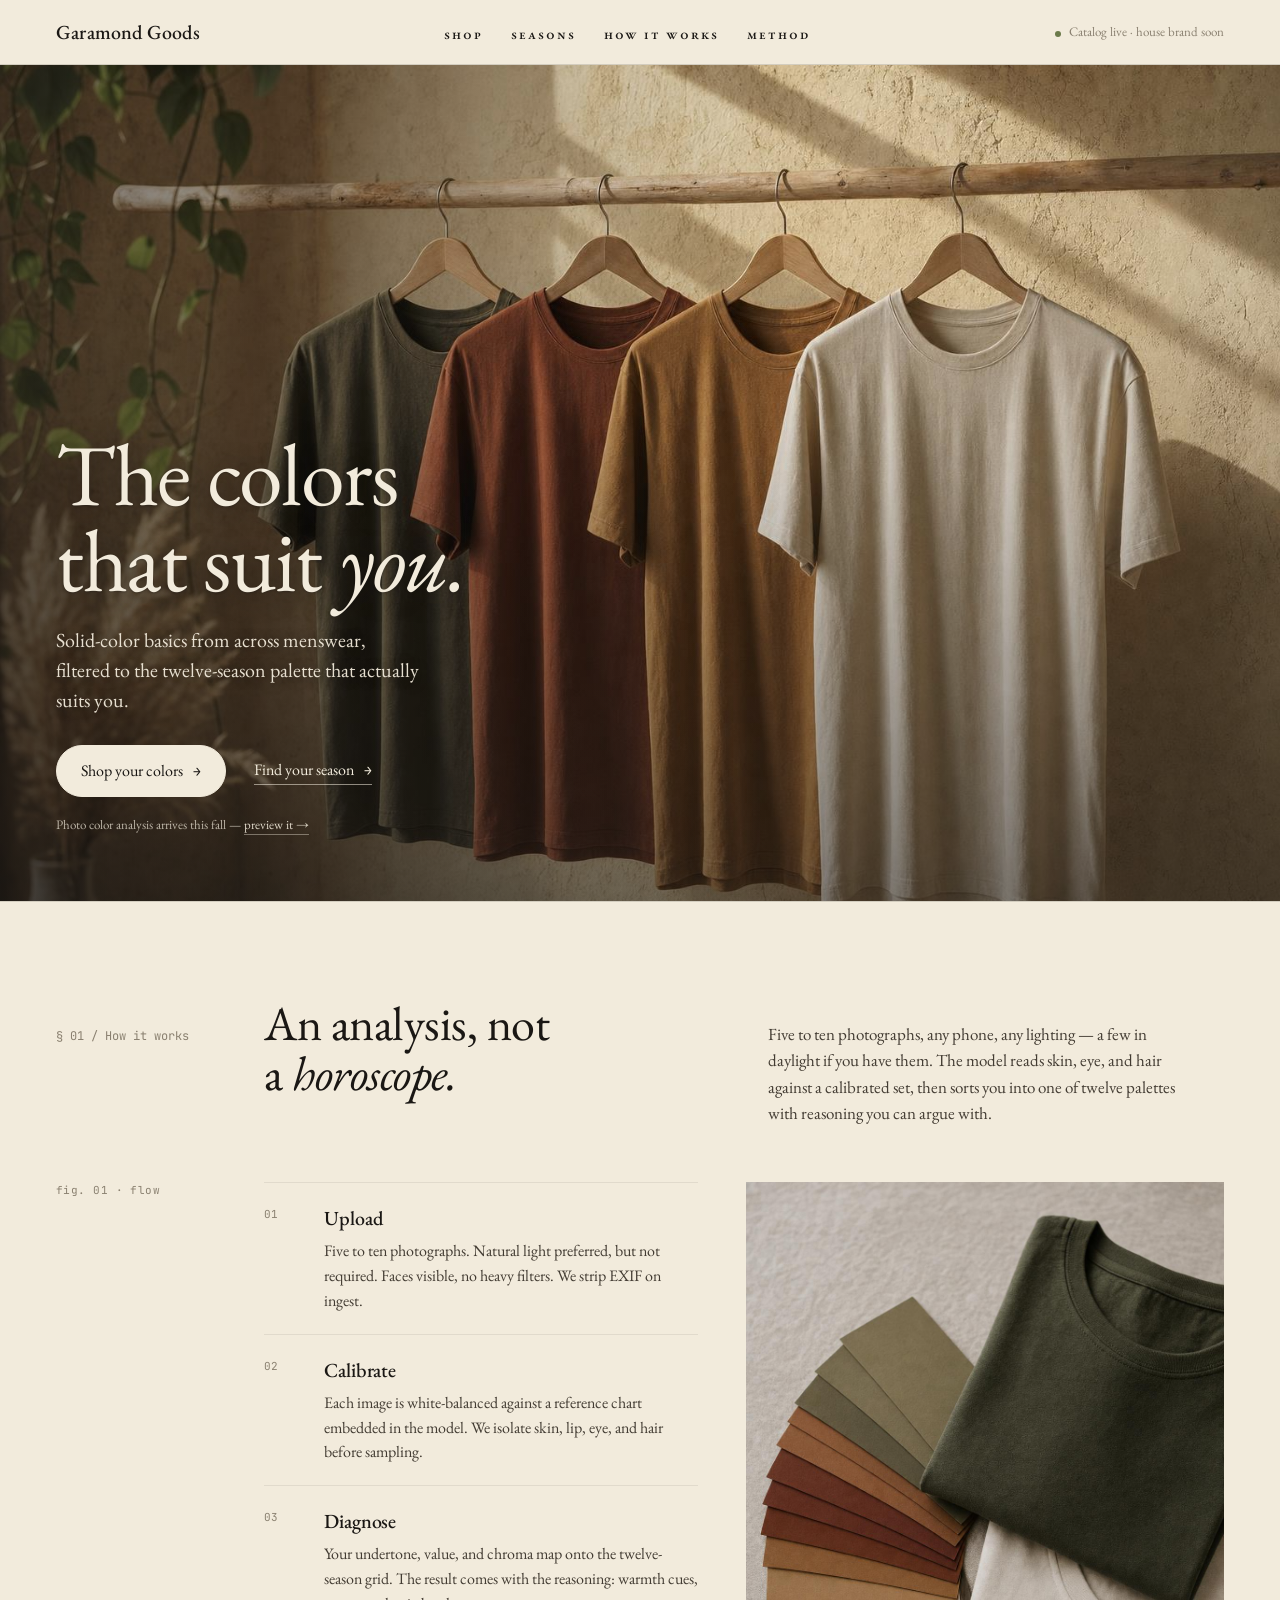
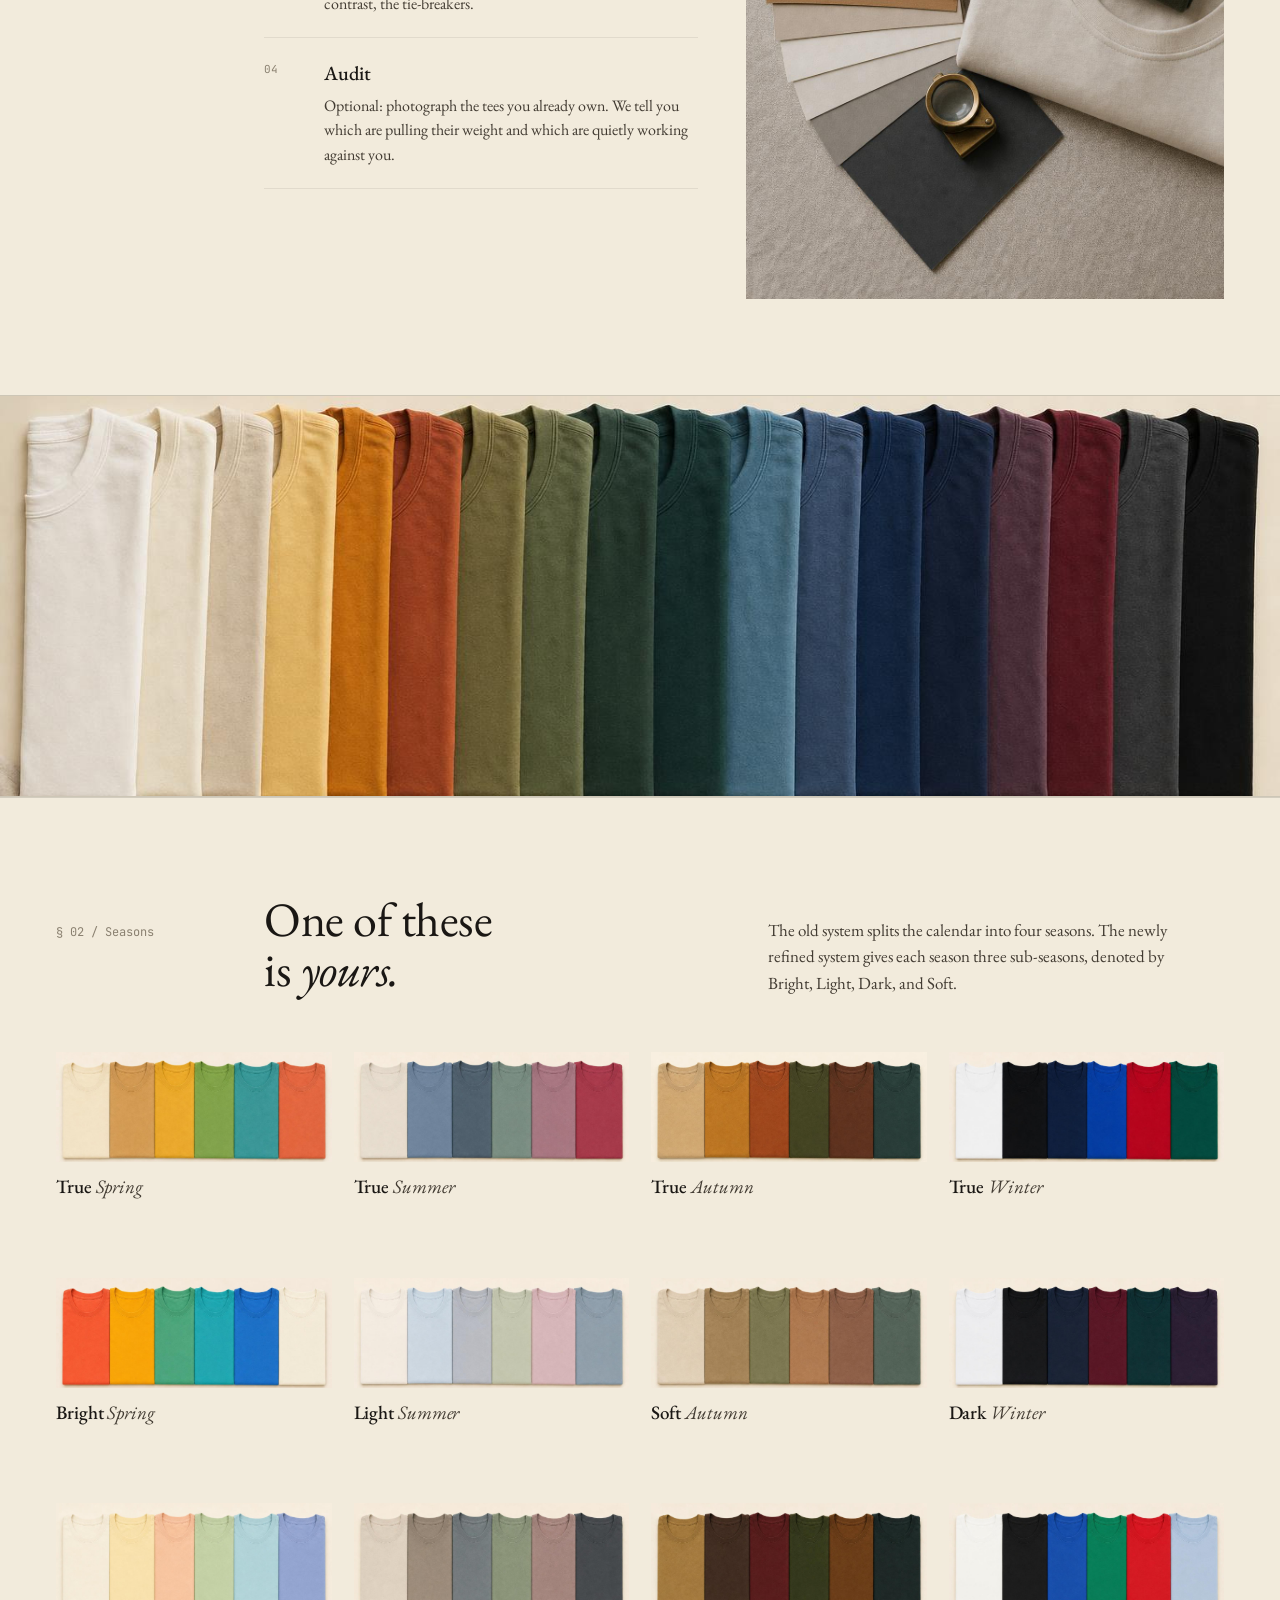
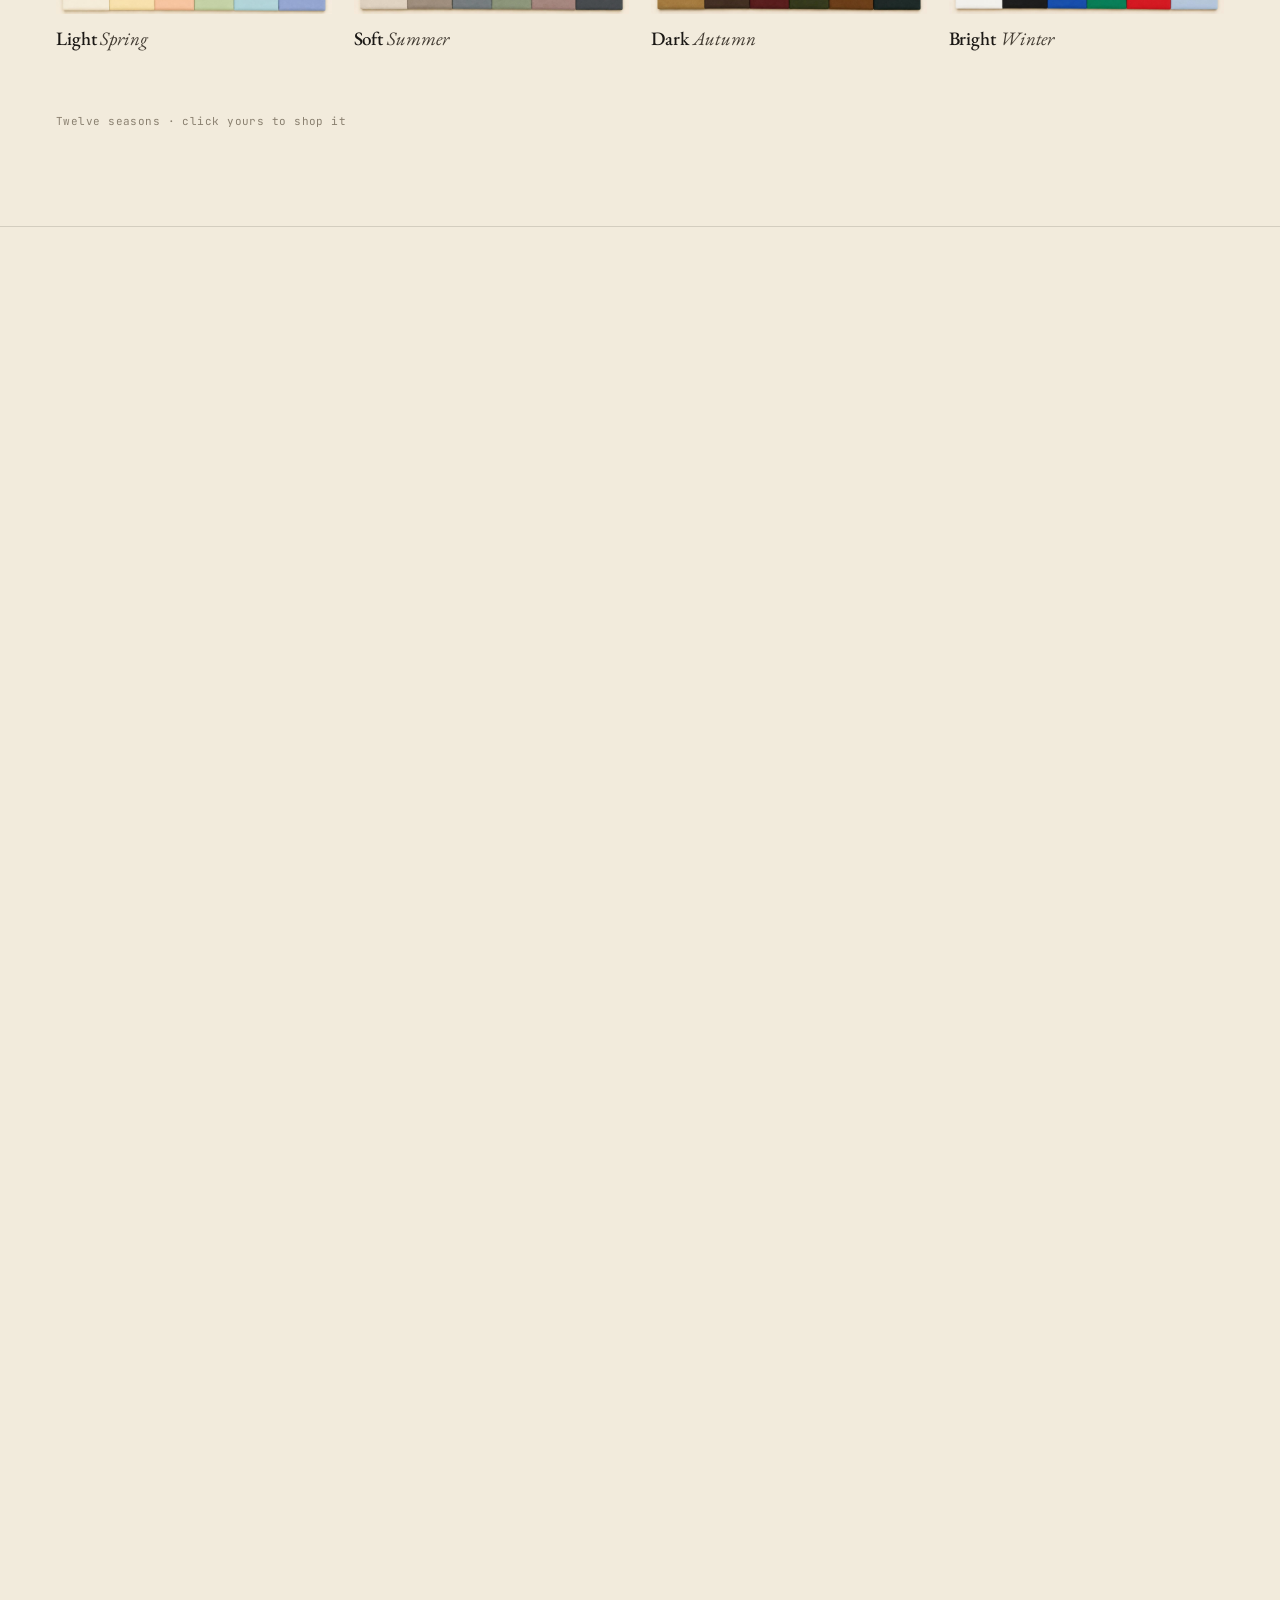
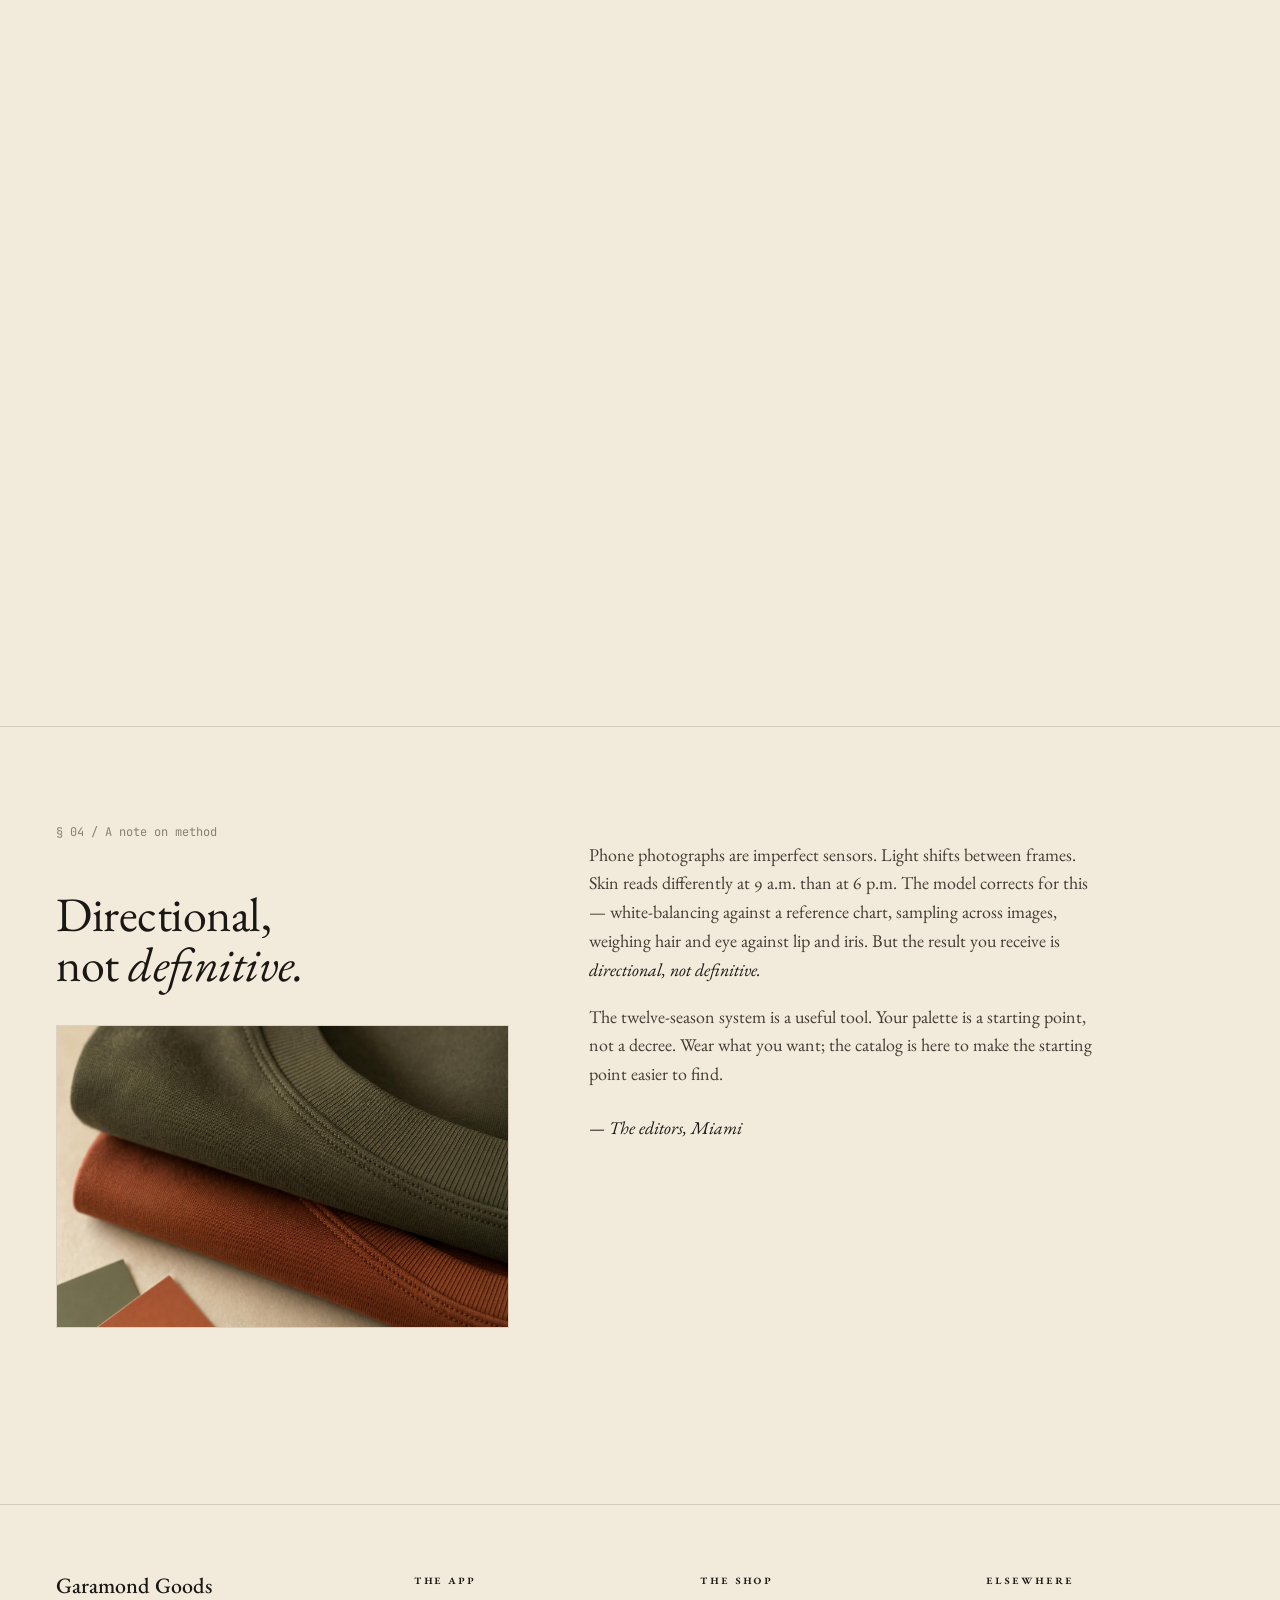
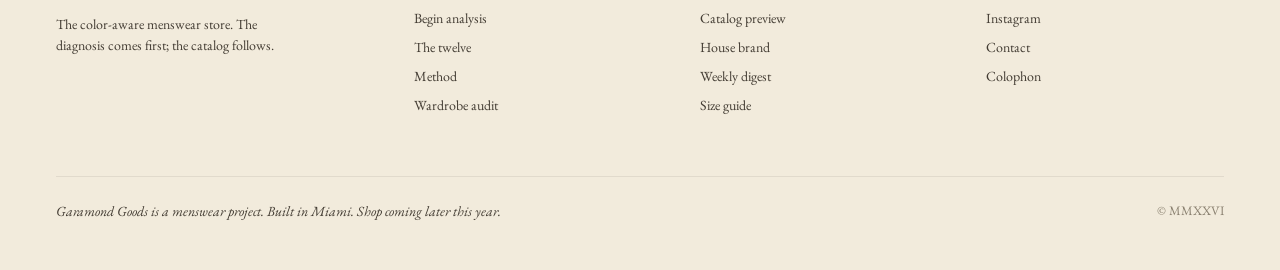
<file: index.html>
<!doctype html>
<html lang="en">
<head>
<meta charset="utf-8" />
<meta name="viewport" content="width=device-width, initial-scale=1" />
<title>Garamond Goods — The colors that suit you.</title>
<meta name="description" content="Twelve-season color analysis for men, paired with a catalog of solid-color basics filtered to your palette. Built in Miami." />
<link rel="canonical" href="https://garamondgoods.com/" />
<meta name="theme-color" content="#1a1714" />

<meta property="og:title" content="Garamond Goods — The colors that suit you." />
<meta property="og:description" content="A menswear color-analysis tool and a curated catalog of solid-color basics, filtered to your season." />
<meta property="og:type" content="website" />
<meta property="og:url" content="https://garamondgoods.com/" />
<meta name="twitter:card" content="summary_large_image" />

<link rel="preconnect" href="https://fonts.googleapis.com" />
<link rel="preconnect" href="https://fonts.gstatic.com" crossorigin />
<link href="https://fonts.googleapis.com/css2?family=EB+Garamond:ital,wght@0,400;0,500;0,600;1,400;1,500&family=JetBrains+Mono:wght@400;500&display=swap" rel="stylesheet" />
<link rel="stylesheet" href="styles.css" />
</head>
<body>

<!-- ============================================================ -->
<!-- Nav                                                          -->
<!-- ============================================================ -->
<nav class="top">
  <div class="wrap inner">
    <a class="brand" href="#top" aria-label="Garamond Goods home">Garamond Goods</a>
    <ul>
      <li><a href="#catalog"  class="sc">Shop</a></li>
      <li><a href="#seasons"  class="sc">Seasons</a></li>
      <li><a href="#analysis" class="sc">How it works</a></li>
      <li><a href="#method"   class="sc">Method</a></li>
    </ul>
    <div class="status"><span class="dot"></span>Catalog live · house brand soon</div>
  </div>
</nav>

<!-- ============================================================ -->
<!-- Hero — full-bleed image; headline in cream over a soft scrim   -->
<!-- ============================================================ -->
<section class="hero-full" id="top">
  <img class="hero-bg" src="img/hang-rail.jpg" alt="Solid-color cotton tees on wooden hangers along a rail against a sunlit plaster wall" />
  <div class="hero-veil"></div>
  <div class="wrap hero-inner">
    <div class="hero-copy fade-in">
      <h1 class="display">The colors<br />that suit <em>you.</em></h1>
      <p class="subline">
        Solid-color basics from across menswear, filtered to the
        twelve-season palette that actually suits you.
      </p>
      <div class="cta-row">
        <a class="cta-link primary" href="#catalog">Shop your colors <span class="arr">→</span></a>
        <a class="cta-link" href="#seasons">Find your season <span class="arr">→</span></a>
      </div>
      <div class="cta-aside">
        Photo color analysis arrives this fall —
        <button class="linkish" data-open-upload type="button">preview it →</button>
      </div>
    </div>
  </div>
</section>

<!-- ============================================================ -->
<!-- § 01 / How it works                                          -->
<!-- ============================================================ -->
<section class="spread" id="analysis">
  <div class="wrap">
    <div class="spread-head fade-in">
      <div class="num">§ 01 / How it works</div>
      <h2>An analysis, not<br />a <em>horoscope.</em></h2>
      <div class="deck">
        Five to ten photographs, any phone, any lighting — a few in
        daylight if you have them. The model reads skin, eye, and hair
        against a calibrated set, then sorts you into one of twelve
        palettes with reasoning you can argue with.
      </div>
    </div>

    <div class="how-grid fade-in">
      <div class="num mono">fig. 01 · flow</div>

      <div class="steps">
        <div class="step">
          <div class="n">01</div>
          <div>
            <h3>Upload</h3>
            <p>Five to ten photographs. Natural light preferred, but not required. Faces visible, no heavy filters. We strip EXIF on ingest.</p>
          </div>
        </div>
        <div class="step">
          <div class="n">02</div>
          <div>
            <h3>Calibrate</h3>
            <p>Each image is white-balanced against a reference chart embedded in the model. We isolate skin, lip, eye, and hair before sampling.</p>
          </div>
        </div>
        <div class="step">
          <div class="n">03</div>
          <div>
            <h3>Diagnose</h3>
            <p>Your undertone, value, and chroma map onto the twelve-season grid. The result comes with the reasoning: warmth cues, contrast, the tie-breakers.</p>
          </div>
        </div>
        <div class="step">
          <div class="n">04</div>
          <div>
            <h3>Audit</h3>
            <p>Optional: photograph the tees you already own. We tell you which are pulling their weight and which are quietly working against you.</p>
          </div>
        </div>
      </div>

      <div>
        <div class="shot tall">
          <img class="shot-img" src="img/method.jpg" alt="A color-atelier desk — a fanned arc of swatch cards, a brass loupe, and two folded tees in olive and bone on linen" loading="lazy" onerror="this.remove()" />
        </div>
      </div>
    </div>
  </div>
</section>

<!-- ============================================================ -->
<!-- Full-bleed spectrum band — one bold photographic moment      -->
<!-- ============================================================ -->
<section class="band" aria-label="The full spectrum of solid-color basics">
  <figure class="band-figure">
    <img src="img/spectrum.jpg" alt="A long row of folded cotton tees flowing through the full color spectrum — cream and gold through rust, olive, teal, navy and burgundy to charcoal" loading="lazy" onerror="this.closest('.band').remove()" />
  </figure>
</section>

<!-- ============================================================ -->
<!-- § 02 / Seasons — populated by app.js from window.SEASONS     -->
<!-- ============================================================ -->
<section class="spread" id="seasons">
  <div class="wrap">
    <div class="spread-head fade-in">
      <div class="num">§ 02 / Seasons</div>
      <h2>One of these<br />is <em>yours.</em></h2>
      <div class="deck">
        The old system splits the calendar into four seasons. The newly
        refined system gives each season three sub-seasons, denoted by
        Bright, Light, Dark, and Soft.
      </div>
    </div>

    <div class="fade-in">
      <div class="seasons" id="season-grid">
        <!-- 12 cards rendered by app.js — pre-rendering kept out so palette.js
             stays the single source of truth. -->
      </div>
      <div class="seasons-meta">
        <span>Twelve seasons · click yours to shop it</span>
      </div>
    </div>
  </div>
</section>

<!-- ============================================================ -->
<!-- § 03 / Catalog — filters + product grid rendered by app.js   -->
<!-- ============================================================ -->
<section class="spread" id="catalog">
  <div class="wrap">
    <div class="spread-head fade-in">
      <div class="num">§ 03 / The catalog</div>
      <h2>Filtered to<br />your <em>season.</em></h2>
      <div class="deck">
        Solid-color basics from across menswear, matched to each season by
        color. Pick a season — every tee shown suits it. Links go out to the
        brand; we may earn a commission.
      </div>
    </div>

    <div class="fade-in">
      <div class="filters" id="family-filters">
        <span class="label mono">SEASON</span>
        <!-- chips rendered by app.js -->
      </div>

      <div class="filters" id="sub-filters">
        <span class="label mono">SUB‑SEASON</span>
        <!-- chips rendered by app.js -->
      </div>

      <div class="color-filter" id="color-filters">
        <span class="label mono">COLOR</span>
        <!-- swatches rendered by app.js -->
      </div>

      <div class="catalog-grid" id="catalog-grid">
        <!-- 6 product cards rendered by app.js -->
      </div>

      <div class="catalog-foot">
        <div class="mono" id="catalog-counter">
          <!-- updated by app.js -->
        </div>
        <div class="disclosure">
          Affiliate links — Garamond Goods may earn a commission on purchases.
          Prices &amp; availability are set by each brand.
        </div>
      </div>
    </div>
  </div>
</section>

<!-- ============================================================ -->
<!-- § 04 / Method                                                -->
<!-- ============================================================ -->
<section class="spread" id="method">
  <div class="wrap">
    <div class="method-layout fade-in">
      <div class="method-side">
        <div class="num">§ 04 / A note on method</div>
        <h2>Directional,<br />not <em>definitive.</em></h2>
        <figure class="method-figure">
          <img src="img/texture.jpg" alt="Macro detail of heavyweight cotton jersey — the knit and ribbed collar of folded olive and rust tees" loading="lazy" onerror="this.closest('.method-figure').remove()" />
        </figure>
      </div>
      <div class="body">
        <p>
          Phone photographs are imperfect sensors. Light shifts between
          frames. Skin reads differently at 9 a.m. than at 6 p.m. The
          model corrects for this — white-balancing against a reference
          chart, sampling across images, weighing hair and eye against
          lip and iris. But the result you receive is
          <em>directional, not definitive.</em>
        </p>
        <p>
          The twelve-season system is a useful tool. Your palette is a
          starting point, not a decree. Wear what you want; the catalog
          is here to make the starting point easier to find.
        </p>
        <p class="signoff">— The editors, Miami</p>
      </div>
    </div>
  </div>
</section>

<!-- ============================================================ -->
<!-- Footer                                                       -->
<!-- ============================================================ -->
<footer class="foot">
  <div class="wrap">
    <div class="foot-grid">
      <div>
        <div class="foot-brand">Garamond Goods</div>
        <div class="foot-blurb">
          The color-aware menswear store. The diagnosis comes first;
          the catalog follows.
        </div>
      </div>
      <div>
        <h4 class="sc">The App</h4>
        <ul>
          <li><a href="#analysis">Begin analysis</a></li>
          <li><a href="#seasons">The twelve</a></li>
          <li><a href="#method">Method</a></li>
          <li><a href="#analysis">Wardrobe audit</a></li>
        </ul>
      </div>
      <div>
        <h4 class="sc">The Shop</h4>
        <ul>
          <li><a href="#catalog">Catalog preview</a></li>
          <li><a href="#">House brand</a></li>
          <li><a href="#">Weekly digest</a></li>
          <li><a href="#">Size guide</a></li>
        </ul>
      </div>
      <div>
        <h4 class="sc">Elsewhere</h4>
        <ul>
          <li><a href="#">Instagram</a></li>
          <li><a href="#">Contact</a></li>
          <li><a href="#">Colophon</a></li>
        </ul>
      </div>
    </div>
    <div class="foot-line">
      <div class="tag">
        Garamond Goods is a menswear project. Built in Miami. Shop coming later this year.
      </div>
      <div>© MMXXVI</div>
    </div>
  </div>
</footer>

<!-- ============================================================ -->
<!-- Upload modal — hidden by default, opened by data-open-upload -->
<!-- ============================================================ -->
<div class="modal-backdrop" id="upload-backdrop" role="dialog" aria-modal="true" aria-labelledby="upload-title" aria-hidden="true">
  <div class="modal">
    <button class="close" id="upload-close" type="button">CLOSE · ESC</button>
    <h3 id="upload-title">Preview the <em>analysis</em></h3>
    <div class="sub">
      A preview — the photo analysis launches this fall. Five to ten
      photographs, any phone, faces visible. For now, find your season by
      browsing the twelve seasons.
    </div>

    <div class="drop" id="upload-drop">
      <div class="glyph">✦</div>
      <div class="t">Drop your photographs here</div>
      <div class="s">JPG, PNG, HEIC · up to 10 files · EXIF stripped on upload</div>
      <div class="browse" id="upload-browse">or browse</div>
    </div>

    <div class="thumbs" id="upload-thumbs">
      <!-- 10 placeholder slots rendered by app.js -->
    </div>

    <div class="specs">
      <div class="item">
        <div class="l">PHOTOS</div>
        <div class="v" id="upload-count-v">0 of 10 (5 more to begin)</div>
      </div>
      <div class="item">
        <div class="l">ESTIMATED TIME</div>
        <div class="v">~ 2 minutes</div>
      </div>
      <div class="item">
        <div class="l">PRIVACY</div>
        <div class="v">EXIF stripped · photos auto-delete in 24h</div>
      </div>
    </div>
  </div>
</div>

<script src="log.js"></script>
<script src="tee.js"></script>
<script src="palette.js"></script>
<script src="classify.js"></script>
<script src="catalog.js"></script>
<script src="app.js"></script>
</body>
</html>
</file>
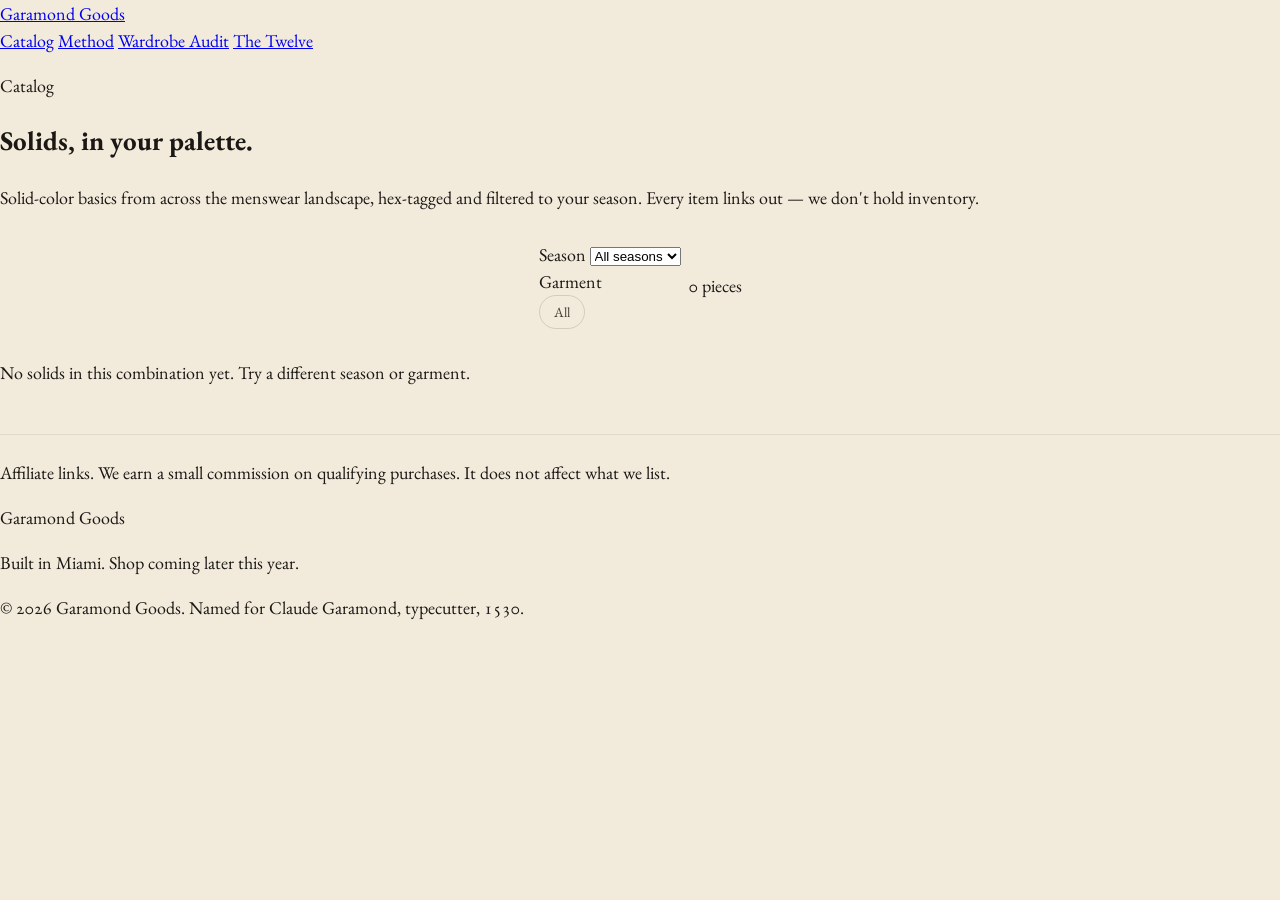
<file: catalog.html>
<!doctype html>
<html lang="en">
<head>
<meta charset="utf-8" />
<meta name="viewport" content="width=device-width, initial-scale=1" />
<title>Catalog — Garamond Goods</title>
<meta name="description" content="Solid-color menswear basics, hex-tagged and filtered to your season. Every item links out — we don't hold inventory." />
<meta name="theme-color" content="#1a1814" />
<link rel="preconnect" href="https://fonts.googleapis.com" />
<link rel="preconnect" href="https://fonts.gstatic.com" crossorigin />
<link href="https://fonts.googleapis.com/css2?family=EB+Garamond:ital,wght@0,400;0,500;0,600;1,400&family=Inter:wght@400;500&display=swap" rel="stylesheet" />
<link rel="stylesheet" href="styles.css" />
</head>
<body>

<header class="site-header">
  <div class="bar">
    <a class="wordmark" href="index.html">Garamond Goods</a>
    <nav class="nav">
      <a href="catalog.html" aria-current="page">Catalog</a>
      <a href="index.html#method">Method</a>
      <a href="index.html#audit">Wardrobe Audit</a>
      <a href="index.html#seasons">The Twelve</a>
    </nav>
  </div>
</header>

<main>

  <!-- Shop head ---------------------------------------------------- -->
  <section class="shop-head">
    <p class="eyebrow">Catalog</p>
    <h1>Solids, in your palette.</h1>
    <p class="sub">Solid-color basics from across the menswear landscape,
       hex-tagged and filtered to your season. Every item links out — we
       don't hold inventory.</p>
  </section>

  <!-- Filters ------------------------------------------------------ -->
  <section class="filters" aria-label="Catalog filters">
    <div class="filter-row">
      <div class="filter season-filter">
        <label for="season-select">Season</label>
        <select id="season-select">
          <option value="all">All seasons</option>
          <!-- optgroups populated by JS -->
        </select>
      </div>
      <div class="filter garment-filter">
        <span class="filter-label">Garment</span>
        <div class="chips" id="garment-chips" role="group" aria-label="Filter by garment">
          <!-- chips populated by JS -->
        </div>
      </div>
    </div>
    <div class="filter-status">
      <span id="result-count" aria-live="polite"></span>
      <button type="button" id="clear-filters" class="link-btn" hidden>Clear filters</button>
    </div>
  </section>

  <!-- Product grid ------------------------------------------------- -->
  <section class="catalog">
    <div class="product-grid" id="product-grid"><!-- populated by JS --></div>
    <p class="empty-state" id="empty-state" hidden>
      No solids in this combination yet. Try a different season or garment.
    </p>
    <p class="catalog-foot">Affiliate links. We earn a small commission on
       qualifying purchases. It does not affect what we list.</p>
  </section>

</main>

<footer class="site-footer">
  <div class="foot-inner">
    <p class="mark">Garamond Goods</p>
    <p class="note">Built in Miami. Shop coming later this year.</p>
    <p class="copy">© 2026 Garamond Goods. Named for Claude Garamond, typecutter, 1530.</p>
  </div>
</footer>

<script src="palette.js"></script>
<script src="catalog.js"></script>
<script src="shop.js"></script>
</body>
</html>
</file>
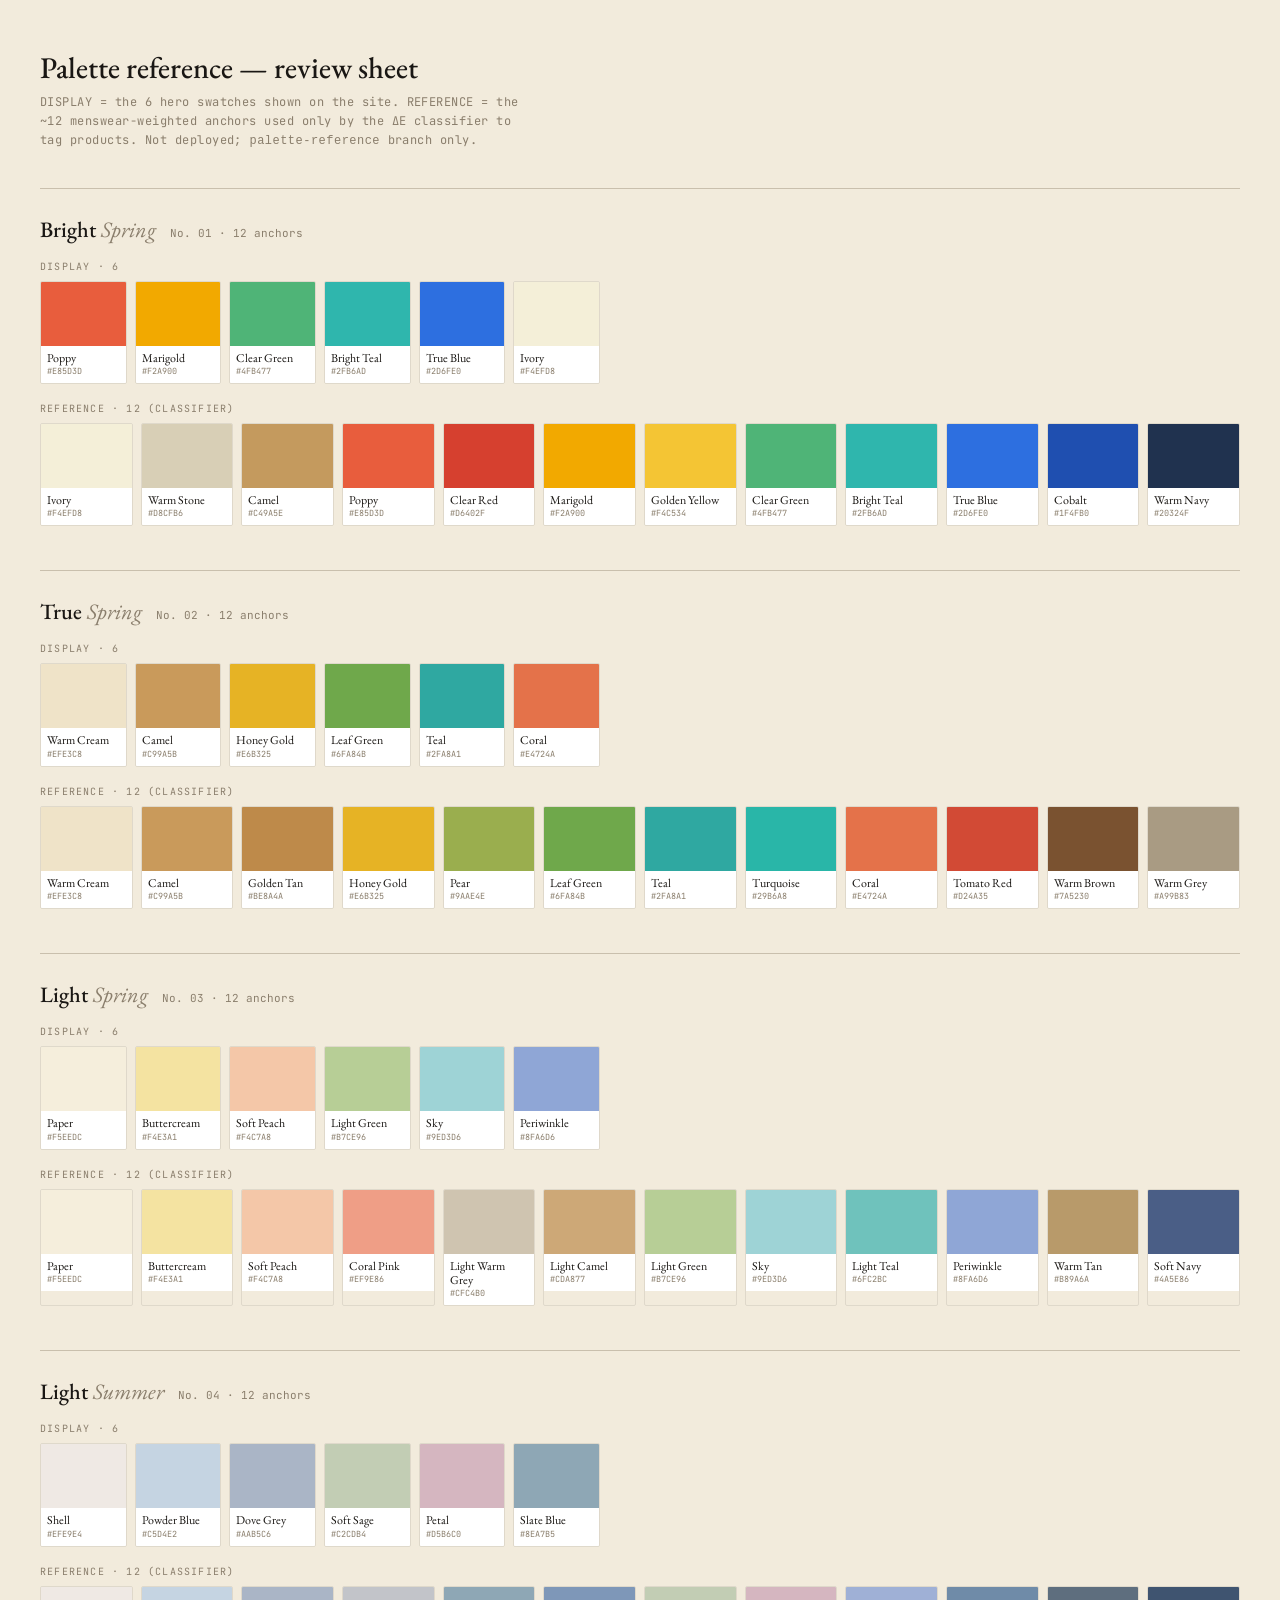
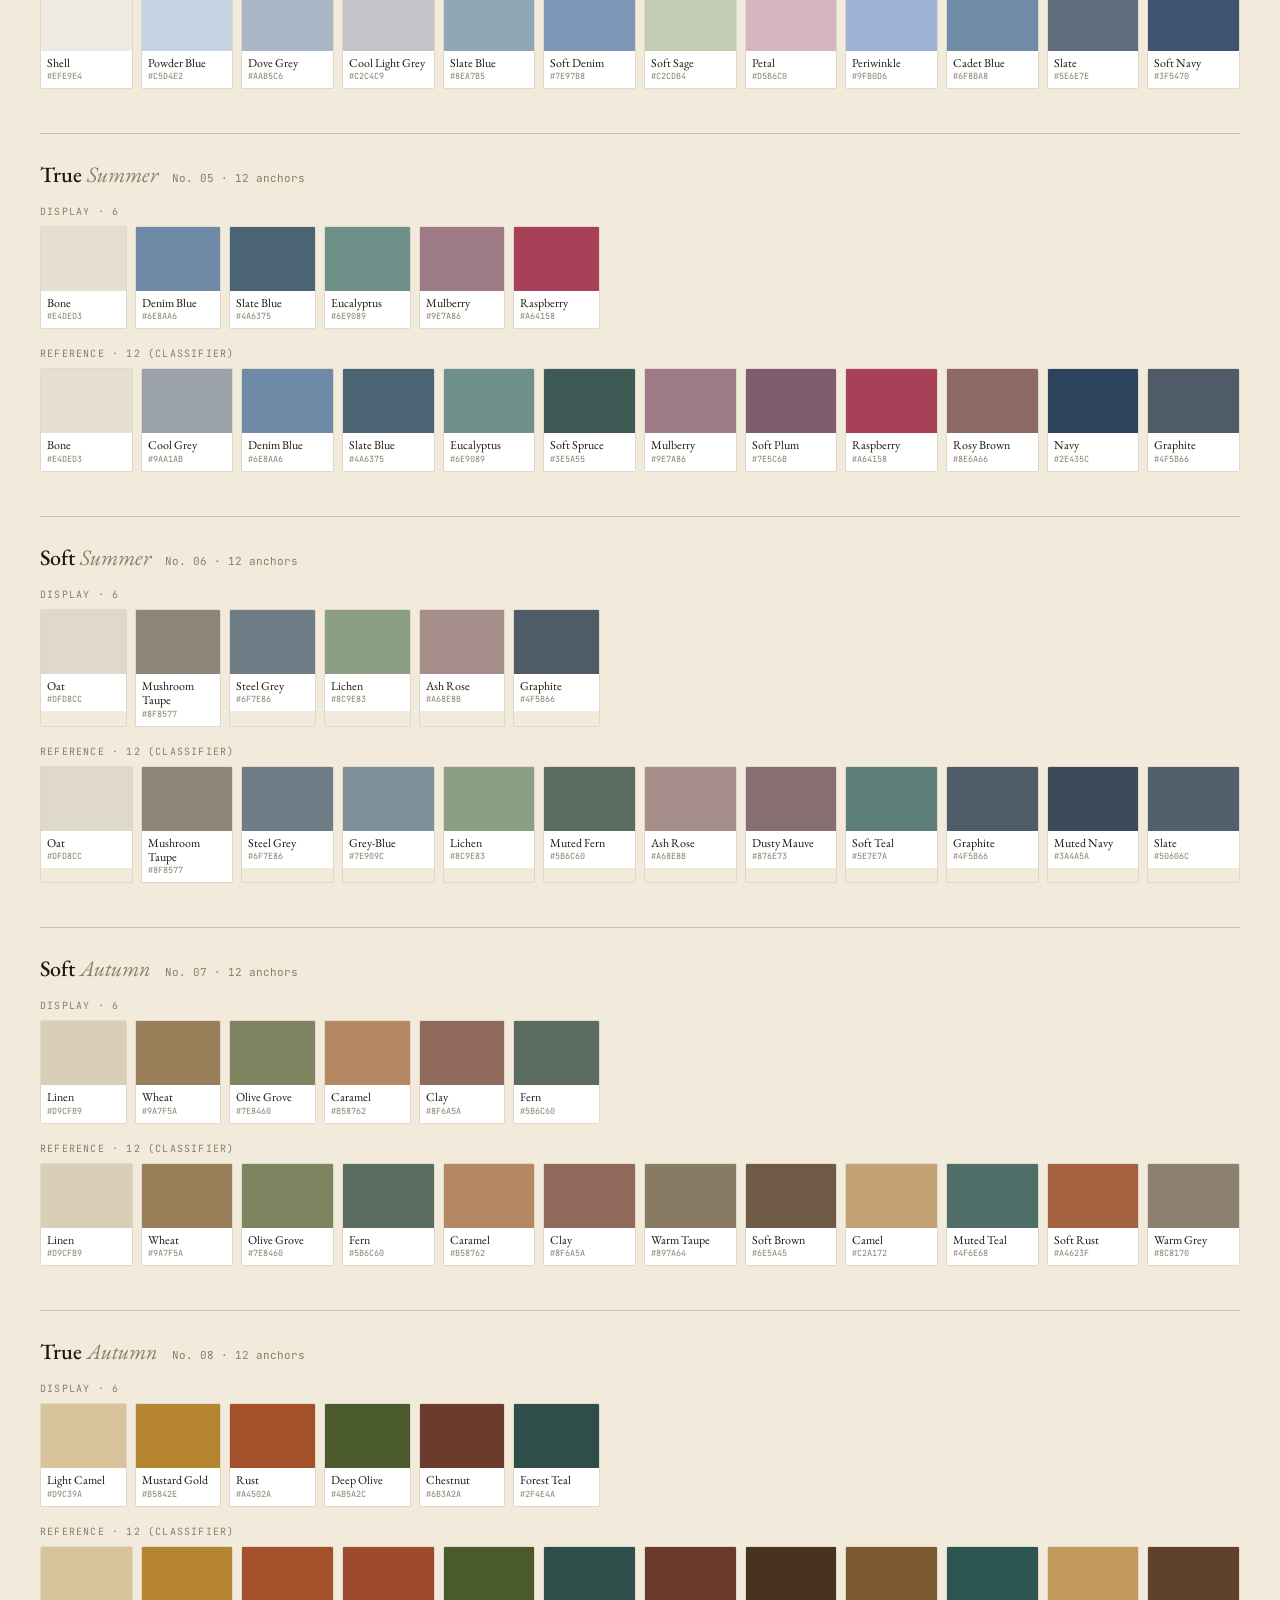
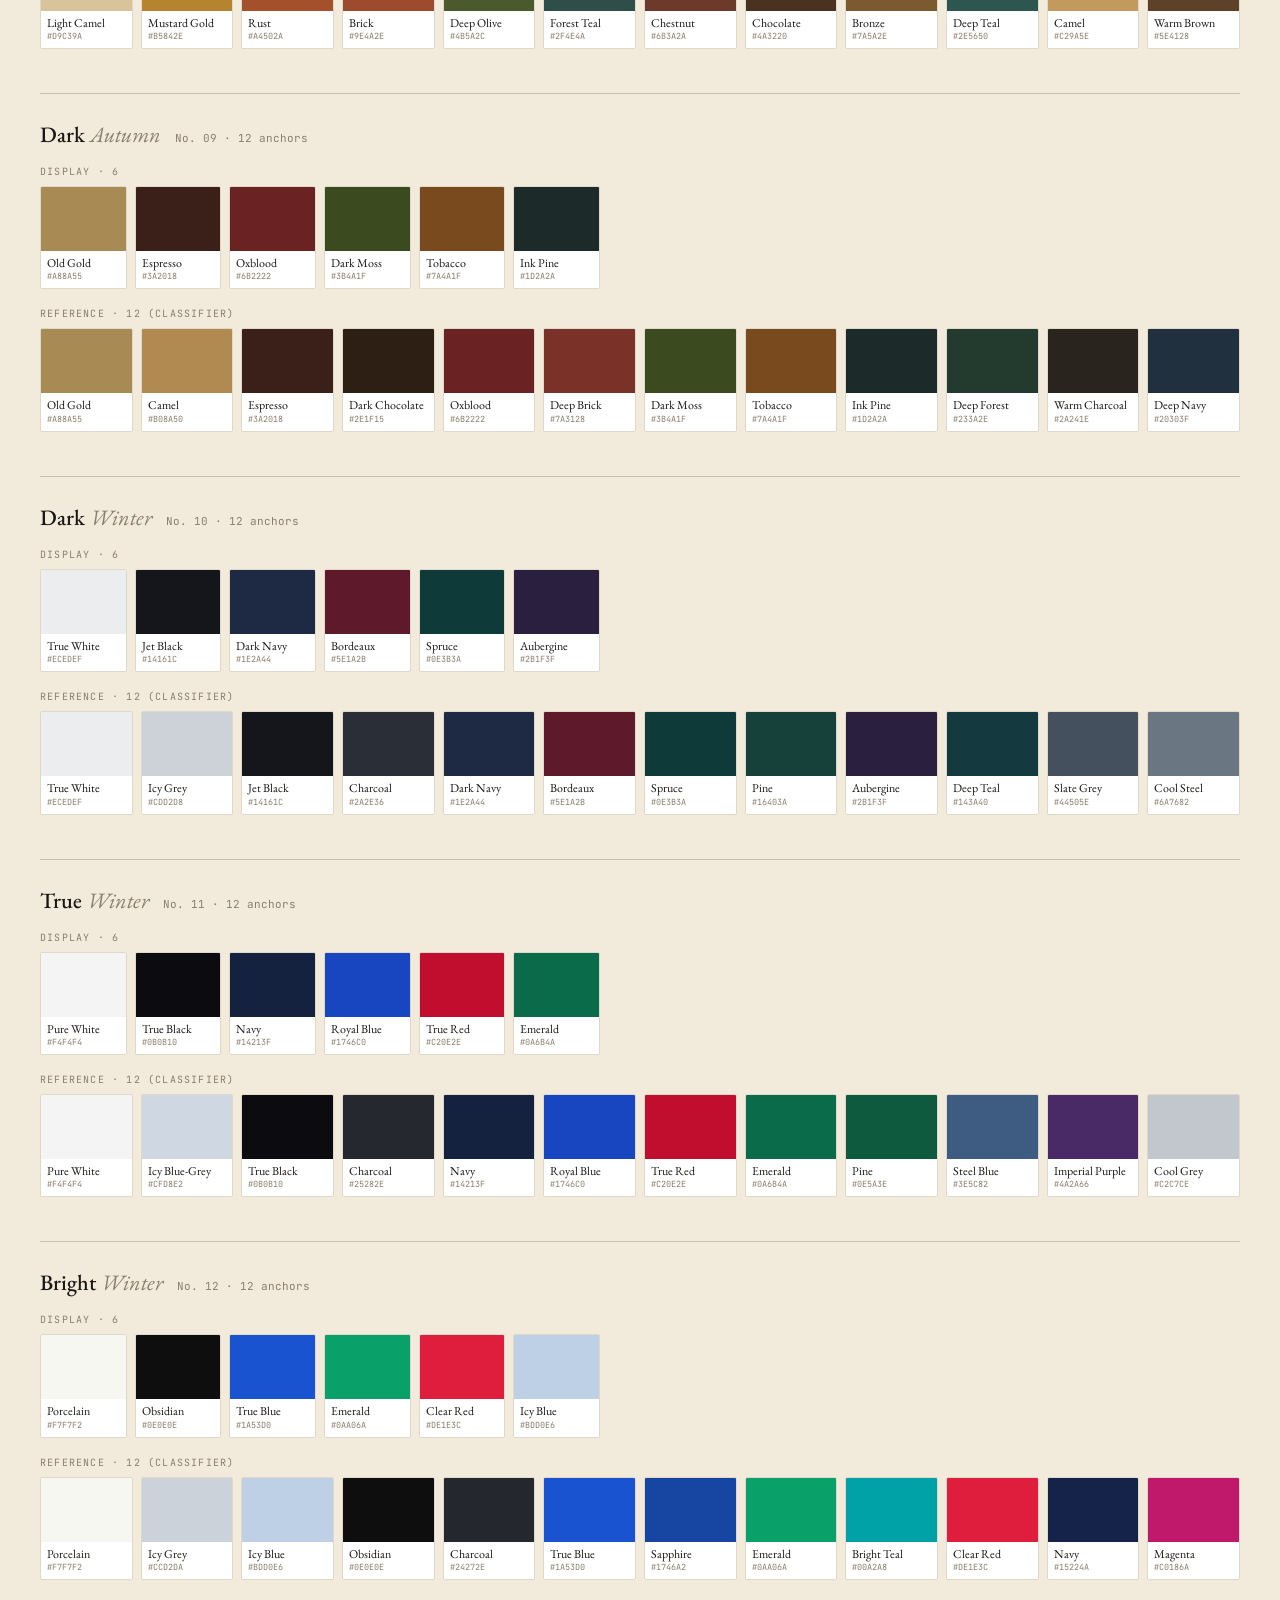
<file: palette-review.html>
<!doctype html>
<html lang="en">
<head>
<meta charset="utf-8" />
<meta name="viewport" content="width=device-width, initial-scale=1" />
<title>Palette review — reference sets</title>
<link href="https://fonts.googleapis.com/css2?family=EB+Garamond:ital,wght@0,400;0,500;1,400&family=JetBrains+Mono:wght@400&display=swap" rel="stylesheet" />
<style>
  :root { --cream:#F2EBDC; --ink:#1a1714; --rule:#c9bfad; --mute:#8a7e6c; }
  * { box-sizing: border-box; }
  body { margin:0; background:var(--cream); color:var(--ink);
    font-family:'EB Garamond',serif; padding:48px 40px 80px; }
  h1 { font-weight:500; font-size:30px; margin:0 0 6px; }
  .sub { font-family:'JetBrains Mono',monospace; font-size:12px; color:var(--mute);
    letter-spacing:.04em; margin-bottom:36px; max-width:70ch; line-height:1.6; }
  .season { border-top:1px solid var(--rule); padding:26px 0; }
  .shead { display:flex; align-items:baseline; gap:14px; margin-bottom:16px; }
  .shead .nm { font-size:22px; font-weight:500; }
  .shead .nm em { font-style:italic; color:var(--mute); font-weight:400; }
  .shead .no { font-family:'JetBrains Mono',monospace; font-size:11px; color:var(--mute); }
  .lab { font-family:'JetBrains Mono',monospace; font-size:10px; letter-spacing:.12em;
    text-transform:uppercase; color:var(--mute); margin:0 0 8px; }
  .row { display:grid; gap:8px; margin-bottom:18px; }
  .row.display { grid-template-columns:repeat(6,1fr); max-width:560px; }
  .row.reference { grid-template-columns:repeat(12,1fr); }
  .chip { border:1px solid rgba(0,0,0,.08); border-radius:2px; overflow:hidden; }
  .chip .sw { height:64px; }
  .chip .cap { padding:5px 6px 6px; background:#fff; }
  .chip .cn { font-size:12px; line-height:1.2; }
  .chip .ch { font-family:'JetBrains Mono',monospace; font-size:8.5px; color:var(--mute); }
  @media (max-width:1100px){ .row.reference{ grid-template-columns:repeat(6,1fr);} }
  @media (max-width:680px){ .row.reference,.row.display{ grid-template-columns:repeat(4,1fr);} }
</style>
</head>
<body>
  <h1>Palette reference — review sheet</h1>
  <div class="sub">DISPLAY = the 6 hero swatches shown on the site. REFERENCE = the ~12 menswear-weighted anchors used only by the &Delta;E classifier to tag products. Not deployed; <code>palette-reference</code> branch only.</div>
  <div id="out"></div>
  <script src="palette.js"></script>
  <script>
    const out = document.getElementById('out');
    const chip = (c) => `<div class="chip"><div class="sw" style="background:${c.hex}"></div>`
      + `<div class="cap"><div class="cn">${c.label}</div><div class="ch">${c.hex.toUpperCase()}</div></div></div>`;
    window.SEASONS.forEach((s, i) => {
      const [fam, ...rest] = s.name.split(' ');
      out.insertAdjacentHTML('beforeend', `
        <section class="season">
          <div class="shead">
            <div class="nm">${fam} <em>${rest.join(' ')}</em></div>
            <div class="no">No. ${String(i+1).padStart(2,'0')} &middot; ${s.reference.length} anchors</div>
          </div>
          <div class="lab">Display &middot; ${s.swatches.length}</div>
          <div class="row display">${s.swatches.map(chip).join('')}</div>
          <div class="lab">Reference &middot; ${s.reference.length} (classifier)</div>
          <div class="row reference">${s.reference.map(chip).join('')}</div>
        </section>`);
    });
  </script>
</body>
</html>
</file>
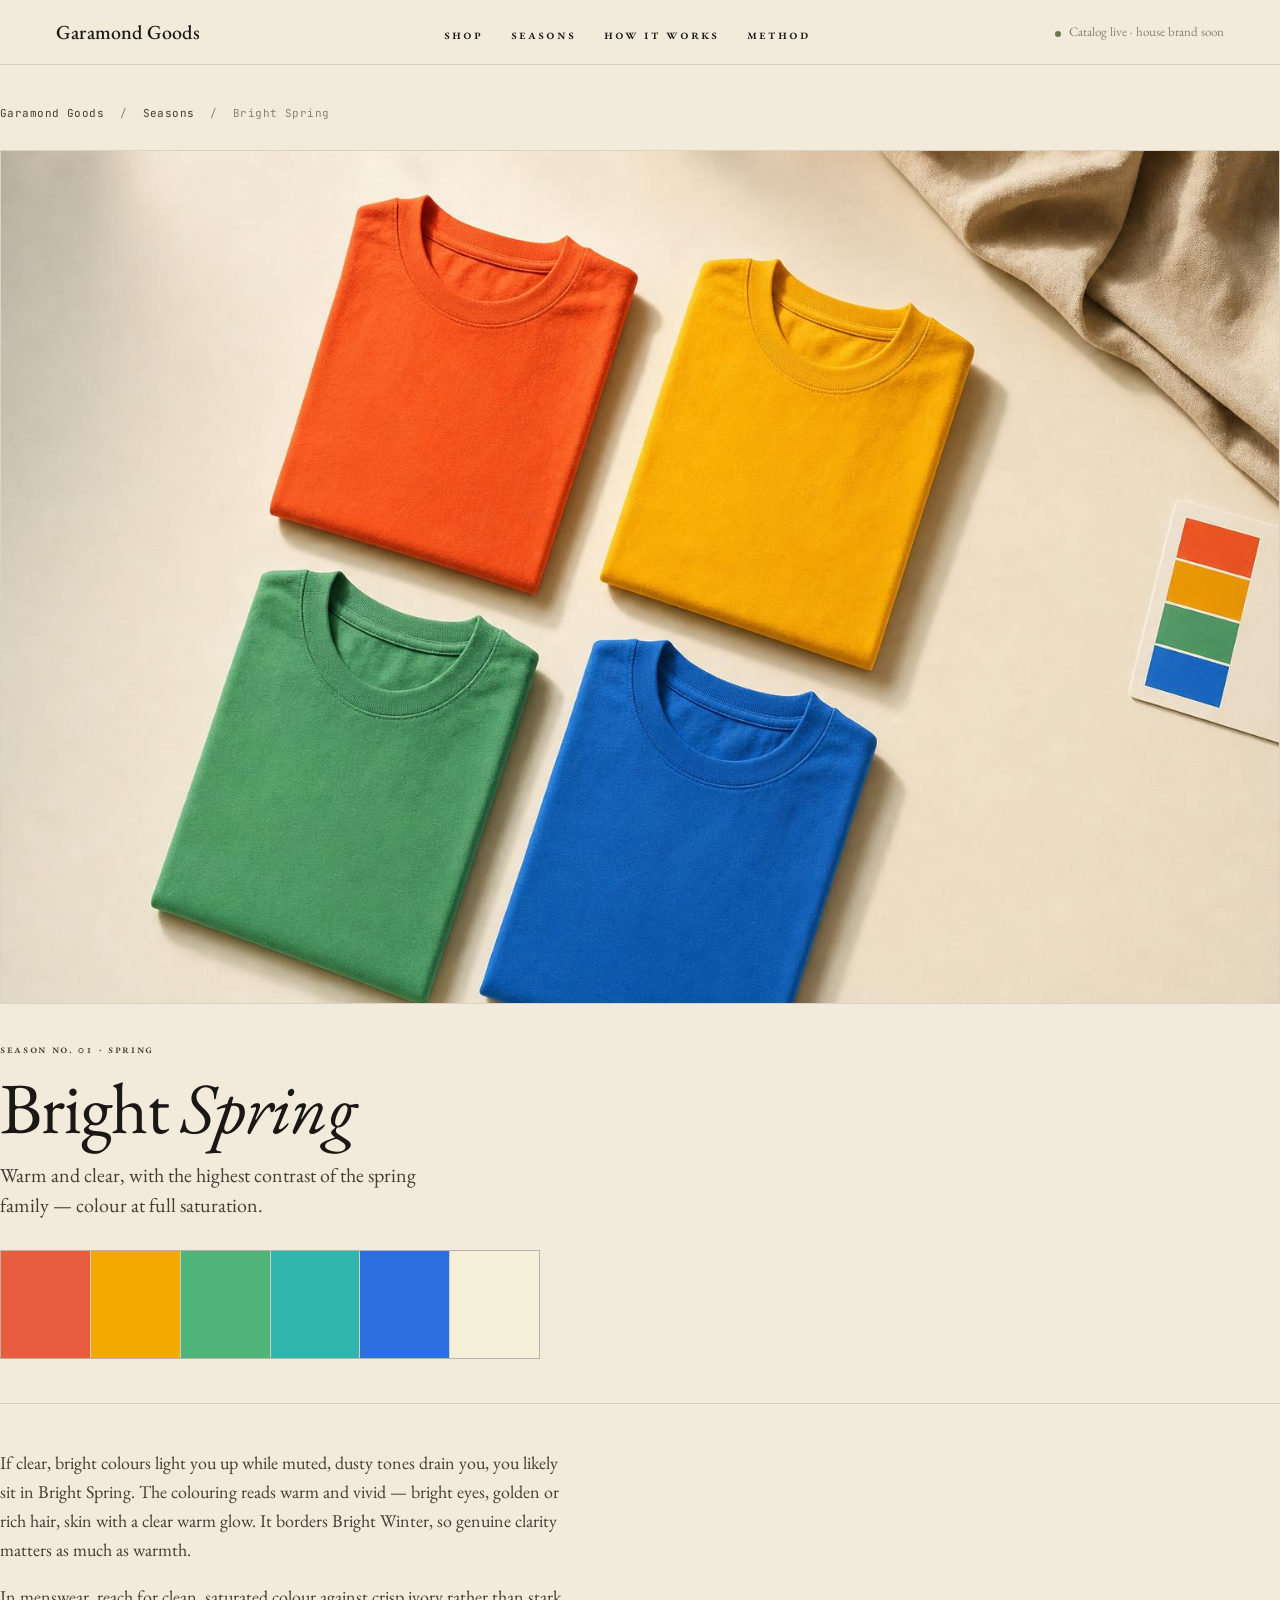
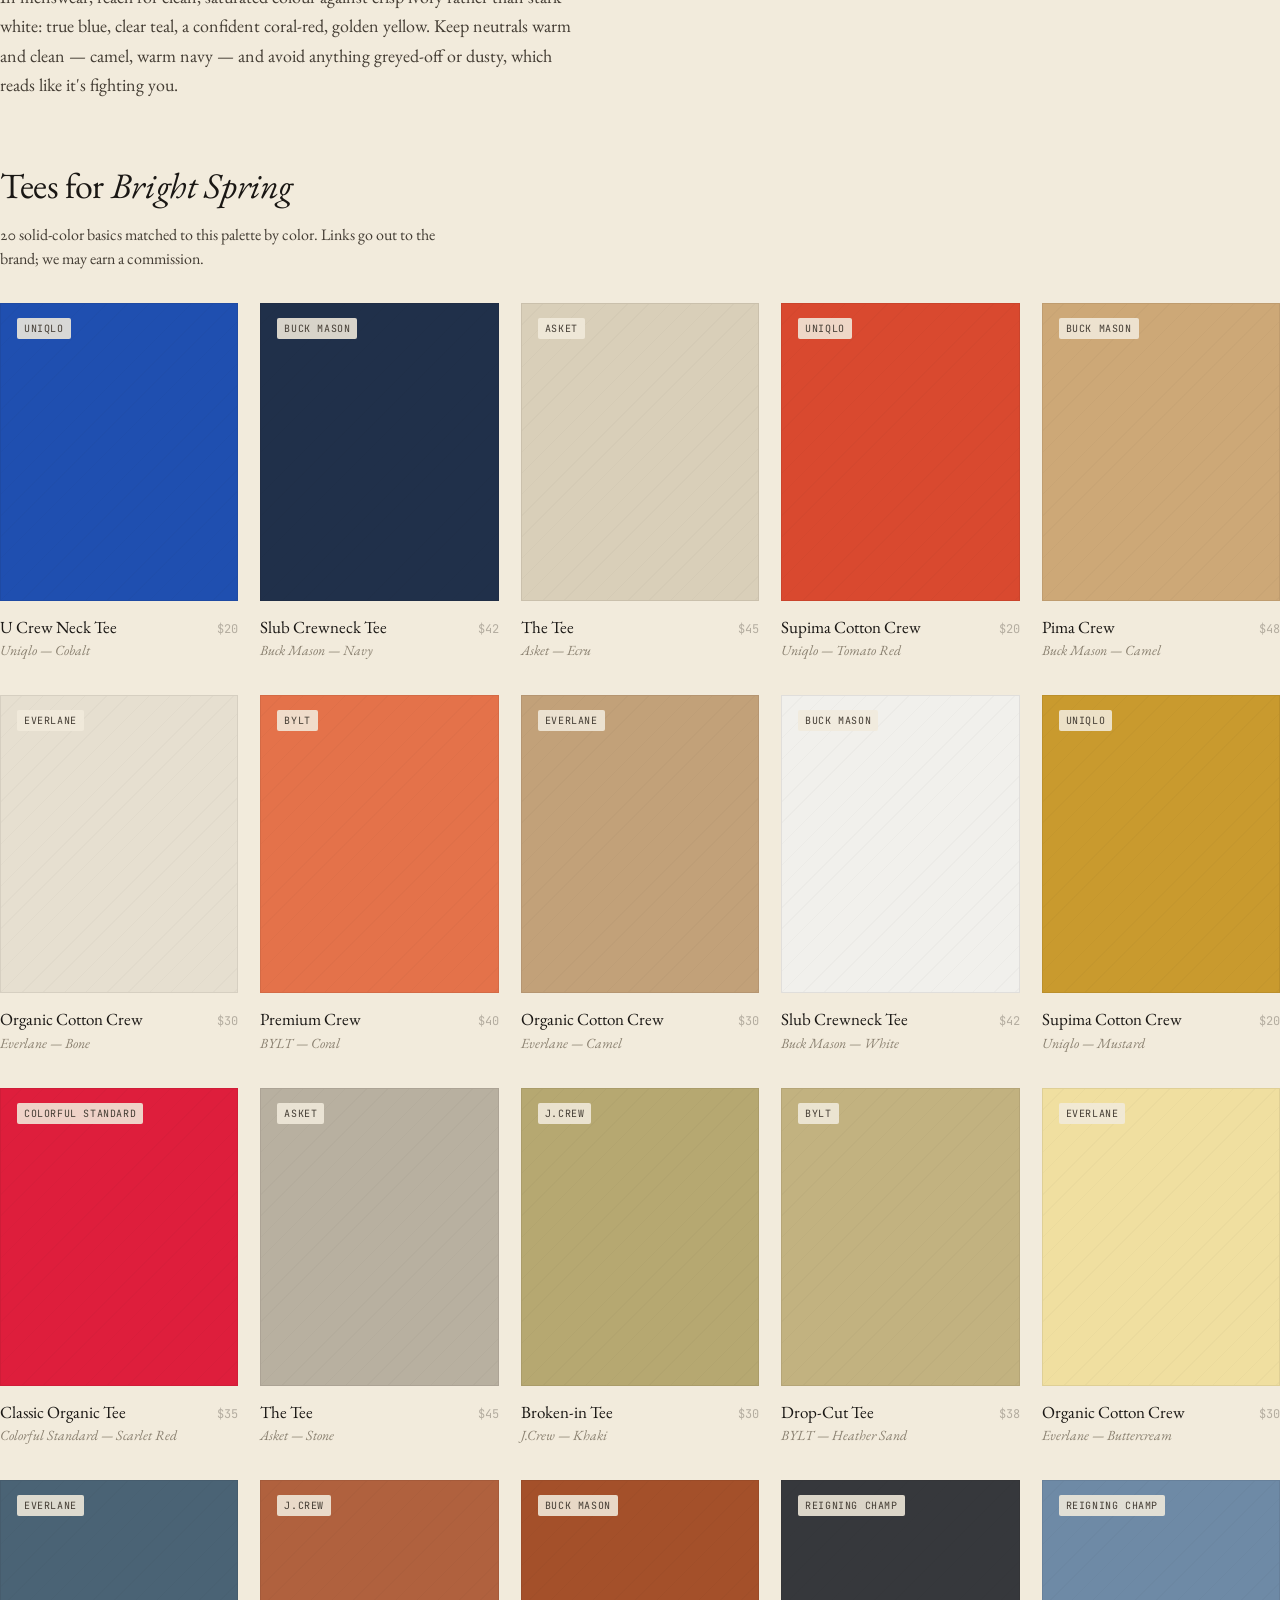
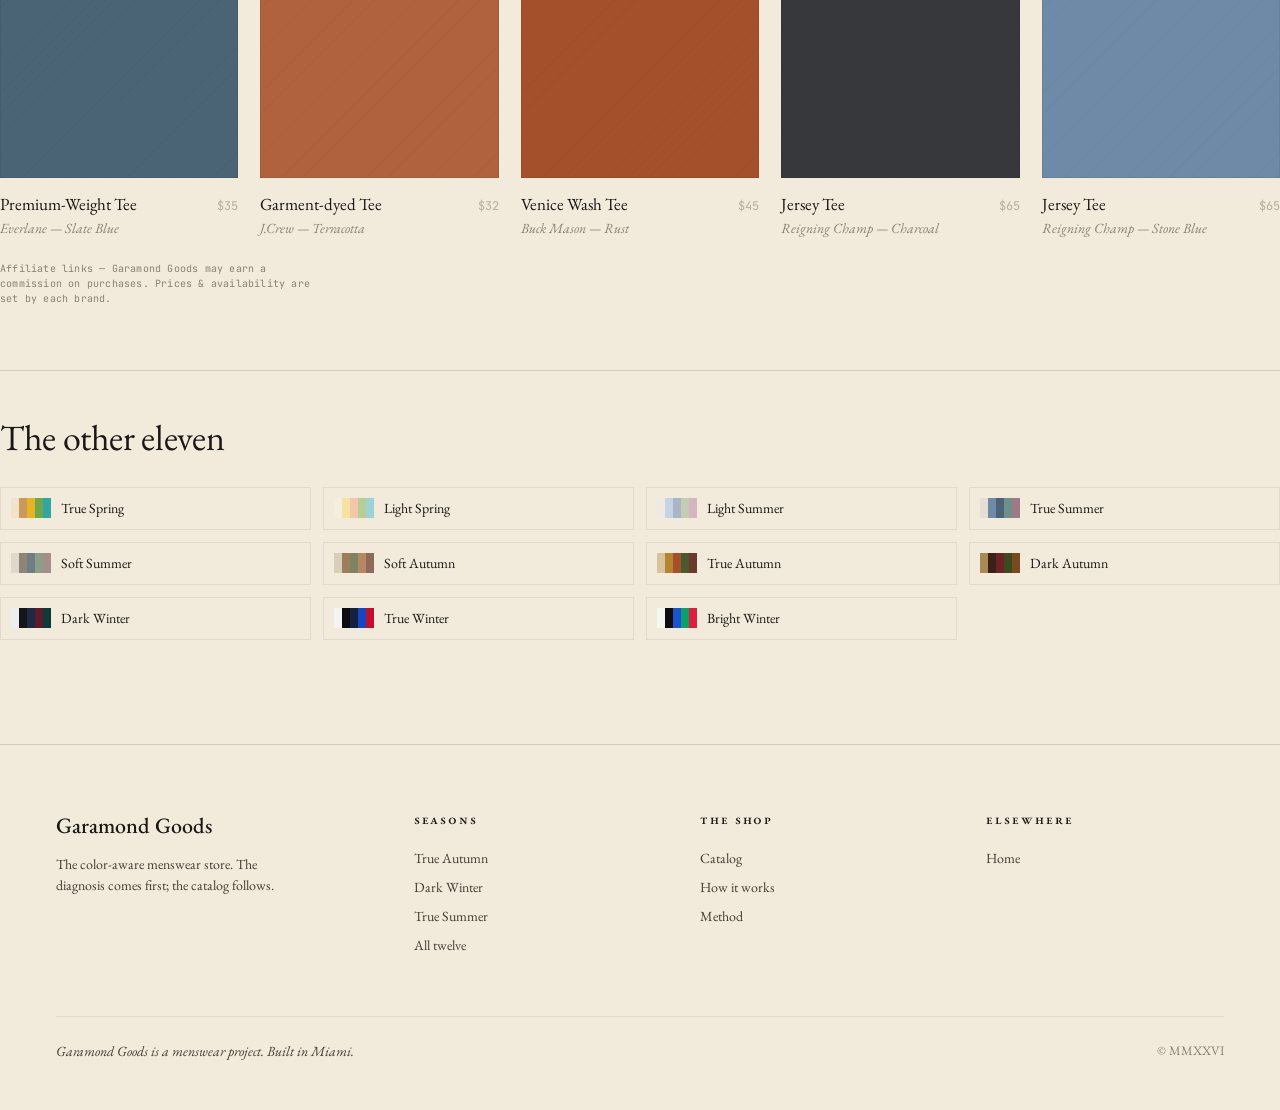
<file: seasons/bright-spring.html>
<!doctype html>
<html lang="en">
<head>
<meta charset="utf-8"/>
<meta name="viewport" content="width=device-width, initial-scale=1"/>
<title>Bright Spring — Men's Color Palette &amp; Tees · Garamond Goods</title>
<meta name="description" content="Bright Spring for men: the warm, clear, high-contrast palette — which colours suit you, how to wear them, and solid tees matched to the season."/>
<link rel="canonical" href="https://garamondgoods.com/seasons/bright-spring"/>
<meta name="theme-color" content="#1a1714"/>
<meta property="og:title" content="Bright Spring — Men's Color Palette & Tees"/>
<meta property="og:description" content="Bright Spring for men: the warm, clear, high-contrast palette — which colours suit you, how to wear them, and solid tees matched to the season."/>
<meta property="og:type" content="website"/>
<meta property="og:url" content="https://garamondgoods.com/seasons/bright-spring"/>
<meta name="twitter:card" content="summary_large_image"/>
<link rel="preconnect" href="https://fonts.googleapis.com"/>
<link rel="preconnect" href="https://fonts.gstatic.com" crossorigin/>
<link href="https://fonts.googleapis.com/css2?family=EB+Garamond:ital,wght@0,400;0,500;0,600;1,400;1,500&family=JetBrains+Mono:wght@400;500&display=swap" rel="stylesheet"/>
<link rel="stylesheet" href="/styles.css"/>
<script type="application/ld+json">{"@context":"https://schema.org","@type":"CollectionPage","name":"Bright Spring — Men's Color Palette & Tees","url":"https://garamondgoods.com/seasons/bright-spring","description":"Bright Spring for men: the warm, clear, high-contrast palette — which colours suit you, how to wear them, and solid tees matched to the season.","breadcrumb":{"@type":"BreadcrumbList","itemListElement":[{"@type":"ListItem","position":1,"name":"Garamond Goods","item":"https://garamondgoods.com/"},{"@type":"ListItem","position":2,"name":"Seasons","item":"https://garamondgoods.com/#seasons"},{"@type":"ListItem","position":3,"name":"Bright Spring","item":"https://garamondgoods.com/seasons/bright-spring"}]},"mainEntity":{"@type":"ItemList","numberOfItems":20,"itemListElement":[{"@type":"ListItem","position":1,"item":{"@type":"Product","name":"Uniqlo U Crew Neck Tee — Cobalt","url":"https://www.uniqlo.com/us/en","category":"Men's T-Shirt"}},{"@type":"ListItem","position":2,"item":{"@type":"Product","name":"Buck Mason Slub Crewneck Tee — Navy","url":"https://www.buckmason.com","category":"Men's T-Shirt"}},{"@type":"ListItem","position":3,"item":{"@type":"Product","name":"Asket The Tee — Ecru","url":"https://www.asket.com","category":"Men's T-Shirt"}},{"@type":"ListItem","position":4,"item":{"@type":"Product","name":"Uniqlo Supima Cotton Crew — Tomato Red","url":"https://www.uniqlo.com/us/en","category":"Men's T-Shirt"}},{"@type":"ListItem","position":5,"item":{"@type":"Product","name":"Buck Mason Pima Crew — Camel","url":"https://www.buckmason.com","category":"Men's T-Shirt"}},{"@type":"ListItem","position":6,"item":{"@type":"Product","name":"Everlane Organic Cotton Crew — Bone","url":"https://www.everlane.com","category":"Men's T-Shirt"}},{"@type":"ListItem","position":7,"item":{"@type":"Product","name":"BYLT Premium Crew — Coral","url":"https://www.byltbasics.com","category":"Men's T-Shirt"}},{"@type":"ListItem","position":8,"item":{"@type":"Product","name":"Everlane Organic Cotton Crew — Camel","url":"https://www.everlane.com","category":"Men's T-Shirt"}},{"@type":"ListItem","position":9,"item":{"@type":"Product","name":"Buck Mason Slub Crewneck Tee — White","url":"https://www.buckmason.com","category":"Men's T-Shirt"}},{"@type":"ListItem","position":10,"item":{"@type":"Product","name":"Uniqlo Supima Cotton Crew — Mustard","url":"https://www.uniqlo.com/us/en","category":"Men's T-Shirt"}},{"@type":"ListItem","position":11,"item":{"@type":"Product","name":"Colorful Standard Classic Organic Tee — Scarlet Red","url":"https://colorfulstandard.com","category":"Men's T-Shirt"}},{"@type":"ListItem","position":12,"item":{"@type":"Product","name":"Asket The Tee — Stone","url":"https://www.asket.com","category":"Men's T-Shirt"}},{"@type":"ListItem","position":13,"item":{"@type":"Product","name":"J.Crew Broken-in Tee — Khaki","url":"https://www.jcrew.com","category":"Men's T-Shirt"}},{"@type":"ListItem","position":14,"item":{"@type":"Product","name":"BYLT Drop-Cut Tee — Heather Sand","url":"https://www.byltbasics.com","category":"Men's T-Shirt"}},{"@type":"ListItem","position":15,"item":{"@type":"Product","name":"Everlane Organic Cotton Crew — Buttercream","url":"https://www.everlane.com","category":"Men's T-Shirt"}},{"@type":"ListItem","position":16,"item":{"@type":"Product","name":"Everlane Premium-Weight Tee — Slate Blue","url":"https://www.everlane.com","category":"Men's T-Shirt"}},{"@type":"ListItem","position":17,"item":{"@type":"Product","name":"J.Crew Garment-dyed Tee — Terracotta","url":"https://www.jcrew.com","category":"Men's T-Shirt"}},{"@type":"ListItem","position":18,"item":{"@type":"Product","name":"Buck Mason Venice Wash Tee — Rust","url":"https://www.buckmason.com","category":"Men's T-Shirt"}},{"@type":"ListItem","position":19,"item":{"@type":"Product","name":"Reigning Champ Jersey Tee — Charcoal","url":"https://www.reigningchamp.com","category":"Men's T-Shirt"}},{"@type":"ListItem","position":20,"item":{"@type":"Product","name":"Reigning Champ Jersey Tee — Stone Blue","url":"https://www.reigningchamp.com","category":"Men's T-Shirt"}}]}}</script>
</head>
<body>
<nav class="top"><div class="wrap inner">
  <a class="brand" href="/">Garamond Goods</a>
  <ul>
    <li><a href="/#catalog" class="sc">Shop</a></li>
    <li><a href="/#seasons" class="sc">Seasons</a></li>
    <li><a href="/#analysis" class="sc">How it works</a></li>
    <li><a href="/#method" class="sc">Method</a></li>
  </ul>
  <div class="status"><span class="dot"></span>Catalog live · house brand soon</div>
</div></nav>
<main class="wrap season-page">
  <nav class="crumb" aria-label="Breadcrumb"><a href="/">Garamond Goods</a> <span>/</span> <a href="/#seasons">Seasons</a> <span>/</span> Bright Spring</nav>
  <figure class="season-hero-figure"><img src="/img/season-bright-spring.jpg" alt="Folded men's cotton tees in the Bright Spring palette" loading="eager"/></figure>
  <header class="season-hero">
    <div class="kicker sc">Season No. 01 · Spring</div>
    <h1 class="display">Bright <em>Spring</em></h1>
    <p class="subline">Warm and clear, with the highest contrast of the spring family — colour at full saturation.</p>
    <div class="season-strip"><div class="swatches"><div class="sw" style="background:#E85D3D" title="Poppy · #E85D3D"><span class="hex">#E85D3D</span></div><div class="sw" style="background:#F2A900" title="Marigold · #F2A900"><span class="hex">#F2A900</span></div><div class="sw" style="background:#4FB477" title="Clear Green · #4FB477"><span class="hex">#4FB477</span></div><div class="sw" style="background:#2FB6AD" title="Bright Teal · #2FB6AD"><span class="hex">#2FB6AD</span></div><div class="sw" style="background:#2D6FE0" title="True Blue · #2D6FE0"><span class="hex">#2D6FE0</span></div><div class="sw" style="background:#F4EFD8" title="Ivory · #F4EFD8"><span class="hex">#F4EFD8</span></div></div></div>
  </header>
  <section class="season-prose">
    <p>If clear, bright colours light you up while muted, dusty tones drain you, you likely sit in Bright Spring. The colouring reads warm and vivid — bright eyes, golden or rich hair, skin with a clear warm glow. It borders Bright Winter, so genuine clarity matters as much as warmth.</p>
    <p>In menswear, reach for clean, saturated colour against crisp ivory rather than stark white: true blue, clear teal, a confident coral-red, golden yellow. Keep neutrals warm and clean — camel, warm navy — and avoid anything greyed-off or dusty, which reads like it's fighting you.</p>
  </section>
  <section class="season-shop">
    <h2>Tees for <em>Bright Spring</em></h2>
    <p class="deck">20 solid-color basics matched to this palette by color. Links go out to the brand; we may earn a commission.</p>
    <div class="catalog-grid"><a class="product" href="https://www.uniqlo.com/us/en" target="_blank" rel="sponsored noopener nofollow" data-id="uniqlo-cobalt-24" data-brand="Uniqlo" data-hex="#1F4FB0" data-season="bright-spring"><div class="photo" style="background:#1F4FB0"><span class="plabel">Uniqlo</span><div class="preview"><div class="tee-wrap"><svg class="tee" viewBox="0 0 100 100" xmlns="http://www.w3.org/2000/svg" aria-hidden="true"><path d="M40,20 Q50,27 60,20 L68,23 L86,33 L79,47 L70,42 L70,86 L30,86 L30,42 L21,47 L14,33 L32,23 Z" fill="#1F4FB0" stroke="rgba(26,23,20,0.18)" stroke-width="1" stroke-linejoin="round"/><path d="M40,20 Q50,27 60,20" fill="none" stroke="rgba(255,255,255,0.35)" stroke-width="1.5"/></svg></div><span class="preview-cta">Shop at Uniqlo →</span></div></div><div class="meta"><div><div class="name">U Crew Neck Tee</div><div class="sub">Uniqlo — Cobalt</div></div><div class="price">$20</div></div></a><a class="product" href="https://www.buckmason.com" target="_blank" rel="sponsored noopener nofollow" data-id="buck-mason-navy-1" data-brand="Buck Mason" data-hex="#20304A" data-season="bright-spring"><div class="photo" style="background:#20304A"><span class="plabel">Buck Mason</span><div class="preview"><div class="tee-wrap"><svg class="tee" viewBox="0 0 100 100" xmlns="http://www.w3.org/2000/svg" aria-hidden="true"><path d="M40,20 Q50,27 60,20 L68,23 L86,33 L79,47 L70,42 L70,86 L30,86 L30,42 L21,47 L14,33 L32,23 Z" fill="#20304A" stroke="rgba(26,23,20,0.18)" stroke-width="1" stroke-linejoin="round"/><path d="M40,20 Q50,27 60,20" fill="none" stroke="rgba(255,255,255,0.35)" stroke-width="1.5"/></svg></div><span class="preview-cta">Shop at Buck Mason →</span></div></div><div class="meta"><div><div class="name">Slub Crewneck Tee</div><div class="sub">Buck Mason — Navy</div></div><div class="price">$42</div></div></a><a class="product" href="https://www.asket.com" target="_blank" rel="sponsored noopener nofollow" data-id="asket-ecru-26" data-brand="Asket" data-hex="#D9CFB9" data-season="bright-spring"><div class="photo" style="background:#D9CFB9"><span class="plabel">Asket</span><div class="preview"><div class="tee-wrap"><svg class="tee" viewBox="0 0 100 100" xmlns="http://www.w3.org/2000/svg" aria-hidden="true"><path d="M40,20 Q50,27 60,20 L68,23 L86,33 L79,47 L70,42 L70,86 L30,86 L30,42 L21,47 L14,33 L32,23 Z" fill="#D9CFB9" stroke="rgba(26,23,20,0.18)" stroke-width="1" stroke-linejoin="round"/><path d="M40,20 Q50,27 60,20" fill="none" stroke="rgba(255,255,255,0.35)" stroke-width="1.5"/></svg></div><span class="preview-cta">Shop at Asket →</span></div></div><div class="meta"><div><div class="name">The Tee</div><div class="sub">Asket — Ecru</div></div><div class="price">$45</div></div></a><a class="product" href="https://www.uniqlo.com/us/en" target="_blank" rel="sponsored noopener nofollow" data-id="uniqlo-tomato-red-22" data-brand="Uniqlo" data-hex="#D9492F" data-season="bright-spring"><div class="photo" style="background:#D9492F"><span class="plabel">Uniqlo</span><div class="preview"><div class="tee-wrap"><svg class="tee" viewBox="0 0 100 100" xmlns="http://www.w3.org/2000/svg" aria-hidden="true"><path d="M40,20 Q50,27 60,20 L68,23 L86,33 L79,47 L70,42 L70,86 L30,86 L30,42 L21,47 L14,33 L32,23 Z" fill="#D9492F" stroke="rgba(26,23,20,0.18)" stroke-width="1" stroke-linejoin="round"/><path d="M40,20 Q50,27 60,20" fill="none" stroke="rgba(255,255,255,0.35)" stroke-width="1.5"/></svg></div><span class="preview-cta">Shop at Uniqlo →</span></div></div><div class="meta"><div><div class="name">Supima Cotton Crew</div><div class="sub">Uniqlo — Tomato Red</div></div><div class="price">$20</div></div></a><a class="product" href="https://www.buckmason.com" target="_blank" rel="sponsored noopener nofollow" data-id="buck-mason-camel-5" data-brand="Buck Mason" data-hex="#CDA877" data-season="bright-spring"><div class="photo" style="background:#CDA877"><span class="plabel">Buck Mason</span><div class="preview"><div class="tee-wrap"><svg class="tee" viewBox="0 0 100 100" xmlns="http://www.w3.org/2000/svg" aria-hidden="true"><path d="M40,20 Q50,27 60,20 L68,23 L86,33 L79,47 L70,42 L70,86 L30,86 L30,42 L21,47 L14,33 L32,23 Z" fill="#CDA877" stroke="rgba(26,23,20,0.18)" stroke-width="1" stroke-linejoin="round"/><path d="M40,20 Q50,27 60,20" fill="none" stroke="rgba(255,255,255,0.35)" stroke-width="1.5"/></svg></div><span class="preview-cta">Shop at Buck Mason →</span></div></div><div class="meta"><div><div class="name">Pima Crew</div><div class="sub">Buck Mason — Camel</div></div><div class="price">$48</div></div></a><a class="product" href="https://www.everlane.com" target="_blank" rel="sponsored noopener nofollow" data-id="everlane-bone-15" data-brand="Everlane" data-hex="#E6DFD0" data-season="bright-spring"><div class="photo" style="background:#E6DFD0"><span class="plabel">Everlane</span><div class="preview"><div class="tee-wrap"><svg class="tee" viewBox="0 0 100 100" xmlns="http://www.w3.org/2000/svg" aria-hidden="true"><path d="M40,20 Q50,27 60,20 L68,23 L86,33 L79,47 L70,42 L70,86 L30,86 L30,42 L21,47 L14,33 L32,23 Z" fill="#E6DFD0" stroke="rgba(26,23,20,0.18)" stroke-width="1" stroke-linejoin="round"/><path d="M40,20 Q50,27 60,20" fill="none" stroke="rgba(255,255,255,0.35)" stroke-width="1.5"/></svg></div><span class="preview-cta">Shop at Everlane →</span></div></div><div class="meta"><div><div class="name">Organic Cotton Crew</div><div class="sub">Everlane — Bone</div></div><div class="price">$30</div></div></a><a class="product" href="https://www.byltbasics.com" target="_blank" rel="sponsored noopener nofollow" data-id="bylt-coral-14" data-brand="BYLT" data-hex="#E4724A" data-season="bright-spring"><div class="photo" style="background:#E4724A"><span class="plabel">BYLT</span><div class="preview"><div class="tee-wrap"><svg class="tee" viewBox="0 0 100 100" xmlns="http://www.w3.org/2000/svg" aria-hidden="true"><path d="M40,20 Q50,27 60,20 L68,23 L86,33 L79,47 L70,42 L70,86 L30,86 L30,42 L21,47 L14,33 L32,23 Z" fill="#E4724A" stroke="rgba(26,23,20,0.18)" stroke-width="1" stroke-linejoin="round"/><path d="M40,20 Q50,27 60,20" fill="none" stroke="rgba(255,255,255,0.35)" stroke-width="1.5"/></svg></div><span class="preview-cta">Shop at BYLT →</span></div></div><div class="meta"><div><div class="name">Premium Crew</div><div class="sub">BYLT — Coral</div></div><div class="price">$40</div></div></a><a class="product" href="https://www.everlane.com" target="_blank" rel="sponsored noopener nofollow" data-id="everlane-camel-16" data-brand="Everlane" data-hex="#C2A179" data-season="bright-spring"><div class="photo" style="background:#C2A179"><span class="plabel">Everlane</span><div class="preview"><div class="tee-wrap"><svg class="tee" viewBox="0 0 100 100" xmlns="http://www.w3.org/2000/svg" aria-hidden="true"><path d="M40,20 Q50,27 60,20 L68,23 L86,33 L79,47 L70,42 L70,86 L30,86 L30,42 L21,47 L14,33 L32,23 Z" fill="#C2A179" stroke="rgba(26,23,20,0.18)" stroke-width="1" stroke-linejoin="round"/><path d="M40,20 Q50,27 60,20" fill="none" stroke="rgba(255,255,255,0.35)" stroke-width="1.5"/></svg></div><span class="preview-cta">Shop at Everlane →</span></div></div><div class="meta"><div><div class="name">Organic Cotton Crew</div><div class="sub">Everlane — Camel</div></div><div class="price">$30</div></div></a><a class="product" href="https://www.buckmason.com" target="_blank" rel="sponsored noopener nofollow" data-id="buck-mason-white-0" data-brand="Buck Mason" data-hex="#F1F0EC" data-season="bright-spring"><div class="photo" style="background:#F1F0EC"><span class="plabel">Buck Mason</span><div class="preview"><div class="tee-wrap"><svg class="tee" viewBox="0 0 100 100" xmlns="http://www.w3.org/2000/svg" aria-hidden="true"><path d="M40,20 Q50,27 60,20 L68,23 L86,33 L79,47 L70,42 L70,86 L30,86 L30,42 L21,47 L14,33 L32,23 Z" fill="#F1F0EC" stroke="rgba(26,23,20,0.18)" stroke-width="1" stroke-linejoin="round"/><path d="M40,20 Q50,27 60,20" fill="none" stroke="rgba(255,255,255,0.35)" stroke-width="1.5"/></svg></div><span class="preview-cta">Shop at Buck Mason →</span></div></div><div class="meta"><div><div class="name">Slub Crewneck Tee</div><div class="sub">Buck Mason — White</div></div><div class="price">$42</div></div></a><a class="product" href="https://www.uniqlo.com/us/en" target="_blank" rel="sponsored noopener nofollow" data-id="uniqlo-mustard-21" data-brand="Uniqlo" data-hex="#C99A2E" data-season="bright-spring"><div class="photo" style="background:#C99A2E"><span class="plabel">Uniqlo</span><div class="preview"><div class="tee-wrap"><svg class="tee" viewBox="0 0 100 100" xmlns="http://www.w3.org/2000/svg" aria-hidden="true"><path d="M40,20 Q50,27 60,20 L68,23 L86,33 L79,47 L70,42 L70,86 L30,86 L30,42 L21,47 L14,33 L32,23 Z" fill="#C99A2E" stroke="rgba(26,23,20,0.18)" stroke-width="1" stroke-linejoin="round"/><path d="M40,20 Q50,27 60,20" fill="none" stroke="rgba(255,255,255,0.35)" stroke-width="1.5"/></svg></div><span class="preview-cta">Shop at Uniqlo →</span></div></div><div class="meta"><div><div class="name">Supima Cotton Crew</div><div class="sub">Uniqlo — Mustard</div></div><div class="price">$20</div></div></a><a class="product" href="https://colorfulstandard.com" target="_blank" rel="sponsored noopener nofollow" data-id="colorful-standard-scarlet-red-32" data-brand="Colorful Standard" data-hex="#DE1E3C" data-season="bright-spring"><div class="photo" style="background:#DE1E3C"><span class="plabel">Colorful Standard</span><div class="preview"><div class="tee-wrap"><svg class="tee" viewBox="0 0 100 100" xmlns="http://www.w3.org/2000/svg" aria-hidden="true"><path d="M40,20 Q50,27 60,20 L68,23 L86,33 L79,47 L70,42 L70,86 L30,86 L30,42 L21,47 L14,33 L32,23 Z" fill="#DE1E3C" stroke="rgba(26,23,20,0.18)" stroke-width="1" stroke-linejoin="round"/><path d="M40,20 Q50,27 60,20" fill="none" stroke="rgba(255,255,255,0.35)" stroke-width="1.5"/></svg></div><span class="preview-cta">Shop at Colorful Standard →</span></div></div><div class="meta"><div><div class="name">Classic Organic Tee</div><div class="sub">Colorful Standard — Scarlet Red</div></div><div class="price">$35</div></div></a><a class="product" href="https://www.asket.com" target="_blank" rel="sponsored noopener nofollow" data-id="asket-stone-28" data-brand="Asket" data-hex="#B8B0A0" data-season="bright-spring"><div class="photo" style="background:#B8B0A0"><span class="plabel">Asket</span><div class="preview"><div class="tee-wrap"><svg class="tee" viewBox="0 0 100 100" xmlns="http://www.w3.org/2000/svg" aria-hidden="true"><path d="M40,20 Q50,27 60,20 L68,23 L86,33 L79,47 L70,42 L70,86 L30,86 L30,42 L21,47 L14,33 L32,23 Z" fill="#B8B0A0" stroke="rgba(26,23,20,0.18)" stroke-width="1" stroke-linejoin="round"/><path d="M40,20 Q50,27 60,20" fill="none" stroke="rgba(255,255,255,0.35)" stroke-width="1.5"/></svg></div><span class="preview-cta">Shop at Asket →</span></div></div><div class="meta"><div><div class="name">The Tee</div><div class="sub">Asket — Stone</div></div><div class="price">$45</div></div></a><a class="product" href="https://www.jcrew.com" target="_blank" rel="sponsored noopener nofollow" data-id="j-crew-khaki-34" data-brand="J.Crew" data-hex="#B6A871" data-season="bright-spring"><div class="photo" style="background:#B6A871"><span class="plabel">J.Crew</span><div class="preview"><div class="tee-wrap"><svg class="tee" viewBox="0 0 100 100" xmlns="http://www.w3.org/2000/svg" aria-hidden="true"><path d="M40,20 Q50,27 60,20 L68,23 L86,33 L79,47 L70,42 L70,86 L30,86 L30,42 L21,47 L14,33 L32,23 Z" fill="#B6A871" stroke="rgba(26,23,20,0.18)" stroke-width="1" stroke-linejoin="round"/><path d="M40,20 Q50,27 60,20" fill="none" stroke="rgba(255,255,255,0.35)" stroke-width="1.5"/></svg></div><span class="preview-cta">Shop at J.Crew →</span></div></div><div class="meta"><div><div class="name">Broken-in Tee</div><div class="sub">J.Crew — Khaki</div></div><div class="price">$30</div></div></a><a class="product" href="https://www.byltbasics.com" target="_blank" rel="sponsored noopener nofollow" data-id="bylt-heather-sand-12" data-brand="BYLT" data-hex="#C2B280" data-season="bright-spring"><div class="photo" style="background:#C2B280"><span class="plabel">BYLT</span><div class="preview"><div class="tee-wrap"><svg class="tee" viewBox="0 0 100 100" xmlns="http://www.w3.org/2000/svg" aria-hidden="true"><path d="M40,20 Q50,27 60,20 L68,23 L86,33 L79,47 L70,42 L70,86 L30,86 L30,42 L21,47 L14,33 L32,23 Z" fill="#C2B280" stroke="rgba(26,23,20,0.18)" stroke-width="1" stroke-linejoin="round"/><path d="M40,20 Q50,27 60,20" fill="none" stroke="rgba(255,255,255,0.35)" stroke-width="1.5"/></svg></div><span class="preview-cta">Shop at BYLT →</span></div></div><div class="meta"><div><div class="name">Drop-Cut Tee</div><div class="sub">BYLT — Heather Sand</div></div><div class="price">$38</div></div></a><a class="product" href="https://www.everlane.com" target="_blank" rel="sponsored noopener nofollow" data-id="everlane-buttercream-20" data-brand="Everlane" data-hex="#F0DFA0" data-season="bright-spring"><div class="photo" style="background:#F0DFA0"><span class="plabel">Everlane</span><div class="preview"><div class="tee-wrap"><svg class="tee" viewBox="0 0 100 100" xmlns="http://www.w3.org/2000/svg" aria-hidden="true"><path d="M40,20 Q50,27 60,20 L68,23 L86,33 L79,47 L70,42 L70,86 L30,86 L30,42 L21,47 L14,33 L32,23 Z" fill="#F0DFA0" stroke="rgba(26,23,20,0.18)" stroke-width="1" stroke-linejoin="round"/><path d="M40,20 Q50,27 60,20" fill="none" stroke="rgba(255,255,255,0.35)" stroke-width="1.5"/></svg></div><span class="preview-cta">Shop at Everlane →</span></div></div><div class="meta"><div><div class="name">Organic Cotton Crew</div><div class="sub">Everlane — Buttercream</div></div><div class="price">$30</div></div></a><a class="product" href="https://www.everlane.com" target="_blank" rel="sponsored noopener nofollow" data-id="everlane-slate-blue-17" data-brand="Everlane" data-hex="#4A6375" data-season="bright-spring"><div class="photo" style="background:#4A6375"><span class="plabel">Everlane</span><div class="preview"><div class="tee-wrap"><svg class="tee" viewBox="0 0 100 100" xmlns="http://www.w3.org/2000/svg" aria-hidden="true"><path d="M40,20 Q50,27 60,20 L68,23 L86,33 L79,47 L70,42 L70,86 L30,86 L30,42 L21,47 L14,33 L32,23 Z" fill="#4A6375" stroke="rgba(26,23,20,0.18)" stroke-width="1" stroke-linejoin="round"/><path d="M40,20 Q50,27 60,20" fill="none" stroke="rgba(255,255,255,0.35)" stroke-width="1.5"/></svg></div><span class="preview-cta">Shop at Everlane →</span></div></div><div class="meta"><div><div class="name">Premium-Weight Tee</div><div class="sub">Everlane — Slate Blue</div></div><div class="price">$35</div></div></a><a class="product" href="https://www.jcrew.com" target="_blank" rel="sponsored noopener nofollow" data-id="j-crew-terracotta-35" data-brand="J.Crew" data-hex="#B0613E" data-season="bright-spring"><div class="photo" style="background:#B0613E"><span class="plabel">J.Crew</span><div class="preview"><div class="tee-wrap"><svg class="tee" viewBox="0 0 100 100" xmlns="http://www.w3.org/2000/svg" aria-hidden="true"><path d="M40,20 Q50,27 60,20 L68,23 L86,33 L79,47 L70,42 L70,86 L30,86 L30,42 L21,47 L14,33 L32,23 Z" fill="#B0613E" stroke="rgba(26,23,20,0.18)" stroke-width="1" stroke-linejoin="round"/><path d="M40,20 Q50,27 60,20" fill="none" stroke="rgba(255,255,255,0.35)" stroke-width="1.5"/></svg></div><span class="preview-cta">Shop at J.Crew →</span></div></div><div class="meta"><div><div class="name">Garment-dyed Tee</div><div class="sub">J.Crew — Terracotta</div></div><div class="price">$32</div></div></a><a class="product" href="https://www.buckmason.com" target="_blank" rel="sponsored noopener nofollow" data-id="buck-mason-rust-4" data-brand="Buck Mason" data-hex="#A4502A" data-season="bright-spring"><div class="photo" style="background:#A4502A"><span class="plabel">Buck Mason</span><div class="preview"><div class="tee-wrap"><svg class="tee" viewBox="0 0 100 100" xmlns="http://www.w3.org/2000/svg" aria-hidden="true"><path d="M40,20 Q50,27 60,20 L68,23 L86,33 L79,47 L70,42 L70,86 L30,86 L30,42 L21,47 L14,33 L32,23 Z" fill="#A4502A" stroke="rgba(26,23,20,0.18)" stroke-width="1" stroke-linejoin="round"/><path d="M40,20 Q50,27 60,20" fill="none" stroke="rgba(255,255,255,0.35)" stroke-width="1.5"/></svg></div><span class="preview-cta">Shop at Buck Mason →</span></div></div><div class="meta"><div><div class="name">Venice Wash Tee</div><div class="sub">Buck Mason — Rust</div></div><div class="price">$45</div></div></a><a class="product" href="https://www.reigningchamp.com" target="_blank" rel="sponsored noopener nofollow" data-id="reigning-champ-charcoal-7" data-brand="Reigning Champ" data-hex="#36383C" data-season="bright-spring"><div class="photo" style="background:#36383C"><span class="plabel">Reigning Champ</span><div class="preview"><div class="tee-wrap"><svg class="tee" viewBox="0 0 100 100" xmlns="http://www.w3.org/2000/svg" aria-hidden="true"><path d="M40,20 Q50,27 60,20 L68,23 L86,33 L79,47 L70,42 L70,86 L30,86 L30,42 L21,47 L14,33 L32,23 Z" fill="#36383C" stroke="rgba(26,23,20,0.18)" stroke-width="1" stroke-linejoin="round"/><path d="M40,20 Q50,27 60,20" fill="none" stroke="rgba(255,255,255,0.35)" stroke-width="1.5"/></svg></div><span class="preview-cta">Shop at Reigning Champ →</span></div></div><div class="meta"><div><div class="name">Jersey Tee</div><div class="sub">Reigning Champ — Charcoal</div></div><div class="price">$65</div></div></a><a class="product" href="https://www.reigningchamp.com" target="_blank" rel="sponsored noopener nofollow" data-id="reigning-champ-stone-blue-9" data-brand="Reigning Champ" data-hex="#6E8AA6" data-season="bright-spring"><div class="photo" style="background:#6E8AA6"><span class="plabel">Reigning Champ</span><div class="preview"><div class="tee-wrap"><svg class="tee" viewBox="0 0 100 100" xmlns="http://www.w3.org/2000/svg" aria-hidden="true"><path d="M40,20 Q50,27 60,20 L68,23 L86,33 L79,47 L70,42 L70,86 L30,86 L30,42 L21,47 L14,33 L32,23 Z" fill="#6E8AA6" stroke="rgba(26,23,20,0.18)" stroke-width="1" stroke-linejoin="round"/><path d="M40,20 Q50,27 60,20" fill="none" stroke="rgba(255,255,255,0.35)" stroke-width="1.5"/></svg></div><span class="preview-cta">Shop at Reigning Champ →</span></div></div><div class="meta"><div><div class="name">Jersey Tee</div><div class="sub">Reigning Champ — Stone Blue</div></div><div class="price">$65</div></div></a></div>
    <p class="disclosure">Affiliate links — Garamond Goods may earn a commission on purchases. Prices &amp; availability are set by each brand.</p>
  </section>
  <section class="season-cross">
    <h2>The other eleven</h2>
    <div class="cross-grid"><a class="cross" href="/seasons/true-spring"><span class="cross-sw"><span style="background:#EFE3C8"></span><span style="background:#C99A5B"></span><span style="background:#E6B325"></span><span style="background:#6FA84B"></span><span style="background:#2FA8A1"></span></span><span class="cross-nm">True Spring</span></a><a class="cross" href="/seasons/light-spring"><span class="cross-sw"><span style="background:#F5EEDC"></span><span style="background:#F4E3A1"></span><span style="background:#F4C7A8"></span><span style="background:#B7CE96"></span><span style="background:#9ED3D6"></span></span><span class="cross-nm">Light Spring</span></a><a class="cross" href="/seasons/light-summer"><span class="cross-sw"><span style="background:#EFE9E4"></span><span style="background:#C5D4E2"></span><span style="background:#AAB5C6"></span><span style="background:#C2CDB4"></span><span style="background:#D5B6C0"></span></span><span class="cross-nm">Light Summer</span></a><a class="cross" href="/seasons/true-summer"><span class="cross-sw"><span style="background:#E4DED3"></span><span style="background:#6E8AA6"></span><span style="background:#4A6375"></span><span style="background:#6E9089"></span><span style="background:#9E7A86"></span></span><span class="cross-nm">True Summer</span></a><a class="cross" href="/seasons/soft-summer"><span class="cross-sw"><span style="background:#DFD8CC"></span><span style="background:#8F8577"></span><span style="background:#6F7E86"></span><span style="background:#8C9E83"></span><span style="background:#A68E8B"></span></span><span class="cross-nm">Soft Summer</span></a><a class="cross" href="/seasons/soft-autumn"><span class="cross-sw"><span style="background:#D9CFB9"></span><span style="background:#9A7F5A"></span><span style="background:#7E8460"></span><span style="background:#B58762"></span><span style="background:#8F6A5A"></span></span><span class="cross-nm">Soft Autumn</span></a><a class="cross" href="/seasons/true-autumn"><span class="cross-sw"><span style="background:#D9C39A"></span><span style="background:#B5842E"></span><span style="background:#A4502A"></span><span style="background:#4B5A2C"></span><span style="background:#6B3A2A"></span></span><span class="cross-nm">True Autumn</span></a><a class="cross" href="/seasons/dark-autumn"><span class="cross-sw"><span style="background:#A88A55"></span><span style="background:#3A2018"></span><span style="background:#6B2222"></span><span style="background:#3B4A1F"></span><span style="background:#7A4A1F"></span></span><span class="cross-nm">Dark Autumn</span></a><a class="cross" href="/seasons/dark-winter"><span class="cross-sw"><span style="background:#ECEDEF"></span><span style="background:#14161C"></span><span style="background:#1E2A44"></span><span style="background:#5E1A2B"></span><span style="background:#0E3B3A"></span></span><span class="cross-nm">Dark Winter</span></a><a class="cross" href="/seasons/true-winter"><span class="cross-sw"><span style="background:#F4F4F4"></span><span style="background:#0B0B10"></span><span style="background:#14213F"></span><span style="background:#1746C0"></span><span style="background:#C20E2E"></span></span><span class="cross-nm">True Winter</span></a><a class="cross" href="/seasons/bright-winter"><span class="cross-sw"><span style="background:#F7F7F2"></span><span style="background:#0E0E0E"></span><span style="background:#1A53D0"></span><span style="background:#0AA06A"></span><span style="background:#DE1E3C"></span></span><span class="cross-nm">Bright Winter</span></a></div>
  </section>
</main>
<footer class="foot"><div class="wrap">
  <div class="foot-grid">
    <div>
      <div class="foot-brand">Garamond Goods</div>
      <div class="foot-blurb">The color-aware menswear store. The diagnosis comes first; the catalog follows.</div>
    </div>
    <div><h4 class="sc">Seasons</h4><ul>
      <li><a href="/seasons/true-autumn">True Autumn</a></li>
      <li><a href="/seasons/dark-winter">Dark Winter</a></li>
      <li><a href="/seasons/true-summer">True Summer</a></li>
      <li><a href="/#seasons">All twelve</a></li>
    </ul></div>
    <div><h4 class="sc">The Shop</h4><ul>
      <li><a href="/#catalog">Catalog</a></li>
      <li><a href="/#analysis">How it works</a></li>
      <li><a href="/#method">Method</a></li>
    </ul></div>
    <div><h4 class="sc">Elsewhere</h4><ul>
      <li><a href="/">Home</a></li>
    </ul></div>
  </div>
  <div class="foot-line">
    <div class="tag">Garamond Goods is a menswear project. Built in Miami.</div>
    <div>© MMXXVI</div>
  </div>
</div></footer>
<script src="/log.js"></script>
<script>
document.querySelectorAll('a.product[data-id]').forEach(function(a){
  a.addEventListener('click', function(){
    if(window.ggLogClick) window.ggLogClick({product_id:a.dataset.id,brand:a.dataset.brand,season:a.dataset.season,color_hex:a.dataset.hex,href:a.href});
  });
});
</script>
</body>
</html>
</file>
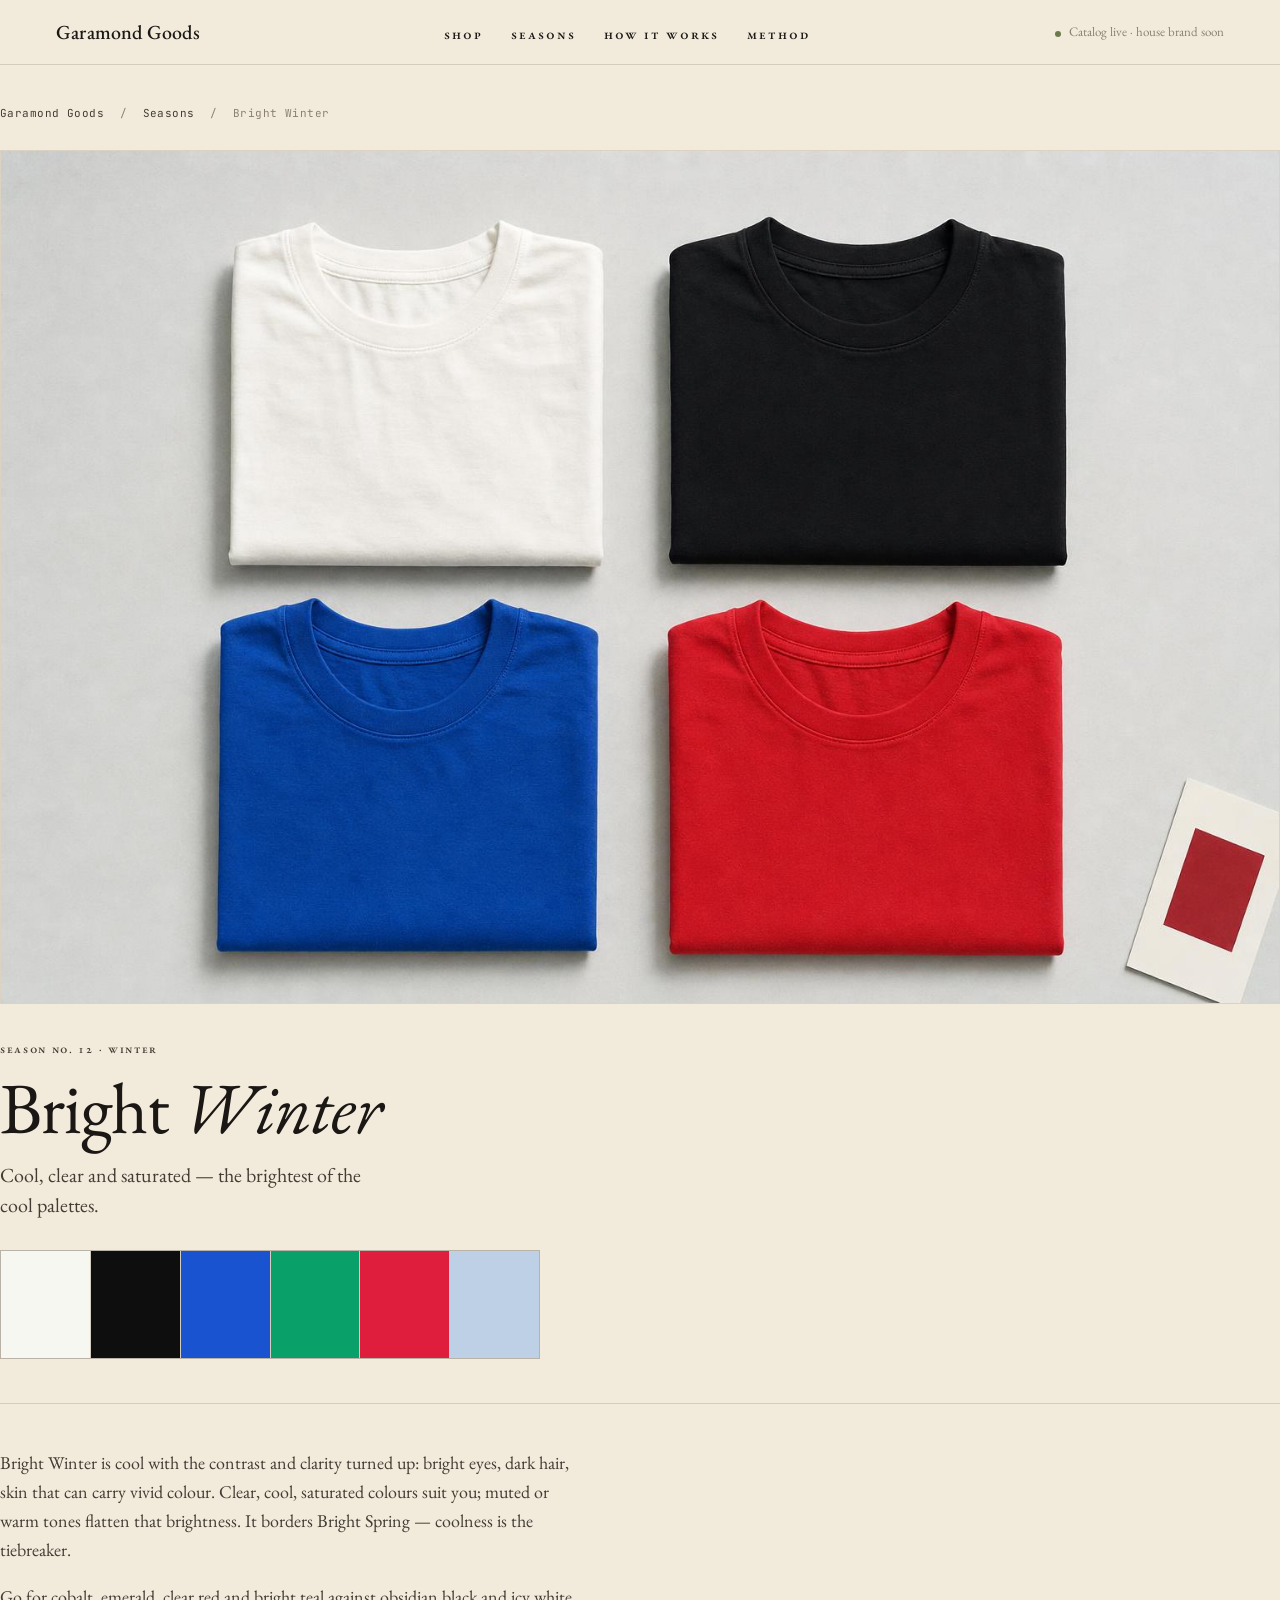
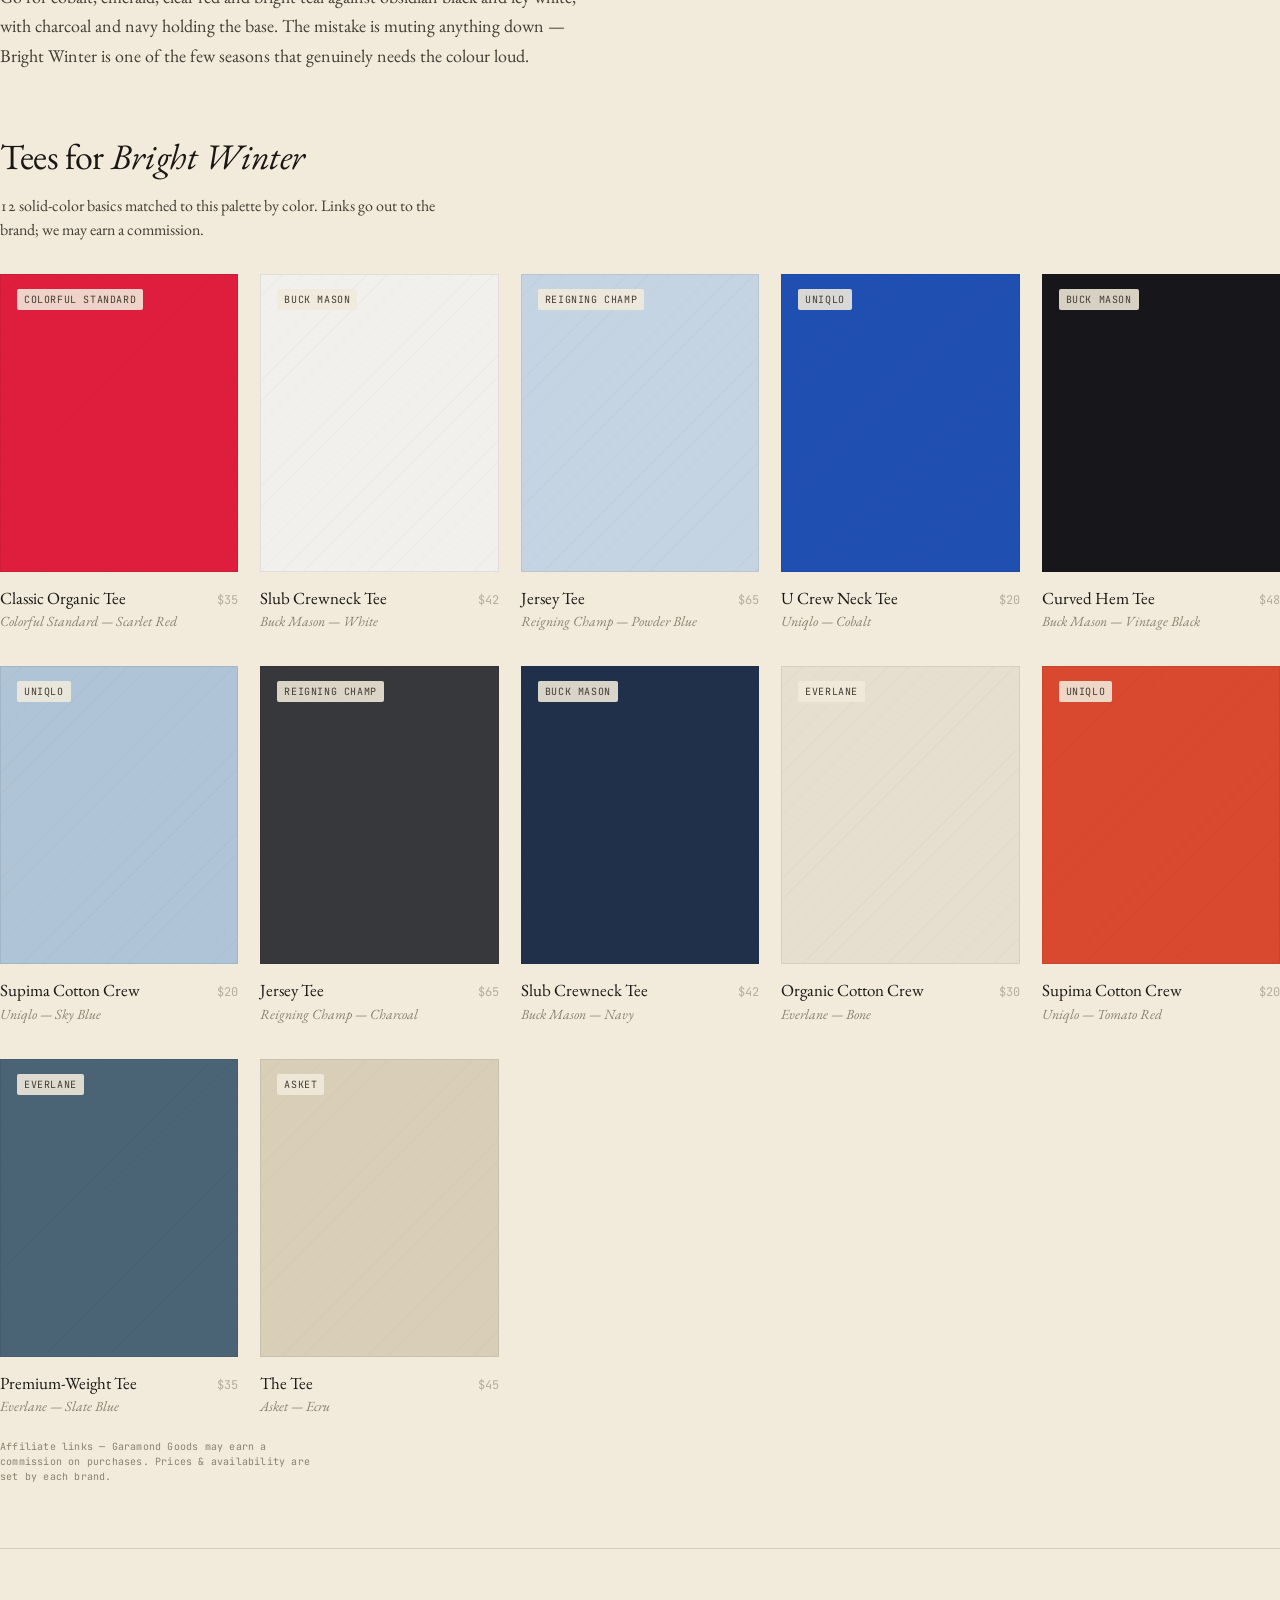
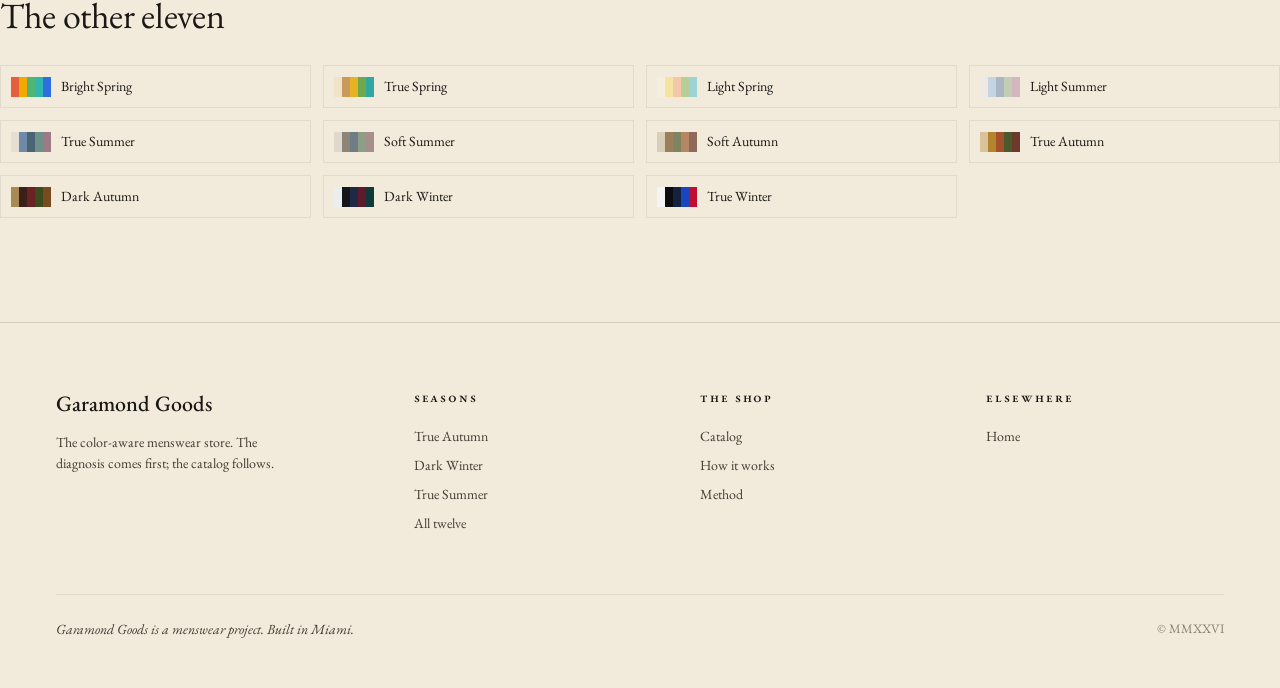
<file: seasons/bright-winter.html>
<!doctype html>
<html lang="en">
<head>
<meta charset="utf-8"/>
<meta name="viewport" content="width=device-width, initial-scale=1"/>
<title>Bright Winter — Men's Color Palette &amp; Tees · Garamond Goods</title>
<meta name="description" content="Bright Winter for men: the cool, clear, saturated palette — which colours suit you, how to wear them, and solid tees matched to the season."/>
<link rel="canonical" href="https://garamondgoods.com/seasons/bright-winter"/>
<meta name="theme-color" content="#1a1714"/>
<meta property="og:title" content="Bright Winter — Men's Color Palette & Tees"/>
<meta property="og:description" content="Bright Winter for men: the cool, clear, saturated palette — which colours suit you, how to wear them, and solid tees matched to the season."/>
<meta property="og:type" content="website"/>
<meta property="og:url" content="https://garamondgoods.com/seasons/bright-winter"/>
<meta name="twitter:card" content="summary_large_image"/>
<link rel="preconnect" href="https://fonts.googleapis.com"/>
<link rel="preconnect" href="https://fonts.gstatic.com" crossorigin/>
<link href="https://fonts.googleapis.com/css2?family=EB+Garamond:ital,wght@0,400;0,500;0,600;1,400;1,500&family=JetBrains+Mono:wght@400;500&display=swap" rel="stylesheet"/>
<link rel="stylesheet" href="/styles.css"/>
<script type="application/ld+json">{"@context":"https://schema.org","@type":"CollectionPage","name":"Bright Winter — Men's Color Palette & Tees","url":"https://garamondgoods.com/seasons/bright-winter","description":"Bright Winter for men: the cool, clear, saturated palette — which colours suit you, how to wear them, and solid tees matched to the season.","breadcrumb":{"@type":"BreadcrumbList","itemListElement":[{"@type":"ListItem","position":1,"name":"Garamond Goods","item":"https://garamondgoods.com/"},{"@type":"ListItem","position":2,"name":"Seasons","item":"https://garamondgoods.com/#seasons"},{"@type":"ListItem","position":3,"name":"Bright Winter","item":"https://garamondgoods.com/seasons/bright-winter"}]},"mainEntity":{"@type":"ItemList","numberOfItems":12,"itemListElement":[{"@type":"ListItem","position":1,"item":{"@type":"Product","name":"Colorful Standard Classic Organic Tee — Scarlet Red","url":"https://colorfulstandard.com","category":"Men's T-Shirt"}},{"@type":"ListItem","position":2,"item":{"@type":"Product","name":"Buck Mason Slub Crewneck Tee — White","url":"https://www.buckmason.com","category":"Men's T-Shirt"}},{"@type":"ListItem","position":3,"item":{"@type":"Product","name":"Reigning Champ Jersey Tee — Powder Blue","url":"https://www.reigningchamp.com","category":"Men's T-Shirt"}},{"@type":"ListItem","position":4,"item":{"@type":"Product","name":"Uniqlo U Crew Neck Tee — Cobalt","url":"https://www.uniqlo.com/us/en","category":"Men's T-Shirt"}},{"@type":"ListItem","position":5,"item":{"@type":"Product","name":"Buck Mason Curved Hem Tee — Vintage Black","url":"https://www.buckmason.com","category":"Men's T-Shirt"}},{"@type":"ListItem","position":6,"item":{"@type":"Product","name":"Uniqlo Supima Cotton Crew — Sky Blue","url":"https://www.uniqlo.com/us/en","category":"Men's T-Shirt"}},{"@type":"ListItem","position":7,"item":{"@type":"Product","name":"Reigning Champ Jersey Tee — Charcoal","url":"https://www.reigningchamp.com","category":"Men's T-Shirt"}},{"@type":"ListItem","position":8,"item":{"@type":"Product","name":"Buck Mason Slub Crewneck Tee — Navy","url":"https://www.buckmason.com","category":"Men's T-Shirt"}},{"@type":"ListItem","position":9,"item":{"@type":"Product","name":"Everlane Organic Cotton Crew — Bone","url":"https://www.everlane.com","category":"Men's T-Shirt"}},{"@type":"ListItem","position":10,"item":{"@type":"Product","name":"Uniqlo Supima Cotton Crew — Tomato Red","url":"https://www.uniqlo.com/us/en","category":"Men's T-Shirt"}},{"@type":"ListItem","position":11,"item":{"@type":"Product","name":"Everlane Premium-Weight Tee — Slate Blue","url":"https://www.everlane.com","category":"Men's T-Shirt"}},{"@type":"ListItem","position":12,"item":{"@type":"Product","name":"Asket The Tee — Ecru","url":"https://www.asket.com","category":"Men's T-Shirt"}}]}}</script>
</head>
<body>
<nav class="top"><div class="wrap inner">
  <a class="brand" href="/">Garamond Goods</a>
  <ul>
    <li><a href="/#catalog" class="sc">Shop</a></li>
    <li><a href="/#seasons" class="sc">Seasons</a></li>
    <li><a href="/#analysis" class="sc">How it works</a></li>
    <li><a href="/#method" class="sc">Method</a></li>
  </ul>
  <div class="status"><span class="dot"></span>Catalog live · house brand soon</div>
</div></nav>
<main class="wrap season-page">
  <nav class="crumb" aria-label="Breadcrumb"><a href="/">Garamond Goods</a> <span>/</span> <a href="/#seasons">Seasons</a> <span>/</span> Bright Winter</nav>
  <figure class="season-hero-figure"><img src="/img/season-bright-winter.jpg" alt="Folded men's cotton tees in the Bright Winter palette" loading="eager"/></figure>
  <header class="season-hero">
    <div class="kicker sc">Season No. 12 · Winter</div>
    <h1 class="display">Bright <em>Winter</em></h1>
    <p class="subline">Cool, clear and saturated — the brightest of the cool palettes.</p>
    <div class="season-strip"><div class="swatches"><div class="sw" style="background:#F7F7F2" title="Porcelain · #F7F7F2"><span class="hex">#F7F7F2</span></div><div class="sw" style="background:#0E0E0E" title="Obsidian · #0E0E0E"><span class="hex">#0E0E0E</span></div><div class="sw" style="background:#1A53D0" title="True Blue · #1A53D0"><span class="hex">#1A53D0</span></div><div class="sw" style="background:#0AA06A" title="Emerald · #0AA06A"><span class="hex">#0AA06A</span></div><div class="sw" style="background:#DE1E3C" title="Clear Red · #DE1E3C"><span class="hex">#DE1E3C</span></div><div class="sw" style="background:#BDD0E6" title="Icy Blue · #BDD0E6"><span class="hex">#BDD0E6</span></div></div></div>
  </header>
  <section class="season-prose">
    <p>Bright Winter is cool with the contrast and clarity turned up: bright eyes, dark hair, skin that can carry vivid colour. Clear, cool, saturated colours suit you; muted or warm tones flatten that brightness. It borders Bright Spring — coolness is the tiebreaker.</p>
    <p>Go for cobalt, emerald, clear red and bright teal against obsidian black and icy white, with charcoal and navy holding the base. The mistake is muting anything down — Bright Winter is one of the few seasons that genuinely needs the colour loud.</p>
  </section>
  <section class="season-shop">
    <h2>Tees for <em>Bright Winter</em></h2>
    <p class="deck">12 solid-color basics matched to this palette by color. Links go out to the brand; we may earn a commission.</p>
    <div class="catalog-grid"><a class="product" href="https://colorfulstandard.com" target="_blank" rel="sponsored noopener nofollow" data-id="colorful-standard-scarlet-red-32" data-brand="Colorful Standard" data-hex="#DE1E3C" data-season="bright-winter"><div class="photo" style="background:#DE1E3C"><span class="plabel">Colorful Standard</span><div class="preview"><div class="tee-wrap"><svg class="tee" viewBox="0 0 100 100" xmlns="http://www.w3.org/2000/svg" aria-hidden="true"><path d="M40,20 Q50,27 60,20 L68,23 L86,33 L79,47 L70,42 L70,86 L30,86 L30,42 L21,47 L14,33 L32,23 Z" fill="#DE1E3C" stroke="rgba(26,23,20,0.18)" stroke-width="1" stroke-linejoin="round"/><path d="M40,20 Q50,27 60,20" fill="none" stroke="rgba(255,255,255,0.35)" stroke-width="1.5"/></svg></div><span class="preview-cta">Shop at Colorful Standard →</span></div></div><div class="meta"><div><div class="name">Classic Organic Tee</div><div class="sub">Colorful Standard — Scarlet Red</div></div><div class="price">$35</div></div></a><a class="product" href="https://www.buckmason.com" target="_blank" rel="sponsored noopener nofollow" data-id="buck-mason-white-0" data-brand="Buck Mason" data-hex="#F1F0EC" data-season="bright-winter"><div class="photo" style="background:#F1F0EC"><span class="plabel">Buck Mason</span><div class="preview"><div class="tee-wrap"><svg class="tee" viewBox="0 0 100 100" xmlns="http://www.w3.org/2000/svg" aria-hidden="true"><path d="M40,20 Q50,27 60,20 L68,23 L86,33 L79,47 L70,42 L70,86 L30,86 L30,42 L21,47 L14,33 L32,23 Z" fill="#F1F0EC" stroke="rgba(26,23,20,0.18)" stroke-width="1" stroke-linejoin="round"/><path d="M40,20 Q50,27 60,20" fill="none" stroke="rgba(255,255,255,0.35)" stroke-width="1.5"/></svg></div><span class="preview-cta">Shop at Buck Mason →</span></div></div><div class="meta"><div><div class="name">Slub Crewneck Tee</div><div class="sub">Buck Mason — White</div></div><div class="price">$42</div></div></a><a class="product" href="https://www.reigningchamp.com" target="_blank" rel="sponsored noopener nofollow" data-id="reigning-champ-powder-blue-10" data-brand="Reigning Champ" data-hex="#C5D4E2" data-season="bright-winter"><div class="photo" style="background:#C5D4E2"><span class="plabel">Reigning Champ</span><div class="preview"><div class="tee-wrap"><svg class="tee" viewBox="0 0 100 100" xmlns="http://www.w3.org/2000/svg" aria-hidden="true"><path d="M40,20 Q50,27 60,20 L68,23 L86,33 L79,47 L70,42 L70,86 L30,86 L30,42 L21,47 L14,33 L32,23 Z" fill="#C5D4E2" stroke="rgba(26,23,20,0.18)" stroke-width="1" stroke-linejoin="round"/><path d="M40,20 Q50,27 60,20" fill="none" stroke="rgba(255,255,255,0.35)" stroke-width="1.5"/></svg></div><span class="preview-cta">Shop at Reigning Champ →</span></div></div><div class="meta"><div><div class="name">Jersey Tee</div><div class="sub">Reigning Champ — Powder Blue</div></div><div class="price">$65</div></div></a><a class="product" href="https://www.uniqlo.com/us/en" target="_blank" rel="sponsored noopener nofollow" data-id="uniqlo-cobalt-24" data-brand="Uniqlo" data-hex="#1F4FB0" data-season="bright-winter"><div class="photo" style="background:#1F4FB0"><span class="plabel">Uniqlo</span><div class="preview"><div class="tee-wrap"><svg class="tee" viewBox="0 0 100 100" xmlns="http://www.w3.org/2000/svg" aria-hidden="true"><path d="M40,20 Q50,27 60,20 L68,23 L86,33 L79,47 L70,42 L70,86 L30,86 L30,42 L21,47 L14,33 L32,23 Z" fill="#1F4FB0" stroke="rgba(26,23,20,0.18)" stroke-width="1" stroke-linejoin="round"/><path d="M40,20 Q50,27 60,20" fill="none" stroke="rgba(255,255,255,0.35)" stroke-width="1.5"/></svg></div><span class="preview-cta">Shop at Uniqlo →</span></div></div><div class="meta"><div><div class="name">U Crew Neck Tee</div><div class="sub">Uniqlo — Cobalt</div></div><div class="price">$20</div></div></a><a class="product" href="https://www.buckmason.com" target="_blank" rel="sponsored noopener nofollow" data-id="buck-mason-vintage-black-3" data-brand="Buck Mason" data-hex="#17171B" data-season="bright-winter"><div class="photo" style="background:#17171B"><span class="plabel">Buck Mason</span><div class="preview"><div class="tee-wrap"><svg class="tee" viewBox="0 0 100 100" xmlns="http://www.w3.org/2000/svg" aria-hidden="true"><path d="M40,20 Q50,27 60,20 L68,23 L86,33 L79,47 L70,42 L70,86 L30,86 L30,42 L21,47 L14,33 L32,23 Z" fill="#17171B" stroke="rgba(26,23,20,0.18)" stroke-width="1" stroke-linejoin="round"/><path d="M40,20 Q50,27 60,20" fill="none" stroke="rgba(255,255,255,0.35)" stroke-width="1.5"/></svg></div><span class="preview-cta">Shop at Buck Mason →</span></div></div><div class="meta"><div><div class="name">Curved Hem Tee</div><div class="sub">Buck Mason — Vintage Black</div></div><div class="price">$48</div></div></a><a class="product" href="https://www.uniqlo.com/us/en" target="_blank" rel="sponsored noopener nofollow" data-id="uniqlo-sky-blue-23" data-brand="Uniqlo" data-hex="#AFC4D6" data-season="bright-winter"><div class="photo" style="background:#AFC4D6"><span class="plabel">Uniqlo</span><div class="preview"><div class="tee-wrap"><svg class="tee" viewBox="0 0 100 100" xmlns="http://www.w3.org/2000/svg" aria-hidden="true"><path d="M40,20 Q50,27 60,20 L68,23 L86,33 L79,47 L70,42 L70,86 L30,86 L30,42 L21,47 L14,33 L32,23 Z" fill="#AFC4D6" stroke="rgba(26,23,20,0.18)" stroke-width="1" stroke-linejoin="round"/><path d="M40,20 Q50,27 60,20" fill="none" stroke="rgba(255,255,255,0.35)" stroke-width="1.5"/></svg></div><span class="preview-cta">Shop at Uniqlo →</span></div></div><div class="meta"><div><div class="name">Supima Cotton Crew</div><div class="sub">Uniqlo — Sky Blue</div></div><div class="price">$20</div></div></a><a class="product" href="https://www.reigningchamp.com" target="_blank" rel="sponsored noopener nofollow" data-id="reigning-champ-charcoal-7" data-brand="Reigning Champ" data-hex="#36383C" data-season="bright-winter"><div class="photo" style="background:#36383C"><span class="plabel">Reigning Champ</span><div class="preview"><div class="tee-wrap"><svg class="tee" viewBox="0 0 100 100" xmlns="http://www.w3.org/2000/svg" aria-hidden="true"><path d="M40,20 Q50,27 60,20 L68,23 L86,33 L79,47 L70,42 L70,86 L30,86 L30,42 L21,47 L14,33 L32,23 Z" fill="#36383C" stroke="rgba(26,23,20,0.18)" stroke-width="1" stroke-linejoin="round"/><path d="M40,20 Q50,27 60,20" fill="none" stroke="rgba(255,255,255,0.35)" stroke-width="1.5"/></svg></div><span class="preview-cta">Shop at Reigning Champ →</span></div></div><div class="meta"><div><div class="name">Jersey Tee</div><div class="sub">Reigning Champ — Charcoal</div></div><div class="price">$65</div></div></a><a class="product" href="https://www.buckmason.com" target="_blank" rel="sponsored noopener nofollow" data-id="buck-mason-navy-1" data-brand="Buck Mason" data-hex="#20304A" data-season="bright-winter"><div class="photo" style="background:#20304A"><span class="plabel">Buck Mason</span><div class="preview"><div class="tee-wrap"><svg class="tee" viewBox="0 0 100 100" xmlns="http://www.w3.org/2000/svg" aria-hidden="true"><path d="M40,20 Q50,27 60,20 L68,23 L86,33 L79,47 L70,42 L70,86 L30,86 L30,42 L21,47 L14,33 L32,23 Z" fill="#20304A" stroke="rgba(26,23,20,0.18)" stroke-width="1" stroke-linejoin="round"/><path d="M40,20 Q50,27 60,20" fill="none" stroke="rgba(255,255,255,0.35)" stroke-width="1.5"/></svg></div><span class="preview-cta">Shop at Buck Mason →</span></div></div><div class="meta"><div><div class="name">Slub Crewneck Tee</div><div class="sub">Buck Mason — Navy</div></div><div class="price">$42</div></div></a><a class="product" href="https://www.everlane.com" target="_blank" rel="sponsored noopener nofollow" data-id="everlane-bone-15" data-brand="Everlane" data-hex="#E6DFD0" data-season="bright-winter"><div class="photo" style="background:#E6DFD0"><span class="plabel">Everlane</span><div class="preview"><div class="tee-wrap"><svg class="tee" viewBox="0 0 100 100" xmlns="http://www.w3.org/2000/svg" aria-hidden="true"><path d="M40,20 Q50,27 60,20 L68,23 L86,33 L79,47 L70,42 L70,86 L30,86 L30,42 L21,47 L14,33 L32,23 Z" fill="#E6DFD0" stroke="rgba(26,23,20,0.18)" stroke-width="1" stroke-linejoin="round"/><path d="M40,20 Q50,27 60,20" fill="none" stroke="rgba(255,255,255,0.35)" stroke-width="1.5"/></svg></div><span class="preview-cta">Shop at Everlane →</span></div></div><div class="meta"><div><div class="name">Organic Cotton Crew</div><div class="sub">Everlane — Bone</div></div><div class="price">$30</div></div></a><a class="product" href="https://www.uniqlo.com/us/en" target="_blank" rel="sponsored noopener nofollow" data-id="uniqlo-tomato-red-22" data-brand="Uniqlo" data-hex="#D9492F" data-season="bright-winter"><div class="photo" style="background:#D9492F"><span class="plabel">Uniqlo</span><div class="preview"><div class="tee-wrap"><svg class="tee" viewBox="0 0 100 100" xmlns="http://www.w3.org/2000/svg" aria-hidden="true"><path d="M40,20 Q50,27 60,20 L68,23 L86,33 L79,47 L70,42 L70,86 L30,86 L30,42 L21,47 L14,33 L32,23 Z" fill="#D9492F" stroke="rgba(26,23,20,0.18)" stroke-width="1" stroke-linejoin="round"/><path d="M40,20 Q50,27 60,20" fill="none" stroke="rgba(255,255,255,0.35)" stroke-width="1.5"/></svg></div><span class="preview-cta">Shop at Uniqlo →</span></div></div><div class="meta"><div><div class="name">Supima Cotton Crew</div><div class="sub">Uniqlo — Tomato Red</div></div><div class="price">$20</div></div></a><a class="product" href="https://www.everlane.com" target="_blank" rel="sponsored noopener nofollow" data-id="everlane-slate-blue-17" data-brand="Everlane" data-hex="#4A6375" data-season="bright-winter"><div class="photo" style="background:#4A6375"><span class="plabel">Everlane</span><div class="preview"><div class="tee-wrap"><svg class="tee" viewBox="0 0 100 100" xmlns="http://www.w3.org/2000/svg" aria-hidden="true"><path d="M40,20 Q50,27 60,20 L68,23 L86,33 L79,47 L70,42 L70,86 L30,86 L30,42 L21,47 L14,33 L32,23 Z" fill="#4A6375" stroke="rgba(26,23,20,0.18)" stroke-width="1" stroke-linejoin="round"/><path d="M40,20 Q50,27 60,20" fill="none" stroke="rgba(255,255,255,0.35)" stroke-width="1.5"/></svg></div><span class="preview-cta">Shop at Everlane →</span></div></div><div class="meta"><div><div class="name">Premium-Weight Tee</div><div class="sub">Everlane — Slate Blue</div></div><div class="price">$35</div></div></a><a class="product" href="https://www.asket.com" target="_blank" rel="sponsored noopener nofollow" data-id="asket-ecru-26" data-brand="Asket" data-hex="#D9CFB9" data-season="bright-winter"><div class="photo" style="background:#D9CFB9"><span class="plabel">Asket</span><div class="preview"><div class="tee-wrap"><svg class="tee" viewBox="0 0 100 100" xmlns="http://www.w3.org/2000/svg" aria-hidden="true"><path d="M40,20 Q50,27 60,20 L68,23 L86,33 L79,47 L70,42 L70,86 L30,86 L30,42 L21,47 L14,33 L32,23 Z" fill="#D9CFB9" stroke="rgba(26,23,20,0.18)" stroke-width="1" stroke-linejoin="round"/><path d="M40,20 Q50,27 60,20" fill="none" stroke="rgba(255,255,255,0.35)" stroke-width="1.5"/></svg></div><span class="preview-cta">Shop at Asket →</span></div></div><div class="meta"><div><div class="name">The Tee</div><div class="sub">Asket — Ecru</div></div><div class="price">$45</div></div></a></div>
    <p class="disclosure">Affiliate links — Garamond Goods may earn a commission on purchases. Prices &amp; availability are set by each brand.</p>
  </section>
  <section class="season-cross">
    <h2>The other eleven</h2>
    <div class="cross-grid"><a class="cross" href="/seasons/bright-spring"><span class="cross-sw"><span style="background:#E85D3D"></span><span style="background:#F2A900"></span><span style="background:#4FB477"></span><span style="background:#2FB6AD"></span><span style="background:#2D6FE0"></span></span><span class="cross-nm">Bright Spring</span></a><a class="cross" href="/seasons/true-spring"><span class="cross-sw"><span style="background:#EFE3C8"></span><span style="background:#C99A5B"></span><span style="background:#E6B325"></span><span style="background:#6FA84B"></span><span style="background:#2FA8A1"></span></span><span class="cross-nm">True Spring</span></a><a class="cross" href="/seasons/light-spring"><span class="cross-sw"><span style="background:#F5EEDC"></span><span style="background:#F4E3A1"></span><span style="background:#F4C7A8"></span><span style="background:#B7CE96"></span><span style="background:#9ED3D6"></span></span><span class="cross-nm">Light Spring</span></a><a class="cross" href="/seasons/light-summer"><span class="cross-sw"><span style="background:#EFE9E4"></span><span style="background:#C5D4E2"></span><span style="background:#AAB5C6"></span><span style="background:#C2CDB4"></span><span style="background:#D5B6C0"></span></span><span class="cross-nm">Light Summer</span></a><a class="cross" href="/seasons/true-summer"><span class="cross-sw"><span style="background:#E4DED3"></span><span style="background:#6E8AA6"></span><span style="background:#4A6375"></span><span style="background:#6E9089"></span><span style="background:#9E7A86"></span></span><span class="cross-nm">True Summer</span></a><a class="cross" href="/seasons/soft-summer"><span class="cross-sw"><span style="background:#DFD8CC"></span><span style="background:#8F8577"></span><span style="background:#6F7E86"></span><span style="background:#8C9E83"></span><span style="background:#A68E8B"></span></span><span class="cross-nm">Soft Summer</span></a><a class="cross" href="/seasons/soft-autumn"><span class="cross-sw"><span style="background:#D9CFB9"></span><span style="background:#9A7F5A"></span><span style="background:#7E8460"></span><span style="background:#B58762"></span><span style="background:#8F6A5A"></span></span><span class="cross-nm">Soft Autumn</span></a><a class="cross" href="/seasons/true-autumn"><span class="cross-sw"><span style="background:#D9C39A"></span><span style="background:#B5842E"></span><span style="background:#A4502A"></span><span style="background:#4B5A2C"></span><span style="background:#6B3A2A"></span></span><span class="cross-nm">True Autumn</span></a><a class="cross" href="/seasons/dark-autumn"><span class="cross-sw"><span style="background:#A88A55"></span><span style="background:#3A2018"></span><span style="background:#6B2222"></span><span style="background:#3B4A1F"></span><span style="background:#7A4A1F"></span></span><span class="cross-nm">Dark Autumn</span></a><a class="cross" href="/seasons/dark-winter"><span class="cross-sw"><span style="background:#ECEDEF"></span><span style="background:#14161C"></span><span style="background:#1E2A44"></span><span style="background:#5E1A2B"></span><span style="background:#0E3B3A"></span></span><span class="cross-nm">Dark Winter</span></a><a class="cross" href="/seasons/true-winter"><span class="cross-sw"><span style="background:#F4F4F4"></span><span style="background:#0B0B10"></span><span style="background:#14213F"></span><span style="background:#1746C0"></span><span style="background:#C20E2E"></span></span><span class="cross-nm">True Winter</span></a></div>
  </section>
</main>
<footer class="foot"><div class="wrap">
  <div class="foot-grid">
    <div>
      <div class="foot-brand">Garamond Goods</div>
      <div class="foot-blurb">The color-aware menswear store. The diagnosis comes first; the catalog follows.</div>
    </div>
    <div><h4 class="sc">Seasons</h4><ul>
      <li><a href="/seasons/true-autumn">True Autumn</a></li>
      <li><a href="/seasons/dark-winter">Dark Winter</a></li>
      <li><a href="/seasons/true-summer">True Summer</a></li>
      <li><a href="/#seasons">All twelve</a></li>
    </ul></div>
    <div><h4 class="sc">The Shop</h4><ul>
      <li><a href="/#catalog">Catalog</a></li>
      <li><a href="/#analysis">How it works</a></li>
      <li><a href="/#method">Method</a></li>
    </ul></div>
    <div><h4 class="sc">Elsewhere</h4><ul>
      <li><a href="/">Home</a></li>
    </ul></div>
  </div>
  <div class="foot-line">
    <div class="tag">Garamond Goods is a menswear project. Built in Miami.</div>
    <div>© MMXXVI</div>
  </div>
</div></footer>
<script src="/log.js"></script>
<script>
document.querySelectorAll('a.product[data-id]').forEach(function(a){
  a.addEventListener('click', function(){
    if(window.ggLogClick) window.ggLogClick({product_id:a.dataset.id,brand:a.dataset.brand,season:a.dataset.season,color_hex:a.dataset.hex,href:a.href});
  });
});
</script>
</body>
</html>
</file>
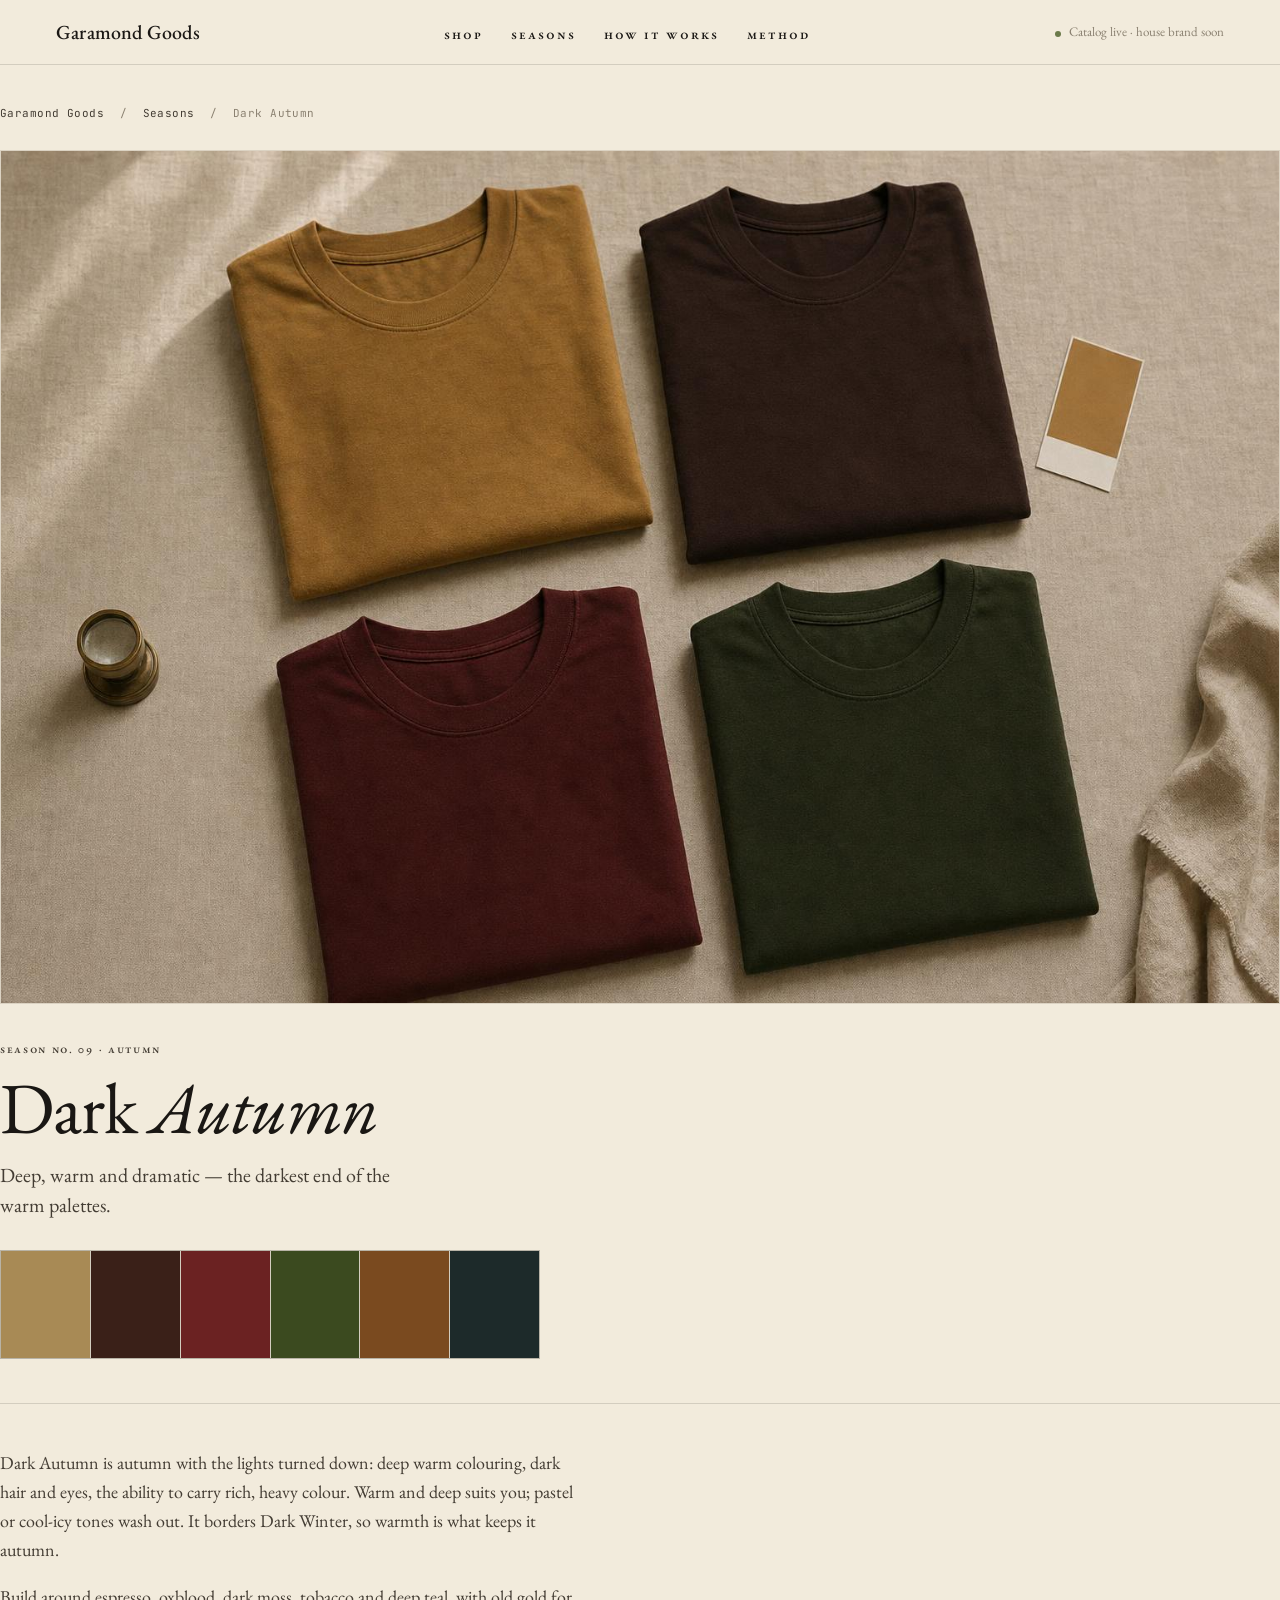
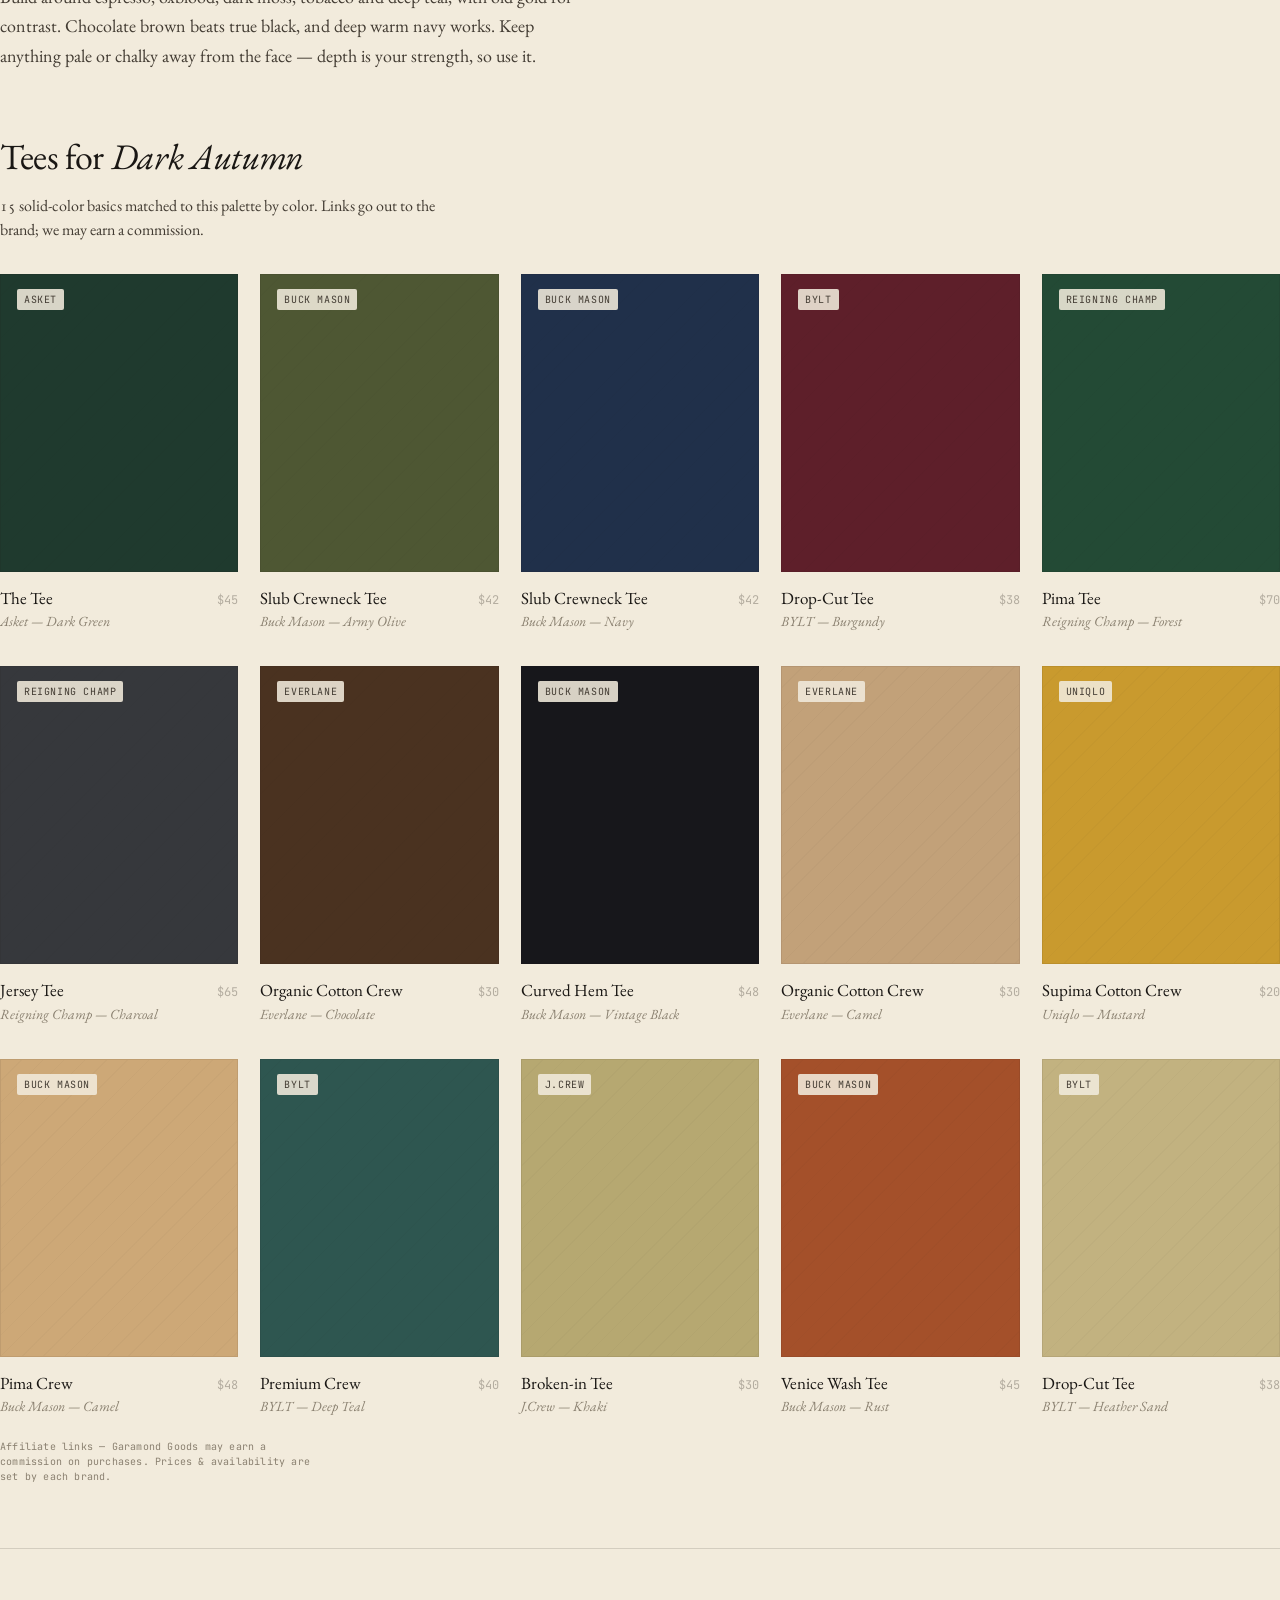
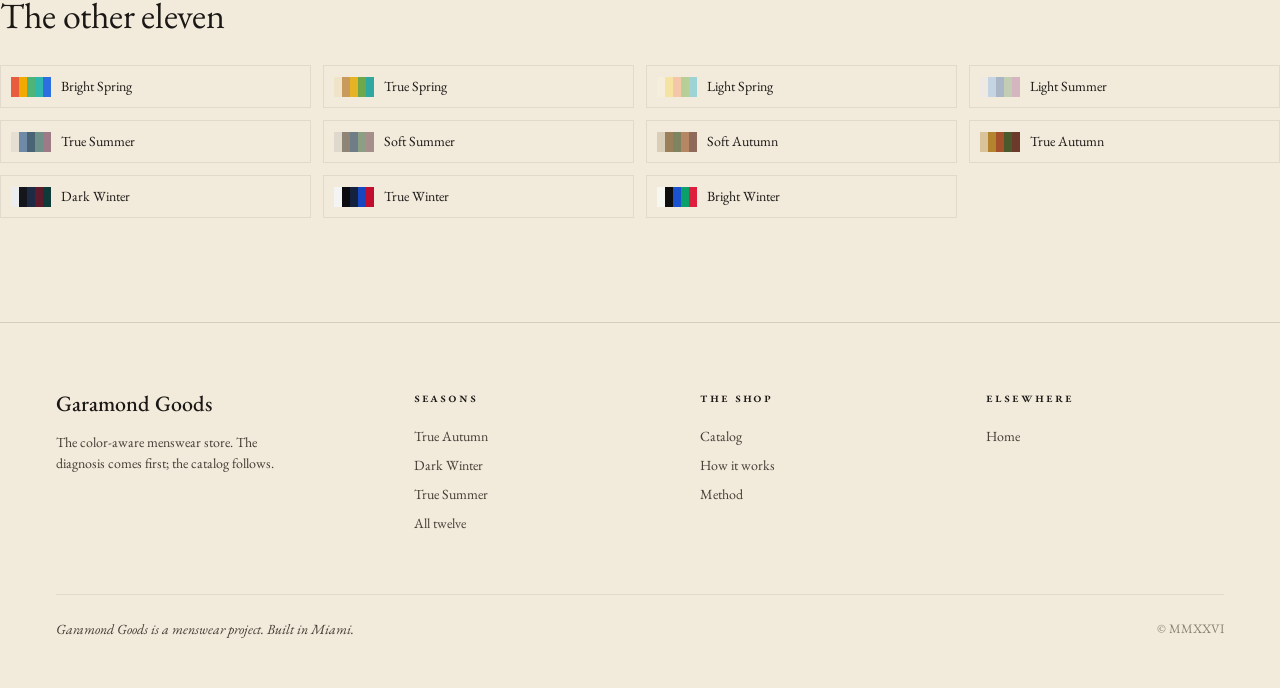
<file: seasons/dark-autumn.html>
<!doctype html>
<html lang="en">
<head>
<meta charset="utf-8"/>
<meta name="viewport" content="width=device-width, initial-scale=1"/>
<title>Dark Autumn — Men's Color Palette &amp; Tees · Garamond Goods</title>
<meta name="description" content="Dark Autumn for men: the deep, warm, dramatic palette — which colours suit you, how to wear them, and solid tees matched to the season."/>
<link rel="canonical" href="https://garamondgoods.com/seasons/dark-autumn"/>
<meta name="theme-color" content="#1a1714"/>
<meta property="og:title" content="Dark Autumn — Men's Color Palette & Tees"/>
<meta property="og:description" content="Dark Autumn for men: the deep, warm, dramatic palette — which colours suit you, how to wear them, and solid tees matched to the season."/>
<meta property="og:type" content="website"/>
<meta property="og:url" content="https://garamondgoods.com/seasons/dark-autumn"/>
<meta name="twitter:card" content="summary_large_image"/>
<link rel="preconnect" href="https://fonts.googleapis.com"/>
<link rel="preconnect" href="https://fonts.gstatic.com" crossorigin/>
<link href="https://fonts.googleapis.com/css2?family=EB+Garamond:ital,wght@0,400;0,500;0,600;1,400;1,500&family=JetBrains+Mono:wght@400;500&display=swap" rel="stylesheet"/>
<link rel="stylesheet" href="/styles.css"/>
<script type="application/ld+json">{"@context":"https://schema.org","@type":"CollectionPage","name":"Dark Autumn — Men's Color Palette & Tees","url":"https://garamondgoods.com/seasons/dark-autumn","description":"Dark Autumn for men: the deep, warm, dramatic palette — which colours suit you, how to wear them, and solid tees matched to the season.","breadcrumb":{"@type":"BreadcrumbList","itemListElement":[{"@type":"ListItem","position":1,"name":"Garamond Goods","item":"https://garamondgoods.com/"},{"@type":"ListItem","position":2,"name":"Seasons","item":"https://garamondgoods.com/#seasons"},{"@type":"ListItem","position":3,"name":"Dark Autumn","item":"https://garamondgoods.com/seasons/dark-autumn"}]},"mainEntity":{"@type":"ItemList","numberOfItems":15,"itemListElement":[{"@type":"ListItem","position":1,"item":{"@type":"Product","name":"Asket The Tee — Dark Green","url":"https://www.asket.com","category":"Men's T-Shirt"}},{"@type":"ListItem","position":2,"item":{"@type":"Product","name":"Buck Mason Slub Crewneck Tee — Army Olive","url":"https://www.buckmason.com","category":"Men's T-Shirt"}},{"@type":"ListItem","position":3,"item":{"@type":"Product","name":"Buck Mason Slub Crewneck Tee — Navy","url":"https://www.buckmason.com","category":"Men's T-Shirt"}},{"@type":"ListItem","position":4,"item":{"@type":"Product","name":"BYLT Drop-Cut Tee — Burgundy","url":"https://www.byltbasics.com","category":"Men's T-Shirt"}},{"@type":"ListItem","position":5,"item":{"@type":"Product","name":"Reigning Champ Pima Tee — Forest","url":"https://www.reigningchamp.com","category":"Men's T-Shirt"}},{"@type":"ListItem","position":6,"item":{"@type":"Product","name":"Reigning Champ Jersey Tee — Charcoal","url":"https://www.reigningchamp.com","category":"Men's T-Shirt"}},{"@type":"ListItem","position":7,"item":{"@type":"Product","name":"Everlane Organic Cotton Crew — Chocolate","url":"https://www.everlane.com","category":"Men's T-Shirt"}},{"@type":"ListItem","position":8,"item":{"@type":"Product","name":"Buck Mason Curved Hem Tee — Vintage Black","url":"https://www.buckmason.com","category":"Men's T-Shirt"}},{"@type":"ListItem","position":9,"item":{"@type":"Product","name":"Everlane Organic Cotton Crew — Camel","url":"https://www.everlane.com","category":"Men's T-Shirt"}},{"@type":"ListItem","position":10,"item":{"@type":"Product","name":"Uniqlo Supima Cotton Crew — Mustard","url":"https://www.uniqlo.com/us/en","category":"Men's T-Shirt"}},{"@type":"ListItem","position":11,"item":{"@type":"Product","name":"Buck Mason Pima Crew — Camel","url":"https://www.buckmason.com","category":"Men's T-Shirt"}},{"@type":"ListItem","position":12,"item":{"@type":"Product","name":"BYLT Premium Crew — Deep Teal","url":"https://www.byltbasics.com","category":"Men's T-Shirt"}},{"@type":"ListItem","position":13,"item":{"@type":"Product","name":"J.Crew Broken-in Tee — Khaki","url":"https://www.jcrew.com","category":"Men's T-Shirt"}},{"@type":"ListItem","position":14,"item":{"@type":"Product","name":"Buck Mason Venice Wash Tee — Rust","url":"https://www.buckmason.com","category":"Men's T-Shirt"}},{"@type":"ListItem","position":15,"item":{"@type":"Product","name":"BYLT Drop-Cut Tee — Heather Sand","url":"https://www.byltbasics.com","category":"Men's T-Shirt"}}]}}</script>
</head>
<body>
<nav class="top"><div class="wrap inner">
  <a class="brand" href="/">Garamond Goods</a>
  <ul>
    <li><a href="/#catalog" class="sc">Shop</a></li>
    <li><a href="/#seasons" class="sc">Seasons</a></li>
    <li><a href="/#analysis" class="sc">How it works</a></li>
    <li><a href="/#method" class="sc">Method</a></li>
  </ul>
  <div class="status"><span class="dot"></span>Catalog live · house brand soon</div>
</div></nav>
<main class="wrap season-page">
  <nav class="crumb" aria-label="Breadcrumb"><a href="/">Garamond Goods</a> <span>/</span> <a href="/#seasons">Seasons</a> <span>/</span> Dark Autumn</nav>
  <figure class="season-hero-figure"><img src="/img/season-dark-autumn.jpg" alt="Folded men's cotton tees in the Dark Autumn palette" loading="eager"/></figure>
  <header class="season-hero">
    <div class="kicker sc">Season No. 09 · Autumn</div>
    <h1 class="display">Dark <em>Autumn</em></h1>
    <p class="subline">Deep, warm and dramatic — the darkest end of the warm palettes.</p>
    <div class="season-strip"><div class="swatches"><div class="sw" style="background:#A88A55" title="Old Gold · #A88A55"><span class="hex">#A88A55</span></div><div class="sw" style="background:#3A2018" title="Espresso · #3A2018"><span class="hex">#3A2018</span></div><div class="sw" style="background:#6B2222" title="Oxblood · #6B2222"><span class="hex">#6B2222</span></div><div class="sw" style="background:#3B4A1F" title="Dark Moss · #3B4A1F"><span class="hex">#3B4A1F</span></div><div class="sw" style="background:#7A4A1F" title="Tobacco · #7A4A1F"><span class="hex">#7A4A1F</span></div><div class="sw" style="background:#1D2A2A" title="Ink Pine · #1D2A2A"><span class="hex">#1D2A2A</span></div></div></div>
  </header>
  <section class="season-prose">
    <p>Dark Autumn is autumn with the lights turned down: deep warm colouring, dark hair and eyes, the ability to carry rich, heavy colour. Warm and deep suits you; pastel or cool-icy tones wash out. It borders Dark Winter, so warmth is what keeps it autumn.</p>
    <p>Build around espresso, oxblood, dark moss, tobacco and deep teal, with old gold for contrast. Chocolate brown beats true black, and deep warm navy works. Keep anything pale or chalky away from the face — depth is your strength, so use it.</p>
  </section>
  <section class="season-shop">
    <h2>Tees for <em>Dark Autumn</em></h2>
    <p class="deck">15 solid-color basics matched to this palette by color. Links go out to the brand; we may earn a commission.</p>
    <div class="catalog-grid"><a class="product" href="https://www.asket.com" target="_blank" rel="sponsored noopener nofollow" data-id="asket-dark-green-27" data-brand="Asket" data-hex="#1F3A2E" data-season="dark-autumn"><div class="photo" style="background:#1F3A2E"><span class="plabel">Asket</span><div class="preview"><div class="tee-wrap"><svg class="tee" viewBox="0 0 100 100" xmlns="http://www.w3.org/2000/svg" aria-hidden="true"><path d="M40,20 Q50,27 60,20 L68,23 L86,33 L79,47 L70,42 L70,86 L30,86 L30,42 L21,47 L14,33 L32,23 Z" fill="#1F3A2E" stroke="rgba(26,23,20,0.18)" stroke-width="1" stroke-linejoin="round"/><path d="M40,20 Q50,27 60,20" fill="none" stroke="rgba(255,255,255,0.35)" stroke-width="1.5"/></svg></div><span class="preview-cta">Shop at Asket →</span></div></div><div class="meta"><div><div class="name">The Tee</div><div class="sub">Asket — Dark Green</div></div><div class="price">$45</div></div></a><a class="product" href="https://www.buckmason.com" target="_blank" rel="sponsored noopener nofollow" data-id="buck-mason-army-olive-2" data-brand="Buck Mason" data-hex="#4E5733" data-season="dark-autumn"><div class="photo" style="background:#4E5733"><span class="plabel">Buck Mason</span><div class="preview"><div class="tee-wrap"><svg class="tee" viewBox="0 0 100 100" xmlns="http://www.w3.org/2000/svg" aria-hidden="true"><path d="M40,20 Q50,27 60,20 L68,23 L86,33 L79,47 L70,42 L70,86 L30,86 L30,42 L21,47 L14,33 L32,23 Z" fill="#4E5733" stroke="rgba(26,23,20,0.18)" stroke-width="1" stroke-linejoin="round"/><path d="M40,20 Q50,27 60,20" fill="none" stroke="rgba(255,255,255,0.35)" stroke-width="1.5"/></svg></div><span class="preview-cta">Shop at Buck Mason →</span></div></div><div class="meta"><div><div class="name">Slub Crewneck Tee</div><div class="sub">Buck Mason — Army Olive</div></div><div class="price">$42</div></div></a><a class="product" href="https://www.buckmason.com" target="_blank" rel="sponsored noopener nofollow" data-id="buck-mason-navy-1" data-brand="Buck Mason" data-hex="#20304A" data-season="dark-autumn"><div class="photo" style="background:#20304A"><span class="plabel">Buck Mason</span><div class="preview"><div class="tee-wrap"><svg class="tee" viewBox="0 0 100 100" xmlns="http://www.w3.org/2000/svg" aria-hidden="true"><path d="M40,20 Q50,27 60,20 L68,23 L86,33 L79,47 L70,42 L70,86 L30,86 L30,42 L21,47 L14,33 L32,23 Z" fill="#20304A" stroke="rgba(26,23,20,0.18)" stroke-width="1" stroke-linejoin="round"/><path d="M40,20 Q50,27 60,20" fill="none" stroke="rgba(255,255,255,0.35)" stroke-width="1.5"/></svg></div><span class="preview-cta">Shop at Buck Mason →</span></div></div><div class="meta"><div><div class="name">Slub Crewneck Tee</div><div class="sub">Buck Mason — Navy</div></div><div class="price">$42</div></div></a><a class="product" href="https://www.byltbasics.com" target="_blank" rel="sponsored noopener nofollow" data-id="bylt-burgundy-11" data-brand="BYLT" data-hex="#5E1F2A" data-season="dark-autumn"><div class="photo" style="background:#5E1F2A"><span class="plabel">BYLT</span><div class="preview"><div class="tee-wrap"><svg class="tee" viewBox="0 0 100 100" xmlns="http://www.w3.org/2000/svg" aria-hidden="true"><path d="M40,20 Q50,27 60,20 L68,23 L86,33 L79,47 L70,42 L70,86 L30,86 L30,42 L21,47 L14,33 L32,23 Z" fill="#5E1F2A" stroke="rgba(26,23,20,0.18)" stroke-width="1" stroke-linejoin="round"/><path d="M40,20 Q50,27 60,20" fill="none" stroke="rgba(255,255,255,0.35)" stroke-width="1.5"/></svg></div><span class="preview-cta">Shop at BYLT →</span></div></div><div class="meta"><div><div class="name">Drop-Cut Tee</div><div class="sub">BYLT — Burgundy</div></div><div class="price">$38</div></div></a><a class="product" href="https://www.reigningchamp.com" target="_blank" rel="sponsored noopener nofollow" data-id="reigning-champ-forest-8" data-brand="Reigning Champ" data-hex="#234A35" data-season="dark-autumn"><div class="photo" style="background:#234A35"><span class="plabel">Reigning Champ</span><div class="preview"><div class="tee-wrap"><svg class="tee" viewBox="0 0 100 100" xmlns="http://www.w3.org/2000/svg" aria-hidden="true"><path d="M40,20 Q50,27 60,20 L68,23 L86,33 L79,47 L70,42 L70,86 L30,86 L30,42 L21,47 L14,33 L32,23 Z" fill="#234A35" stroke="rgba(26,23,20,0.18)" stroke-width="1" stroke-linejoin="round"/><path d="M40,20 Q50,27 60,20" fill="none" stroke="rgba(255,255,255,0.35)" stroke-width="1.5"/></svg></div><span class="preview-cta">Shop at Reigning Champ →</span></div></div><div class="meta"><div><div class="name">Pima Tee</div><div class="sub">Reigning Champ — Forest</div></div><div class="price">$70</div></div></a><a class="product" href="https://www.reigningchamp.com" target="_blank" rel="sponsored noopener nofollow" data-id="reigning-champ-charcoal-7" data-brand="Reigning Champ" data-hex="#36383C" data-season="dark-autumn"><div class="photo" style="background:#36383C"><span class="plabel">Reigning Champ</span><div class="preview"><div class="tee-wrap"><svg class="tee" viewBox="0 0 100 100" xmlns="http://www.w3.org/2000/svg" aria-hidden="true"><path d="M40,20 Q50,27 60,20 L68,23 L86,33 L79,47 L70,42 L70,86 L30,86 L30,42 L21,47 L14,33 L32,23 Z" fill="#36383C" stroke="rgba(26,23,20,0.18)" stroke-width="1" stroke-linejoin="round"/><path d="M40,20 Q50,27 60,20" fill="none" stroke="rgba(255,255,255,0.35)" stroke-width="1.5"/></svg></div><span class="preview-cta">Shop at Reigning Champ →</span></div></div><div class="meta"><div><div class="name">Jersey Tee</div><div class="sub">Reigning Champ — Charcoal</div></div><div class="price">$65</div></div></a><a class="product" href="https://www.everlane.com" target="_blank" rel="sponsored noopener nofollow" data-id="everlane-chocolate-19" data-brand="Everlane" data-hex="#4A3220" data-season="dark-autumn"><div class="photo" style="background:#4A3220"><span class="plabel">Everlane</span><div class="preview"><div class="tee-wrap"><svg class="tee" viewBox="0 0 100 100" xmlns="http://www.w3.org/2000/svg" aria-hidden="true"><path d="M40,20 Q50,27 60,20 L68,23 L86,33 L79,47 L70,42 L70,86 L30,86 L30,42 L21,47 L14,33 L32,23 Z" fill="#4A3220" stroke="rgba(26,23,20,0.18)" stroke-width="1" stroke-linejoin="round"/><path d="M40,20 Q50,27 60,20" fill="none" stroke="rgba(255,255,255,0.35)" stroke-width="1.5"/></svg></div><span class="preview-cta">Shop at Everlane →</span></div></div><div class="meta"><div><div class="name">Organic Cotton Crew</div><div class="sub">Everlane — Chocolate</div></div><div class="price">$30</div></div></a><a class="product" href="https://www.buckmason.com" target="_blank" rel="sponsored noopener nofollow" data-id="buck-mason-vintage-black-3" data-brand="Buck Mason" data-hex="#17171B" data-season="dark-autumn"><div class="photo" style="background:#17171B"><span class="plabel">Buck Mason</span><div class="preview"><div class="tee-wrap"><svg class="tee" viewBox="0 0 100 100" xmlns="http://www.w3.org/2000/svg" aria-hidden="true"><path d="M40,20 Q50,27 60,20 L68,23 L86,33 L79,47 L70,42 L70,86 L30,86 L30,42 L21,47 L14,33 L32,23 Z" fill="#17171B" stroke="rgba(26,23,20,0.18)" stroke-width="1" stroke-linejoin="round"/><path d="M40,20 Q50,27 60,20" fill="none" stroke="rgba(255,255,255,0.35)" stroke-width="1.5"/></svg></div><span class="preview-cta">Shop at Buck Mason →</span></div></div><div class="meta"><div><div class="name">Curved Hem Tee</div><div class="sub">Buck Mason — Vintage Black</div></div><div class="price">$48</div></div></a><a class="product" href="https://www.everlane.com" target="_blank" rel="sponsored noopener nofollow" data-id="everlane-camel-16" data-brand="Everlane" data-hex="#C2A179" data-season="dark-autumn"><div class="photo" style="background:#C2A179"><span class="plabel">Everlane</span><div class="preview"><div class="tee-wrap"><svg class="tee" viewBox="0 0 100 100" xmlns="http://www.w3.org/2000/svg" aria-hidden="true"><path d="M40,20 Q50,27 60,20 L68,23 L86,33 L79,47 L70,42 L70,86 L30,86 L30,42 L21,47 L14,33 L32,23 Z" fill="#C2A179" stroke="rgba(26,23,20,0.18)" stroke-width="1" stroke-linejoin="round"/><path d="M40,20 Q50,27 60,20" fill="none" stroke="rgba(255,255,255,0.35)" stroke-width="1.5"/></svg></div><span class="preview-cta">Shop at Everlane →</span></div></div><div class="meta"><div><div class="name">Organic Cotton Crew</div><div class="sub">Everlane — Camel</div></div><div class="price">$30</div></div></a><a class="product" href="https://www.uniqlo.com/us/en" target="_blank" rel="sponsored noopener nofollow" data-id="uniqlo-mustard-21" data-brand="Uniqlo" data-hex="#C99A2E" data-season="dark-autumn"><div class="photo" style="background:#C99A2E"><span class="plabel">Uniqlo</span><div class="preview"><div class="tee-wrap"><svg class="tee" viewBox="0 0 100 100" xmlns="http://www.w3.org/2000/svg" aria-hidden="true"><path d="M40,20 Q50,27 60,20 L68,23 L86,33 L79,47 L70,42 L70,86 L30,86 L30,42 L21,47 L14,33 L32,23 Z" fill="#C99A2E" stroke="rgba(26,23,20,0.18)" stroke-width="1" stroke-linejoin="round"/><path d="M40,20 Q50,27 60,20" fill="none" stroke="rgba(255,255,255,0.35)" stroke-width="1.5"/></svg></div><span class="preview-cta">Shop at Uniqlo →</span></div></div><div class="meta"><div><div class="name">Supima Cotton Crew</div><div class="sub">Uniqlo — Mustard</div></div><div class="price">$20</div></div></a><a class="product" href="https://www.buckmason.com" target="_blank" rel="sponsored noopener nofollow" data-id="buck-mason-camel-5" data-brand="Buck Mason" data-hex="#CDA877" data-season="dark-autumn"><div class="photo" style="background:#CDA877"><span class="plabel">Buck Mason</span><div class="preview"><div class="tee-wrap"><svg class="tee" viewBox="0 0 100 100" xmlns="http://www.w3.org/2000/svg" aria-hidden="true"><path d="M40,20 Q50,27 60,20 L68,23 L86,33 L79,47 L70,42 L70,86 L30,86 L30,42 L21,47 L14,33 L32,23 Z" fill="#CDA877" stroke="rgba(26,23,20,0.18)" stroke-width="1" stroke-linejoin="round"/><path d="M40,20 Q50,27 60,20" fill="none" stroke="rgba(255,255,255,0.35)" stroke-width="1.5"/></svg></div><span class="preview-cta">Shop at Buck Mason →</span></div></div><div class="meta"><div><div class="name">Pima Crew</div><div class="sub">Buck Mason — Camel</div></div><div class="price">$48</div></div></a><a class="product" href="https://www.byltbasics.com" target="_blank" rel="sponsored noopener nofollow" data-id="bylt-deep-teal-13" data-brand="BYLT" data-hex="#2E5650" data-season="dark-autumn"><div class="photo" style="background:#2E5650"><span class="plabel">BYLT</span><div class="preview"><div class="tee-wrap"><svg class="tee" viewBox="0 0 100 100" xmlns="http://www.w3.org/2000/svg" aria-hidden="true"><path d="M40,20 Q50,27 60,20 L68,23 L86,33 L79,47 L70,42 L70,86 L30,86 L30,42 L21,47 L14,33 L32,23 Z" fill="#2E5650" stroke="rgba(26,23,20,0.18)" stroke-width="1" stroke-linejoin="round"/><path d="M40,20 Q50,27 60,20" fill="none" stroke="rgba(255,255,255,0.35)" stroke-width="1.5"/></svg></div><span class="preview-cta">Shop at BYLT →</span></div></div><div class="meta"><div><div class="name">Premium Crew</div><div class="sub">BYLT — Deep Teal</div></div><div class="price">$40</div></div></a><a class="product" href="https://www.jcrew.com" target="_blank" rel="sponsored noopener nofollow" data-id="j-crew-khaki-34" data-brand="J.Crew" data-hex="#B6A871" data-season="dark-autumn"><div class="photo" style="background:#B6A871"><span class="plabel">J.Crew</span><div class="preview"><div class="tee-wrap"><svg class="tee" viewBox="0 0 100 100" xmlns="http://www.w3.org/2000/svg" aria-hidden="true"><path d="M40,20 Q50,27 60,20 L68,23 L86,33 L79,47 L70,42 L70,86 L30,86 L30,42 L21,47 L14,33 L32,23 Z" fill="#B6A871" stroke="rgba(26,23,20,0.18)" stroke-width="1" stroke-linejoin="round"/><path d="M40,20 Q50,27 60,20" fill="none" stroke="rgba(255,255,255,0.35)" stroke-width="1.5"/></svg></div><span class="preview-cta">Shop at J.Crew →</span></div></div><div class="meta"><div><div class="name">Broken-in Tee</div><div class="sub">J.Crew — Khaki</div></div><div class="price">$30</div></div></a><a class="product" href="https://www.buckmason.com" target="_blank" rel="sponsored noopener nofollow" data-id="buck-mason-rust-4" data-brand="Buck Mason" data-hex="#A4502A" data-season="dark-autumn"><div class="photo" style="background:#A4502A"><span class="plabel">Buck Mason</span><div class="preview"><div class="tee-wrap"><svg class="tee" viewBox="0 0 100 100" xmlns="http://www.w3.org/2000/svg" aria-hidden="true"><path d="M40,20 Q50,27 60,20 L68,23 L86,33 L79,47 L70,42 L70,86 L30,86 L30,42 L21,47 L14,33 L32,23 Z" fill="#A4502A" stroke="rgba(26,23,20,0.18)" stroke-width="1" stroke-linejoin="round"/><path d="M40,20 Q50,27 60,20" fill="none" stroke="rgba(255,255,255,0.35)" stroke-width="1.5"/></svg></div><span class="preview-cta">Shop at Buck Mason →</span></div></div><div class="meta"><div><div class="name">Venice Wash Tee</div><div class="sub">Buck Mason — Rust</div></div><div class="price">$45</div></div></a><a class="product" href="https://www.byltbasics.com" target="_blank" rel="sponsored noopener nofollow" data-id="bylt-heather-sand-12" data-brand="BYLT" data-hex="#C2B280" data-season="dark-autumn"><div class="photo" style="background:#C2B280"><span class="plabel">BYLT</span><div class="preview"><div class="tee-wrap"><svg class="tee" viewBox="0 0 100 100" xmlns="http://www.w3.org/2000/svg" aria-hidden="true"><path d="M40,20 Q50,27 60,20 L68,23 L86,33 L79,47 L70,42 L70,86 L30,86 L30,42 L21,47 L14,33 L32,23 Z" fill="#C2B280" stroke="rgba(26,23,20,0.18)" stroke-width="1" stroke-linejoin="round"/><path d="M40,20 Q50,27 60,20" fill="none" stroke="rgba(255,255,255,0.35)" stroke-width="1.5"/></svg></div><span class="preview-cta">Shop at BYLT →</span></div></div><div class="meta"><div><div class="name">Drop-Cut Tee</div><div class="sub">BYLT — Heather Sand</div></div><div class="price">$38</div></div></a></div>
    <p class="disclosure">Affiliate links — Garamond Goods may earn a commission on purchases. Prices &amp; availability are set by each brand.</p>
  </section>
  <section class="season-cross">
    <h2>The other eleven</h2>
    <div class="cross-grid"><a class="cross" href="/seasons/bright-spring"><span class="cross-sw"><span style="background:#E85D3D"></span><span style="background:#F2A900"></span><span style="background:#4FB477"></span><span style="background:#2FB6AD"></span><span style="background:#2D6FE0"></span></span><span class="cross-nm">Bright Spring</span></a><a class="cross" href="/seasons/true-spring"><span class="cross-sw"><span style="background:#EFE3C8"></span><span style="background:#C99A5B"></span><span style="background:#E6B325"></span><span style="background:#6FA84B"></span><span style="background:#2FA8A1"></span></span><span class="cross-nm">True Spring</span></a><a class="cross" href="/seasons/light-spring"><span class="cross-sw"><span style="background:#F5EEDC"></span><span style="background:#F4E3A1"></span><span style="background:#F4C7A8"></span><span style="background:#B7CE96"></span><span style="background:#9ED3D6"></span></span><span class="cross-nm">Light Spring</span></a><a class="cross" href="/seasons/light-summer"><span class="cross-sw"><span style="background:#EFE9E4"></span><span style="background:#C5D4E2"></span><span style="background:#AAB5C6"></span><span style="background:#C2CDB4"></span><span style="background:#D5B6C0"></span></span><span class="cross-nm">Light Summer</span></a><a class="cross" href="/seasons/true-summer"><span class="cross-sw"><span style="background:#E4DED3"></span><span style="background:#6E8AA6"></span><span style="background:#4A6375"></span><span style="background:#6E9089"></span><span style="background:#9E7A86"></span></span><span class="cross-nm">True Summer</span></a><a class="cross" href="/seasons/soft-summer"><span class="cross-sw"><span style="background:#DFD8CC"></span><span style="background:#8F8577"></span><span style="background:#6F7E86"></span><span style="background:#8C9E83"></span><span style="background:#A68E8B"></span></span><span class="cross-nm">Soft Summer</span></a><a class="cross" href="/seasons/soft-autumn"><span class="cross-sw"><span style="background:#D9CFB9"></span><span style="background:#9A7F5A"></span><span style="background:#7E8460"></span><span style="background:#B58762"></span><span style="background:#8F6A5A"></span></span><span class="cross-nm">Soft Autumn</span></a><a class="cross" href="/seasons/true-autumn"><span class="cross-sw"><span style="background:#D9C39A"></span><span style="background:#B5842E"></span><span style="background:#A4502A"></span><span style="background:#4B5A2C"></span><span style="background:#6B3A2A"></span></span><span class="cross-nm">True Autumn</span></a><a class="cross" href="/seasons/dark-winter"><span class="cross-sw"><span style="background:#ECEDEF"></span><span style="background:#14161C"></span><span style="background:#1E2A44"></span><span style="background:#5E1A2B"></span><span style="background:#0E3B3A"></span></span><span class="cross-nm">Dark Winter</span></a><a class="cross" href="/seasons/true-winter"><span class="cross-sw"><span style="background:#F4F4F4"></span><span style="background:#0B0B10"></span><span style="background:#14213F"></span><span style="background:#1746C0"></span><span style="background:#C20E2E"></span></span><span class="cross-nm">True Winter</span></a><a class="cross" href="/seasons/bright-winter"><span class="cross-sw"><span style="background:#F7F7F2"></span><span style="background:#0E0E0E"></span><span style="background:#1A53D0"></span><span style="background:#0AA06A"></span><span style="background:#DE1E3C"></span></span><span class="cross-nm">Bright Winter</span></a></div>
  </section>
</main>
<footer class="foot"><div class="wrap">
  <div class="foot-grid">
    <div>
      <div class="foot-brand">Garamond Goods</div>
      <div class="foot-blurb">The color-aware menswear store. The diagnosis comes first; the catalog follows.</div>
    </div>
    <div><h4 class="sc">Seasons</h4><ul>
      <li><a href="/seasons/true-autumn">True Autumn</a></li>
      <li><a href="/seasons/dark-winter">Dark Winter</a></li>
      <li><a href="/seasons/true-summer">True Summer</a></li>
      <li><a href="/#seasons">All twelve</a></li>
    </ul></div>
    <div><h4 class="sc">The Shop</h4><ul>
      <li><a href="/#catalog">Catalog</a></li>
      <li><a href="/#analysis">How it works</a></li>
      <li><a href="/#method">Method</a></li>
    </ul></div>
    <div><h4 class="sc">Elsewhere</h4><ul>
      <li><a href="/">Home</a></li>
    </ul></div>
  </div>
  <div class="foot-line">
    <div class="tag">Garamond Goods is a menswear project. Built in Miami.</div>
    <div>© MMXXVI</div>
  </div>
</div></footer>
<script src="/log.js"></script>
<script>
document.querySelectorAll('a.product[data-id]').forEach(function(a){
  a.addEventListener('click', function(){
    if(window.ggLogClick) window.ggLogClick({product_id:a.dataset.id,brand:a.dataset.brand,season:a.dataset.season,color_hex:a.dataset.hex,href:a.href});
  });
});
</script>
</body>
</html>
</file>
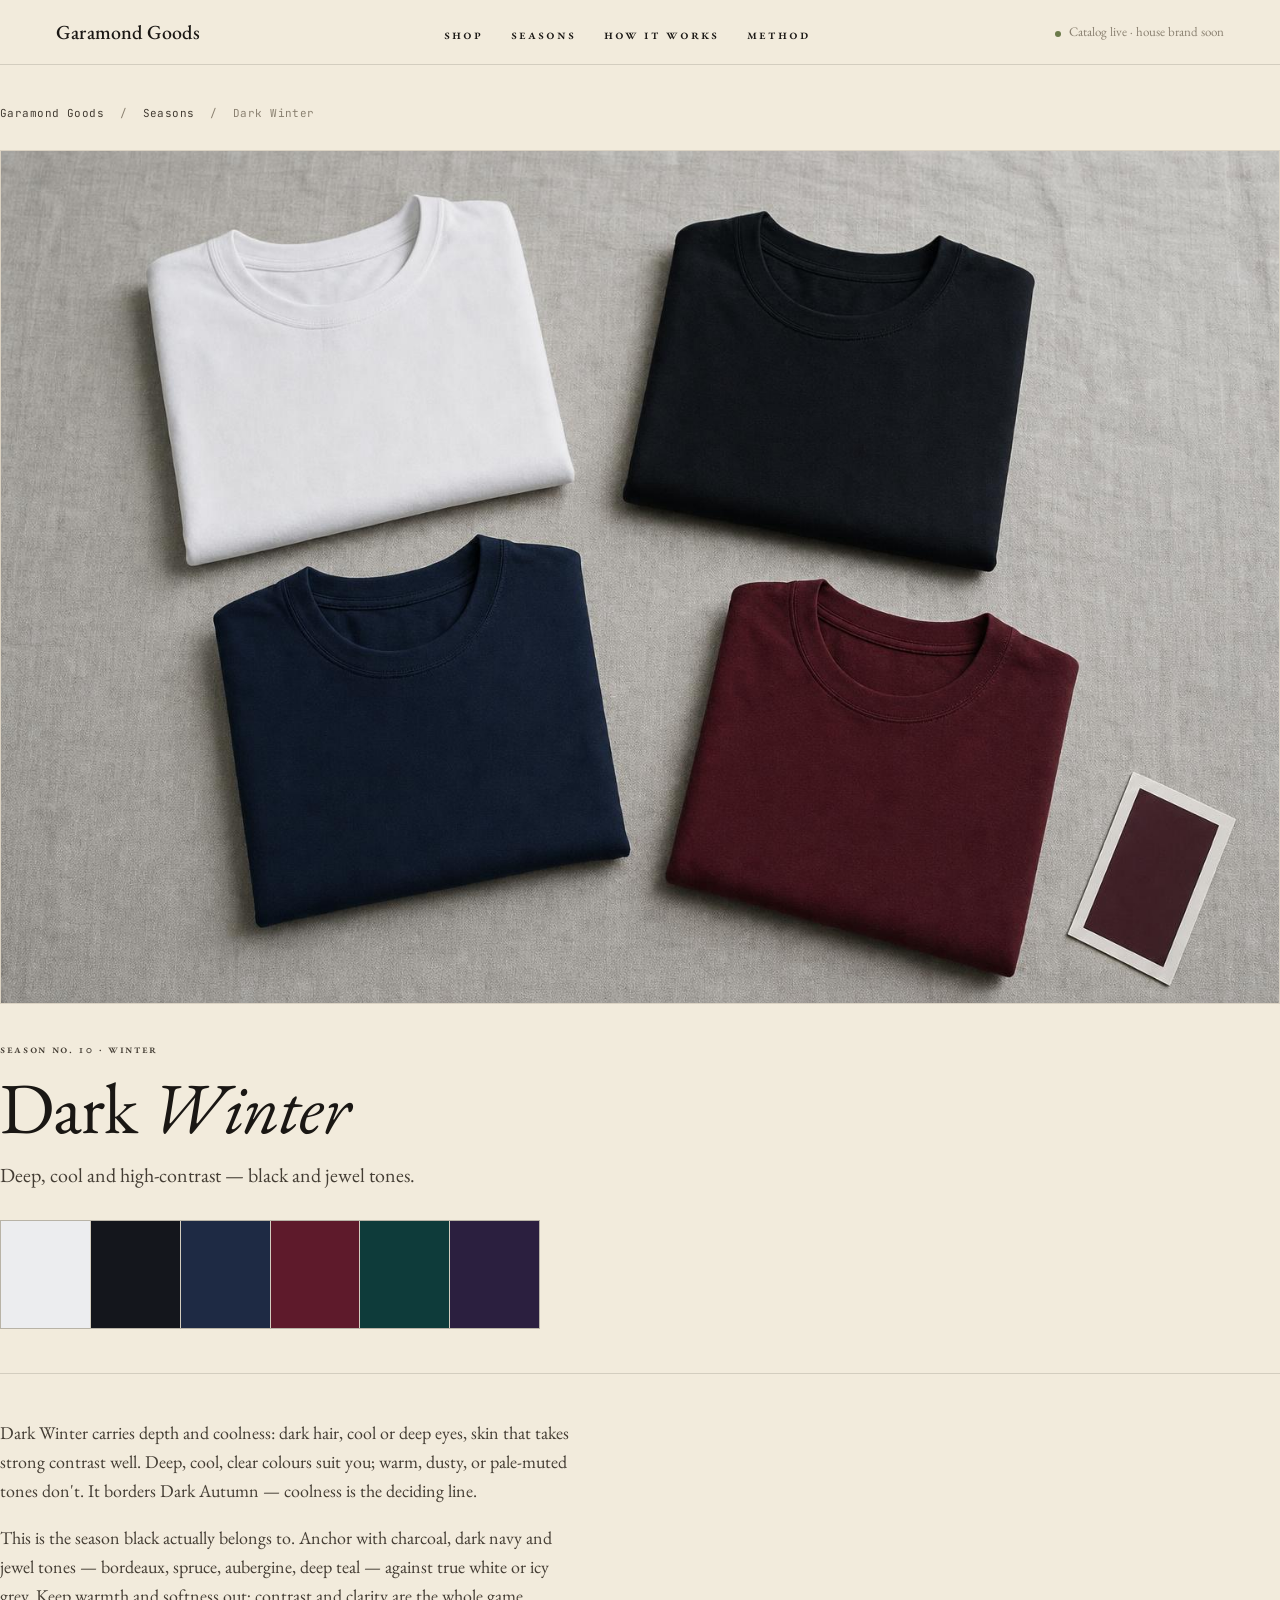
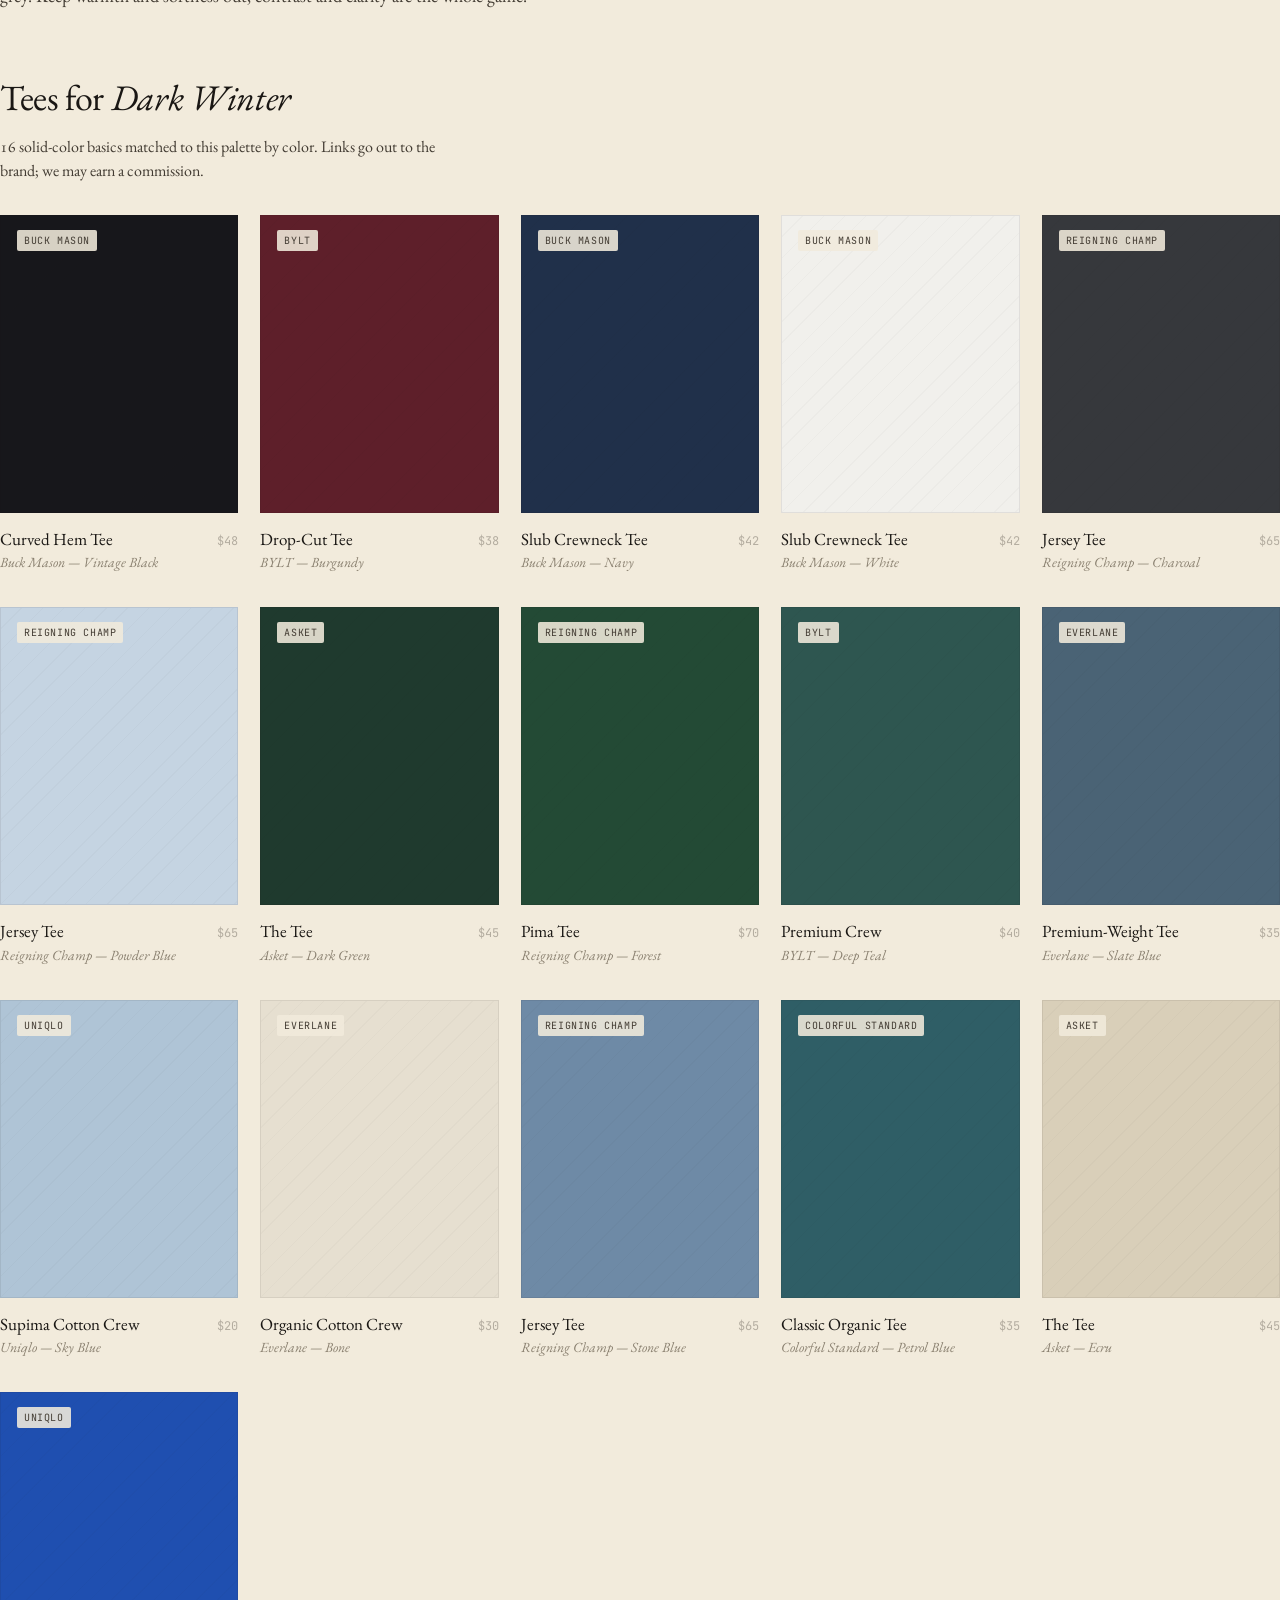
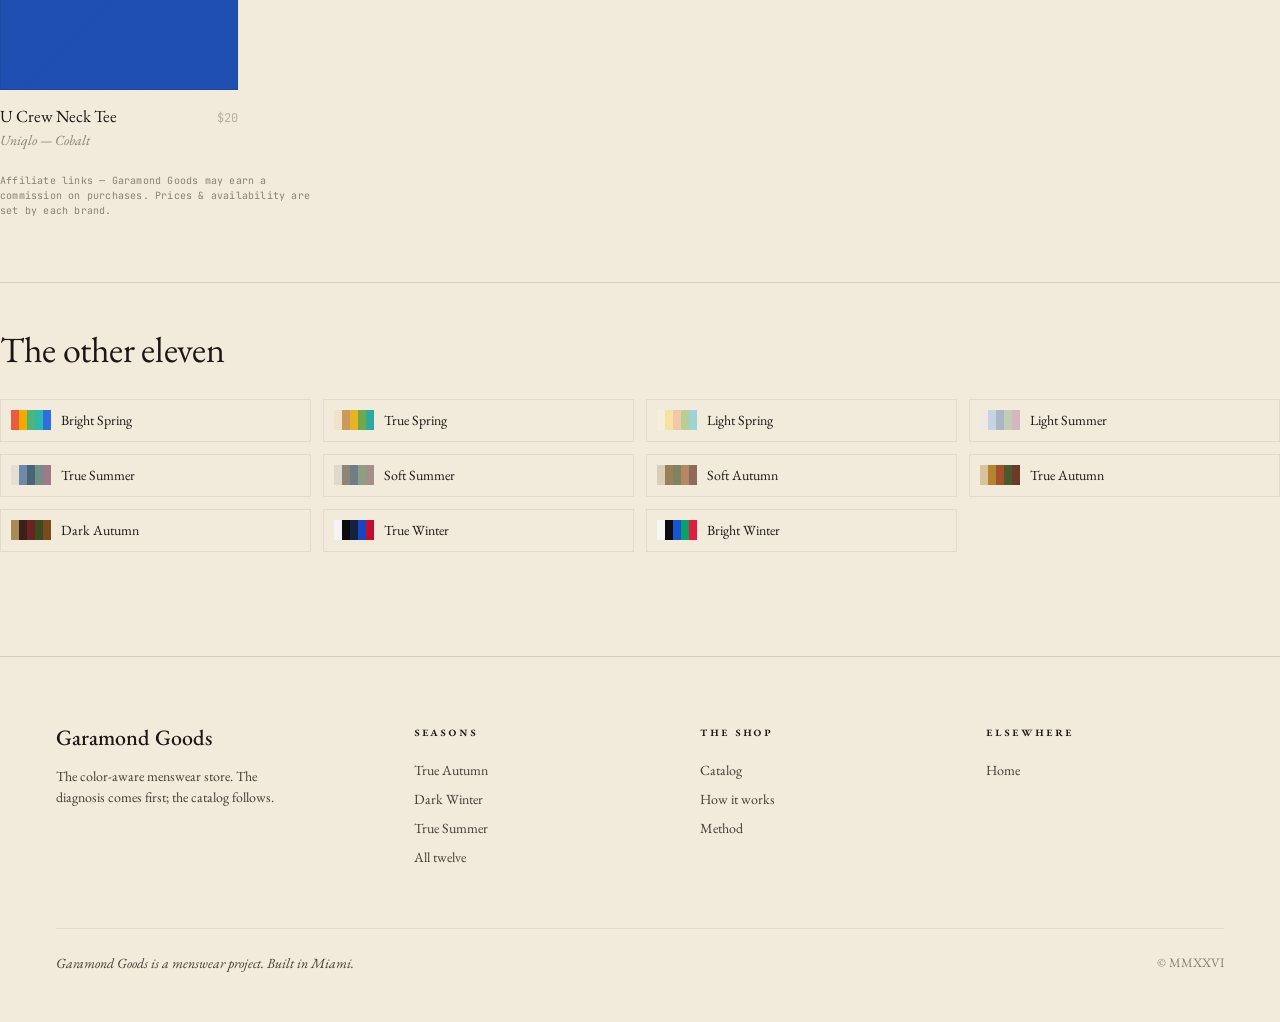
<file: seasons/dark-winter.html>
<!doctype html>
<html lang="en">
<head>
<meta charset="utf-8"/>
<meta name="viewport" content="width=device-width, initial-scale=1"/>
<title>Dark Winter — Men's Color Palette &amp; Tees · Garamond Goods</title>
<meta name="description" content="Dark Winter for men: the deep, cool, high-contrast palette — your best colours, how to wear them, and solid tees matched to the season."/>
<link rel="canonical" href="https://garamondgoods.com/seasons/dark-winter"/>
<meta name="theme-color" content="#1a1714"/>
<meta property="og:title" content="Dark Winter — Men's Color Palette & Tees"/>
<meta property="og:description" content="Dark Winter for men: the deep, cool, high-contrast palette — your best colours, how to wear them, and solid tees matched to the season."/>
<meta property="og:type" content="website"/>
<meta property="og:url" content="https://garamondgoods.com/seasons/dark-winter"/>
<meta name="twitter:card" content="summary_large_image"/>
<link rel="preconnect" href="https://fonts.googleapis.com"/>
<link rel="preconnect" href="https://fonts.gstatic.com" crossorigin/>
<link href="https://fonts.googleapis.com/css2?family=EB+Garamond:ital,wght@0,400;0,500;0,600;1,400;1,500&family=JetBrains+Mono:wght@400;500&display=swap" rel="stylesheet"/>
<link rel="stylesheet" href="/styles.css"/>
<script type="application/ld+json">{"@context":"https://schema.org","@type":"CollectionPage","name":"Dark Winter — Men's Color Palette & Tees","url":"https://garamondgoods.com/seasons/dark-winter","description":"Dark Winter for men: the deep, cool, high-contrast palette — your best colours, how to wear them, and solid tees matched to the season.","breadcrumb":{"@type":"BreadcrumbList","itemListElement":[{"@type":"ListItem","position":1,"name":"Garamond Goods","item":"https://garamondgoods.com/"},{"@type":"ListItem","position":2,"name":"Seasons","item":"https://garamondgoods.com/#seasons"},{"@type":"ListItem","position":3,"name":"Dark Winter","item":"https://garamondgoods.com/seasons/dark-winter"}]},"mainEntity":{"@type":"ItemList","numberOfItems":16,"itemListElement":[{"@type":"ListItem","position":1,"item":{"@type":"Product","name":"Buck Mason Curved Hem Tee — Vintage Black","url":"https://www.buckmason.com","category":"Men's T-Shirt"}},{"@type":"ListItem","position":2,"item":{"@type":"Product","name":"BYLT Drop-Cut Tee — Burgundy","url":"https://www.byltbasics.com","category":"Men's T-Shirt"}},{"@type":"ListItem","position":3,"item":{"@type":"Product","name":"Buck Mason Slub Crewneck Tee — Navy","url":"https://www.buckmason.com","category":"Men's T-Shirt"}},{"@type":"ListItem","position":4,"item":{"@type":"Product","name":"Buck Mason Slub Crewneck Tee — White","url":"https://www.buckmason.com","category":"Men's T-Shirt"}},{"@type":"ListItem","position":5,"item":{"@type":"Product","name":"Reigning Champ Jersey Tee — Charcoal","url":"https://www.reigningchamp.com","category":"Men's T-Shirt"}},{"@type":"ListItem","position":6,"item":{"@type":"Product","name":"Reigning Champ Jersey Tee — Powder Blue","url":"https://www.reigningchamp.com","category":"Men's T-Shirt"}},{"@type":"ListItem","position":7,"item":{"@type":"Product","name":"Asket The Tee — Dark Green","url":"https://www.asket.com","category":"Men's T-Shirt"}},{"@type":"ListItem","position":8,"item":{"@type":"Product","name":"Reigning Champ Pima Tee — Forest","url":"https://www.reigningchamp.com","category":"Men's T-Shirt"}},{"@type":"ListItem","position":9,"item":{"@type":"Product","name":"BYLT Premium Crew — Deep Teal","url":"https://www.byltbasics.com","category":"Men's T-Shirt"}},{"@type":"ListItem","position":10,"item":{"@type":"Product","name":"Everlane Premium-Weight Tee — Slate Blue","url":"https://www.everlane.com","category":"Men's T-Shirt"}},{"@type":"ListItem","position":11,"item":{"@type":"Product","name":"Uniqlo Supima Cotton Crew — Sky Blue","url":"https://www.uniqlo.com/us/en","category":"Men's T-Shirt"}},{"@type":"ListItem","position":12,"item":{"@type":"Product","name":"Everlane Organic Cotton Crew — Bone","url":"https://www.everlane.com","category":"Men's T-Shirt"}},{"@type":"ListItem","position":13,"item":{"@type":"Product","name":"Reigning Champ Jersey Tee — Stone Blue","url":"https://www.reigningchamp.com","category":"Men's T-Shirt"}},{"@type":"ListItem","position":14,"item":{"@type":"Product","name":"Colorful Standard Classic Organic Tee — Petrol Blue","url":"https://colorfulstandard.com","category":"Men's T-Shirt"}},{"@type":"ListItem","position":15,"item":{"@type":"Product","name":"Asket The Tee — Ecru","url":"https://www.asket.com","category":"Men's T-Shirt"}},{"@type":"ListItem","position":16,"item":{"@type":"Product","name":"Uniqlo U Crew Neck Tee — Cobalt","url":"https://www.uniqlo.com/us/en","category":"Men's T-Shirt"}}]}}</script>
</head>
<body>
<nav class="top"><div class="wrap inner">
  <a class="brand" href="/">Garamond Goods</a>
  <ul>
    <li><a href="/#catalog" class="sc">Shop</a></li>
    <li><a href="/#seasons" class="sc">Seasons</a></li>
    <li><a href="/#analysis" class="sc">How it works</a></li>
    <li><a href="/#method" class="sc">Method</a></li>
  </ul>
  <div class="status"><span class="dot"></span>Catalog live · house brand soon</div>
</div></nav>
<main class="wrap season-page">
  <nav class="crumb" aria-label="Breadcrumb"><a href="/">Garamond Goods</a> <span>/</span> <a href="/#seasons">Seasons</a> <span>/</span> Dark Winter</nav>
  <figure class="season-hero-figure"><img src="/img/season-dark-winter.jpg" alt="Folded men's cotton tees in the Dark Winter palette" loading="eager"/></figure>
  <header class="season-hero">
    <div class="kicker sc">Season No. 10 · Winter</div>
    <h1 class="display">Dark <em>Winter</em></h1>
    <p class="subline">Deep, cool and high-contrast — black and jewel tones.</p>
    <div class="season-strip"><div class="swatches"><div class="sw" style="background:#ECEDEF" title="True White · #ECEDEF"><span class="hex">#ECEDEF</span></div><div class="sw" style="background:#14161C" title="Jet Black · #14161C"><span class="hex">#14161C</span></div><div class="sw" style="background:#1E2A44" title="Dark Navy · #1E2A44"><span class="hex">#1E2A44</span></div><div class="sw" style="background:#5E1A2B" title="Bordeaux · #5E1A2B"><span class="hex">#5E1A2B</span></div><div class="sw" style="background:#0E3B3A" title="Spruce · #0E3B3A"><span class="hex">#0E3B3A</span></div><div class="sw" style="background:#2B1F3F" title="Aubergine · #2B1F3F"><span class="hex">#2B1F3F</span></div></div></div>
  </header>
  <section class="season-prose">
    <p>Dark Winter carries depth and coolness: dark hair, cool or deep eyes, skin that takes strong contrast well. Deep, cool, clear colours suit you; warm, dusty, or pale-muted tones don't. It borders Dark Autumn — coolness is the deciding line.</p>
    <p>This is the season black actually belongs to. Anchor with charcoal, dark navy and jewel tones — bordeaux, spruce, aubergine, deep teal — against true white or icy grey. Keep warmth and softness out; contrast and clarity are the whole game.</p>
  </section>
  <section class="season-shop">
    <h2>Tees for <em>Dark Winter</em></h2>
    <p class="deck">16 solid-color basics matched to this palette by color. Links go out to the brand; we may earn a commission.</p>
    <div class="catalog-grid"><a class="product" href="https://www.buckmason.com" target="_blank" rel="sponsored noopener nofollow" data-id="buck-mason-vintage-black-3" data-brand="Buck Mason" data-hex="#17171B" data-season="dark-winter"><div class="photo" style="background:#17171B"><span class="plabel">Buck Mason</span><div class="preview"><div class="tee-wrap"><svg class="tee" viewBox="0 0 100 100" xmlns="http://www.w3.org/2000/svg" aria-hidden="true"><path d="M40,20 Q50,27 60,20 L68,23 L86,33 L79,47 L70,42 L70,86 L30,86 L30,42 L21,47 L14,33 L32,23 Z" fill="#17171B" stroke="rgba(26,23,20,0.18)" stroke-width="1" stroke-linejoin="round"/><path d="M40,20 Q50,27 60,20" fill="none" stroke="rgba(255,255,255,0.35)" stroke-width="1.5"/></svg></div><span class="preview-cta">Shop at Buck Mason →</span></div></div><div class="meta"><div><div class="name">Curved Hem Tee</div><div class="sub">Buck Mason — Vintage Black</div></div><div class="price">$48</div></div></a><a class="product" href="https://www.byltbasics.com" target="_blank" rel="sponsored noopener nofollow" data-id="bylt-burgundy-11" data-brand="BYLT" data-hex="#5E1F2A" data-season="dark-winter"><div class="photo" style="background:#5E1F2A"><span class="plabel">BYLT</span><div class="preview"><div class="tee-wrap"><svg class="tee" viewBox="0 0 100 100" xmlns="http://www.w3.org/2000/svg" aria-hidden="true"><path d="M40,20 Q50,27 60,20 L68,23 L86,33 L79,47 L70,42 L70,86 L30,86 L30,42 L21,47 L14,33 L32,23 Z" fill="#5E1F2A" stroke="rgba(26,23,20,0.18)" stroke-width="1" stroke-linejoin="round"/><path d="M40,20 Q50,27 60,20" fill="none" stroke="rgba(255,255,255,0.35)" stroke-width="1.5"/></svg></div><span class="preview-cta">Shop at BYLT →</span></div></div><div class="meta"><div><div class="name">Drop-Cut Tee</div><div class="sub">BYLT — Burgundy</div></div><div class="price">$38</div></div></a><a class="product" href="https://www.buckmason.com" target="_blank" rel="sponsored noopener nofollow" data-id="buck-mason-navy-1" data-brand="Buck Mason" data-hex="#20304A" data-season="dark-winter"><div class="photo" style="background:#20304A"><span class="plabel">Buck Mason</span><div class="preview"><div class="tee-wrap"><svg class="tee" viewBox="0 0 100 100" xmlns="http://www.w3.org/2000/svg" aria-hidden="true"><path d="M40,20 Q50,27 60,20 L68,23 L86,33 L79,47 L70,42 L70,86 L30,86 L30,42 L21,47 L14,33 L32,23 Z" fill="#20304A" stroke="rgba(26,23,20,0.18)" stroke-width="1" stroke-linejoin="round"/><path d="M40,20 Q50,27 60,20" fill="none" stroke="rgba(255,255,255,0.35)" stroke-width="1.5"/></svg></div><span class="preview-cta">Shop at Buck Mason →</span></div></div><div class="meta"><div><div class="name">Slub Crewneck Tee</div><div class="sub">Buck Mason — Navy</div></div><div class="price">$42</div></div></a><a class="product" href="https://www.buckmason.com" target="_blank" rel="sponsored noopener nofollow" data-id="buck-mason-white-0" data-brand="Buck Mason" data-hex="#F1F0EC" data-season="dark-winter"><div class="photo" style="background:#F1F0EC"><span class="plabel">Buck Mason</span><div class="preview"><div class="tee-wrap"><svg class="tee" viewBox="0 0 100 100" xmlns="http://www.w3.org/2000/svg" aria-hidden="true"><path d="M40,20 Q50,27 60,20 L68,23 L86,33 L79,47 L70,42 L70,86 L30,86 L30,42 L21,47 L14,33 L32,23 Z" fill="#F1F0EC" stroke="rgba(26,23,20,0.18)" stroke-width="1" stroke-linejoin="round"/><path d="M40,20 Q50,27 60,20" fill="none" stroke="rgba(255,255,255,0.35)" stroke-width="1.5"/></svg></div><span class="preview-cta">Shop at Buck Mason →</span></div></div><div class="meta"><div><div class="name">Slub Crewneck Tee</div><div class="sub">Buck Mason — White</div></div><div class="price">$42</div></div></a><a class="product" href="https://www.reigningchamp.com" target="_blank" rel="sponsored noopener nofollow" data-id="reigning-champ-charcoal-7" data-brand="Reigning Champ" data-hex="#36383C" data-season="dark-winter"><div class="photo" style="background:#36383C"><span class="plabel">Reigning Champ</span><div class="preview"><div class="tee-wrap"><svg class="tee" viewBox="0 0 100 100" xmlns="http://www.w3.org/2000/svg" aria-hidden="true"><path d="M40,20 Q50,27 60,20 L68,23 L86,33 L79,47 L70,42 L70,86 L30,86 L30,42 L21,47 L14,33 L32,23 Z" fill="#36383C" stroke="rgba(26,23,20,0.18)" stroke-width="1" stroke-linejoin="round"/><path d="M40,20 Q50,27 60,20" fill="none" stroke="rgba(255,255,255,0.35)" stroke-width="1.5"/></svg></div><span class="preview-cta">Shop at Reigning Champ →</span></div></div><div class="meta"><div><div class="name">Jersey Tee</div><div class="sub">Reigning Champ — Charcoal</div></div><div class="price">$65</div></div></a><a class="product" href="https://www.reigningchamp.com" target="_blank" rel="sponsored noopener nofollow" data-id="reigning-champ-powder-blue-10" data-brand="Reigning Champ" data-hex="#C5D4E2" data-season="dark-winter"><div class="photo" style="background:#C5D4E2"><span class="plabel">Reigning Champ</span><div class="preview"><div class="tee-wrap"><svg class="tee" viewBox="0 0 100 100" xmlns="http://www.w3.org/2000/svg" aria-hidden="true"><path d="M40,20 Q50,27 60,20 L68,23 L86,33 L79,47 L70,42 L70,86 L30,86 L30,42 L21,47 L14,33 L32,23 Z" fill="#C5D4E2" stroke="rgba(26,23,20,0.18)" stroke-width="1" stroke-linejoin="round"/><path d="M40,20 Q50,27 60,20" fill="none" stroke="rgba(255,255,255,0.35)" stroke-width="1.5"/></svg></div><span class="preview-cta">Shop at Reigning Champ →</span></div></div><div class="meta"><div><div class="name">Jersey Tee</div><div class="sub">Reigning Champ — Powder Blue</div></div><div class="price">$65</div></div></a><a class="product" href="https://www.asket.com" target="_blank" rel="sponsored noopener nofollow" data-id="asket-dark-green-27" data-brand="Asket" data-hex="#1F3A2E" data-season="dark-winter"><div class="photo" style="background:#1F3A2E"><span class="plabel">Asket</span><div class="preview"><div class="tee-wrap"><svg class="tee" viewBox="0 0 100 100" xmlns="http://www.w3.org/2000/svg" aria-hidden="true"><path d="M40,20 Q50,27 60,20 L68,23 L86,33 L79,47 L70,42 L70,86 L30,86 L30,42 L21,47 L14,33 L32,23 Z" fill="#1F3A2E" stroke="rgba(26,23,20,0.18)" stroke-width="1" stroke-linejoin="round"/><path d="M40,20 Q50,27 60,20" fill="none" stroke="rgba(255,255,255,0.35)" stroke-width="1.5"/></svg></div><span class="preview-cta">Shop at Asket →</span></div></div><div class="meta"><div><div class="name">The Tee</div><div class="sub">Asket — Dark Green</div></div><div class="price">$45</div></div></a><a class="product" href="https://www.reigningchamp.com" target="_blank" rel="sponsored noopener nofollow" data-id="reigning-champ-forest-8" data-brand="Reigning Champ" data-hex="#234A35" data-season="dark-winter"><div class="photo" style="background:#234A35"><span class="plabel">Reigning Champ</span><div class="preview"><div class="tee-wrap"><svg class="tee" viewBox="0 0 100 100" xmlns="http://www.w3.org/2000/svg" aria-hidden="true"><path d="M40,20 Q50,27 60,20 L68,23 L86,33 L79,47 L70,42 L70,86 L30,86 L30,42 L21,47 L14,33 L32,23 Z" fill="#234A35" stroke="rgba(26,23,20,0.18)" stroke-width="1" stroke-linejoin="round"/><path d="M40,20 Q50,27 60,20" fill="none" stroke="rgba(255,255,255,0.35)" stroke-width="1.5"/></svg></div><span class="preview-cta">Shop at Reigning Champ →</span></div></div><div class="meta"><div><div class="name">Pima Tee</div><div class="sub">Reigning Champ — Forest</div></div><div class="price">$70</div></div></a><a class="product" href="https://www.byltbasics.com" target="_blank" rel="sponsored noopener nofollow" data-id="bylt-deep-teal-13" data-brand="BYLT" data-hex="#2E5650" data-season="dark-winter"><div class="photo" style="background:#2E5650"><span class="plabel">BYLT</span><div class="preview"><div class="tee-wrap"><svg class="tee" viewBox="0 0 100 100" xmlns="http://www.w3.org/2000/svg" aria-hidden="true"><path d="M40,20 Q50,27 60,20 L68,23 L86,33 L79,47 L70,42 L70,86 L30,86 L30,42 L21,47 L14,33 L32,23 Z" fill="#2E5650" stroke="rgba(26,23,20,0.18)" stroke-width="1" stroke-linejoin="round"/><path d="M40,20 Q50,27 60,20" fill="none" stroke="rgba(255,255,255,0.35)" stroke-width="1.5"/></svg></div><span class="preview-cta">Shop at BYLT →</span></div></div><div class="meta"><div><div class="name">Premium Crew</div><div class="sub">BYLT — Deep Teal</div></div><div class="price">$40</div></div></a><a class="product" href="https://www.everlane.com" target="_blank" rel="sponsored noopener nofollow" data-id="everlane-slate-blue-17" data-brand="Everlane" data-hex="#4A6375" data-season="dark-winter"><div class="photo" style="background:#4A6375"><span class="plabel">Everlane</span><div class="preview"><div class="tee-wrap"><svg class="tee" viewBox="0 0 100 100" xmlns="http://www.w3.org/2000/svg" aria-hidden="true"><path d="M40,20 Q50,27 60,20 L68,23 L86,33 L79,47 L70,42 L70,86 L30,86 L30,42 L21,47 L14,33 L32,23 Z" fill="#4A6375" stroke="rgba(26,23,20,0.18)" stroke-width="1" stroke-linejoin="round"/><path d="M40,20 Q50,27 60,20" fill="none" stroke="rgba(255,255,255,0.35)" stroke-width="1.5"/></svg></div><span class="preview-cta">Shop at Everlane →</span></div></div><div class="meta"><div><div class="name">Premium-Weight Tee</div><div class="sub">Everlane — Slate Blue</div></div><div class="price">$35</div></div></a><a class="product" href="https://www.uniqlo.com/us/en" target="_blank" rel="sponsored noopener nofollow" data-id="uniqlo-sky-blue-23" data-brand="Uniqlo" data-hex="#AFC4D6" data-season="dark-winter"><div class="photo" style="background:#AFC4D6"><span class="plabel">Uniqlo</span><div class="preview"><div class="tee-wrap"><svg class="tee" viewBox="0 0 100 100" xmlns="http://www.w3.org/2000/svg" aria-hidden="true"><path d="M40,20 Q50,27 60,20 L68,23 L86,33 L79,47 L70,42 L70,86 L30,86 L30,42 L21,47 L14,33 L32,23 Z" fill="#AFC4D6" stroke="rgba(26,23,20,0.18)" stroke-width="1" stroke-linejoin="round"/><path d="M40,20 Q50,27 60,20" fill="none" stroke="rgba(255,255,255,0.35)" stroke-width="1.5"/></svg></div><span class="preview-cta">Shop at Uniqlo →</span></div></div><div class="meta"><div><div class="name">Supima Cotton Crew</div><div class="sub">Uniqlo — Sky Blue</div></div><div class="price">$20</div></div></a><a class="product" href="https://www.everlane.com" target="_blank" rel="sponsored noopener nofollow" data-id="everlane-bone-15" data-brand="Everlane" data-hex="#E6DFD0" data-season="dark-winter"><div class="photo" style="background:#E6DFD0"><span class="plabel">Everlane</span><div class="preview"><div class="tee-wrap"><svg class="tee" viewBox="0 0 100 100" xmlns="http://www.w3.org/2000/svg" aria-hidden="true"><path d="M40,20 Q50,27 60,20 L68,23 L86,33 L79,47 L70,42 L70,86 L30,86 L30,42 L21,47 L14,33 L32,23 Z" fill="#E6DFD0" stroke="rgba(26,23,20,0.18)" stroke-width="1" stroke-linejoin="round"/><path d="M40,20 Q50,27 60,20" fill="none" stroke="rgba(255,255,255,0.35)" stroke-width="1.5"/></svg></div><span class="preview-cta">Shop at Everlane →</span></div></div><div class="meta"><div><div class="name">Organic Cotton Crew</div><div class="sub">Everlane — Bone</div></div><div class="price">$30</div></div></a><a class="product" href="https://www.reigningchamp.com" target="_blank" rel="sponsored noopener nofollow" data-id="reigning-champ-stone-blue-9" data-brand="Reigning Champ" data-hex="#6E8AA6" data-season="dark-winter"><div class="photo" style="background:#6E8AA6"><span class="plabel">Reigning Champ</span><div class="preview"><div class="tee-wrap"><svg class="tee" viewBox="0 0 100 100" xmlns="http://www.w3.org/2000/svg" aria-hidden="true"><path d="M40,20 Q50,27 60,20 L68,23 L86,33 L79,47 L70,42 L70,86 L30,86 L30,42 L21,47 L14,33 L32,23 Z" fill="#6E8AA6" stroke="rgba(26,23,20,0.18)" stroke-width="1" stroke-linejoin="round"/><path d="M40,20 Q50,27 60,20" fill="none" stroke="rgba(255,255,255,0.35)" stroke-width="1.5"/></svg></div><span class="preview-cta">Shop at Reigning Champ →</span></div></div><div class="meta"><div><div class="name">Jersey Tee</div><div class="sub">Reigning Champ — Stone Blue</div></div><div class="price">$65</div></div></a><a class="product" href="https://colorfulstandard.com" target="_blank" rel="sponsored noopener nofollow" data-id="colorful-standard-petrol-blue-31" data-brand="Colorful Standard" data-hex="#2F5E66" data-season="dark-winter"><div class="photo" style="background:#2F5E66"><span class="plabel">Colorful Standard</span><div class="preview"><div class="tee-wrap"><svg class="tee" viewBox="0 0 100 100" xmlns="http://www.w3.org/2000/svg" aria-hidden="true"><path d="M40,20 Q50,27 60,20 L68,23 L86,33 L79,47 L70,42 L70,86 L30,86 L30,42 L21,47 L14,33 L32,23 Z" fill="#2F5E66" stroke="rgba(26,23,20,0.18)" stroke-width="1" stroke-linejoin="round"/><path d="M40,20 Q50,27 60,20" fill="none" stroke="rgba(255,255,255,0.35)" stroke-width="1.5"/></svg></div><span class="preview-cta">Shop at Colorful Standard →</span></div></div><div class="meta"><div><div class="name">Classic Organic Tee</div><div class="sub">Colorful Standard — Petrol Blue</div></div><div class="price">$35</div></div></a><a class="product" href="https://www.asket.com" target="_blank" rel="sponsored noopener nofollow" data-id="asket-ecru-26" data-brand="Asket" data-hex="#D9CFB9" data-season="dark-winter"><div class="photo" style="background:#D9CFB9"><span class="plabel">Asket</span><div class="preview"><div class="tee-wrap"><svg class="tee" viewBox="0 0 100 100" xmlns="http://www.w3.org/2000/svg" aria-hidden="true"><path d="M40,20 Q50,27 60,20 L68,23 L86,33 L79,47 L70,42 L70,86 L30,86 L30,42 L21,47 L14,33 L32,23 Z" fill="#D9CFB9" stroke="rgba(26,23,20,0.18)" stroke-width="1" stroke-linejoin="round"/><path d="M40,20 Q50,27 60,20" fill="none" stroke="rgba(255,255,255,0.35)" stroke-width="1.5"/></svg></div><span class="preview-cta">Shop at Asket →</span></div></div><div class="meta"><div><div class="name">The Tee</div><div class="sub">Asket — Ecru</div></div><div class="price">$45</div></div></a><a class="product" href="https://www.uniqlo.com/us/en" target="_blank" rel="sponsored noopener nofollow" data-id="uniqlo-cobalt-24" data-brand="Uniqlo" data-hex="#1F4FB0" data-season="dark-winter"><div class="photo" style="background:#1F4FB0"><span class="plabel">Uniqlo</span><div class="preview"><div class="tee-wrap"><svg class="tee" viewBox="0 0 100 100" xmlns="http://www.w3.org/2000/svg" aria-hidden="true"><path d="M40,20 Q50,27 60,20 L68,23 L86,33 L79,47 L70,42 L70,86 L30,86 L30,42 L21,47 L14,33 L32,23 Z" fill="#1F4FB0" stroke="rgba(26,23,20,0.18)" stroke-width="1" stroke-linejoin="round"/><path d="M40,20 Q50,27 60,20" fill="none" stroke="rgba(255,255,255,0.35)" stroke-width="1.5"/></svg></div><span class="preview-cta">Shop at Uniqlo →</span></div></div><div class="meta"><div><div class="name">U Crew Neck Tee</div><div class="sub">Uniqlo — Cobalt</div></div><div class="price">$20</div></div></a></div>
    <p class="disclosure">Affiliate links — Garamond Goods may earn a commission on purchases. Prices &amp; availability are set by each brand.</p>
  </section>
  <section class="season-cross">
    <h2>The other eleven</h2>
    <div class="cross-grid"><a class="cross" href="/seasons/bright-spring"><span class="cross-sw"><span style="background:#E85D3D"></span><span style="background:#F2A900"></span><span style="background:#4FB477"></span><span style="background:#2FB6AD"></span><span style="background:#2D6FE0"></span></span><span class="cross-nm">Bright Spring</span></a><a class="cross" href="/seasons/true-spring"><span class="cross-sw"><span style="background:#EFE3C8"></span><span style="background:#C99A5B"></span><span style="background:#E6B325"></span><span style="background:#6FA84B"></span><span style="background:#2FA8A1"></span></span><span class="cross-nm">True Spring</span></a><a class="cross" href="/seasons/light-spring"><span class="cross-sw"><span style="background:#F5EEDC"></span><span style="background:#F4E3A1"></span><span style="background:#F4C7A8"></span><span style="background:#B7CE96"></span><span style="background:#9ED3D6"></span></span><span class="cross-nm">Light Spring</span></a><a class="cross" href="/seasons/light-summer"><span class="cross-sw"><span style="background:#EFE9E4"></span><span style="background:#C5D4E2"></span><span style="background:#AAB5C6"></span><span style="background:#C2CDB4"></span><span style="background:#D5B6C0"></span></span><span class="cross-nm">Light Summer</span></a><a class="cross" href="/seasons/true-summer"><span class="cross-sw"><span style="background:#E4DED3"></span><span style="background:#6E8AA6"></span><span style="background:#4A6375"></span><span style="background:#6E9089"></span><span style="background:#9E7A86"></span></span><span class="cross-nm">True Summer</span></a><a class="cross" href="/seasons/soft-summer"><span class="cross-sw"><span style="background:#DFD8CC"></span><span style="background:#8F8577"></span><span style="background:#6F7E86"></span><span style="background:#8C9E83"></span><span style="background:#A68E8B"></span></span><span class="cross-nm">Soft Summer</span></a><a class="cross" href="/seasons/soft-autumn"><span class="cross-sw"><span style="background:#D9CFB9"></span><span style="background:#9A7F5A"></span><span style="background:#7E8460"></span><span style="background:#B58762"></span><span style="background:#8F6A5A"></span></span><span class="cross-nm">Soft Autumn</span></a><a class="cross" href="/seasons/true-autumn"><span class="cross-sw"><span style="background:#D9C39A"></span><span style="background:#B5842E"></span><span style="background:#A4502A"></span><span style="background:#4B5A2C"></span><span style="background:#6B3A2A"></span></span><span class="cross-nm">True Autumn</span></a><a class="cross" href="/seasons/dark-autumn"><span class="cross-sw"><span style="background:#A88A55"></span><span style="background:#3A2018"></span><span style="background:#6B2222"></span><span style="background:#3B4A1F"></span><span style="background:#7A4A1F"></span></span><span class="cross-nm">Dark Autumn</span></a><a class="cross" href="/seasons/true-winter"><span class="cross-sw"><span style="background:#F4F4F4"></span><span style="background:#0B0B10"></span><span style="background:#14213F"></span><span style="background:#1746C0"></span><span style="background:#C20E2E"></span></span><span class="cross-nm">True Winter</span></a><a class="cross" href="/seasons/bright-winter"><span class="cross-sw"><span style="background:#F7F7F2"></span><span style="background:#0E0E0E"></span><span style="background:#1A53D0"></span><span style="background:#0AA06A"></span><span style="background:#DE1E3C"></span></span><span class="cross-nm">Bright Winter</span></a></div>
  </section>
</main>
<footer class="foot"><div class="wrap">
  <div class="foot-grid">
    <div>
      <div class="foot-brand">Garamond Goods</div>
      <div class="foot-blurb">The color-aware menswear store. The diagnosis comes first; the catalog follows.</div>
    </div>
    <div><h4 class="sc">Seasons</h4><ul>
      <li><a href="/seasons/true-autumn">True Autumn</a></li>
      <li><a href="/seasons/dark-winter">Dark Winter</a></li>
      <li><a href="/seasons/true-summer">True Summer</a></li>
      <li><a href="/#seasons">All twelve</a></li>
    </ul></div>
    <div><h4 class="sc">The Shop</h4><ul>
      <li><a href="/#catalog">Catalog</a></li>
      <li><a href="/#analysis">How it works</a></li>
      <li><a href="/#method">Method</a></li>
    </ul></div>
    <div><h4 class="sc">Elsewhere</h4><ul>
      <li><a href="/">Home</a></li>
    </ul></div>
  </div>
  <div class="foot-line">
    <div class="tag">Garamond Goods is a menswear project. Built in Miami.</div>
    <div>© MMXXVI</div>
  </div>
</div></footer>
<script src="/log.js"></script>
<script>
document.querySelectorAll('a.product[data-id]').forEach(function(a){
  a.addEventListener('click', function(){
    if(window.ggLogClick) window.ggLogClick({product_id:a.dataset.id,brand:a.dataset.brand,season:a.dataset.season,color_hex:a.dataset.hex,href:a.href});
  });
});
</script>
</body>
</html>
</file>
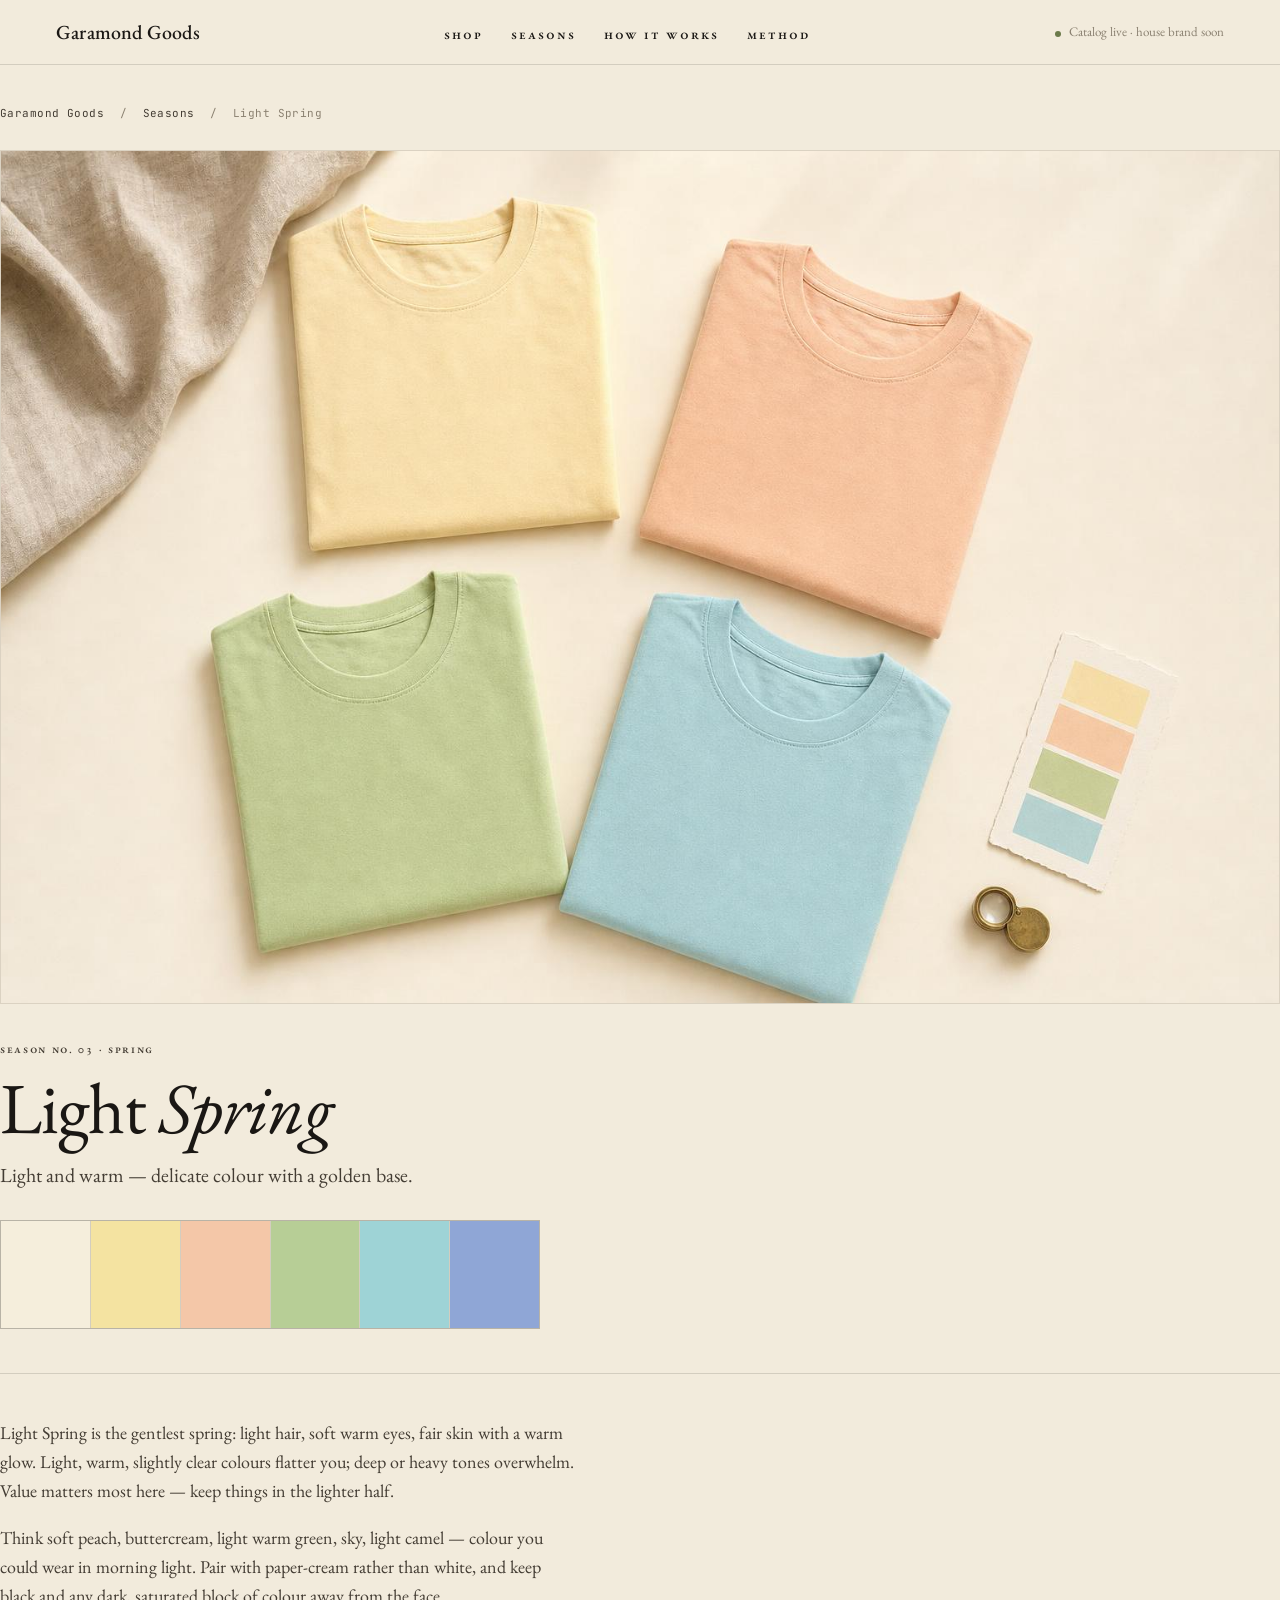
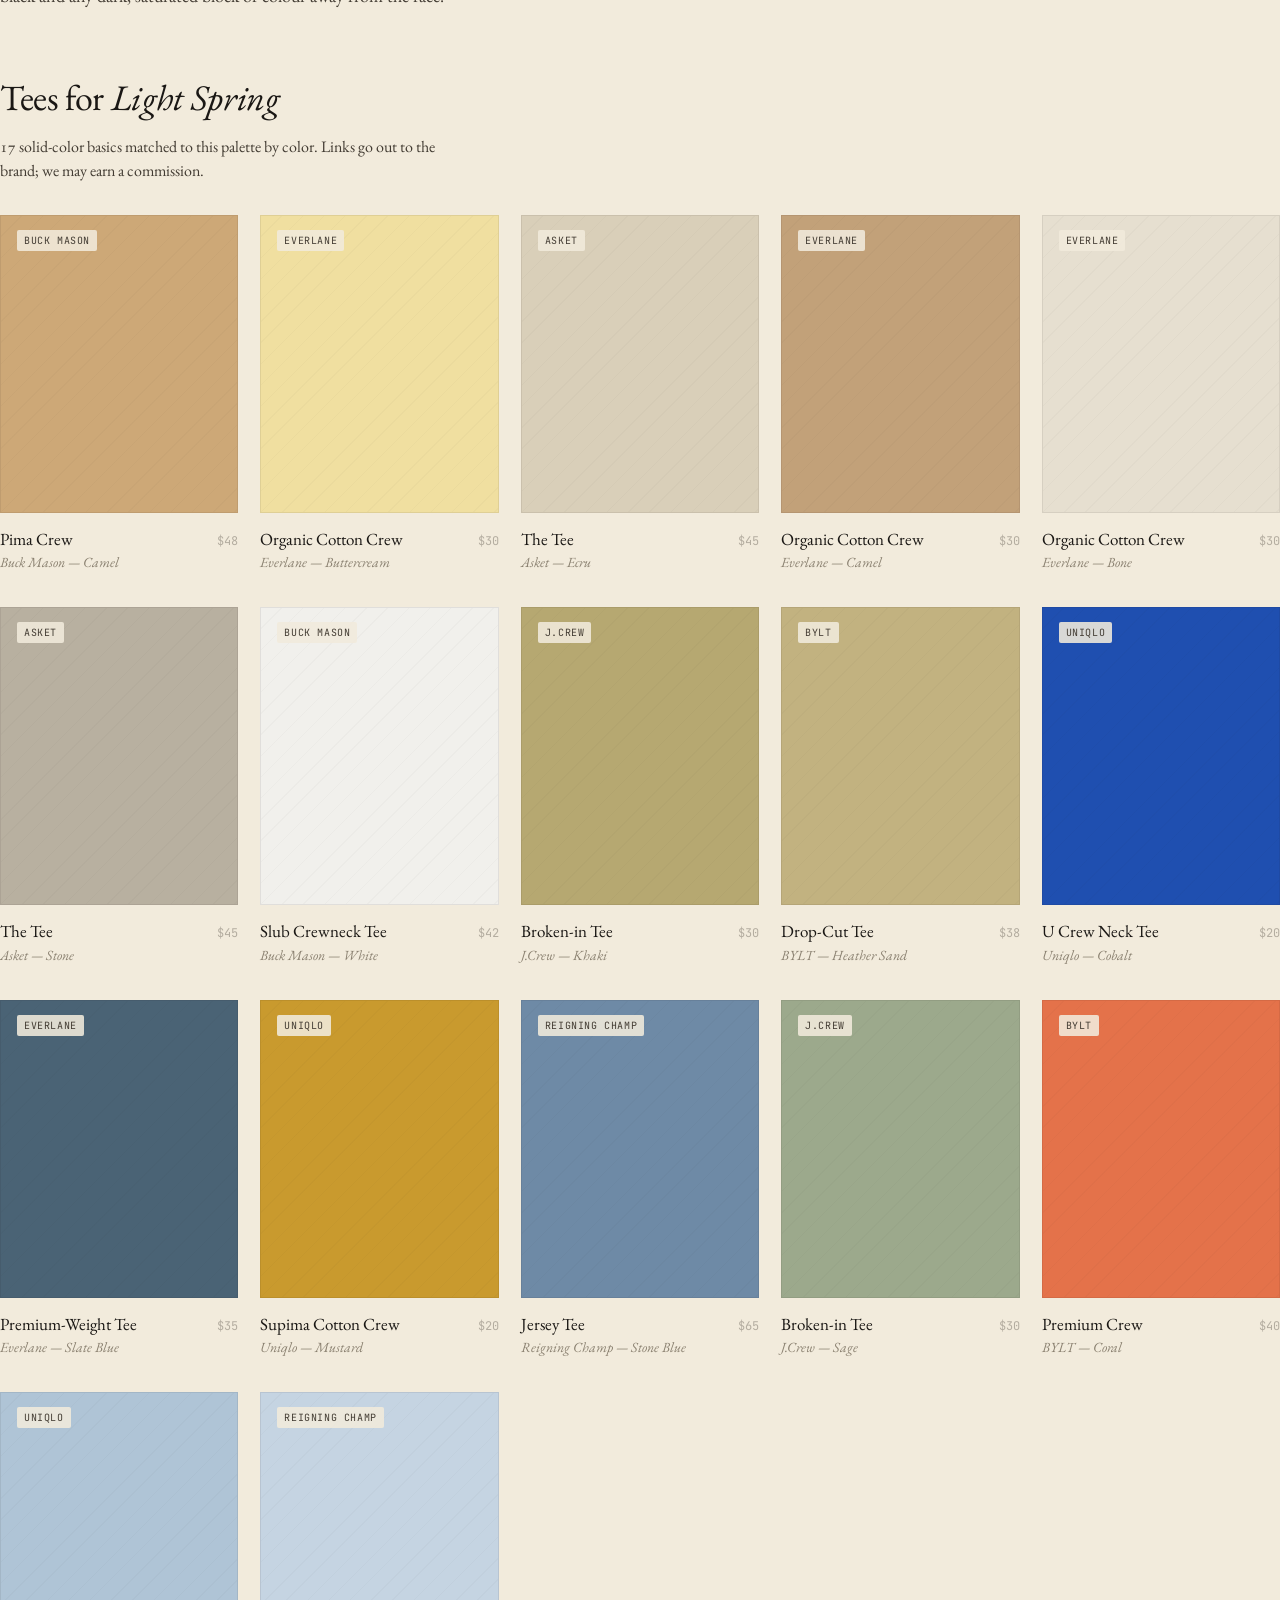
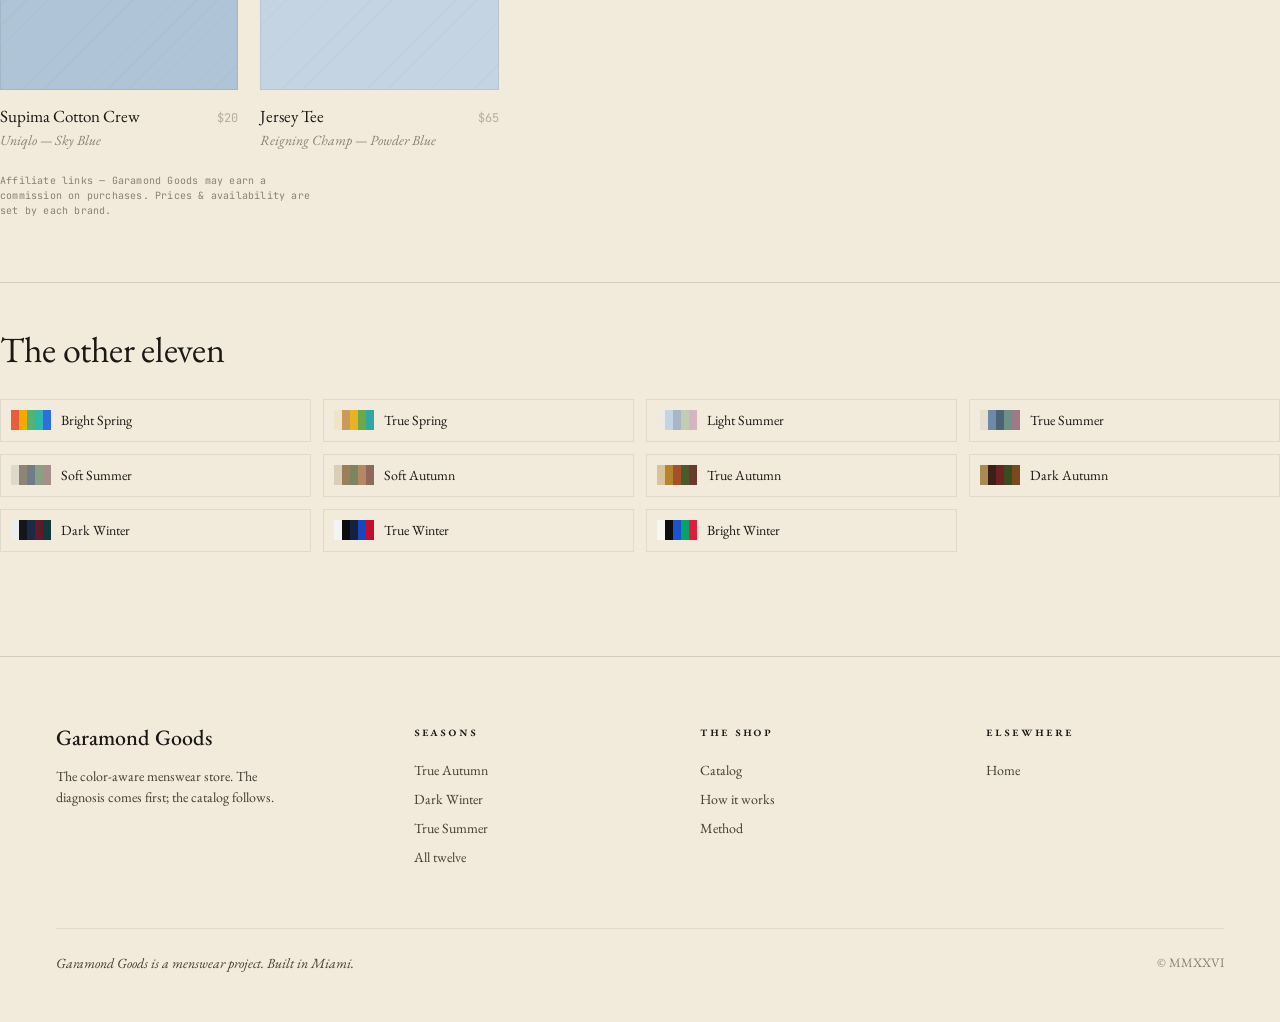
<file: seasons/light-spring.html>
<!doctype html>
<html lang="en">
<head>
<meta charset="utf-8"/>
<meta name="viewport" content="width=device-width, initial-scale=1"/>
<title>Light Spring — Men's Color Palette &amp; Tees · Garamond Goods</title>
<meta name="description" content="Light Spring for men: the light, warm palette — which colours suit you, how to wear them, and solid tees matched to the season."/>
<link rel="canonical" href="https://garamondgoods.com/seasons/light-spring"/>
<meta name="theme-color" content="#1a1714"/>
<meta property="og:title" content="Light Spring — Men's Color Palette & Tees"/>
<meta property="og:description" content="Light Spring for men: the light, warm palette — which colours suit you, how to wear them, and solid tees matched to the season."/>
<meta property="og:type" content="website"/>
<meta property="og:url" content="https://garamondgoods.com/seasons/light-spring"/>
<meta name="twitter:card" content="summary_large_image"/>
<link rel="preconnect" href="https://fonts.googleapis.com"/>
<link rel="preconnect" href="https://fonts.gstatic.com" crossorigin/>
<link href="https://fonts.googleapis.com/css2?family=EB+Garamond:ital,wght@0,400;0,500;0,600;1,400;1,500&family=JetBrains+Mono:wght@400;500&display=swap" rel="stylesheet"/>
<link rel="stylesheet" href="/styles.css"/>
<script type="application/ld+json">{"@context":"https://schema.org","@type":"CollectionPage","name":"Light Spring — Men's Color Palette & Tees","url":"https://garamondgoods.com/seasons/light-spring","description":"Light Spring for men: the light, warm palette — which colours suit you, how to wear them, and solid tees matched to the season.","breadcrumb":{"@type":"BreadcrumbList","itemListElement":[{"@type":"ListItem","position":1,"name":"Garamond Goods","item":"https://garamondgoods.com/"},{"@type":"ListItem","position":2,"name":"Seasons","item":"https://garamondgoods.com/#seasons"},{"@type":"ListItem","position":3,"name":"Light Spring","item":"https://garamondgoods.com/seasons/light-spring"}]},"mainEntity":{"@type":"ItemList","numberOfItems":17,"itemListElement":[{"@type":"ListItem","position":1,"item":{"@type":"Product","name":"Buck Mason Pima Crew — Camel","url":"https://www.buckmason.com","category":"Men's T-Shirt"}},{"@type":"ListItem","position":2,"item":{"@type":"Product","name":"Everlane Organic Cotton Crew — Buttercream","url":"https://www.everlane.com","category":"Men's T-Shirt"}},{"@type":"ListItem","position":3,"item":{"@type":"Product","name":"Asket The Tee — Ecru","url":"https://www.asket.com","category":"Men's T-Shirt"}},{"@type":"ListItem","position":4,"item":{"@type":"Product","name":"Everlane Organic Cotton Crew — Camel","url":"https://www.everlane.com","category":"Men's T-Shirt"}},{"@type":"ListItem","position":5,"item":{"@type":"Product","name":"Everlane Organic Cotton Crew — Bone","url":"https://www.everlane.com","category":"Men's T-Shirt"}},{"@type":"ListItem","position":6,"item":{"@type":"Product","name":"Asket The Tee — Stone","url":"https://www.asket.com","category":"Men's T-Shirt"}},{"@type":"ListItem","position":7,"item":{"@type":"Product","name":"Buck Mason Slub Crewneck Tee — White","url":"https://www.buckmason.com","category":"Men's T-Shirt"}},{"@type":"ListItem","position":8,"item":{"@type":"Product","name":"J.Crew Broken-in Tee — Khaki","url":"https://www.jcrew.com","category":"Men's T-Shirt"}},{"@type":"ListItem","position":9,"item":{"@type":"Product","name":"BYLT Drop-Cut Tee — Heather Sand","url":"https://www.byltbasics.com","category":"Men's T-Shirt"}},{"@type":"ListItem","position":10,"item":{"@type":"Product","name":"Uniqlo U Crew Neck Tee — Cobalt","url":"https://www.uniqlo.com/us/en","category":"Men's T-Shirt"}},{"@type":"ListItem","position":11,"item":{"@type":"Product","name":"Everlane Premium-Weight Tee — Slate Blue","url":"https://www.everlane.com","category":"Men's T-Shirt"}},{"@type":"ListItem","position":12,"item":{"@type":"Product","name":"Uniqlo Supima Cotton Crew — Mustard","url":"https://www.uniqlo.com/us/en","category":"Men's T-Shirt"}},{"@type":"ListItem","position":13,"item":{"@type":"Product","name":"Reigning Champ Jersey Tee — Stone Blue","url":"https://www.reigningchamp.com","category":"Men's T-Shirt"}},{"@type":"ListItem","position":14,"item":{"@type":"Product","name":"J.Crew Broken-in Tee — Sage","url":"https://www.jcrew.com","category":"Men's T-Shirt"}},{"@type":"ListItem","position":15,"item":{"@type":"Product","name":"BYLT Premium Crew — Coral","url":"https://www.byltbasics.com","category":"Men's T-Shirt"}},{"@type":"ListItem","position":16,"item":{"@type":"Product","name":"Uniqlo Supima Cotton Crew — Sky Blue","url":"https://www.uniqlo.com/us/en","category":"Men's T-Shirt"}},{"@type":"ListItem","position":17,"item":{"@type":"Product","name":"Reigning Champ Jersey Tee — Powder Blue","url":"https://www.reigningchamp.com","category":"Men's T-Shirt"}}]}}</script>
</head>
<body>
<nav class="top"><div class="wrap inner">
  <a class="brand" href="/">Garamond Goods</a>
  <ul>
    <li><a href="/#catalog" class="sc">Shop</a></li>
    <li><a href="/#seasons" class="sc">Seasons</a></li>
    <li><a href="/#analysis" class="sc">How it works</a></li>
    <li><a href="/#method" class="sc">Method</a></li>
  </ul>
  <div class="status"><span class="dot"></span>Catalog live · house brand soon</div>
</div></nav>
<main class="wrap season-page">
  <nav class="crumb" aria-label="Breadcrumb"><a href="/">Garamond Goods</a> <span>/</span> <a href="/#seasons">Seasons</a> <span>/</span> Light Spring</nav>
  <figure class="season-hero-figure"><img src="/img/season-light-spring.jpg" alt="Folded men's cotton tees in the Light Spring palette" loading="eager"/></figure>
  <header class="season-hero">
    <div class="kicker sc">Season No. 03 · Spring</div>
    <h1 class="display">Light <em>Spring</em></h1>
    <p class="subline">Light and warm — delicate colour with a golden base.</p>
    <div class="season-strip"><div class="swatches"><div class="sw" style="background:#F5EEDC" title="Paper · #F5EEDC"><span class="hex">#F5EEDC</span></div><div class="sw" style="background:#F4E3A1" title="Buttercream · #F4E3A1"><span class="hex">#F4E3A1</span></div><div class="sw" style="background:#F4C7A8" title="Soft Peach · #F4C7A8"><span class="hex">#F4C7A8</span></div><div class="sw" style="background:#B7CE96" title="Light Green · #B7CE96"><span class="hex">#B7CE96</span></div><div class="sw" style="background:#9ED3D6" title="Sky · #9ED3D6"><span class="hex">#9ED3D6</span></div><div class="sw" style="background:#8FA6D6" title="Periwinkle · #8FA6D6"><span class="hex">#8FA6D6</span></div></div></div>
  </header>
  <section class="season-prose">
    <p>Light Spring is the gentlest spring: light hair, soft warm eyes, fair skin with a warm glow. Light, warm, slightly clear colours flatter you; deep or heavy tones overwhelm. Value matters most here — keep things in the lighter half.</p>
    <p>Think soft peach, buttercream, light warm green, sky, light camel — colour you could wear in morning light. Pair with paper-cream rather than white, and keep black and any dark, saturated block of colour away from the face.</p>
  </section>
  <section class="season-shop">
    <h2>Tees for <em>Light Spring</em></h2>
    <p class="deck">17 solid-color basics matched to this palette by color. Links go out to the brand; we may earn a commission.</p>
    <div class="catalog-grid"><a class="product" href="https://www.buckmason.com" target="_blank" rel="sponsored noopener nofollow" data-id="buck-mason-camel-5" data-brand="Buck Mason" data-hex="#CDA877" data-season="light-spring"><div class="photo" style="background:#CDA877"><span class="plabel">Buck Mason</span><div class="preview"><div class="tee-wrap"><svg class="tee" viewBox="0 0 100 100" xmlns="http://www.w3.org/2000/svg" aria-hidden="true"><path d="M40,20 Q50,27 60,20 L68,23 L86,33 L79,47 L70,42 L70,86 L30,86 L30,42 L21,47 L14,33 L32,23 Z" fill="#CDA877" stroke="rgba(26,23,20,0.18)" stroke-width="1" stroke-linejoin="round"/><path d="M40,20 Q50,27 60,20" fill="none" stroke="rgba(255,255,255,0.35)" stroke-width="1.5"/></svg></div><span class="preview-cta">Shop at Buck Mason →</span></div></div><div class="meta"><div><div class="name">Pima Crew</div><div class="sub">Buck Mason — Camel</div></div><div class="price">$48</div></div></a><a class="product" href="https://www.everlane.com" target="_blank" rel="sponsored noopener nofollow" data-id="everlane-buttercream-20" data-brand="Everlane" data-hex="#F0DFA0" data-season="light-spring"><div class="photo" style="background:#F0DFA0"><span class="plabel">Everlane</span><div class="preview"><div class="tee-wrap"><svg class="tee" viewBox="0 0 100 100" xmlns="http://www.w3.org/2000/svg" aria-hidden="true"><path d="M40,20 Q50,27 60,20 L68,23 L86,33 L79,47 L70,42 L70,86 L30,86 L30,42 L21,47 L14,33 L32,23 Z" fill="#F0DFA0" stroke="rgba(26,23,20,0.18)" stroke-width="1" stroke-linejoin="round"/><path d="M40,20 Q50,27 60,20" fill="none" stroke="rgba(255,255,255,0.35)" stroke-width="1.5"/></svg></div><span class="preview-cta">Shop at Everlane →</span></div></div><div class="meta"><div><div class="name">Organic Cotton Crew</div><div class="sub">Everlane — Buttercream</div></div><div class="price">$30</div></div></a><a class="product" href="https://www.asket.com" target="_blank" rel="sponsored noopener nofollow" data-id="asket-ecru-26" data-brand="Asket" data-hex="#D9CFB9" data-season="light-spring"><div class="photo" style="background:#D9CFB9"><span class="plabel">Asket</span><div class="preview"><div class="tee-wrap"><svg class="tee" viewBox="0 0 100 100" xmlns="http://www.w3.org/2000/svg" aria-hidden="true"><path d="M40,20 Q50,27 60,20 L68,23 L86,33 L79,47 L70,42 L70,86 L30,86 L30,42 L21,47 L14,33 L32,23 Z" fill="#D9CFB9" stroke="rgba(26,23,20,0.18)" stroke-width="1" stroke-linejoin="round"/><path d="M40,20 Q50,27 60,20" fill="none" stroke="rgba(255,255,255,0.35)" stroke-width="1.5"/></svg></div><span class="preview-cta">Shop at Asket →</span></div></div><div class="meta"><div><div class="name">The Tee</div><div class="sub">Asket — Ecru</div></div><div class="price">$45</div></div></a><a class="product" href="https://www.everlane.com" target="_blank" rel="sponsored noopener nofollow" data-id="everlane-camel-16" data-brand="Everlane" data-hex="#C2A179" data-season="light-spring"><div class="photo" style="background:#C2A179"><span class="plabel">Everlane</span><div class="preview"><div class="tee-wrap"><svg class="tee" viewBox="0 0 100 100" xmlns="http://www.w3.org/2000/svg" aria-hidden="true"><path d="M40,20 Q50,27 60,20 L68,23 L86,33 L79,47 L70,42 L70,86 L30,86 L30,42 L21,47 L14,33 L32,23 Z" fill="#C2A179" stroke="rgba(26,23,20,0.18)" stroke-width="1" stroke-linejoin="round"/><path d="M40,20 Q50,27 60,20" fill="none" stroke="rgba(255,255,255,0.35)" stroke-width="1.5"/></svg></div><span class="preview-cta">Shop at Everlane →</span></div></div><div class="meta"><div><div class="name">Organic Cotton Crew</div><div class="sub">Everlane — Camel</div></div><div class="price">$30</div></div></a><a class="product" href="https://www.everlane.com" target="_blank" rel="sponsored noopener nofollow" data-id="everlane-bone-15" data-brand="Everlane" data-hex="#E6DFD0" data-season="light-spring"><div class="photo" style="background:#E6DFD0"><span class="plabel">Everlane</span><div class="preview"><div class="tee-wrap"><svg class="tee" viewBox="0 0 100 100" xmlns="http://www.w3.org/2000/svg" aria-hidden="true"><path d="M40,20 Q50,27 60,20 L68,23 L86,33 L79,47 L70,42 L70,86 L30,86 L30,42 L21,47 L14,33 L32,23 Z" fill="#E6DFD0" stroke="rgba(26,23,20,0.18)" stroke-width="1" stroke-linejoin="round"/><path d="M40,20 Q50,27 60,20" fill="none" stroke="rgba(255,255,255,0.35)" stroke-width="1.5"/></svg></div><span class="preview-cta">Shop at Everlane →</span></div></div><div class="meta"><div><div class="name">Organic Cotton Crew</div><div class="sub">Everlane — Bone</div></div><div class="price">$30</div></div></a><a class="product" href="https://www.asket.com" target="_blank" rel="sponsored noopener nofollow" data-id="asket-stone-28" data-brand="Asket" data-hex="#B8B0A0" data-season="light-spring"><div class="photo" style="background:#B8B0A0"><span class="plabel">Asket</span><div class="preview"><div class="tee-wrap"><svg class="tee" viewBox="0 0 100 100" xmlns="http://www.w3.org/2000/svg" aria-hidden="true"><path d="M40,20 Q50,27 60,20 L68,23 L86,33 L79,47 L70,42 L70,86 L30,86 L30,42 L21,47 L14,33 L32,23 Z" fill="#B8B0A0" stroke="rgba(26,23,20,0.18)" stroke-width="1" stroke-linejoin="round"/><path d="M40,20 Q50,27 60,20" fill="none" stroke="rgba(255,255,255,0.35)" stroke-width="1.5"/></svg></div><span class="preview-cta">Shop at Asket →</span></div></div><div class="meta"><div><div class="name">The Tee</div><div class="sub">Asket — Stone</div></div><div class="price">$45</div></div></a><a class="product" href="https://www.buckmason.com" target="_blank" rel="sponsored noopener nofollow" data-id="buck-mason-white-0" data-brand="Buck Mason" data-hex="#F1F0EC" data-season="light-spring"><div class="photo" style="background:#F1F0EC"><span class="plabel">Buck Mason</span><div class="preview"><div class="tee-wrap"><svg class="tee" viewBox="0 0 100 100" xmlns="http://www.w3.org/2000/svg" aria-hidden="true"><path d="M40,20 Q50,27 60,20 L68,23 L86,33 L79,47 L70,42 L70,86 L30,86 L30,42 L21,47 L14,33 L32,23 Z" fill="#F1F0EC" stroke="rgba(26,23,20,0.18)" stroke-width="1" stroke-linejoin="round"/><path d="M40,20 Q50,27 60,20" fill="none" stroke="rgba(255,255,255,0.35)" stroke-width="1.5"/></svg></div><span class="preview-cta">Shop at Buck Mason →</span></div></div><div class="meta"><div><div class="name">Slub Crewneck Tee</div><div class="sub">Buck Mason — White</div></div><div class="price">$42</div></div></a><a class="product" href="https://www.jcrew.com" target="_blank" rel="sponsored noopener nofollow" data-id="j-crew-khaki-34" data-brand="J.Crew" data-hex="#B6A871" data-season="light-spring"><div class="photo" style="background:#B6A871"><span class="plabel">J.Crew</span><div class="preview"><div class="tee-wrap"><svg class="tee" viewBox="0 0 100 100" xmlns="http://www.w3.org/2000/svg" aria-hidden="true"><path d="M40,20 Q50,27 60,20 L68,23 L86,33 L79,47 L70,42 L70,86 L30,86 L30,42 L21,47 L14,33 L32,23 Z" fill="#B6A871" stroke="rgba(26,23,20,0.18)" stroke-width="1" stroke-linejoin="round"/><path d="M40,20 Q50,27 60,20" fill="none" stroke="rgba(255,255,255,0.35)" stroke-width="1.5"/></svg></div><span class="preview-cta">Shop at J.Crew →</span></div></div><div class="meta"><div><div class="name">Broken-in Tee</div><div class="sub">J.Crew — Khaki</div></div><div class="price">$30</div></div></a><a class="product" href="https://www.byltbasics.com" target="_blank" rel="sponsored noopener nofollow" data-id="bylt-heather-sand-12" data-brand="BYLT" data-hex="#C2B280" data-season="light-spring"><div class="photo" style="background:#C2B280"><span class="plabel">BYLT</span><div class="preview"><div class="tee-wrap"><svg class="tee" viewBox="0 0 100 100" xmlns="http://www.w3.org/2000/svg" aria-hidden="true"><path d="M40,20 Q50,27 60,20 L68,23 L86,33 L79,47 L70,42 L70,86 L30,86 L30,42 L21,47 L14,33 L32,23 Z" fill="#C2B280" stroke="rgba(26,23,20,0.18)" stroke-width="1" stroke-linejoin="round"/><path d="M40,20 Q50,27 60,20" fill="none" stroke="rgba(255,255,255,0.35)" stroke-width="1.5"/></svg></div><span class="preview-cta">Shop at BYLT →</span></div></div><div class="meta"><div><div class="name">Drop-Cut Tee</div><div class="sub">BYLT — Heather Sand</div></div><div class="price">$38</div></div></a><a class="product" href="https://www.uniqlo.com/us/en" target="_blank" rel="sponsored noopener nofollow" data-id="uniqlo-cobalt-24" data-brand="Uniqlo" data-hex="#1F4FB0" data-season="light-spring"><div class="photo" style="background:#1F4FB0"><span class="plabel">Uniqlo</span><div class="preview"><div class="tee-wrap"><svg class="tee" viewBox="0 0 100 100" xmlns="http://www.w3.org/2000/svg" aria-hidden="true"><path d="M40,20 Q50,27 60,20 L68,23 L86,33 L79,47 L70,42 L70,86 L30,86 L30,42 L21,47 L14,33 L32,23 Z" fill="#1F4FB0" stroke="rgba(26,23,20,0.18)" stroke-width="1" stroke-linejoin="round"/><path d="M40,20 Q50,27 60,20" fill="none" stroke="rgba(255,255,255,0.35)" stroke-width="1.5"/></svg></div><span class="preview-cta">Shop at Uniqlo →</span></div></div><div class="meta"><div><div class="name">U Crew Neck Tee</div><div class="sub">Uniqlo — Cobalt</div></div><div class="price">$20</div></div></a><a class="product" href="https://www.everlane.com" target="_blank" rel="sponsored noopener nofollow" data-id="everlane-slate-blue-17" data-brand="Everlane" data-hex="#4A6375" data-season="light-spring"><div class="photo" style="background:#4A6375"><span class="plabel">Everlane</span><div class="preview"><div class="tee-wrap"><svg class="tee" viewBox="0 0 100 100" xmlns="http://www.w3.org/2000/svg" aria-hidden="true"><path d="M40,20 Q50,27 60,20 L68,23 L86,33 L79,47 L70,42 L70,86 L30,86 L30,42 L21,47 L14,33 L32,23 Z" fill="#4A6375" stroke="rgba(26,23,20,0.18)" stroke-width="1" stroke-linejoin="round"/><path d="M40,20 Q50,27 60,20" fill="none" stroke="rgba(255,255,255,0.35)" stroke-width="1.5"/></svg></div><span class="preview-cta">Shop at Everlane →</span></div></div><div class="meta"><div><div class="name">Premium-Weight Tee</div><div class="sub">Everlane — Slate Blue</div></div><div class="price">$35</div></div></a><a class="product" href="https://www.uniqlo.com/us/en" target="_blank" rel="sponsored noopener nofollow" data-id="uniqlo-mustard-21" data-brand="Uniqlo" data-hex="#C99A2E" data-season="light-spring"><div class="photo" style="background:#C99A2E"><span class="plabel">Uniqlo</span><div class="preview"><div class="tee-wrap"><svg class="tee" viewBox="0 0 100 100" xmlns="http://www.w3.org/2000/svg" aria-hidden="true"><path d="M40,20 Q50,27 60,20 L68,23 L86,33 L79,47 L70,42 L70,86 L30,86 L30,42 L21,47 L14,33 L32,23 Z" fill="#C99A2E" stroke="rgba(26,23,20,0.18)" stroke-width="1" stroke-linejoin="round"/><path d="M40,20 Q50,27 60,20" fill="none" stroke="rgba(255,255,255,0.35)" stroke-width="1.5"/></svg></div><span class="preview-cta">Shop at Uniqlo →</span></div></div><div class="meta"><div><div class="name">Supima Cotton Crew</div><div class="sub">Uniqlo — Mustard</div></div><div class="price">$20</div></div></a><a class="product" href="https://www.reigningchamp.com" target="_blank" rel="sponsored noopener nofollow" data-id="reigning-champ-stone-blue-9" data-brand="Reigning Champ" data-hex="#6E8AA6" data-season="light-spring"><div class="photo" style="background:#6E8AA6"><span class="plabel">Reigning Champ</span><div class="preview"><div class="tee-wrap"><svg class="tee" viewBox="0 0 100 100" xmlns="http://www.w3.org/2000/svg" aria-hidden="true"><path d="M40,20 Q50,27 60,20 L68,23 L86,33 L79,47 L70,42 L70,86 L30,86 L30,42 L21,47 L14,33 L32,23 Z" fill="#6E8AA6" stroke="rgba(26,23,20,0.18)" stroke-width="1" stroke-linejoin="round"/><path d="M40,20 Q50,27 60,20" fill="none" stroke="rgba(255,255,255,0.35)" stroke-width="1.5"/></svg></div><span class="preview-cta">Shop at Reigning Champ →</span></div></div><div class="meta"><div><div class="name">Jersey Tee</div><div class="sub">Reigning Champ — Stone Blue</div></div><div class="price">$65</div></div></a><a class="product" href="https://www.jcrew.com" target="_blank" rel="sponsored noopener nofollow" data-id="j-crew-sage-33" data-brand="J.Crew" data-hex="#9CA98C" data-season="light-spring"><div class="photo" style="background:#9CA98C"><span class="plabel">J.Crew</span><div class="preview"><div class="tee-wrap"><svg class="tee" viewBox="0 0 100 100" xmlns="http://www.w3.org/2000/svg" aria-hidden="true"><path d="M40,20 Q50,27 60,20 L68,23 L86,33 L79,47 L70,42 L70,86 L30,86 L30,42 L21,47 L14,33 L32,23 Z" fill="#9CA98C" stroke="rgba(26,23,20,0.18)" stroke-width="1" stroke-linejoin="round"/><path d="M40,20 Q50,27 60,20" fill="none" stroke="rgba(255,255,255,0.35)" stroke-width="1.5"/></svg></div><span class="preview-cta">Shop at J.Crew →</span></div></div><div class="meta"><div><div class="name">Broken-in Tee</div><div class="sub">J.Crew — Sage</div></div><div class="price">$30</div></div></a><a class="product" href="https://www.byltbasics.com" target="_blank" rel="sponsored noopener nofollow" data-id="bylt-coral-14" data-brand="BYLT" data-hex="#E4724A" data-season="light-spring"><div class="photo" style="background:#E4724A"><span class="plabel">BYLT</span><div class="preview"><div class="tee-wrap"><svg class="tee" viewBox="0 0 100 100" xmlns="http://www.w3.org/2000/svg" aria-hidden="true"><path d="M40,20 Q50,27 60,20 L68,23 L86,33 L79,47 L70,42 L70,86 L30,86 L30,42 L21,47 L14,33 L32,23 Z" fill="#E4724A" stroke="rgba(26,23,20,0.18)" stroke-width="1" stroke-linejoin="round"/><path d="M40,20 Q50,27 60,20" fill="none" stroke="rgba(255,255,255,0.35)" stroke-width="1.5"/></svg></div><span class="preview-cta">Shop at BYLT →</span></div></div><div class="meta"><div><div class="name">Premium Crew</div><div class="sub">BYLT — Coral</div></div><div class="price">$40</div></div></a><a class="product" href="https://www.uniqlo.com/us/en" target="_blank" rel="sponsored noopener nofollow" data-id="uniqlo-sky-blue-23" data-brand="Uniqlo" data-hex="#AFC4D6" data-season="light-spring"><div class="photo" style="background:#AFC4D6"><span class="plabel">Uniqlo</span><div class="preview"><div class="tee-wrap"><svg class="tee" viewBox="0 0 100 100" xmlns="http://www.w3.org/2000/svg" aria-hidden="true"><path d="M40,20 Q50,27 60,20 L68,23 L86,33 L79,47 L70,42 L70,86 L30,86 L30,42 L21,47 L14,33 L32,23 Z" fill="#AFC4D6" stroke="rgba(26,23,20,0.18)" stroke-width="1" stroke-linejoin="round"/><path d="M40,20 Q50,27 60,20" fill="none" stroke="rgba(255,255,255,0.35)" stroke-width="1.5"/></svg></div><span class="preview-cta">Shop at Uniqlo →</span></div></div><div class="meta"><div><div class="name">Supima Cotton Crew</div><div class="sub">Uniqlo — Sky Blue</div></div><div class="price">$20</div></div></a><a class="product" href="https://www.reigningchamp.com" target="_blank" rel="sponsored noopener nofollow" data-id="reigning-champ-powder-blue-10" data-brand="Reigning Champ" data-hex="#C5D4E2" data-season="light-spring"><div class="photo" style="background:#C5D4E2"><span class="plabel">Reigning Champ</span><div class="preview"><div class="tee-wrap"><svg class="tee" viewBox="0 0 100 100" xmlns="http://www.w3.org/2000/svg" aria-hidden="true"><path d="M40,20 Q50,27 60,20 L68,23 L86,33 L79,47 L70,42 L70,86 L30,86 L30,42 L21,47 L14,33 L32,23 Z" fill="#C5D4E2" stroke="rgba(26,23,20,0.18)" stroke-width="1" stroke-linejoin="round"/><path d="M40,20 Q50,27 60,20" fill="none" stroke="rgba(255,255,255,0.35)" stroke-width="1.5"/></svg></div><span class="preview-cta">Shop at Reigning Champ →</span></div></div><div class="meta"><div><div class="name">Jersey Tee</div><div class="sub">Reigning Champ — Powder Blue</div></div><div class="price">$65</div></div></a></div>
    <p class="disclosure">Affiliate links — Garamond Goods may earn a commission on purchases. Prices &amp; availability are set by each brand.</p>
  </section>
  <section class="season-cross">
    <h2>The other eleven</h2>
    <div class="cross-grid"><a class="cross" href="/seasons/bright-spring"><span class="cross-sw"><span style="background:#E85D3D"></span><span style="background:#F2A900"></span><span style="background:#4FB477"></span><span style="background:#2FB6AD"></span><span style="background:#2D6FE0"></span></span><span class="cross-nm">Bright Spring</span></a><a class="cross" href="/seasons/true-spring"><span class="cross-sw"><span style="background:#EFE3C8"></span><span style="background:#C99A5B"></span><span style="background:#E6B325"></span><span style="background:#6FA84B"></span><span style="background:#2FA8A1"></span></span><span class="cross-nm">True Spring</span></a><a class="cross" href="/seasons/light-summer"><span class="cross-sw"><span style="background:#EFE9E4"></span><span style="background:#C5D4E2"></span><span style="background:#AAB5C6"></span><span style="background:#C2CDB4"></span><span style="background:#D5B6C0"></span></span><span class="cross-nm">Light Summer</span></a><a class="cross" href="/seasons/true-summer"><span class="cross-sw"><span style="background:#E4DED3"></span><span style="background:#6E8AA6"></span><span style="background:#4A6375"></span><span style="background:#6E9089"></span><span style="background:#9E7A86"></span></span><span class="cross-nm">True Summer</span></a><a class="cross" href="/seasons/soft-summer"><span class="cross-sw"><span style="background:#DFD8CC"></span><span style="background:#8F8577"></span><span style="background:#6F7E86"></span><span style="background:#8C9E83"></span><span style="background:#A68E8B"></span></span><span class="cross-nm">Soft Summer</span></a><a class="cross" href="/seasons/soft-autumn"><span class="cross-sw"><span style="background:#D9CFB9"></span><span style="background:#9A7F5A"></span><span style="background:#7E8460"></span><span style="background:#B58762"></span><span style="background:#8F6A5A"></span></span><span class="cross-nm">Soft Autumn</span></a><a class="cross" href="/seasons/true-autumn"><span class="cross-sw"><span style="background:#D9C39A"></span><span style="background:#B5842E"></span><span style="background:#A4502A"></span><span style="background:#4B5A2C"></span><span style="background:#6B3A2A"></span></span><span class="cross-nm">True Autumn</span></a><a class="cross" href="/seasons/dark-autumn"><span class="cross-sw"><span style="background:#A88A55"></span><span style="background:#3A2018"></span><span style="background:#6B2222"></span><span style="background:#3B4A1F"></span><span style="background:#7A4A1F"></span></span><span class="cross-nm">Dark Autumn</span></a><a class="cross" href="/seasons/dark-winter"><span class="cross-sw"><span style="background:#ECEDEF"></span><span style="background:#14161C"></span><span style="background:#1E2A44"></span><span style="background:#5E1A2B"></span><span style="background:#0E3B3A"></span></span><span class="cross-nm">Dark Winter</span></a><a class="cross" href="/seasons/true-winter"><span class="cross-sw"><span style="background:#F4F4F4"></span><span style="background:#0B0B10"></span><span style="background:#14213F"></span><span style="background:#1746C0"></span><span style="background:#C20E2E"></span></span><span class="cross-nm">True Winter</span></a><a class="cross" href="/seasons/bright-winter"><span class="cross-sw"><span style="background:#F7F7F2"></span><span style="background:#0E0E0E"></span><span style="background:#1A53D0"></span><span style="background:#0AA06A"></span><span style="background:#DE1E3C"></span></span><span class="cross-nm">Bright Winter</span></a></div>
  </section>
</main>
<footer class="foot"><div class="wrap">
  <div class="foot-grid">
    <div>
      <div class="foot-brand">Garamond Goods</div>
      <div class="foot-blurb">The color-aware menswear store. The diagnosis comes first; the catalog follows.</div>
    </div>
    <div><h4 class="sc">Seasons</h4><ul>
      <li><a href="/seasons/true-autumn">True Autumn</a></li>
      <li><a href="/seasons/dark-winter">Dark Winter</a></li>
      <li><a href="/seasons/true-summer">True Summer</a></li>
      <li><a href="/#seasons">All twelve</a></li>
    </ul></div>
    <div><h4 class="sc">The Shop</h4><ul>
      <li><a href="/#catalog">Catalog</a></li>
      <li><a href="/#analysis">How it works</a></li>
      <li><a href="/#method">Method</a></li>
    </ul></div>
    <div><h4 class="sc">Elsewhere</h4><ul>
      <li><a href="/">Home</a></li>
    </ul></div>
  </div>
  <div class="foot-line">
    <div class="tag">Garamond Goods is a menswear project. Built in Miami.</div>
    <div>© MMXXVI</div>
  </div>
</div></footer>
<script src="/log.js"></script>
<script>
document.querySelectorAll('a.product[data-id]').forEach(function(a){
  a.addEventListener('click', function(){
    if(window.ggLogClick) window.ggLogClick({product_id:a.dataset.id,brand:a.dataset.brand,season:a.dataset.season,color_hex:a.dataset.hex,href:a.href});
  });
});
</script>
</body>
</html>
</file>
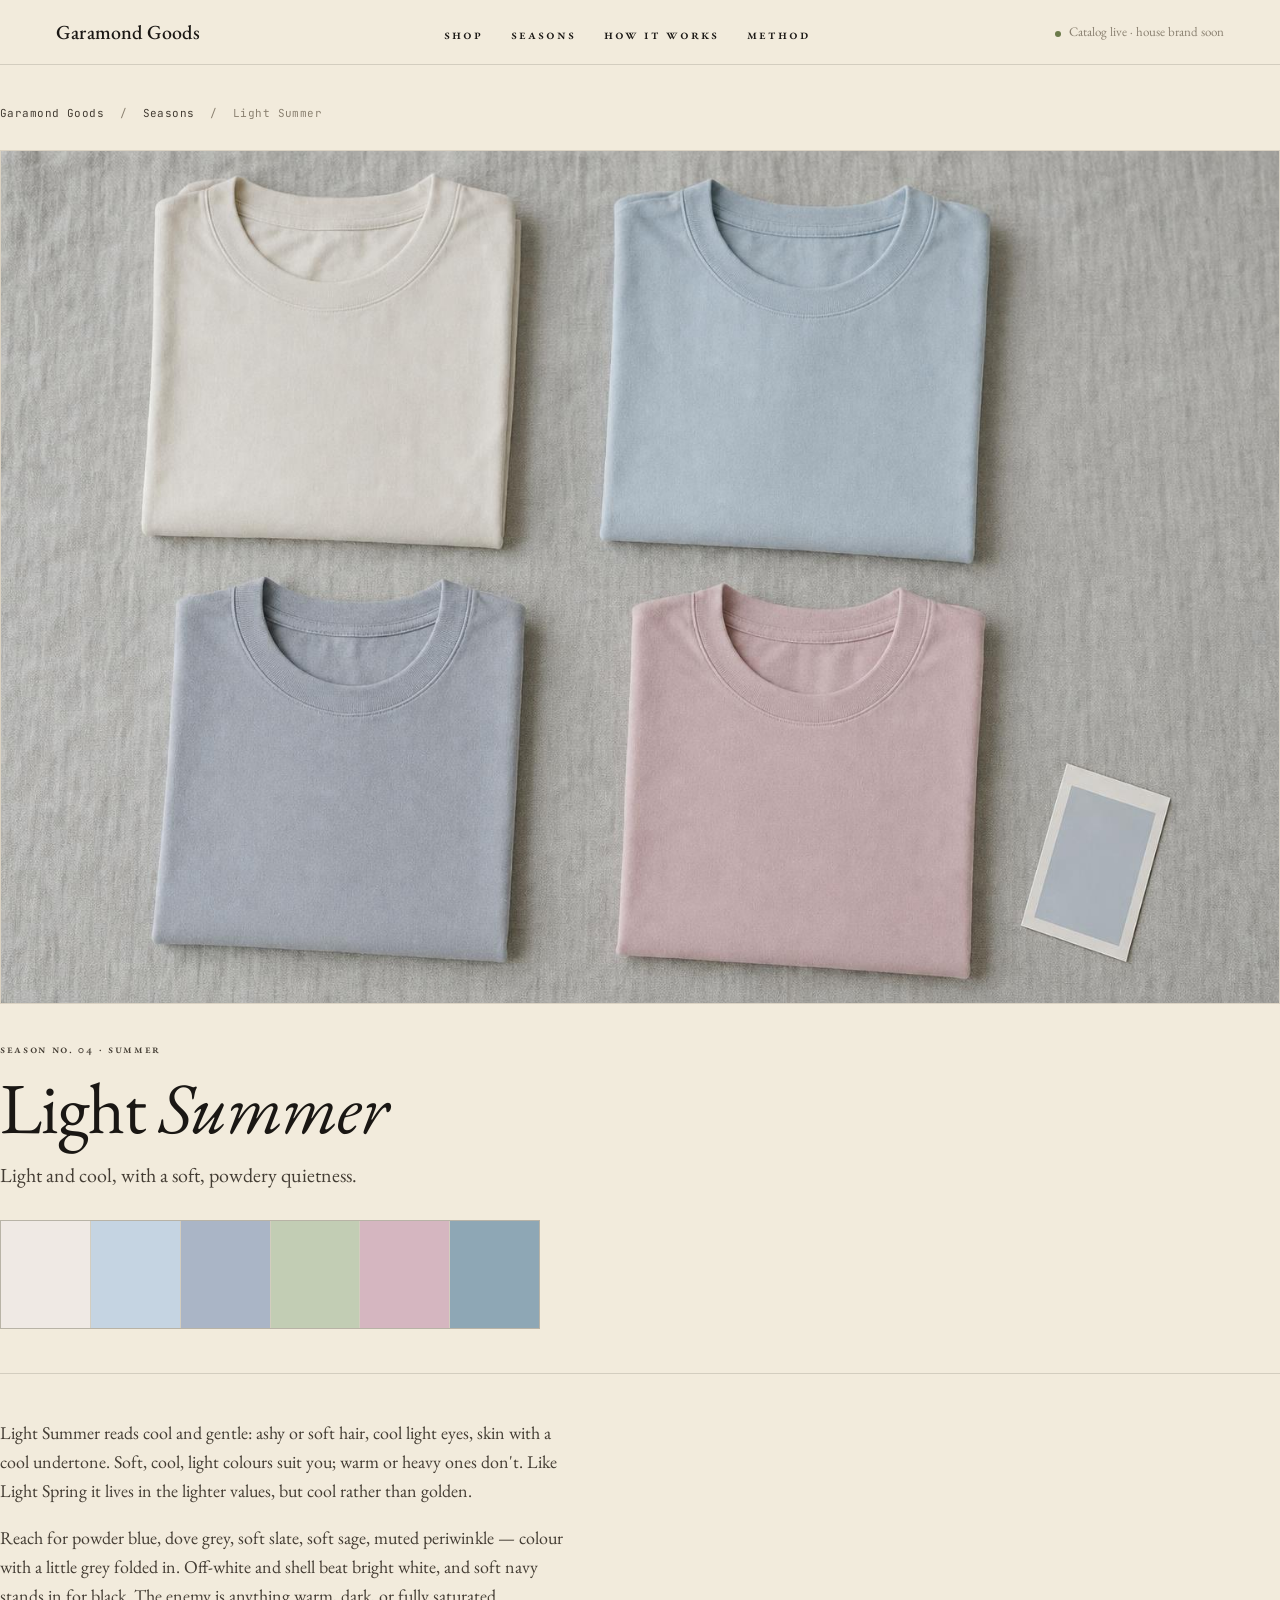
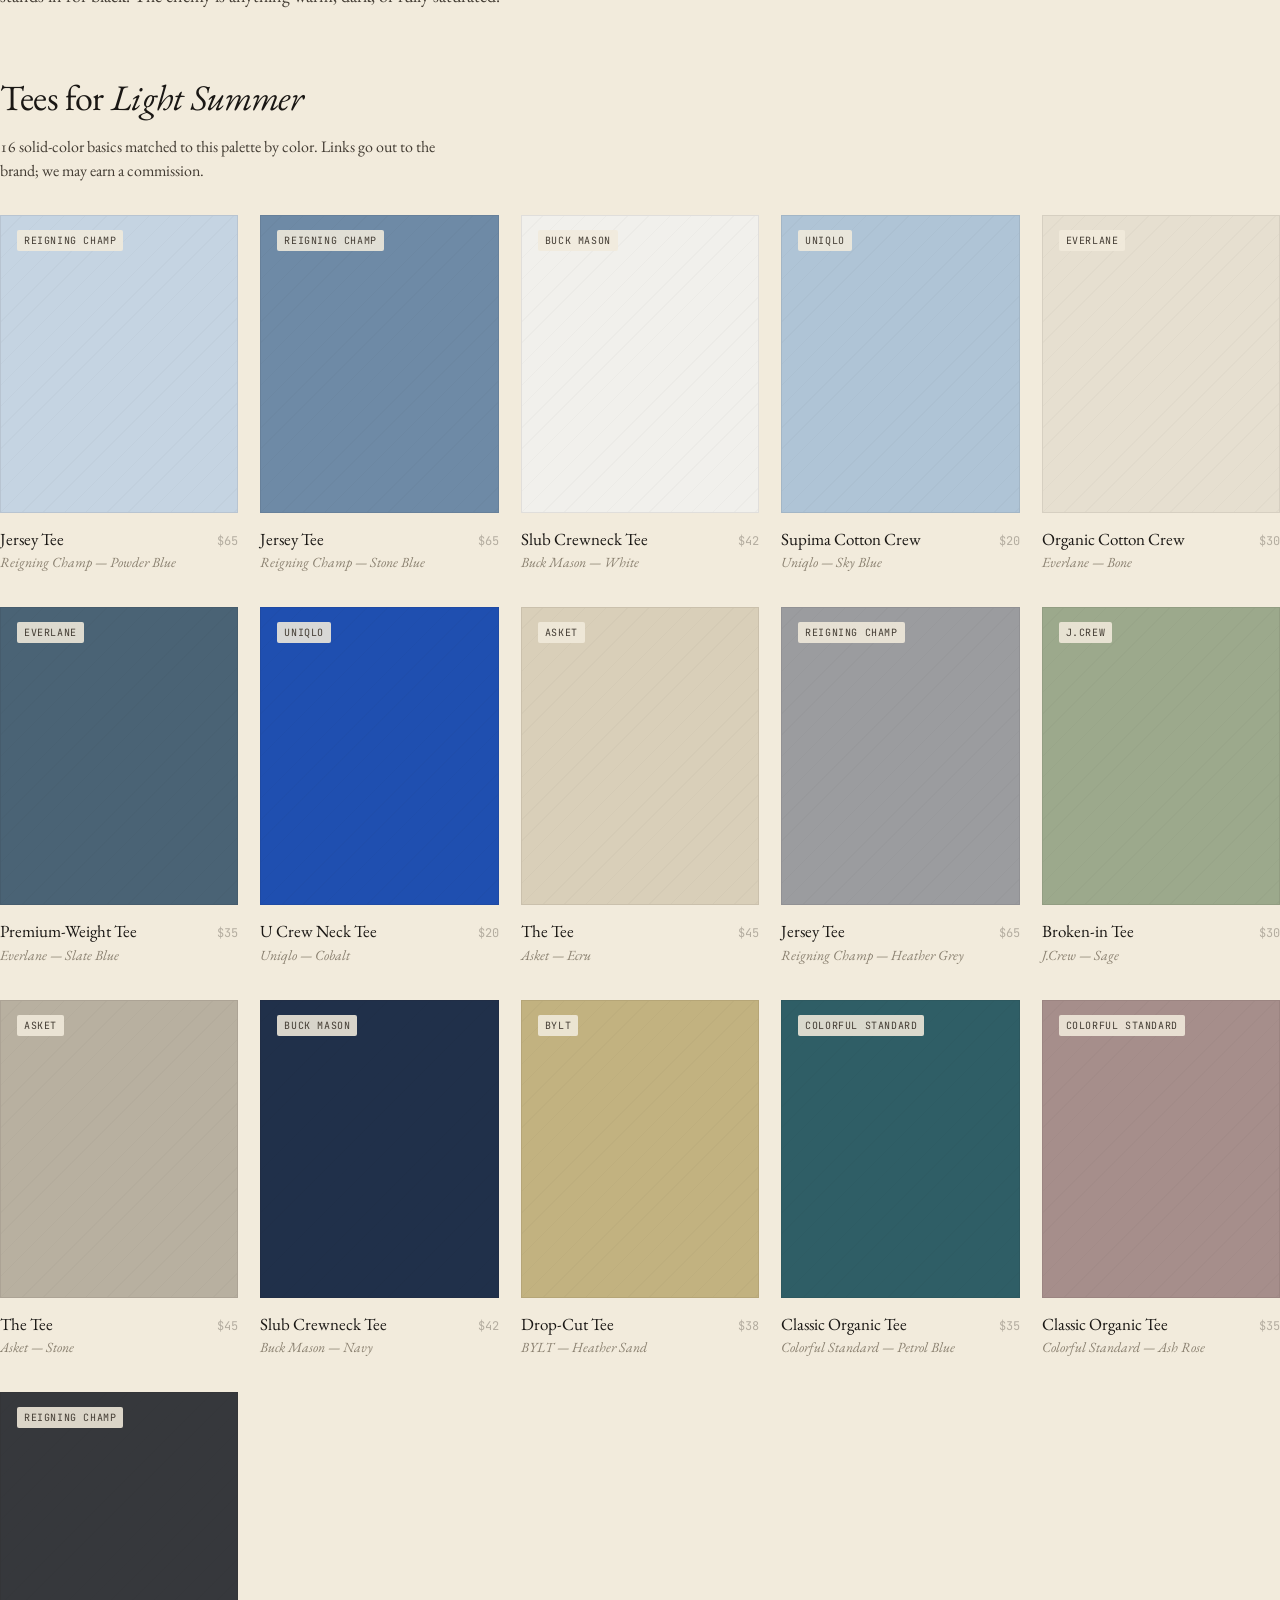
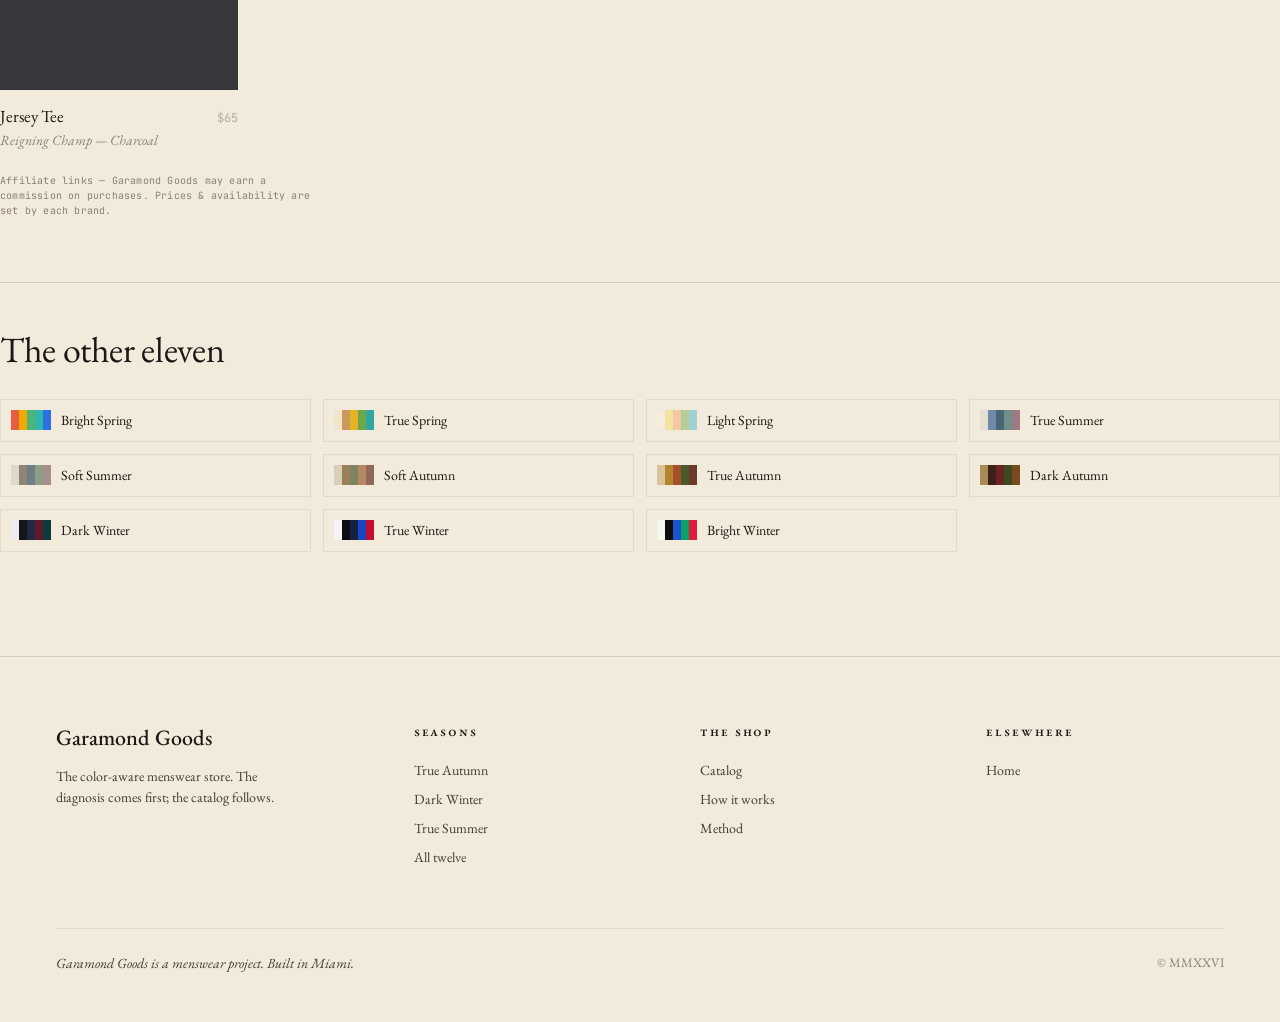
<file: seasons/light-summer.html>
<!doctype html>
<html lang="en">
<head>
<meta charset="utf-8"/>
<meta name="viewport" content="width=device-width, initial-scale=1"/>
<title>Light Summer — Men's Color Palette &amp; Tees · Garamond Goods</title>
<meta name="description" content="Light Summer for men: the light, cool, soft palette — your best colours, how to wear them, and solid tees matched to the season."/>
<link rel="canonical" href="https://garamondgoods.com/seasons/light-summer"/>
<meta name="theme-color" content="#1a1714"/>
<meta property="og:title" content="Light Summer — Men's Color Palette & Tees"/>
<meta property="og:description" content="Light Summer for men: the light, cool, soft palette — your best colours, how to wear them, and solid tees matched to the season."/>
<meta property="og:type" content="website"/>
<meta property="og:url" content="https://garamondgoods.com/seasons/light-summer"/>
<meta name="twitter:card" content="summary_large_image"/>
<link rel="preconnect" href="https://fonts.googleapis.com"/>
<link rel="preconnect" href="https://fonts.gstatic.com" crossorigin/>
<link href="https://fonts.googleapis.com/css2?family=EB+Garamond:ital,wght@0,400;0,500;0,600;1,400;1,500&family=JetBrains+Mono:wght@400;500&display=swap" rel="stylesheet"/>
<link rel="stylesheet" href="/styles.css"/>
<script type="application/ld+json">{"@context":"https://schema.org","@type":"CollectionPage","name":"Light Summer — Men's Color Palette & Tees","url":"https://garamondgoods.com/seasons/light-summer","description":"Light Summer for men: the light, cool, soft palette — your best colours, how to wear them, and solid tees matched to the season.","breadcrumb":{"@type":"BreadcrumbList","itemListElement":[{"@type":"ListItem","position":1,"name":"Garamond Goods","item":"https://garamondgoods.com/"},{"@type":"ListItem","position":2,"name":"Seasons","item":"https://garamondgoods.com/#seasons"},{"@type":"ListItem","position":3,"name":"Light Summer","item":"https://garamondgoods.com/seasons/light-summer"}]},"mainEntity":{"@type":"ItemList","numberOfItems":16,"itemListElement":[{"@type":"ListItem","position":1,"item":{"@type":"Product","name":"Reigning Champ Jersey Tee — Powder Blue","url":"https://www.reigningchamp.com","category":"Men's T-Shirt"}},{"@type":"ListItem","position":2,"item":{"@type":"Product","name":"Reigning Champ Jersey Tee — Stone Blue","url":"https://www.reigningchamp.com","category":"Men's T-Shirt"}},{"@type":"ListItem","position":3,"item":{"@type":"Product","name":"Buck Mason Slub Crewneck Tee — White","url":"https://www.buckmason.com","category":"Men's T-Shirt"}},{"@type":"ListItem","position":4,"item":{"@type":"Product","name":"Uniqlo Supima Cotton Crew — Sky Blue","url":"https://www.uniqlo.com/us/en","category":"Men's T-Shirt"}},{"@type":"ListItem","position":5,"item":{"@type":"Product","name":"Everlane Organic Cotton Crew — Bone","url":"https://www.everlane.com","category":"Men's T-Shirt"}},{"@type":"ListItem","position":6,"item":{"@type":"Product","name":"Everlane Premium-Weight Tee — Slate Blue","url":"https://www.everlane.com","category":"Men's T-Shirt"}},{"@type":"ListItem","position":7,"item":{"@type":"Product","name":"Uniqlo U Crew Neck Tee — Cobalt","url":"https://www.uniqlo.com/us/en","category":"Men's T-Shirt"}},{"@type":"ListItem","position":8,"item":{"@type":"Product","name":"Asket The Tee — Ecru","url":"https://www.asket.com","category":"Men's T-Shirt"}},{"@type":"ListItem","position":9,"item":{"@type":"Product","name":"Reigning Champ Jersey Tee — Heather Grey","url":"https://www.reigningchamp.com","category":"Men's T-Shirt"}},{"@type":"ListItem","position":10,"item":{"@type":"Product","name":"J.Crew Broken-in Tee — Sage","url":"https://www.jcrew.com","category":"Men's T-Shirt"}},{"@type":"ListItem","position":11,"item":{"@type":"Product","name":"Asket The Tee — Stone","url":"https://www.asket.com","category":"Men's T-Shirt"}},{"@type":"ListItem","position":12,"item":{"@type":"Product","name":"Buck Mason Slub Crewneck Tee — Navy","url":"https://www.buckmason.com","category":"Men's T-Shirt"}},{"@type":"ListItem","position":13,"item":{"@type":"Product","name":"BYLT Drop-Cut Tee — Heather Sand","url":"https://www.byltbasics.com","category":"Men's T-Shirt"}},{"@type":"ListItem","position":14,"item":{"@type":"Product","name":"Colorful Standard Classic Organic Tee — Petrol Blue","url":"https://colorfulstandard.com","category":"Men's T-Shirt"}},{"@type":"ListItem","position":15,"item":{"@type":"Product","name":"Colorful Standard Classic Organic Tee — Ash Rose","url":"https://colorfulstandard.com","category":"Men's T-Shirt"}},{"@type":"ListItem","position":16,"item":{"@type":"Product","name":"Reigning Champ Jersey Tee — Charcoal","url":"https://www.reigningchamp.com","category":"Men's T-Shirt"}}]}}</script>
</head>
<body>
<nav class="top"><div class="wrap inner">
  <a class="brand" href="/">Garamond Goods</a>
  <ul>
    <li><a href="/#catalog" class="sc">Shop</a></li>
    <li><a href="/#seasons" class="sc">Seasons</a></li>
    <li><a href="/#analysis" class="sc">How it works</a></li>
    <li><a href="/#method" class="sc">Method</a></li>
  </ul>
  <div class="status"><span class="dot"></span>Catalog live · house brand soon</div>
</div></nav>
<main class="wrap season-page">
  <nav class="crumb" aria-label="Breadcrumb"><a href="/">Garamond Goods</a> <span>/</span> <a href="/#seasons">Seasons</a> <span>/</span> Light Summer</nav>
  <figure class="season-hero-figure"><img src="/img/season-light-summer.jpg" alt="Folded men's cotton tees in the Light Summer palette" loading="eager"/></figure>
  <header class="season-hero">
    <div class="kicker sc">Season No. 04 · Summer</div>
    <h1 class="display">Light <em>Summer</em></h1>
    <p class="subline">Light and cool, with a soft, powdery quietness.</p>
    <div class="season-strip"><div class="swatches"><div class="sw" style="background:#EFE9E4" title="Shell · #EFE9E4"><span class="hex">#EFE9E4</span></div><div class="sw" style="background:#C5D4E2" title="Powder Blue · #C5D4E2"><span class="hex">#C5D4E2</span></div><div class="sw" style="background:#AAB5C6" title="Dove Grey · #AAB5C6"><span class="hex">#AAB5C6</span></div><div class="sw" style="background:#C2CDB4" title="Soft Sage · #C2CDB4"><span class="hex">#C2CDB4</span></div><div class="sw" style="background:#D5B6C0" title="Petal · #D5B6C0"><span class="hex">#D5B6C0</span></div><div class="sw" style="background:#8EA7B5" title="Slate Blue · #8EA7B5"><span class="hex">#8EA7B5</span></div></div></div>
  </header>
  <section class="season-prose">
    <p>Light Summer reads cool and gentle: ashy or soft hair, cool light eyes, skin with a cool undertone. Soft, cool, light colours suit you; warm or heavy ones don't. Like Light Spring it lives in the lighter values, but cool rather than golden.</p>
    <p>Reach for powder blue, dove grey, soft slate, soft sage, muted periwinkle — colour with a little grey folded in. Off-white and shell beat bright white, and soft navy stands in for black. The enemy is anything warm, dark, or fully saturated.</p>
  </section>
  <section class="season-shop">
    <h2>Tees for <em>Light Summer</em></h2>
    <p class="deck">16 solid-color basics matched to this palette by color. Links go out to the brand; we may earn a commission.</p>
    <div class="catalog-grid"><a class="product" href="https://www.reigningchamp.com" target="_blank" rel="sponsored noopener nofollow" data-id="reigning-champ-powder-blue-10" data-brand="Reigning Champ" data-hex="#C5D4E2" data-season="light-summer"><div class="photo" style="background:#C5D4E2"><span class="plabel">Reigning Champ</span><div class="preview"><div class="tee-wrap"><svg class="tee" viewBox="0 0 100 100" xmlns="http://www.w3.org/2000/svg" aria-hidden="true"><path d="M40,20 Q50,27 60,20 L68,23 L86,33 L79,47 L70,42 L70,86 L30,86 L30,42 L21,47 L14,33 L32,23 Z" fill="#C5D4E2" stroke="rgba(26,23,20,0.18)" stroke-width="1" stroke-linejoin="round"/><path d="M40,20 Q50,27 60,20" fill="none" stroke="rgba(255,255,255,0.35)" stroke-width="1.5"/></svg></div><span class="preview-cta">Shop at Reigning Champ →</span></div></div><div class="meta"><div><div class="name">Jersey Tee</div><div class="sub">Reigning Champ — Powder Blue</div></div><div class="price">$65</div></div></a><a class="product" href="https://www.reigningchamp.com" target="_blank" rel="sponsored noopener nofollow" data-id="reigning-champ-stone-blue-9" data-brand="Reigning Champ" data-hex="#6E8AA6" data-season="light-summer"><div class="photo" style="background:#6E8AA6"><span class="plabel">Reigning Champ</span><div class="preview"><div class="tee-wrap"><svg class="tee" viewBox="0 0 100 100" xmlns="http://www.w3.org/2000/svg" aria-hidden="true"><path d="M40,20 Q50,27 60,20 L68,23 L86,33 L79,47 L70,42 L70,86 L30,86 L30,42 L21,47 L14,33 L32,23 Z" fill="#6E8AA6" stroke="rgba(26,23,20,0.18)" stroke-width="1" stroke-linejoin="round"/><path d="M40,20 Q50,27 60,20" fill="none" stroke="rgba(255,255,255,0.35)" stroke-width="1.5"/></svg></div><span class="preview-cta">Shop at Reigning Champ →</span></div></div><div class="meta"><div><div class="name">Jersey Tee</div><div class="sub">Reigning Champ — Stone Blue</div></div><div class="price">$65</div></div></a><a class="product" href="https://www.buckmason.com" target="_blank" rel="sponsored noopener nofollow" data-id="buck-mason-white-0" data-brand="Buck Mason" data-hex="#F1F0EC" data-season="light-summer"><div class="photo" style="background:#F1F0EC"><span class="plabel">Buck Mason</span><div class="preview"><div class="tee-wrap"><svg class="tee" viewBox="0 0 100 100" xmlns="http://www.w3.org/2000/svg" aria-hidden="true"><path d="M40,20 Q50,27 60,20 L68,23 L86,33 L79,47 L70,42 L70,86 L30,86 L30,42 L21,47 L14,33 L32,23 Z" fill="#F1F0EC" stroke="rgba(26,23,20,0.18)" stroke-width="1" stroke-linejoin="round"/><path d="M40,20 Q50,27 60,20" fill="none" stroke="rgba(255,255,255,0.35)" stroke-width="1.5"/></svg></div><span class="preview-cta">Shop at Buck Mason →</span></div></div><div class="meta"><div><div class="name">Slub Crewneck Tee</div><div class="sub">Buck Mason — White</div></div><div class="price">$42</div></div></a><a class="product" href="https://www.uniqlo.com/us/en" target="_blank" rel="sponsored noopener nofollow" data-id="uniqlo-sky-blue-23" data-brand="Uniqlo" data-hex="#AFC4D6" data-season="light-summer"><div class="photo" style="background:#AFC4D6"><span class="plabel">Uniqlo</span><div class="preview"><div class="tee-wrap"><svg class="tee" viewBox="0 0 100 100" xmlns="http://www.w3.org/2000/svg" aria-hidden="true"><path d="M40,20 Q50,27 60,20 L68,23 L86,33 L79,47 L70,42 L70,86 L30,86 L30,42 L21,47 L14,33 L32,23 Z" fill="#AFC4D6" stroke="rgba(26,23,20,0.18)" stroke-width="1" stroke-linejoin="round"/><path d="M40,20 Q50,27 60,20" fill="none" stroke="rgba(255,255,255,0.35)" stroke-width="1.5"/></svg></div><span class="preview-cta">Shop at Uniqlo →</span></div></div><div class="meta"><div><div class="name">Supima Cotton Crew</div><div class="sub">Uniqlo — Sky Blue</div></div><div class="price">$20</div></div></a><a class="product" href="https://www.everlane.com" target="_blank" rel="sponsored noopener nofollow" data-id="everlane-bone-15" data-brand="Everlane" data-hex="#E6DFD0" data-season="light-summer"><div class="photo" style="background:#E6DFD0"><span class="plabel">Everlane</span><div class="preview"><div class="tee-wrap"><svg class="tee" viewBox="0 0 100 100" xmlns="http://www.w3.org/2000/svg" aria-hidden="true"><path d="M40,20 Q50,27 60,20 L68,23 L86,33 L79,47 L70,42 L70,86 L30,86 L30,42 L21,47 L14,33 L32,23 Z" fill="#E6DFD0" stroke="rgba(26,23,20,0.18)" stroke-width="1" stroke-linejoin="round"/><path d="M40,20 Q50,27 60,20" fill="none" stroke="rgba(255,255,255,0.35)" stroke-width="1.5"/></svg></div><span class="preview-cta">Shop at Everlane →</span></div></div><div class="meta"><div><div class="name">Organic Cotton Crew</div><div class="sub">Everlane — Bone</div></div><div class="price">$30</div></div></a><a class="product" href="https://www.everlane.com" target="_blank" rel="sponsored noopener nofollow" data-id="everlane-slate-blue-17" data-brand="Everlane" data-hex="#4A6375" data-season="light-summer"><div class="photo" style="background:#4A6375"><span class="plabel">Everlane</span><div class="preview"><div class="tee-wrap"><svg class="tee" viewBox="0 0 100 100" xmlns="http://www.w3.org/2000/svg" aria-hidden="true"><path d="M40,20 Q50,27 60,20 L68,23 L86,33 L79,47 L70,42 L70,86 L30,86 L30,42 L21,47 L14,33 L32,23 Z" fill="#4A6375" stroke="rgba(26,23,20,0.18)" stroke-width="1" stroke-linejoin="round"/><path d="M40,20 Q50,27 60,20" fill="none" stroke="rgba(255,255,255,0.35)" stroke-width="1.5"/></svg></div><span class="preview-cta">Shop at Everlane →</span></div></div><div class="meta"><div><div class="name">Premium-Weight Tee</div><div class="sub">Everlane — Slate Blue</div></div><div class="price">$35</div></div></a><a class="product" href="https://www.uniqlo.com/us/en" target="_blank" rel="sponsored noopener nofollow" data-id="uniqlo-cobalt-24" data-brand="Uniqlo" data-hex="#1F4FB0" data-season="light-summer"><div class="photo" style="background:#1F4FB0"><span class="plabel">Uniqlo</span><div class="preview"><div class="tee-wrap"><svg class="tee" viewBox="0 0 100 100" xmlns="http://www.w3.org/2000/svg" aria-hidden="true"><path d="M40,20 Q50,27 60,20 L68,23 L86,33 L79,47 L70,42 L70,86 L30,86 L30,42 L21,47 L14,33 L32,23 Z" fill="#1F4FB0" stroke="rgba(26,23,20,0.18)" stroke-width="1" stroke-linejoin="round"/><path d="M40,20 Q50,27 60,20" fill="none" stroke="rgba(255,255,255,0.35)" stroke-width="1.5"/></svg></div><span class="preview-cta">Shop at Uniqlo →</span></div></div><div class="meta"><div><div class="name">U Crew Neck Tee</div><div class="sub">Uniqlo — Cobalt</div></div><div class="price">$20</div></div></a><a class="product" href="https://www.asket.com" target="_blank" rel="sponsored noopener nofollow" data-id="asket-ecru-26" data-brand="Asket" data-hex="#D9CFB9" data-season="light-summer"><div class="photo" style="background:#D9CFB9"><span class="plabel">Asket</span><div class="preview"><div class="tee-wrap"><svg class="tee" viewBox="0 0 100 100" xmlns="http://www.w3.org/2000/svg" aria-hidden="true"><path d="M40,20 Q50,27 60,20 L68,23 L86,33 L79,47 L70,42 L70,86 L30,86 L30,42 L21,47 L14,33 L32,23 Z" fill="#D9CFB9" stroke="rgba(26,23,20,0.18)" stroke-width="1" stroke-linejoin="round"/><path d="M40,20 Q50,27 60,20" fill="none" stroke="rgba(255,255,255,0.35)" stroke-width="1.5"/></svg></div><span class="preview-cta">Shop at Asket →</span></div></div><div class="meta"><div><div class="name">The Tee</div><div class="sub">Asket — Ecru</div></div><div class="price">$45</div></div></a><a class="product" href="https://www.reigningchamp.com" target="_blank" rel="sponsored noopener nofollow" data-id="reigning-champ-heather-grey-6" data-brand="Reigning Champ" data-hex="#9B9C9F" data-season="light-summer"><div class="photo" style="background:#9B9C9F"><span class="plabel">Reigning Champ</span><div class="preview"><div class="tee-wrap"><svg class="tee" viewBox="0 0 100 100" xmlns="http://www.w3.org/2000/svg" aria-hidden="true"><path d="M40,20 Q50,27 60,20 L68,23 L86,33 L79,47 L70,42 L70,86 L30,86 L30,42 L21,47 L14,33 L32,23 Z" fill="#9B9C9F" stroke="rgba(26,23,20,0.18)" stroke-width="1" stroke-linejoin="round"/><path d="M40,20 Q50,27 60,20" fill="none" stroke="rgba(255,255,255,0.35)" stroke-width="1.5"/></svg></div><span class="preview-cta">Shop at Reigning Champ →</span></div></div><div class="meta"><div><div class="name">Jersey Tee</div><div class="sub">Reigning Champ — Heather Grey</div></div><div class="price">$65</div></div></a><a class="product" href="https://www.jcrew.com" target="_blank" rel="sponsored noopener nofollow" data-id="j-crew-sage-33" data-brand="J.Crew" data-hex="#9CA98C" data-season="light-summer"><div class="photo" style="background:#9CA98C"><span class="plabel">J.Crew</span><div class="preview"><div class="tee-wrap"><svg class="tee" viewBox="0 0 100 100" xmlns="http://www.w3.org/2000/svg" aria-hidden="true"><path d="M40,20 Q50,27 60,20 L68,23 L86,33 L79,47 L70,42 L70,86 L30,86 L30,42 L21,47 L14,33 L32,23 Z" fill="#9CA98C" stroke="rgba(26,23,20,0.18)" stroke-width="1" stroke-linejoin="round"/><path d="M40,20 Q50,27 60,20" fill="none" stroke="rgba(255,255,255,0.35)" stroke-width="1.5"/></svg></div><span class="preview-cta">Shop at J.Crew →</span></div></div><div class="meta"><div><div class="name">Broken-in Tee</div><div class="sub">J.Crew — Sage</div></div><div class="price">$30</div></div></a><a class="product" href="https://www.asket.com" target="_blank" rel="sponsored noopener nofollow" data-id="asket-stone-28" data-brand="Asket" data-hex="#B8B0A0" data-season="light-summer"><div class="photo" style="background:#B8B0A0"><span class="plabel">Asket</span><div class="preview"><div class="tee-wrap"><svg class="tee" viewBox="0 0 100 100" xmlns="http://www.w3.org/2000/svg" aria-hidden="true"><path d="M40,20 Q50,27 60,20 L68,23 L86,33 L79,47 L70,42 L70,86 L30,86 L30,42 L21,47 L14,33 L32,23 Z" fill="#B8B0A0" stroke="rgba(26,23,20,0.18)" stroke-width="1" stroke-linejoin="round"/><path d="M40,20 Q50,27 60,20" fill="none" stroke="rgba(255,255,255,0.35)" stroke-width="1.5"/></svg></div><span class="preview-cta">Shop at Asket →</span></div></div><div class="meta"><div><div class="name">The Tee</div><div class="sub">Asket — Stone</div></div><div class="price">$45</div></div></a><a class="product" href="https://www.buckmason.com" target="_blank" rel="sponsored noopener nofollow" data-id="buck-mason-navy-1" data-brand="Buck Mason" data-hex="#20304A" data-season="light-summer"><div class="photo" style="background:#20304A"><span class="plabel">Buck Mason</span><div class="preview"><div class="tee-wrap"><svg class="tee" viewBox="0 0 100 100" xmlns="http://www.w3.org/2000/svg" aria-hidden="true"><path d="M40,20 Q50,27 60,20 L68,23 L86,33 L79,47 L70,42 L70,86 L30,86 L30,42 L21,47 L14,33 L32,23 Z" fill="#20304A" stroke="rgba(26,23,20,0.18)" stroke-width="1" stroke-linejoin="round"/><path d="M40,20 Q50,27 60,20" fill="none" stroke="rgba(255,255,255,0.35)" stroke-width="1.5"/></svg></div><span class="preview-cta">Shop at Buck Mason →</span></div></div><div class="meta"><div><div class="name">Slub Crewneck Tee</div><div class="sub">Buck Mason — Navy</div></div><div class="price">$42</div></div></a><a class="product" href="https://www.byltbasics.com" target="_blank" rel="sponsored noopener nofollow" data-id="bylt-heather-sand-12" data-brand="BYLT" data-hex="#C2B280" data-season="light-summer"><div class="photo" style="background:#C2B280"><span class="plabel">BYLT</span><div class="preview"><div class="tee-wrap"><svg class="tee" viewBox="0 0 100 100" xmlns="http://www.w3.org/2000/svg" aria-hidden="true"><path d="M40,20 Q50,27 60,20 L68,23 L86,33 L79,47 L70,42 L70,86 L30,86 L30,42 L21,47 L14,33 L32,23 Z" fill="#C2B280" stroke="rgba(26,23,20,0.18)" stroke-width="1" stroke-linejoin="round"/><path d="M40,20 Q50,27 60,20" fill="none" stroke="rgba(255,255,255,0.35)" stroke-width="1.5"/></svg></div><span class="preview-cta">Shop at BYLT →</span></div></div><div class="meta"><div><div class="name">Drop-Cut Tee</div><div class="sub">BYLT — Heather Sand</div></div><div class="price">$38</div></div></a><a class="product" href="https://colorfulstandard.com" target="_blank" rel="sponsored noopener nofollow" data-id="colorful-standard-petrol-blue-31" data-brand="Colorful Standard" data-hex="#2F5E66" data-season="light-summer"><div class="photo" style="background:#2F5E66"><span class="plabel">Colorful Standard</span><div class="preview"><div class="tee-wrap"><svg class="tee" viewBox="0 0 100 100" xmlns="http://www.w3.org/2000/svg" aria-hidden="true"><path d="M40,20 Q50,27 60,20 L68,23 L86,33 L79,47 L70,42 L70,86 L30,86 L30,42 L21,47 L14,33 L32,23 Z" fill="#2F5E66" stroke="rgba(26,23,20,0.18)" stroke-width="1" stroke-linejoin="round"/><path d="M40,20 Q50,27 60,20" fill="none" stroke="rgba(255,255,255,0.35)" stroke-width="1.5"/></svg></div><span class="preview-cta">Shop at Colorful Standard →</span></div></div><div class="meta"><div><div class="name">Classic Organic Tee</div><div class="sub">Colorful Standard — Petrol Blue</div></div><div class="price">$35</div></div></a><a class="product" href="https://colorfulstandard.com" target="_blank" rel="sponsored noopener nofollow" data-id="colorful-standard-ash-rose-30" data-brand="Colorful Standard" data-hex="#A68E8B" data-season="light-summer"><div class="photo" style="background:#A68E8B"><span class="plabel">Colorful Standard</span><div class="preview"><div class="tee-wrap"><svg class="tee" viewBox="0 0 100 100" xmlns="http://www.w3.org/2000/svg" aria-hidden="true"><path d="M40,20 Q50,27 60,20 L68,23 L86,33 L79,47 L70,42 L70,86 L30,86 L30,42 L21,47 L14,33 L32,23 Z" fill="#A68E8B" stroke="rgba(26,23,20,0.18)" stroke-width="1" stroke-linejoin="round"/><path d="M40,20 Q50,27 60,20" fill="none" stroke="rgba(255,255,255,0.35)" stroke-width="1.5"/></svg></div><span class="preview-cta">Shop at Colorful Standard →</span></div></div><div class="meta"><div><div class="name">Classic Organic Tee</div><div class="sub">Colorful Standard — Ash Rose</div></div><div class="price">$35</div></div></a><a class="product" href="https://www.reigningchamp.com" target="_blank" rel="sponsored noopener nofollow" data-id="reigning-champ-charcoal-7" data-brand="Reigning Champ" data-hex="#36383C" data-season="light-summer"><div class="photo" style="background:#36383C"><span class="plabel">Reigning Champ</span><div class="preview"><div class="tee-wrap"><svg class="tee" viewBox="0 0 100 100" xmlns="http://www.w3.org/2000/svg" aria-hidden="true"><path d="M40,20 Q50,27 60,20 L68,23 L86,33 L79,47 L70,42 L70,86 L30,86 L30,42 L21,47 L14,33 L32,23 Z" fill="#36383C" stroke="rgba(26,23,20,0.18)" stroke-width="1" stroke-linejoin="round"/><path d="M40,20 Q50,27 60,20" fill="none" stroke="rgba(255,255,255,0.35)" stroke-width="1.5"/></svg></div><span class="preview-cta">Shop at Reigning Champ →</span></div></div><div class="meta"><div><div class="name">Jersey Tee</div><div class="sub">Reigning Champ — Charcoal</div></div><div class="price">$65</div></div></a></div>
    <p class="disclosure">Affiliate links — Garamond Goods may earn a commission on purchases. Prices &amp; availability are set by each brand.</p>
  </section>
  <section class="season-cross">
    <h2>The other eleven</h2>
    <div class="cross-grid"><a class="cross" href="/seasons/bright-spring"><span class="cross-sw"><span style="background:#E85D3D"></span><span style="background:#F2A900"></span><span style="background:#4FB477"></span><span style="background:#2FB6AD"></span><span style="background:#2D6FE0"></span></span><span class="cross-nm">Bright Spring</span></a><a class="cross" href="/seasons/true-spring"><span class="cross-sw"><span style="background:#EFE3C8"></span><span style="background:#C99A5B"></span><span style="background:#E6B325"></span><span style="background:#6FA84B"></span><span style="background:#2FA8A1"></span></span><span class="cross-nm">True Spring</span></a><a class="cross" href="/seasons/light-spring"><span class="cross-sw"><span style="background:#F5EEDC"></span><span style="background:#F4E3A1"></span><span style="background:#F4C7A8"></span><span style="background:#B7CE96"></span><span style="background:#9ED3D6"></span></span><span class="cross-nm">Light Spring</span></a><a class="cross" href="/seasons/true-summer"><span class="cross-sw"><span style="background:#E4DED3"></span><span style="background:#6E8AA6"></span><span style="background:#4A6375"></span><span style="background:#6E9089"></span><span style="background:#9E7A86"></span></span><span class="cross-nm">True Summer</span></a><a class="cross" href="/seasons/soft-summer"><span class="cross-sw"><span style="background:#DFD8CC"></span><span style="background:#8F8577"></span><span style="background:#6F7E86"></span><span style="background:#8C9E83"></span><span style="background:#A68E8B"></span></span><span class="cross-nm">Soft Summer</span></a><a class="cross" href="/seasons/soft-autumn"><span class="cross-sw"><span style="background:#D9CFB9"></span><span style="background:#9A7F5A"></span><span style="background:#7E8460"></span><span style="background:#B58762"></span><span style="background:#8F6A5A"></span></span><span class="cross-nm">Soft Autumn</span></a><a class="cross" href="/seasons/true-autumn"><span class="cross-sw"><span style="background:#D9C39A"></span><span style="background:#B5842E"></span><span style="background:#A4502A"></span><span style="background:#4B5A2C"></span><span style="background:#6B3A2A"></span></span><span class="cross-nm">True Autumn</span></a><a class="cross" href="/seasons/dark-autumn"><span class="cross-sw"><span style="background:#A88A55"></span><span style="background:#3A2018"></span><span style="background:#6B2222"></span><span style="background:#3B4A1F"></span><span style="background:#7A4A1F"></span></span><span class="cross-nm">Dark Autumn</span></a><a class="cross" href="/seasons/dark-winter"><span class="cross-sw"><span style="background:#ECEDEF"></span><span style="background:#14161C"></span><span style="background:#1E2A44"></span><span style="background:#5E1A2B"></span><span style="background:#0E3B3A"></span></span><span class="cross-nm">Dark Winter</span></a><a class="cross" href="/seasons/true-winter"><span class="cross-sw"><span style="background:#F4F4F4"></span><span style="background:#0B0B10"></span><span style="background:#14213F"></span><span style="background:#1746C0"></span><span style="background:#C20E2E"></span></span><span class="cross-nm">True Winter</span></a><a class="cross" href="/seasons/bright-winter"><span class="cross-sw"><span style="background:#F7F7F2"></span><span style="background:#0E0E0E"></span><span style="background:#1A53D0"></span><span style="background:#0AA06A"></span><span style="background:#DE1E3C"></span></span><span class="cross-nm">Bright Winter</span></a></div>
  </section>
</main>
<footer class="foot"><div class="wrap">
  <div class="foot-grid">
    <div>
      <div class="foot-brand">Garamond Goods</div>
      <div class="foot-blurb">The color-aware menswear store. The diagnosis comes first; the catalog follows.</div>
    </div>
    <div><h4 class="sc">Seasons</h4><ul>
      <li><a href="/seasons/true-autumn">True Autumn</a></li>
      <li><a href="/seasons/dark-winter">Dark Winter</a></li>
      <li><a href="/seasons/true-summer">True Summer</a></li>
      <li><a href="/#seasons">All twelve</a></li>
    </ul></div>
    <div><h4 class="sc">The Shop</h4><ul>
      <li><a href="/#catalog">Catalog</a></li>
      <li><a href="/#analysis">How it works</a></li>
      <li><a href="/#method">Method</a></li>
    </ul></div>
    <div><h4 class="sc">Elsewhere</h4><ul>
      <li><a href="/">Home</a></li>
    </ul></div>
  </div>
  <div class="foot-line">
    <div class="tag">Garamond Goods is a menswear project. Built in Miami.</div>
    <div>© MMXXVI</div>
  </div>
</div></footer>
<script src="/log.js"></script>
<script>
document.querySelectorAll('a.product[data-id]').forEach(function(a){
  a.addEventListener('click', function(){
    if(window.ggLogClick) window.ggLogClick({product_id:a.dataset.id,brand:a.dataset.brand,season:a.dataset.season,color_hex:a.dataset.hex,href:a.href});
  });
});
</script>
</body>
</html>
</file>
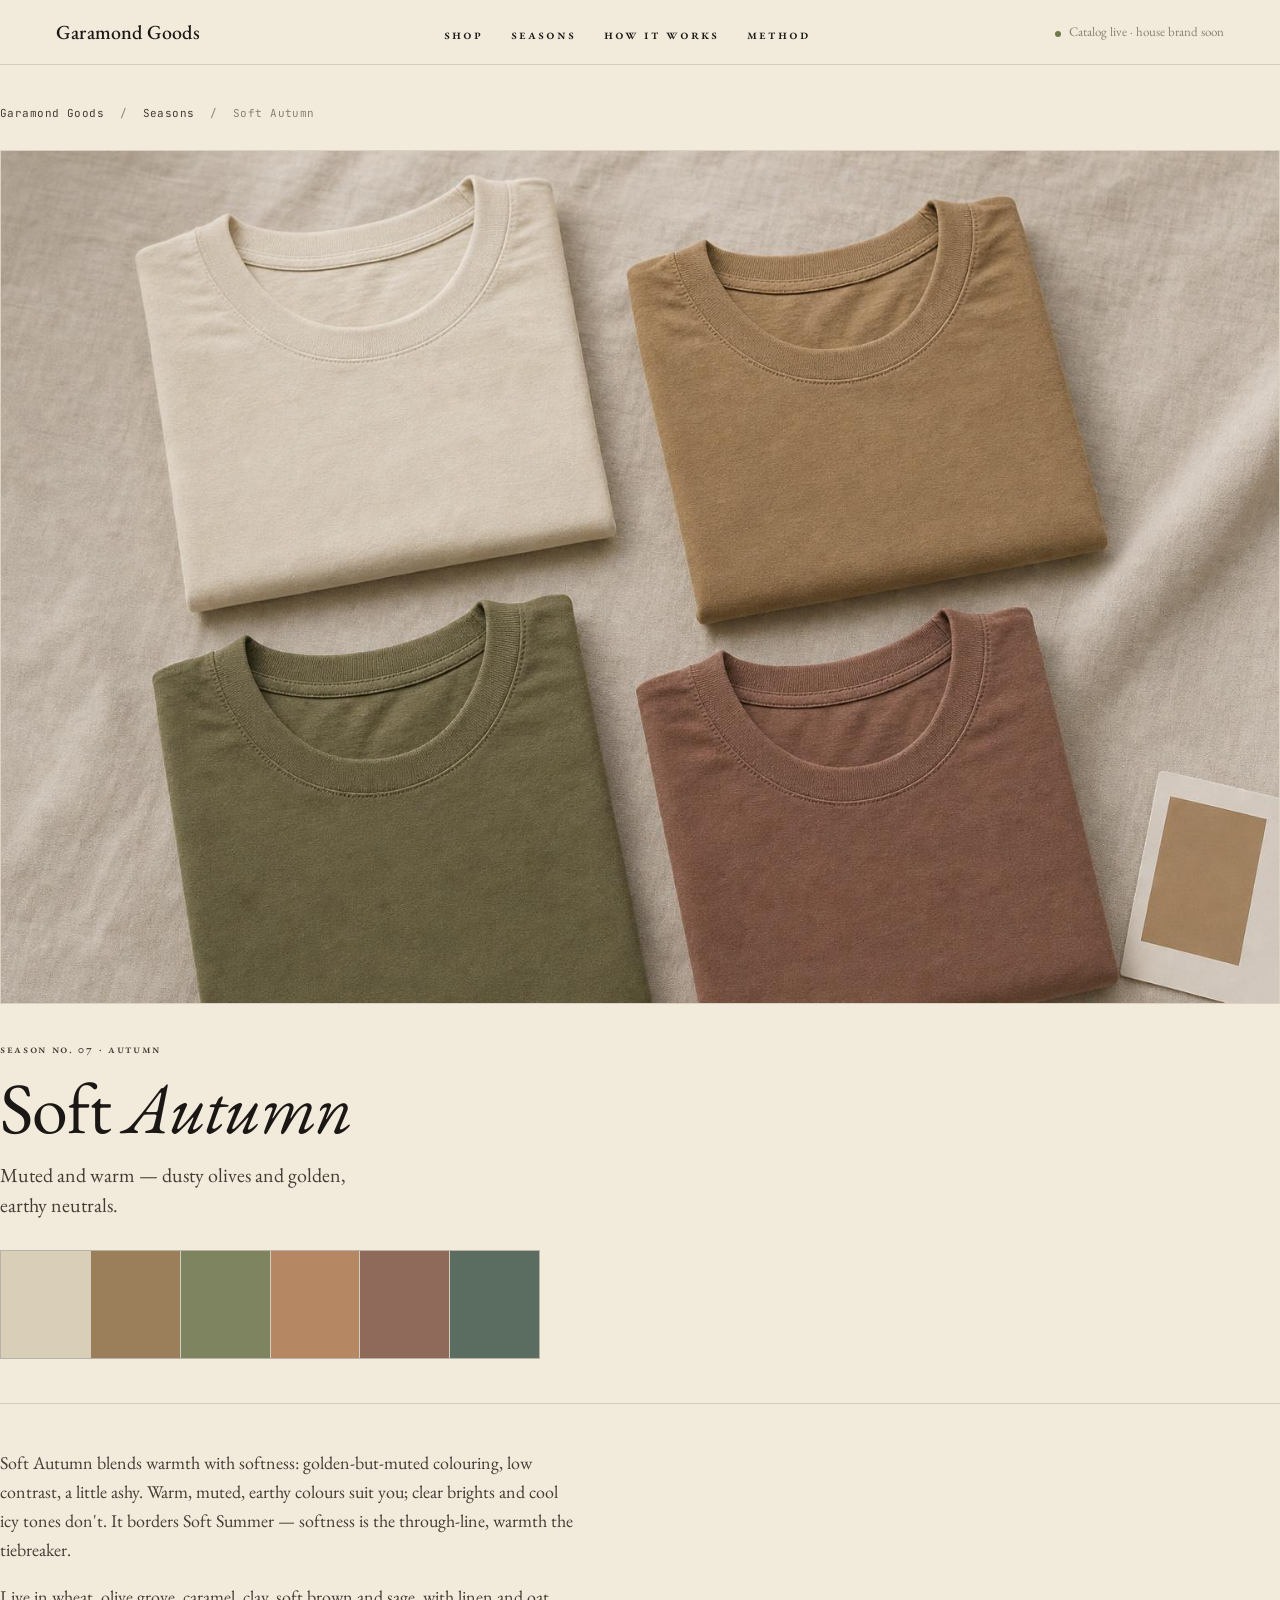
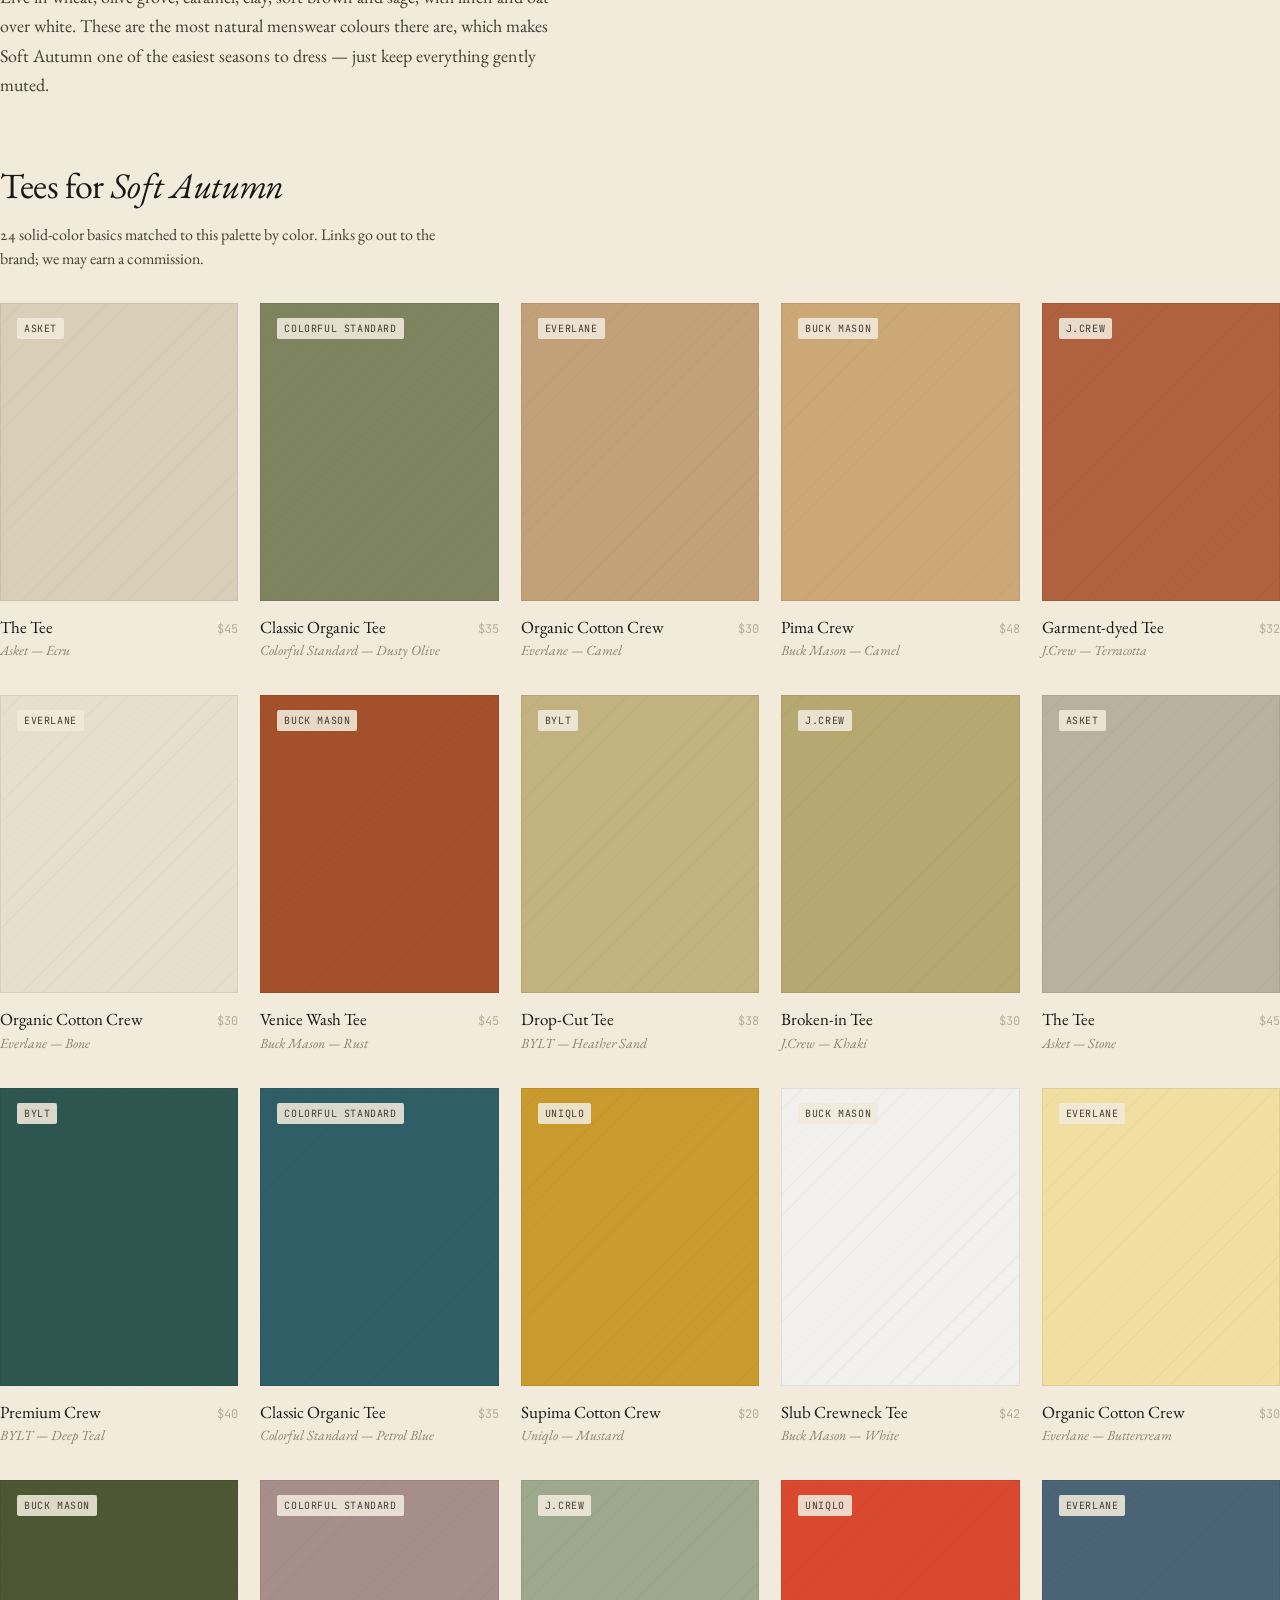
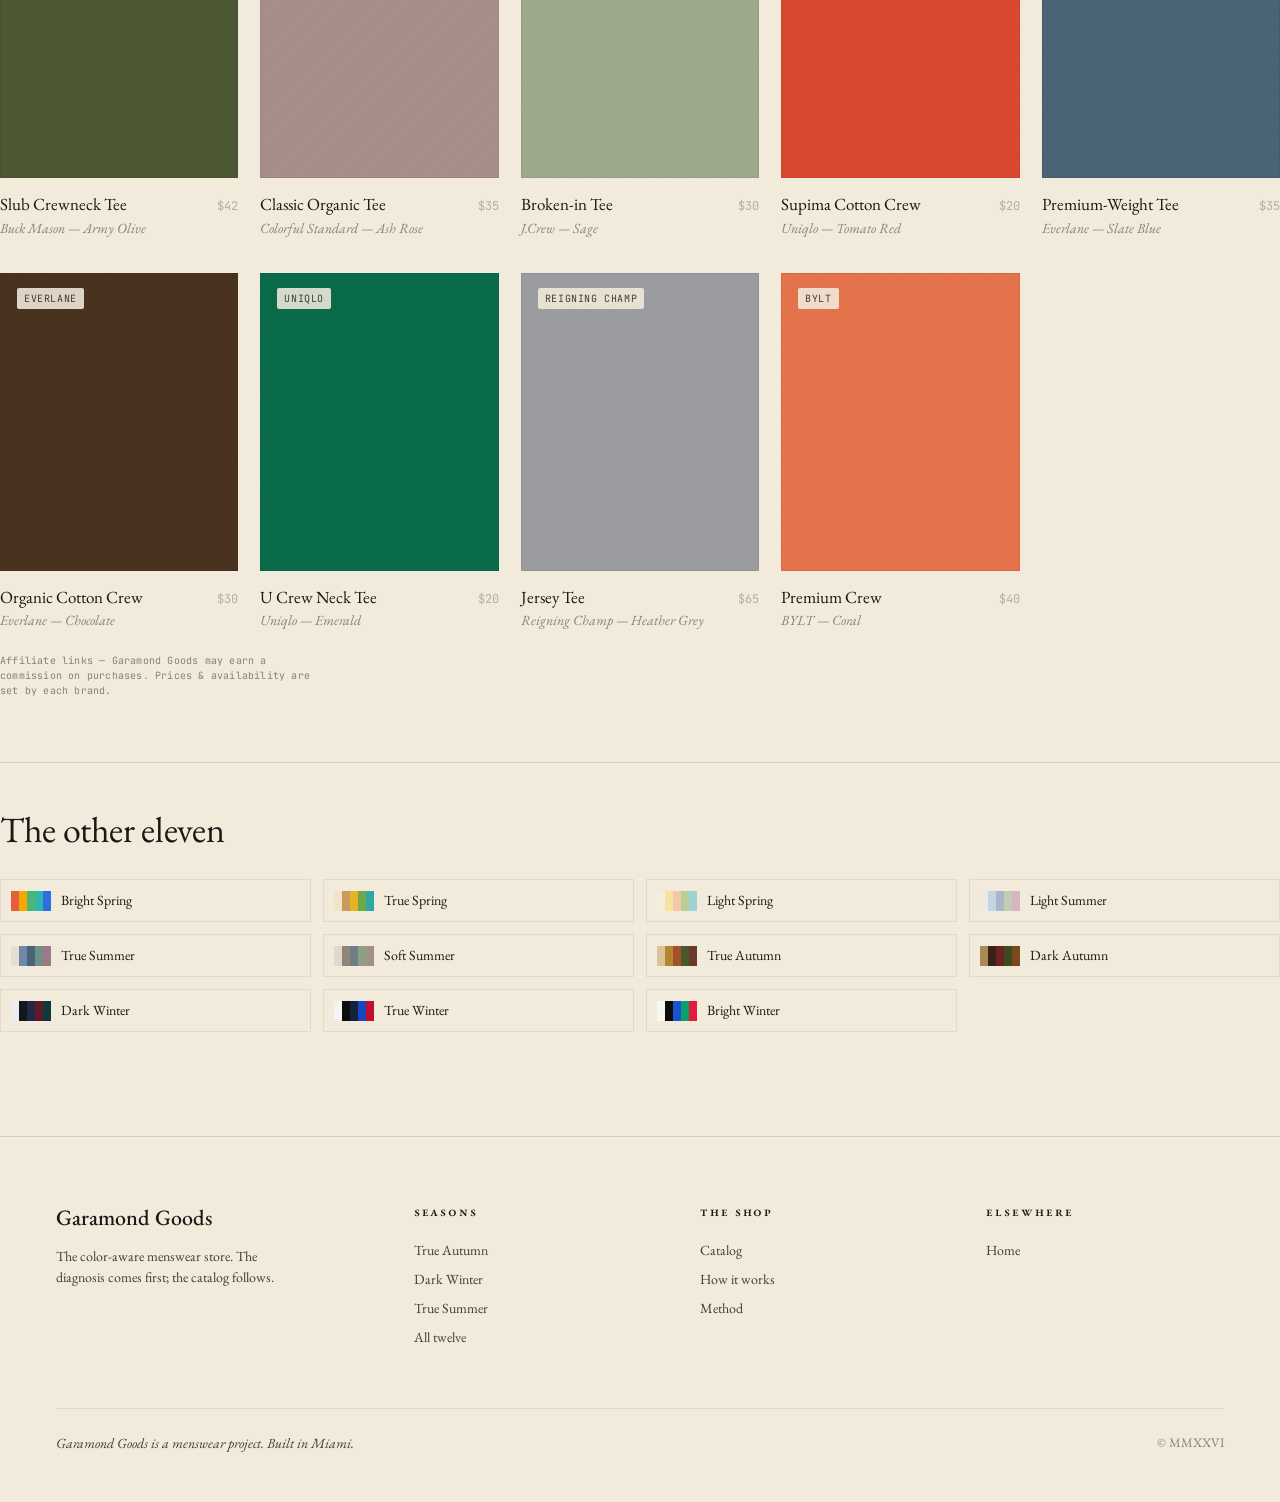
<file: seasons/soft-autumn.html>
<!doctype html>
<html lang="en">
<head>
<meta charset="utf-8"/>
<meta name="viewport" content="width=device-width, initial-scale=1"/>
<title>Soft Autumn — Men's Color Palette &amp; Tees · Garamond Goods</title>
<meta name="description" content="Soft Autumn for men: the muted, warm, earthy palette — which colours suit you, how to wear them, and solid tees matched to the season."/>
<link rel="canonical" href="https://garamondgoods.com/seasons/soft-autumn"/>
<meta name="theme-color" content="#1a1714"/>
<meta property="og:title" content="Soft Autumn — Men's Color Palette & Tees"/>
<meta property="og:description" content="Soft Autumn for men: the muted, warm, earthy palette — which colours suit you, how to wear them, and solid tees matched to the season."/>
<meta property="og:type" content="website"/>
<meta property="og:url" content="https://garamondgoods.com/seasons/soft-autumn"/>
<meta name="twitter:card" content="summary_large_image"/>
<link rel="preconnect" href="https://fonts.googleapis.com"/>
<link rel="preconnect" href="https://fonts.gstatic.com" crossorigin/>
<link href="https://fonts.googleapis.com/css2?family=EB+Garamond:ital,wght@0,400;0,500;0,600;1,400;1,500&family=JetBrains+Mono:wght@400;500&display=swap" rel="stylesheet"/>
<link rel="stylesheet" href="/styles.css"/>
<script type="application/ld+json">{"@context":"https://schema.org","@type":"CollectionPage","name":"Soft Autumn — Men's Color Palette & Tees","url":"https://garamondgoods.com/seasons/soft-autumn","description":"Soft Autumn for men: the muted, warm, earthy palette — which colours suit you, how to wear them, and solid tees matched to the season.","breadcrumb":{"@type":"BreadcrumbList","itemListElement":[{"@type":"ListItem","position":1,"name":"Garamond Goods","item":"https://garamondgoods.com/"},{"@type":"ListItem","position":2,"name":"Seasons","item":"https://garamondgoods.com/#seasons"},{"@type":"ListItem","position":3,"name":"Soft Autumn","item":"https://garamondgoods.com/seasons/soft-autumn"}]},"mainEntity":{"@type":"ItemList","numberOfItems":24,"itemListElement":[{"@type":"ListItem","position":1,"item":{"@type":"Product","name":"Asket The Tee — Ecru","url":"https://www.asket.com","category":"Men's T-Shirt"}},{"@type":"ListItem","position":2,"item":{"@type":"Product","name":"Colorful Standard Classic Organic Tee — Dusty Olive","url":"https://colorfulstandard.com","category":"Men's T-Shirt"}},{"@type":"ListItem","position":3,"item":{"@type":"Product","name":"Everlane Organic Cotton Crew — Camel","url":"https://www.everlane.com","category":"Men's T-Shirt"}},{"@type":"ListItem","position":4,"item":{"@type":"Product","name":"Buck Mason Pima Crew — Camel","url":"https://www.buckmason.com","category":"Men's T-Shirt"}},{"@type":"ListItem","position":5,"item":{"@type":"Product","name":"J.Crew Garment-dyed Tee — Terracotta","url":"https://www.jcrew.com","category":"Men's T-Shirt"}},{"@type":"ListItem","position":6,"item":{"@type":"Product","name":"Everlane Organic Cotton Crew — Bone","url":"https://www.everlane.com","category":"Men's T-Shirt"}},{"@type":"ListItem","position":7,"item":{"@type":"Product","name":"Buck Mason Venice Wash Tee — Rust","url":"https://www.buckmason.com","category":"Men's T-Shirt"}},{"@type":"ListItem","position":8,"item":{"@type":"Product","name":"BYLT Drop-Cut Tee — Heather Sand","url":"https://www.byltbasics.com","category":"Men's T-Shirt"}},{"@type":"ListItem","position":9,"item":{"@type":"Product","name":"J.Crew Broken-in Tee — Khaki","url":"https://www.jcrew.com","category":"Men's T-Shirt"}},{"@type":"ListItem","position":10,"item":{"@type":"Product","name":"Asket The Tee — Stone","url":"https://www.asket.com","category":"Men's T-Shirt"}},{"@type":"ListItem","position":11,"item":{"@type":"Product","name":"BYLT Premium Crew — Deep Teal","url":"https://www.byltbasics.com","category":"Men's T-Shirt"}},{"@type":"ListItem","position":12,"item":{"@type":"Product","name":"Colorful Standard Classic Organic Tee — Petrol Blue","url":"https://colorfulstandard.com","category":"Men's T-Shirt"}},{"@type":"ListItem","position":13,"item":{"@type":"Product","name":"Uniqlo Supima Cotton Crew — Mustard","url":"https://www.uniqlo.com/us/en","category":"Men's T-Shirt"}},{"@type":"ListItem","position":14,"item":{"@type":"Product","name":"Buck Mason Slub Crewneck Tee — White","url":"https://www.buckmason.com","category":"Men's T-Shirt"}},{"@type":"ListItem","position":15,"item":{"@type":"Product","name":"Everlane Organic Cotton Crew — Buttercream","url":"https://www.everlane.com","category":"Men's T-Shirt"}},{"@type":"ListItem","position":16,"item":{"@type":"Product","name":"Buck Mason Slub Crewneck Tee — Army Olive","url":"https://www.buckmason.com","category":"Men's T-Shirt"}},{"@type":"ListItem","position":17,"item":{"@type":"Product","name":"Colorful Standard Classic Organic Tee — Ash Rose","url":"https://colorfulstandard.com","category":"Men's T-Shirt"}},{"@type":"ListItem","position":18,"item":{"@type":"Product","name":"J.Crew Broken-in Tee — Sage","url":"https://www.jcrew.com","category":"Men's T-Shirt"}},{"@type":"ListItem","position":19,"item":{"@type":"Product","name":"Uniqlo Supima Cotton Crew — Tomato Red","url":"https://www.uniqlo.com/us/en","category":"Men's T-Shirt"}},{"@type":"ListItem","position":20,"item":{"@type":"Product","name":"Everlane Premium-Weight Tee — Slate Blue","url":"https://www.everlane.com","category":"Men's T-Shirt"}}]}}</script>
</head>
<body>
<nav class="top"><div class="wrap inner">
  <a class="brand" href="/">Garamond Goods</a>
  <ul>
    <li><a href="/#catalog" class="sc">Shop</a></li>
    <li><a href="/#seasons" class="sc">Seasons</a></li>
    <li><a href="/#analysis" class="sc">How it works</a></li>
    <li><a href="/#method" class="sc">Method</a></li>
  </ul>
  <div class="status"><span class="dot"></span>Catalog live · house brand soon</div>
</div></nav>
<main class="wrap season-page">
  <nav class="crumb" aria-label="Breadcrumb"><a href="/">Garamond Goods</a> <span>/</span> <a href="/#seasons">Seasons</a> <span>/</span> Soft Autumn</nav>
  <figure class="season-hero-figure"><img src="/img/season-soft-autumn.jpg" alt="Folded men's cotton tees in the Soft Autumn palette" loading="eager"/></figure>
  <header class="season-hero">
    <div class="kicker sc">Season No. 07 · Autumn</div>
    <h1 class="display">Soft <em>Autumn</em></h1>
    <p class="subline">Muted and warm — dusty olives and golden, earthy neutrals.</p>
    <div class="season-strip"><div class="swatches"><div class="sw" style="background:#D9CFB9" title="Linen · #D9CFB9"><span class="hex">#D9CFB9</span></div><div class="sw" style="background:#9A7F5A" title="Wheat · #9A7F5A"><span class="hex">#9A7F5A</span></div><div class="sw" style="background:#7E8460" title="Olive Grove · #7E8460"><span class="hex">#7E8460</span></div><div class="sw" style="background:#B58762" title="Caramel · #B58762"><span class="hex">#B58762</span></div><div class="sw" style="background:#8F6A5A" title="Clay · #8F6A5A"><span class="hex">#8F6A5A</span></div><div class="sw" style="background:#5B6C60" title="Fern · #5B6C60"><span class="hex">#5B6C60</span></div></div></div>
  </header>
  <section class="season-prose">
    <p>Soft Autumn blends warmth with softness: golden-but-muted colouring, low contrast, a little ashy. Warm, muted, earthy colours suit you; clear brights and cool icy tones don't. It borders Soft Summer — softness is the through-line, warmth the tiebreaker.</p>
    <p>Live in wheat, olive grove, caramel, clay, soft brown and sage, with linen and oat over white. These are the most natural menswear colours there are, which makes Soft Autumn one of the easiest seasons to dress — just keep everything gently muted.</p>
  </section>
  <section class="season-shop">
    <h2>Tees for <em>Soft Autumn</em></h2>
    <p class="deck">24 solid-color basics matched to this palette by color. Links go out to the brand; we may earn a commission.</p>
    <div class="catalog-grid"><a class="product" href="https://www.asket.com" target="_blank" rel="sponsored noopener nofollow" data-id="asket-ecru-26" data-brand="Asket" data-hex="#D9CFB9" data-season="soft-autumn"><div class="photo" style="background:#D9CFB9"><span class="plabel">Asket</span><div class="preview"><div class="tee-wrap"><svg class="tee" viewBox="0 0 100 100" xmlns="http://www.w3.org/2000/svg" aria-hidden="true"><path d="M40,20 Q50,27 60,20 L68,23 L86,33 L79,47 L70,42 L70,86 L30,86 L30,42 L21,47 L14,33 L32,23 Z" fill="#D9CFB9" stroke="rgba(26,23,20,0.18)" stroke-width="1" stroke-linejoin="round"/><path d="M40,20 Q50,27 60,20" fill="none" stroke="rgba(255,255,255,0.35)" stroke-width="1.5"/></svg></div><span class="preview-cta">Shop at Asket →</span></div></div><div class="meta"><div><div class="name">The Tee</div><div class="sub">Asket — Ecru</div></div><div class="price">$45</div></div></a><a class="product" href="https://colorfulstandard.com" target="_blank" rel="sponsored noopener nofollow" data-id="colorful-standard-dusty-olive-29" data-brand="Colorful Standard" data-hex="#7E8460" data-season="soft-autumn"><div class="photo" style="background:#7E8460"><span class="plabel">Colorful Standard</span><div class="preview"><div class="tee-wrap"><svg class="tee" viewBox="0 0 100 100" xmlns="http://www.w3.org/2000/svg" aria-hidden="true"><path d="M40,20 Q50,27 60,20 L68,23 L86,33 L79,47 L70,42 L70,86 L30,86 L30,42 L21,47 L14,33 L32,23 Z" fill="#7E8460" stroke="rgba(26,23,20,0.18)" stroke-width="1" stroke-linejoin="round"/><path d="M40,20 Q50,27 60,20" fill="none" stroke="rgba(255,255,255,0.35)" stroke-width="1.5"/></svg></div><span class="preview-cta">Shop at Colorful Standard →</span></div></div><div class="meta"><div><div class="name">Classic Organic Tee</div><div class="sub">Colorful Standard — Dusty Olive</div></div><div class="price">$35</div></div></a><a class="product" href="https://www.everlane.com" target="_blank" rel="sponsored noopener nofollow" data-id="everlane-camel-16" data-brand="Everlane" data-hex="#C2A179" data-season="soft-autumn"><div class="photo" style="background:#C2A179"><span class="plabel">Everlane</span><div class="preview"><div class="tee-wrap"><svg class="tee" viewBox="0 0 100 100" xmlns="http://www.w3.org/2000/svg" aria-hidden="true"><path d="M40,20 Q50,27 60,20 L68,23 L86,33 L79,47 L70,42 L70,86 L30,86 L30,42 L21,47 L14,33 L32,23 Z" fill="#C2A179" stroke="rgba(26,23,20,0.18)" stroke-width="1" stroke-linejoin="round"/><path d="M40,20 Q50,27 60,20" fill="none" stroke="rgba(255,255,255,0.35)" stroke-width="1.5"/></svg></div><span class="preview-cta">Shop at Everlane →</span></div></div><div class="meta"><div><div class="name">Organic Cotton Crew</div><div class="sub">Everlane — Camel</div></div><div class="price">$30</div></div></a><a class="product" href="https://www.buckmason.com" target="_blank" rel="sponsored noopener nofollow" data-id="buck-mason-camel-5" data-brand="Buck Mason" data-hex="#CDA877" data-season="soft-autumn"><div class="photo" style="background:#CDA877"><span class="plabel">Buck Mason</span><div class="preview"><div class="tee-wrap"><svg class="tee" viewBox="0 0 100 100" xmlns="http://www.w3.org/2000/svg" aria-hidden="true"><path d="M40,20 Q50,27 60,20 L68,23 L86,33 L79,47 L70,42 L70,86 L30,86 L30,42 L21,47 L14,33 L32,23 Z" fill="#CDA877" stroke="rgba(26,23,20,0.18)" stroke-width="1" stroke-linejoin="round"/><path d="M40,20 Q50,27 60,20" fill="none" stroke="rgba(255,255,255,0.35)" stroke-width="1.5"/></svg></div><span class="preview-cta">Shop at Buck Mason →</span></div></div><div class="meta"><div><div class="name">Pima Crew</div><div class="sub">Buck Mason — Camel</div></div><div class="price">$48</div></div></a><a class="product" href="https://www.jcrew.com" target="_blank" rel="sponsored noopener nofollow" data-id="j-crew-terracotta-35" data-brand="J.Crew" data-hex="#B0613E" data-season="soft-autumn"><div class="photo" style="background:#B0613E"><span class="plabel">J.Crew</span><div class="preview"><div class="tee-wrap"><svg class="tee" viewBox="0 0 100 100" xmlns="http://www.w3.org/2000/svg" aria-hidden="true"><path d="M40,20 Q50,27 60,20 L68,23 L86,33 L79,47 L70,42 L70,86 L30,86 L30,42 L21,47 L14,33 L32,23 Z" fill="#B0613E" stroke="rgba(26,23,20,0.18)" stroke-width="1" stroke-linejoin="round"/><path d="M40,20 Q50,27 60,20" fill="none" stroke="rgba(255,255,255,0.35)" stroke-width="1.5"/></svg></div><span class="preview-cta">Shop at J.Crew →</span></div></div><div class="meta"><div><div class="name">Garment-dyed Tee</div><div class="sub">J.Crew — Terracotta</div></div><div class="price">$32</div></div></a><a class="product" href="https://www.everlane.com" target="_blank" rel="sponsored noopener nofollow" data-id="everlane-bone-15" data-brand="Everlane" data-hex="#E6DFD0" data-season="soft-autumn"><div class="photo" style="background:#E6DFD0"><span class="plabel">Everlane</span><div class="preview"><div class="tee-wrap"><svg class="tee" viewBox="0 0 100 100" xmlns="http://www.w3.org/2000/svg" aria-hidden="true"><path d="M40,20 Q50,27 60,20 L68,23 L86,33 L79,47 L70,42 L70,86 L30,86 L30,42 L21,47 L14,33 L32,23 Z" fill="#E6DFD0" stroke="rgba(26,23,20,0.18)" stroke-width="1" stroke-linejoin="round"/><path d="M40,20 Q50,27 60,20" fill="none" stroke="rgba(255,255,255,0.35)" stroke-width="1.5"/></svg></div><span class="preview-cta">Shop at Everlane →</span></div></div><div class="meta"><div><div class="name">Organic Cotton Crew</div><div class="sub">Everlane — Bone</div></div><div class="price">$30</div></div></a><a class="product" href="https://www.buckmason.com" target="_blank" rel="sponsored noopener nofollow" data-id="buck-mason-rust-4" data-brand="Buck Mason" data-hex="#A4502A" data-season="soft-autumn"><div class="photo" style="background:#A4502A"><span class="plabel">Buck Mason</span><div class="preview"><div class="tee-wrap"><svg class="tee" viewBox="0 0 100 100" xmlns="http://www.w3.org/2000/svg" aria-hidden="true"><path d="M40,20 Q50,27 60,20 L68,23 L86,33 L79,47 L70,42 L70,86 L30,86 L30,42 L21,47 L14,33 L32,23 Z" fill="#A4502A" stroke="rgba(26,23,20,0.18)" stroke-width="1" stroke-linejoin="round"/><path d="M40,20 Q50,27 60,20" fill="none" stroke="rgba(255,255,255,0.35)" stroke-width="1.5"/></svg></div><span class="preview-cta">Shop at Buck Mason →</span></div></div><div class="meta"><div><div class="name">Venice Wash Tee</div><div class="sub">Buck Mason — Rust</div></div><div class="price">$45</div></div></a><a class="product" href="https://www.byltbasics.com" target="_blank" rel="sponsored noopener nofollow" data-id="bylt-heather-sand-12" data-brand="BYLT" data-hex="#C2B280" data-season="soft-autumn"><div class="photo" style="background:#C2B280"><span class="plabel">BYLT</span><div class="preview"><div class="tee-wrap"><svg class="tee" viewBox="0 0 100 100" xmlns="http://www.w3.org/2000/svg" aria-hidden="true"><path d="M40,20 Q50,27 60,20 L68,23 L86,33 L79,47 L70,42 L70,86 L30,86 L30,42 L21,47 L14,33 L32,23 Z" fill="#C2B280" stroke="rgba(26,23,20,0.18)" stroke-width="1" stroke-linejoin="round"/><path d="M40,20 Q50,27 60,20" fill="none" stroke="rgba(255,255,255,0.35)" stroke-width="1.5"/></svg></div><span class="preview-cta">Shop at BYLT →</span></div></div><div class="meta"><div><div class="name">Drop-Cut Tee</div><div class="sub">BYLT — Heather Sand</div></div><div class="price">$38</div></div></a><a class="product" href="https://www.jcrew.com" target="_blank" rel="sponsored noopener nofollow" data-id="j-crew-khaki-34" data-brand="J.Crew" data-hex="#B6A871" data-season="soft-autumn"><div class="photo" style="background:#B6A871"><span class="plabel">J.Crew</span><div class="preview"><div class="tee-wrap"><svg class="tee" viewBox="0 0 100 100" xmlns="http://www.w3.org/2000/svg" aria-hidden="true"><path d="M40,20 Q50,27 60,20 L68,23 L86,33 L79,47 L70,42 L70,86 L30,86 L30,42 L21,47 L14,33 L32,23 Z" fill="#B6A871" stroke="rgba(26,23,20,0.18)" stroke-width="1" stroke-linejoin="round"/><path d="M40,20 Q50,27 60,20" fill="none" stroke="rgba(255,255,255,0.35)" stroke-width="1.5"/></svg></div><span class="preview-cta">Shop at J.Crew →</span></div></div><div class="meta"><div><div class="name">Broken-in Tee</div><div class="sub">J.Crew — Khaki</div></div><div class="price">$30</div></div></a><a class="product" href="https://www.asket.com" target="_blank" rel="sponsored noopener nofollow" data-id="asket-stone-28" data-brand="Asket" data-hex="#B8B0A0" data-season="soft-autumn"><div class="photo" style="background:#B8B0A0"><span class="plabel">Asket</span><div class="preview"><div class="tee-wrap"><svg class="tee" viewBox="0 0 100 100" xmlns="http://www.w3.org/2000/svg" aria-hidden="true"><path d="M40,20 Q50,27 60,20 L68,23 L86,33 L79,47 L70,42 L70,86 L30,86 L30,42 L21,47 L14,33 L32,23 Z" fill="#B8B0A0" stroke="rgba(26,23,20,0.18)" stroke-width="1" stroke-linejoin="round"/><path d="M40,20 Q50,27 60,20" fill="none" stroke="rgba(255,255,255,0.35)" stroke-width="1.5"/></svg></div><span class="preview-cta">Shop at Asket →</span></div></div><div class="meta"><div><div class="name">The Tee</div><div class="sub">Asket — Stone</div></div><div class="price">$45</div></div></a><a class="product" href="https://www.byltbasics.com" target="_blank" rel="sponsored noopener nofollow" data-id="bylt-deep-teal-13" data-brand="BYLT" data-hex="#2E5650" data-season="soft-autumn"><div class="photo" style="background:#2E5650"><span class="plabel">BYLT</span><div class="preview"><div class="tee-wrap"><svg class="tee" viewBox="0 0 100 100" xmlns="http://www.w3.org/2000/svg" aria-hidden="true"><path d="M40,20 Q50,27 60,20 L68,23 L86,33 L79,47 L70,42 L70,86 L30,86 L30,42 L21,47 L14,33 L32,23 Z" fill="#2E5650" stroke="rgba(26,23,20,0.18)" stroke-width="1" stroke-linejoin="round"/><path d="M40,20 Q50,27 60,20" fill="none" stroke="rgba(255,255,255,0.35)" stroke-width="1.5"/></svg></div><span class="preview-cta">Shop at BYLT →</span></div></div><div class="meta"><div><div class="name">Premium Crew</div><div class="sub">BYLT — Deep Teal</div></div><div class="price">$40</div></div></a><a class="product" href="https://colorfulstandard.com" target="_blank" rel="sponsored noopener nofollow" data-id="colorful-standard-petrol-blue-31" data-brand="Colorful Standard" data-hex="#2F5E66" data-season="soft-autumn"><div class="photo" style="background:#2F5E66"><span class="plabel">Colorful Standard</span><div class="preview"><div class="tee-wrap"><svg class="tee" viewBox="0 0 100 100" xmlns="http://www.w3.org/2000/svg" aria-hidden="true"><path d="M40,20 Q50,27 60,20 L68,23 L86,33 L79,47 L70,42 L70,86 L30,86 L30,42 L21,47 L14,33 L32,23 Z" fill="#2F5E66" stroke="rgba(26,23,20,0.18)" stroke-width="1" stroke-linejoin="round"/><path d="M40,20 Q50,27 60,20" fill="none" stroke="rgba(255,255,255,0.35)" stroke-width="1.5"/></svg></div><span class="preview-cta">Shop at Colorful Standard →</span></div></div><div class="meta"><div><div class="name">Classic Organic Tee</div><div class="sub">Colorful Standard — Petrol Blue</div></div><div class="price">$35</div></div></a><a class="product" href="https://www.uniqlo.com/us/en" target="_blank" rel="sponsored noopener nofollow" data-id="uniqlo-mustard-21" data-brand="Uniqlo" data-hex="#C99A2E" data-season="soft-autumn"><div class="photo" style="background:#C99A2E"><span class="plabel">Uniqlo</span><div class="preview"><div class="tee-wrap"><svg class="tee" viewBox="0 0 100 100" xmlns="http://www.w3.org/2000/svg" aria-hidden="true"><path d="M40,20 Q50,27 60,20 L68,23 L86,33 L79,47 L70,42 L70,86 L30,86 L30,42 L21,47 L14,33 L32,23 Z" fill="#C99A2E" stroke="rgba(26,23,20,0.18)" stroke-width="1" stroke-linejoin="round"/><path d="M40,20 Q50,27 60,20" fill="none" stroke="rgba(255,255,255,0.35)" stroke-width="1.5"/></svg></div><span class="preview-cta">Shop at Uniqlo →</span></div></div><div class="meta"><div><div class="name">Supima Cotton Crew</div><div class="sub">Uniqlo — Mustard</div></div><div class="price">$20</div></div></a><a class="product" href="https://www.buckmason.com" target="_blank" rel="sponsored noopener nofollow" data-id="buck-mason-white-0" data-brand="Buck Mason" data-hex="#F1F0EC" data-season="soft-autumn"><div class="photo" style="background:#F1F0EC"><span class="plabel">Buck Mason</span><div class="preview"><div class="tee-wrap"><svg class="tee" viewBox="0 0 100 100" xmlns="http://www.w3.org/2000/svg" aria-hidden="true"><path d="M40,20 Q50,27 60,20 L68,23 L86,33 L79,47 L70,42 L70,86 L30,86 L30,42 L21,47 L14,33 L32,23 Z" fill="#F1F0EC" stroke="rgba(26,23,20,0.18)" stroke-width="1" stroke-linejoin="round"/><path d="M40,20 Q50,27 60,20" fill="none" stroke="rgba(255,255,255,0.35)" stroke-width="1.5"/></svg></div><span class="preview-cta">Shop at Buck Mason →</span></div></div><div class="meta"><div><div class="name">Slub Crewneck Tee</div><div class="sub">Buck Mason — White</div></div><div class="price">$42</div></div></a><a class="product" href="https://www.everlane.com" target="_blank" rel="sponsored noopener nofollow" data-id="everlane-buttercream-20" data-brand="Everlane" data-hex="#F0DFA0" data-season="soft-autumn"><div class="photo" style="background:#F0DFA0"><span class="plabel">Everlane</span><div class="preview"><div class="tee-wrap"><svg class="tee" viewBox="0 0 100 100" xmlns="http://www.w3.org/2000/svg" aria-hidden="true"><path d="M40,20 Q50,27 60,20 L68,23 L86,33 L79,47 L70,42 L70,86 L30,86 L30,42 L21,47 L14,33 L32,23 Z" fill="#F0DFA0" stroke="rgba(26,23,20,0.18)" stroke-width="1" stroke-linejoin="round"/><path d="M40,20 Q50,27 60,20" fill="none" stroke="rgba(255,255,255,0.35)" stroke-width="1.5"/></svg></div><span class="preview-cta">Shop at Everlane →</span></div></div><div class="meta"><div><div class="name">Organic Cotton Crew</div><div class="sub">Everlane — Buttercream</div></div><div class="price">$30</div></div></a><a class="product" href="https://www.buckmason.com" target="_blank" rel="sponsored noopener nofollow" data-id="buck-mason-army-olive-2" data-brand="Buck Mason" data-hex="#4E5733" data-season="soft-autumn"><div class="photo" style="background:#4E5733"><span class="plabel">Buck Mason</span><div class="preview"><div class="tee-wrap"><svg class="tee" viewBox="0 0 100 100" xmlns="http://www.w3.org/2000/svg" aria-hidden="true"><path d="M40,20 Q50,27 60,20 L68,23 L86,33 L79,47 L70,42 L70,86 L30,86 L30,42 L21,47 L14,33 L32,23 Z" fill="#4E5733" stroke="rgba(26,23,20,0.18)" stroke-width="1" stroke-linejoin="round"/><path d="M40,20 Q50,27 60,20" fill="none" stroke="rgba(255,255,255,0.35)" stroke-width="1.5"/></svg></div><span class="preview-cta">Shop at Buck Mason →</span></div></div><div class="meta"><div><div class="name">Slub Crewneck Tee</div><div class="sub">Buck Mason — Army Olive</div></div><div class="price">$42</div></div></a><a class="product" href="https://colorfulstandard.com" target="_blank" rel="sponsored noopener nofollow" data-id="colorful-standard-ash-rose-30" data-brand="Colorful Standard" data-hex="#A68E8B" data-season="soft-autumn"><div class="photo" style="background:#A68E8B"><span class="plabel">Colorful Standard</span><div class="preview"><div class="tee-wrap"><svg class="tee" viewBox="0 0 100 100" xmlns="http://www.w3.org/2000/svg" aria-hidden="true"><path d="M40,20 Q50,27 60,20 L68,23 L86,33 L79,47 L70,42 L70,86 L30,86 L30,42 L21,47 L14,33 L32,23 Z" fill="#A68E8B" stroke="rgba(26,23,20,0.18)" stroke-width="1" stroke-linejoin="round"/><path d="M40,20 Q50,27 60,20" fill="none" stroke="rgba(255,255,255,0.35)" stroke-width="1.5"/></svg></div><span class="preview-cta">Shop at Colorful Standard →</span></div></div><div class="meta"><div><div class="name">Classic Organic Tee</div><div class="sub">Colorful Standard — Ash Rose</div></div><div class="price">$35</div></div></a><a class="product" href="https://www.jcrew.com" target="_blank" rel="sponsored noopener nofollow" data-id="j-crew-sage-33" data-brand="J.Crew" data-hex="#9CA98C" data-season="soft-autumn"><div class="photo" style="background:#9CA98C"><span class="plabel">J.Crew</span><div class="preview"><div class="tee-wrap"><svg class="tee" viewBox="0 0 100 100" xmlns="http://www.w3.org/2000/svg" aria-hidden="true"><path d="M40,20 Q50,27 60,20 L68,23 L86,33 L79,47 L70,42 L70,86 L30,86 L30,42 L21,47 L14,33 L32,23 Z" fill="#9CA98C" stroke="rgba(26,23,20,0.18)" stroke-width="1" stroke-linejoin="round"/><path d="M40,20 Q50,27 60,20" fill="none" stroke="rgba(255,255,255,0.35)" stroke-width="1.5"/></svg></div><span class="preview-cta">Shop at J.Crew →</span></div></div><div class="meta"><div><div class="name">Broken-in Tee</div><div class="sub">J.Crew — Sage</div></div><div class="price">$30</div></div></a><a class="product" href="https://www.uniqlo.com/us/en" target="_blank" rel="sponsored noopener nofollow" data-id="uniqlo-tomato-red-22" data-brand="Uniqlo" data-hex="#D9492F" data-season="soft-autumn"><div class="photo" style="background:#D9492F"><span class="plabel">Uniqlo</span><div class="preview"><div class="tee-wrap"><svg class="tee" viewBox="0 0 100 100" xmlns="http://www.w3.org/2000/svg" aria-hidden="true"><path d="M40,20 Q50,27 60,20 L68,23 L86,33 L79,47 L70,42 L70,86 L30,86 L30,42 L21,47 L14,33 L32,23 Z" fill="#D9492F" stroke="rgba(26,23,20,0.18)" stroke-width="1" stroke-linejoin="round"/><path d="M40,20 Q50,27 60,20" fill="none" stroke="rgba(255,255,255,0.35)" stroke-width="1.5"/></svg></div><span class="preview-cta">Shop at Uniqlo →</span></div></div><div class="meta"><div><div class="name">Supima Cotton Crew</div><div class="sub">Uniqlo — Tomato Red</div></div><div class="price">$20</div></div></a><a class="product" href="https://www.everlane.com" target="_blank" rel="sponsored noopener nofollow" data-id="everlane-slate-blue-17" data-brand="Everlane" data-hex="#4A6375" data-season="soft-autumn"><div class="photo" style="background:#4A6375"><span class="plabel">Everlane</span><div class="preview"><div class="tee-wrap"><svg class="tee" viewBox="0 0 100 100" xmlns="http://www.w3.org/2000/svg" aria-hidden="true"><path d="M40,20 Q50,27 60,20 L68,23 L86,33 L79,47 L70,42 L70,86 L30,86 L30,42 L21,47 L14,33 L32,23 Z" fill="#4A6375" stroke="rgba(26,23,20,0.18)" stroke-width="1" stroke-linejoin="round"/><path d="M40,20 Q50,27 60,20" fill="none" stroke="rgba(255,255,255,0.35)" stroke-width="1.5"/></svg></div><span class="preview-cta">Shop at Everlane →</span></div></div><div class="meta"><div><div class="name">Premium-Weight Tee</div><div class="sub">Everlane — Slate Blue</div></div><div class="price">$35</div></div></a><a class="product" href="https://www.everlane.com" target="_blank" rel="sponsored noopener nofollow" data-id="everlane-chocolate-19" data-brand="Everlane" data-hex="#4A3220" data-season="soft-autumn"><div class="photo" style="background:#4A3220"><span class="plabel">Everlane</span><div class="preview"><div class="tee-wrap"><svg class="tee" viewBox="0 0 100 100" xmlns="http://www.w3.org/2000/svg" aria-hidden="true"><path d="M40,20 Q50,27 60,20 L68,23 L86,33 L79,47 L70,42 L70,86 L30,86 L30,42 L21,47 L14,33 L32,23 Z" fill="#4A3220" stroke="rgba(26,23,20,0.18)" stroke-width="1" stroke-linejoin="round"/><path d="M40,20 Q50,27 60,20" fill="none" stroke="rgba(255,255,255,0.35)" stroke-width="1.5"/></svg></div><span class="preview-cta">Shop at Everlane →</span></div></div><div class="meta"><div><div class="name">Organic Cotton Crew</div><div class="sub">Everlane — Chocolate</div></div><div class="price">$30</div></div></a><a class="product" href="https://www.uniqlo.com/us/en" target="_blank" rel="sponsored noopener nofollow" data-id="uniqlo-emerald-25" data-brand="Uniqlo" data-hex="#0A6B4A" data-season="soft-autumn"><div class="photo" style="background:#0A6B4A"><span class="plabel">Uniqlo</span><div class="preview"><div class="tee-wrap"><svg class="tee" viewBox="0 0 100 100" xmlns="http://www.w3.org/2000/svg" aria-hidden="true"><path d="M40,20 Q50,27 60,20 L68,23 L86,33 L79,47 L70,42 L70,86 L30,86 L30,42 L21,47 L14,33 L32,23 Z" fill="#0A6B4A" stroke="rgba(26,23,20,0.18)" stroke-width="1" stroke-linejoin="round"/><path d="M40,20 Q50,27 60,20" fill="none" stroke="rgba(255,255,255,0.35)" stroke-width="1.5"/></svg></div><span class="preview-cta">Shop at Uniqlo →</span></div></div><div class="meta"><div><div class="name">U Crew Neck Tee</div><div class="sub">Uniqlo — Emerald</div></div><div class="price">$20</div></div></a><a class="product" href="https://www.reigningchamp.com" target="_blank" rel="sponsored noopener nofollow" data-id="reigning-champ-heather-grey-6" data-brand="Reigning Champ" data-hex="#9B9C9F" data-season="soft-autumn"><div class="photo" style="background:#9B9C9F"><span class="plabel">Reigning Champ</span><div class="preview"><div class="tee-wrap"><svg class="tee" viewBox="0 0 100 100" xmlns="http://www.w3.org/2000/svg" aria-hidden="true"><path d="M40,20 Q50,27 60,20 L68,23 L86,33 L79,47 L70,42 L70,86 L30,86 L30,42 L21,47 L14,33 L32,23 Z" fill="#9B9C9F" stroke="rgba(26,23,20,0.18)" stroke-width="1" stroke-linejoin="round"/><path d="M40,20 Q50,27 60,20" fill="none" stroke="rgba(255,255,255,0.35)" stroke-width="1.5"/></svg></div><span class="preview-cta">Shop at Reigning Champ →</span></div></div><div class="meta"><div><div class="name">Jersey Tee</div><div class="sub">Reigning Champ — Heather Grey</div></div><div class="price">$65</div></div></a><a class="product" href="https://www.byltbasics.com" target="_blank" rel="sponsored noopener nofollow" data-id="bylt-coral-14" data-brand="BYLT" data-hex="#E4724A" data-season="soft-autumn"><div class="photo" style="background:#E4724A"><span class="plabel">BYLT</span><div class="preview"><div class="tee-wrap"><svg class="tee" viewBox="0 0 100 100" xmlns="http://www.w3.org/2000/svg" aria-hidden="true"><path d="M40,20 Q50,27 60,20 L68,23 L86,33 L79,47 L70,42 L70,86 L30,86 L30,42 L21,47 L14,33 L32,23 Z" fill="#E4724A" stroke="rgba(26,23,20,0.18)" stroke-width="1" stroke-linejoin="round"/><path d="M40,20 Q50,27 60,20" fill="none" stroke="rgba(255,255,255,0.35)" stroke-width="1.5"/></svg></div><span class="preview-cta">Shop at BYLT →</span></div></div><div class="meta"><div><div class="name">Premium Crew</div><div class="sub">BYLT — Coral</div></div><div class="price">$40</div></div></a></div>
    <p class="disclosure">Affiliate links — Garamond Goods may earn a commission on purchases. Prices &amp; availability are set by each brand.</p>
  </section>
  <section class="season-cross">
    <h2>The other eleven</h2>
    <div class="cross-grid"><a class="cross" href="/seasons/bright-spring"><span class="cross-sw"><span style="background:#E85D3D"></span><span style="background:#F2A900"></span><span style="background:#4FB477"></span><span style="background:#2FB6AD"></span><span style="background:#2D6FE0"></span></span><span class="cross-nm">Bright Spring</span></a><a class="cross" href="/seasons/true-spring"><span class="cross-sw"><span style="background:#EFE3C8"></span><span style="background:#C99A5B"></span><span style="background:#E6B325"></span><span style="background:#6FA84B"></span><span style="background:#2FA8A1"></span></span><span class="cross-nm">True Spring</span></a><a class="cross" href="/seasons/light-spring"><span class="cross-sw"><span style="background:#F5EEDC"></span><span style="background:#F4E3A1"></span><span style="background:#F4C7A8"></span><span style="background:#B7CE96"></span><span style="background:#9ED3D6"></span></span><span class="cross-nm">Light Spring</span></a><a class="cross" href="/seasons/light-summer"><span class="cross-sw"><span style="background:#EFE9E4"></span><span style="background:#C5D4E2"></span><span style="background:#AAB5C6"></span><span style="background:#C2CDB4"></span><span style="background:#D5B6C0"></span></span><span class="cross-nm">Light Summer</span></a><a class="cross" href="/seasons/true-summer"><span class="cross-sw"><span style="background:#E4DED3"></span><span style="background:#6E8AA6"></span><span style="background:#4A6375"></span><span style="background:#6E9089"></span><span style="background:#9E7A86"></span></span><span class="cross-nm">True Summer</span></a><a class="cross" href="/seasons/soft-summer"><span class="cross-sw"><span style="background:#DFD8CC"></span><span style="background:#8F8577"></span><span style="background:#6F7E86"></span><span style="background:#8C9E83"></span><span style="background:#A68E8B"></span></span><span class="cross-nm">Soft Summer</span></a><a class="cross" href="/seasons/true-autumn"><span class="cross-sw"><span style="background:#D9C39A"></span><span style="background:#B5842E"></span><span style="background:#A4502A"></span><span style="background:#4B5A2C"></span><span style="background:#6B3A2A"></span></span><span class="cross-nm">True Autumn</span></a><a class="cross" href="/seasons/dark-autumn"><span class="cross-sw"><span style="background:#A88A55"></span><span style="background:#3A2018"></span><span style="background:#6B2222"></span><span style="background:#3B4A1F"></span><span style="background:#7A4A1F"></span></span><span class="cross-nm">Dark Autumn</span></a><a class="cross" href="/seasons/dark-winter"><span class="cross-sw"><span style="background:#ECEDEF"></span><span style="background:#14161C"></span><span style="background:#1E2A44"></span><span style="background:#5E1A2B"></span><span style="background:#0E3B3A"></span></span><span class="cross-nm">Dark Winter</span></a><a class="cross" href="/seasons/true-winter"><span class="cross-sw"><span style="background:#F4F4F4"></span><span style="background:#0B0B10"></span><span style="background:#14213F"></span><span style="background:#1746C0"></span><span style="background:#C20E2E"></span></span><span class="cross-nm">True Winter</span></a><a class="cross" href="/seasons/bright-winter"><span class="cross-sw"><span style="background:#F7F7F2"></span><span style="background:#0E0E0E"></span><span style="background:#1A53D0"></span><span style="background:#0AA06A"></span><span style="background:#DE1E3C"></span></span><span class="cross-nm">Bright Winter</span></a></div>
  </section>
</main>
<footer class="foot"><div class="wrap">
  <div class="foot-grid">
    <div>
      <div class="foot-brand">Garamond Goods</div>
      <div class="foot-blurb">The color-aware menswear store. The diagnosis comes first; the catalog follows.</div>
    </div>
    <div><h4 class="sc">Seasons</h4><ul>
      <li><a href="/seasons/true-autumn">True Autumn</a></li>
      <li><a href="/seasons/dark-winter">Dark Winter</a></li>
      <li><a href="/seasons/true-summer">True Summer</a></li>
      <li><a href="/#seasons">All twelve</a></li>
    </ul></div>
    <div><h4 class="sc">The Shop</h4><ul>
      <li><a href="/#catalog">Catalog</a></li>
      <li><a href="/#analysis">How it works</a></li>
      <li><a href="/#method">Method</a></li>
    </ul></div>
    <div><h4 class="sc">Elsewhere</h4><ul>
      <li><a href="/">Home</a></li>
    </ul></div>
  </div>
  <div class="foot-line">
    <div class="tag">Garamond Goods is a menswear project. Built in Miami.</div>
    <div>© MMXXVI</div>
  </div>
</div></footer>
<script src="/log.js"></script>
<script>
document.querySelectorAll('a.product[data-id]').forEach(function(a){
  a.addEventListener('click', function(){
    if(window.ggLogClick) window.ggLogClick({product_id:a.dataset.id,brand:a.dataset.brand,season:a.dataset.season,color_hex:a.dataset.hex,href:a.href});
  });
});
</script>
</body>
</html>
</file>
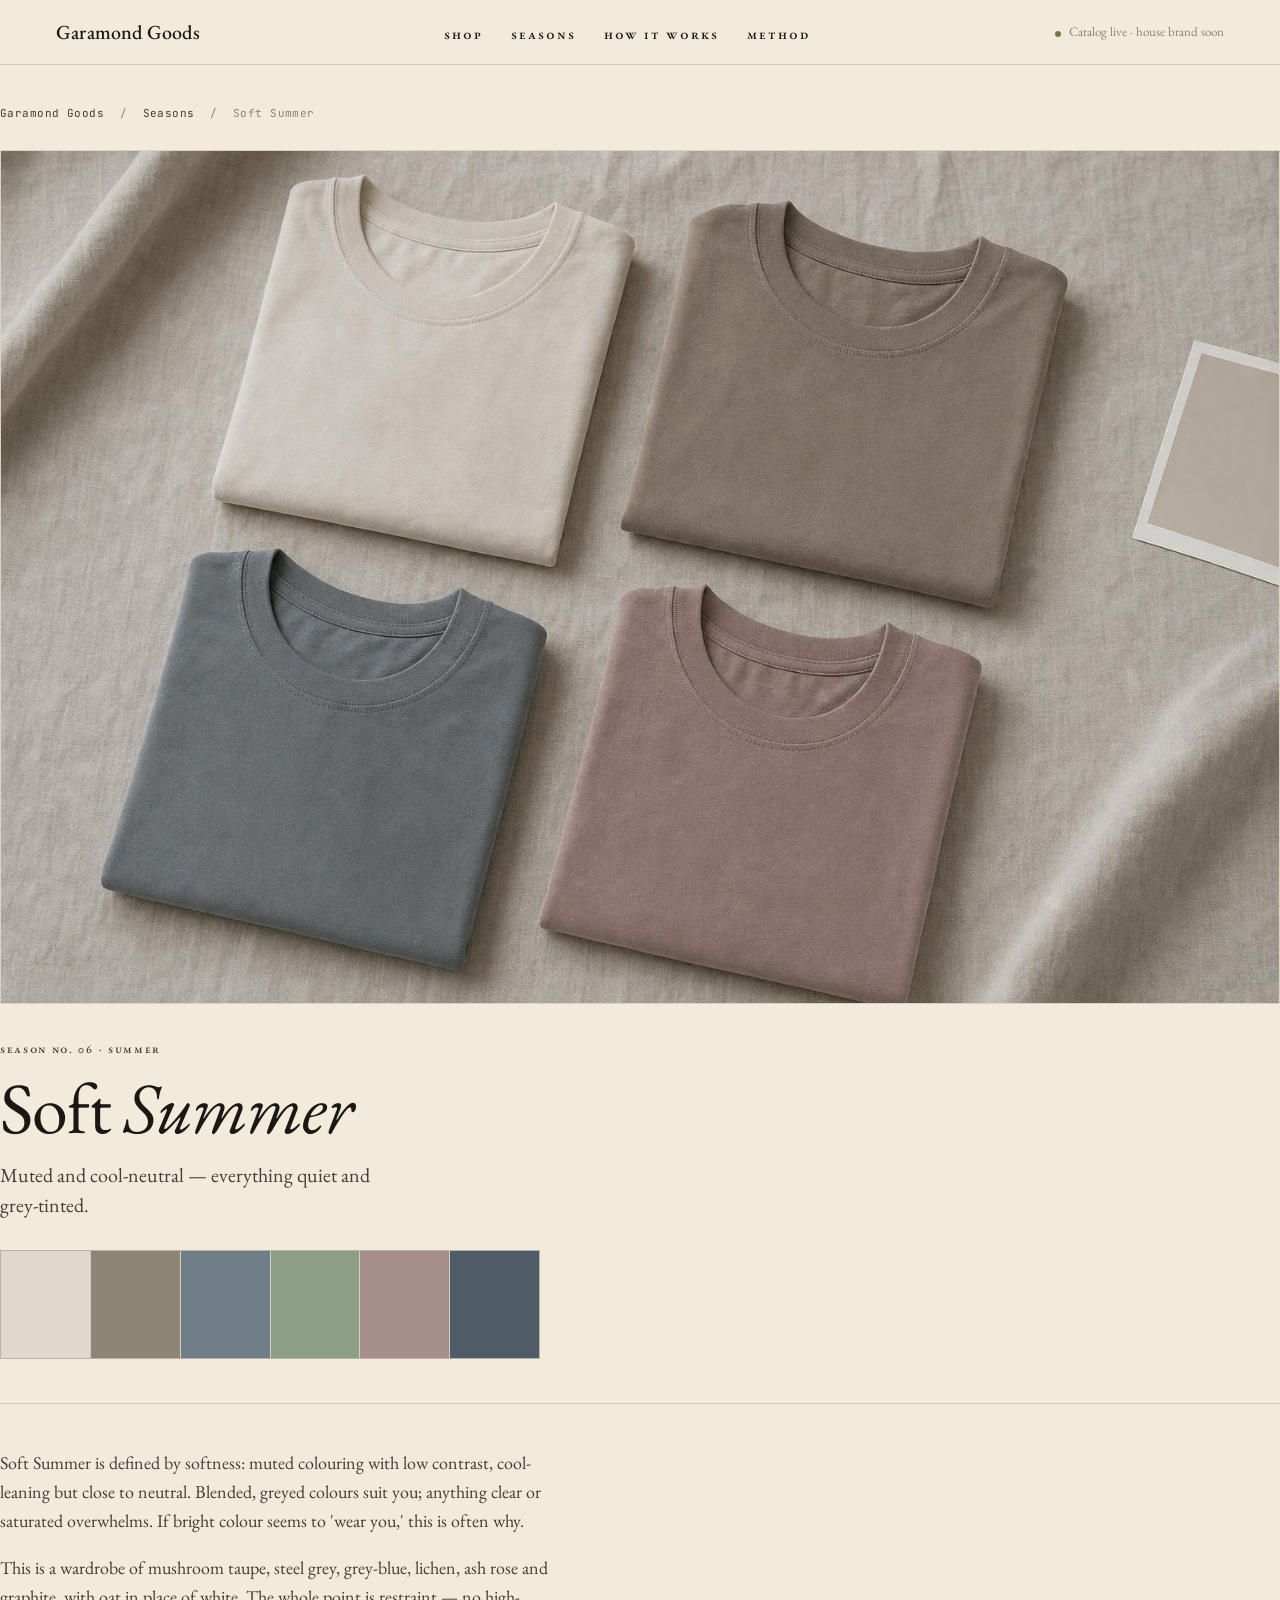
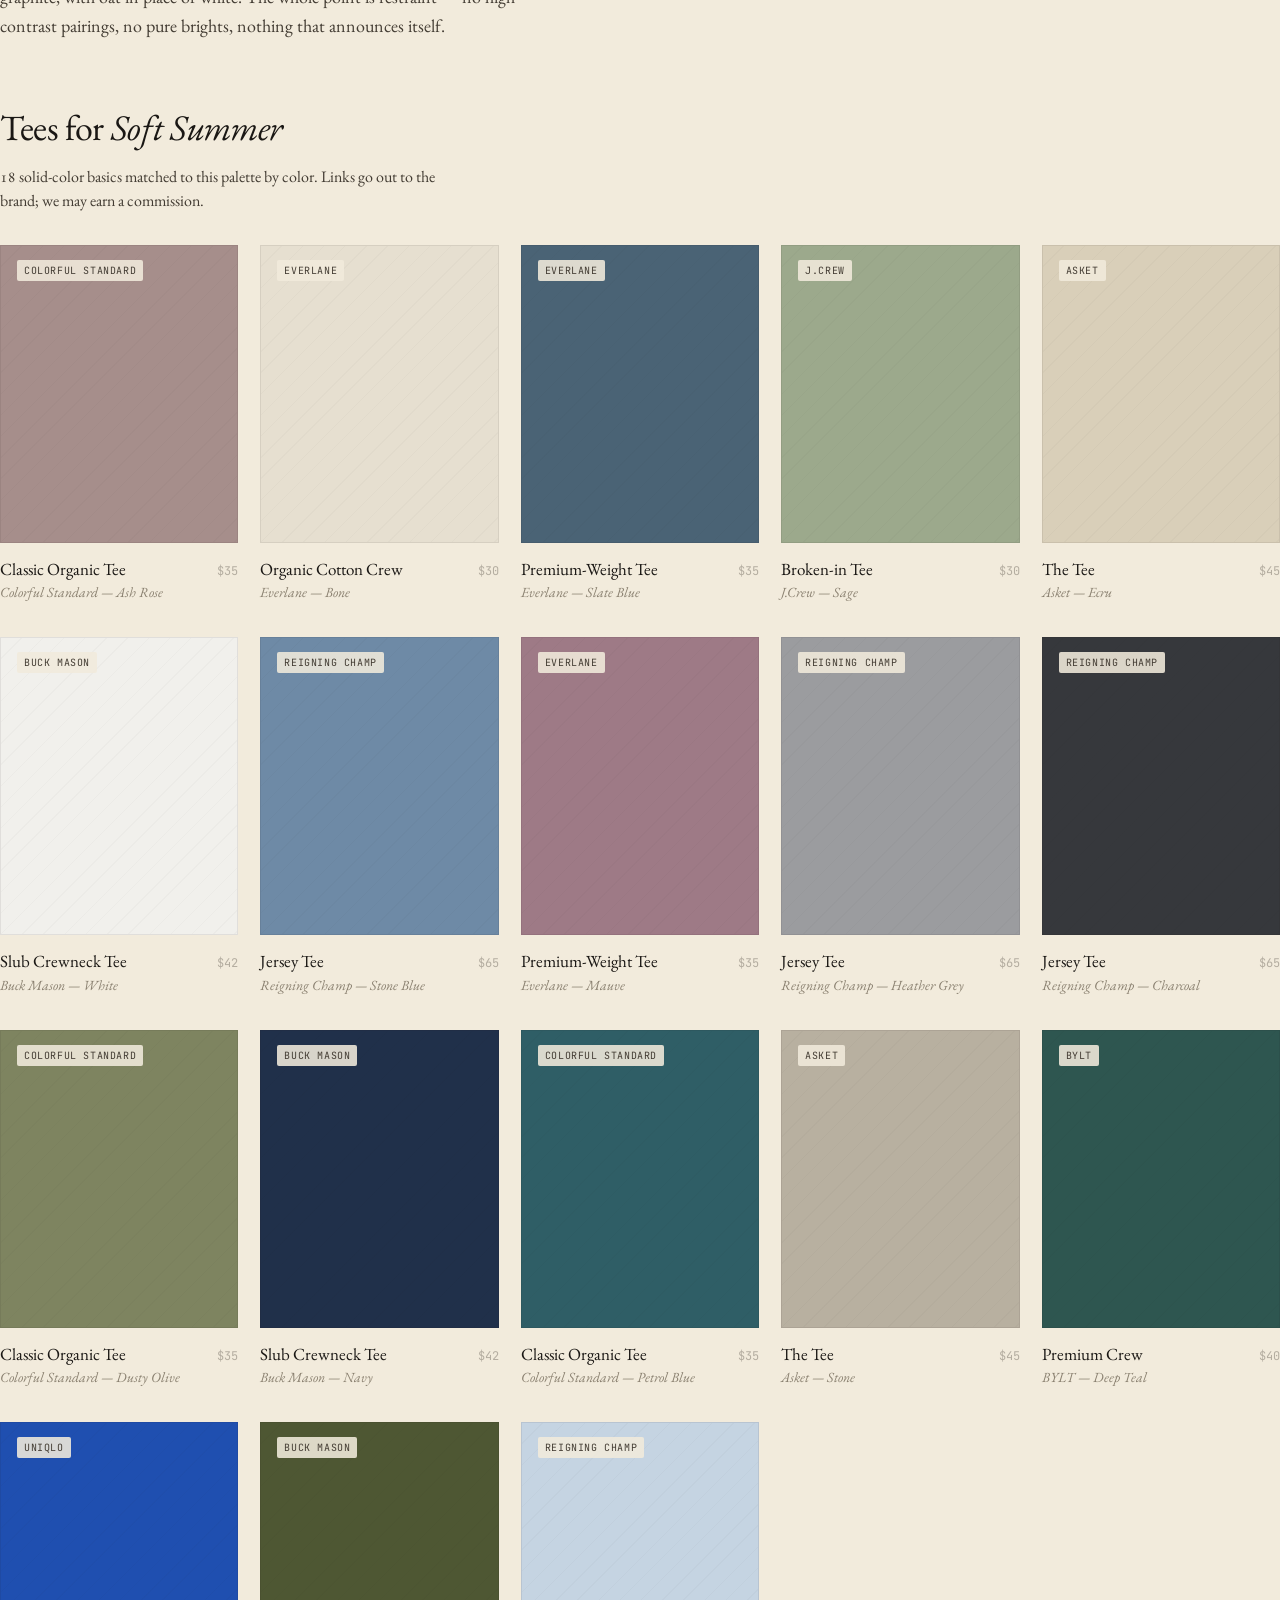
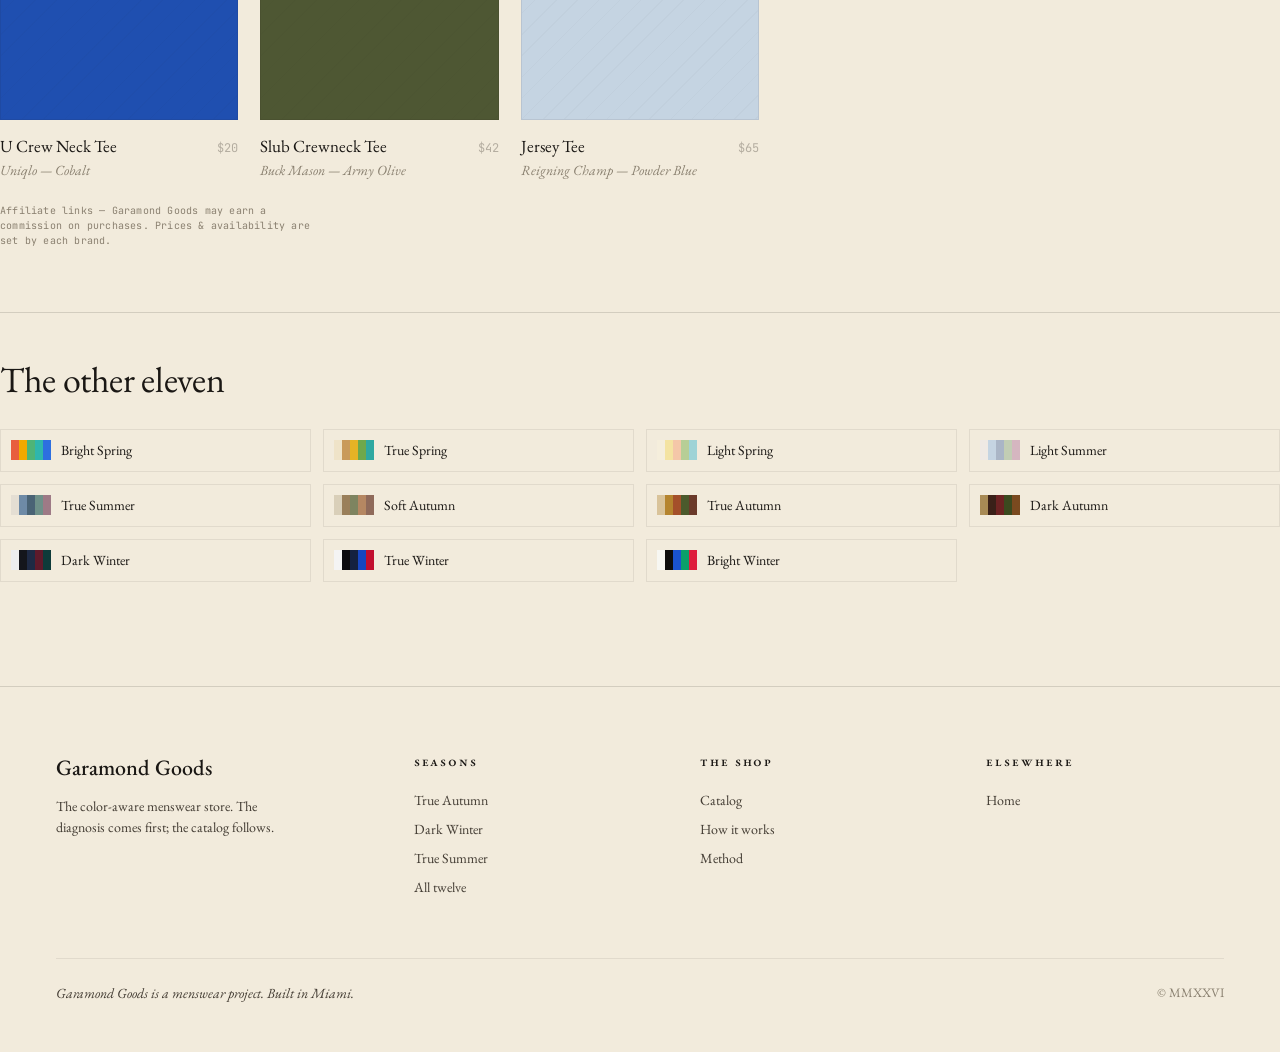
<file: seasons/soft-summer.html>
<!doctype html>
<html lang="en">
<head>
<meta charset="utf-8"/>
<meta name="viewport" content="width=device-width, initial-scale=1"/>
<title>Soft Summer — Men's Color Palette &amp; Tees · Garamond Goods</title>
<meta name="description" content="Soft Summer for men: the muted, cool-neutral palette — your best colours, how to wear them, and solid tees matched to the season."/>
<link rel="canonical" href="https://garamondgoods.com/seasons/soft-summer"/>
<meta name="theme-color" content="#1a1714"/>
<meta property="og:title" content="Soft Summer — Men's Color Palette & Tees"/>
<meta property="og:description" content="Soft Summer for men: the muted, cool-neutral palette — your best colours, how to wear them, and solid tees matched to the season."/>
<meta property="og:type" content="website"/>
<meta property="og:url" content="https://garamondgoods.com/seasons/soft-summer"/>
<meta name="twitter:card" content="summary_large_image"/>
<link rel="preconnect" href="https://fonts.googleapis.com"/>
<link rel="preconnect" href="https://fonts.gstatic.com" crossorigin/>
<link href="https://fonts.googleapis.com/css2?family=EB+Garamond:ital,wght@0,400;0,500;0,600;1,400;1,500&family=JetBrains+Mono:wght@400;500&display=swap" rel="stylesheet"/>
<link rel="stylesheet" href="/styles.css"/>
<script type="application/ld+json">{"@context":"https://schema.org","@type":"CollectionPage","name":"Soft Summer — Men's Color Palette & Tees","url":"https://garamondgoods.com/seasons/soft-summer","description":"Soft Summer for men: the muted, cool-neutral palette — your best colours, how to wear them, and solid tees matched to the season.","breadcrumb":{"@type":"BreadcrumbList","itemListElement":[{"@type":"ListItem","position":1,"name":"Garamond Goods","item":"https://garamondgoods.com/"},{"@type":"ListItem","position":2,"name":"Seasons","item":"https://garamondgoods.com/#seasons"},{"@type":"ListItem","position":3,"name":"Soft Summer","item":"https://garamondgoods.com/seasons/soft-summer"}]},"mainEntity":{"@type":"ItemList","numberOfItems":18,"itemListElement":[{"@type":"ListItem","position":1,"item":{"@type":"Product","name":"Colorful Standard Classic Organic Tee — Ash Rose","url":"https://colorfulstandard.com","category":"Men's T-Shirt"}},{"@type":"ListItem","position":2,"item":{"@type":"Product","name":"Everlane Organic Cotton Crew — Bone","url":"https://www.everlane.com","category":"Men's T-Shirt"}},{"@type":"ListItem","position":3,"item":{"@type":"Product","name":"Everlane Premium-Weight Tee — Slate Blue","url":"https://www.everlane.com","category":"Men's T-Shirt"}},{"@type":"ListItem","position":4,"item":{"@type":"Product","name":"J.Crew Broken-in Tee — Sage","url":"https://www.jcrew.com","category":"Men's T-Shirt"}},{"@type":"ListItem","position":5,"item":{"@type":"Product","name":"Asket The Tee — Ecru","url":"https://www.asket.com","category":"Men's T-Shirt"}},{"@type":"ListItem","position":6,"item":{"@type":"Product","name":"Buck Mason Slub Crewneck Tee — White","url":"https://www.buckmason.com","category":"Men's T-Shirt"}},{"@type":"ListItem","position":7,"item":{"@type":"Product","name":"Reigning Champ Jersey Tee — Stone Blue","url":"https://www.reigningchamp.com","category":"Men's T-Shirt"}},{"@type":"ListItem","position":8,"item":{"@type":"Product","name":"Everlane Premium-Weight Tee — Mauve","url":"https://www.everlane.com","category":"Men's T-Shirt"}},{"@type":"ListItem","position":9,"item":{"@type":"Product","name":"Reigning Champ Jersey Tee — Heather Grey","url":"https://www.reigningchamp.com","category":"Men's T-Shirt"}},{"@type":"ListItem","position":10,"item":{"@type":"Product","name":"Reigning Champ Jersey Tee — Charcoal","url":"https://www.reigningchamp.com","category":"Men's T-Shirt"}},{"@type":"ListItem","position":11,"item":{"@type":"Product","name":"Colorful Standard Classic Organic Tee — Dusty Olive","url":"https://colorfulstandard.com","category":"Men's T-Shirt"}},{"@type":"ListItem","position":12,"item":{"@type":"Product","name":"Buck Mason Slub Crewneck Tee — Navy","url":"https://www.buckmason.com","category":"Men's T-Shirt"}},{"@type":"ListItem","position":13,"item":{"@type":"Product","name":"Colorful Standard Classic Organic Tee — Petrol Blue","url":"https://colorfulstandard.com","category":"Men's T-Shirt"}},{"@type":"ListItem","position":14,"item":{"@type":"Product","name":"Asket The Tee — Stone","url":"https://www.asket.com","category":"Men's T-Shirt"}},{"@type":"ListItem","position":15,"item":{"@type":"Product","name":"BYLT Premium Crew — Deep Teal","url":"https://www.byltbasics.com","category":"Men's T-Shirt"}},{"@type":"ListItem","position":16,"item":{"@type":"Product","name":"Uniqlo U Crew Neck Tee — Cobalt","url":"https://www.uniqlo.com/us/en","category":"Men's T-Shirt"}},{"@type":"ListItem","position":17,"item":{"@type":"Product","name":"Buck Mason Slub Crewneck Tee — Army Olive","url":"https://www.buckmason.com","category":"Men's T-Shirt"}},{"@type":"ListItem","position":18,"item":{"@type":"Product","name":"Reigning Champ Jersey Tee — Powder Blue","url":"https://www.reigningchamp.com","category":"Men's T-Shirt"}}]}}</script>
</head>
<body>
<nav class="top"><div class="wrap inner">
  <a class="brand" href="/">Garamond Goods</a>
  <ul>
    <li><a href="/#catalog" class="sc">Shop</a></li>
    <li><a href="/#seasons" class="sc">Seasons</a></li>
    <li><a href="/#analysis" class="sc">How it works</a></li>
    <li><a href="/#method" class="sc">Method</a></li>
  </ul>
  <div class="status"><span class="dot"></span>Catalog live · house brand soon</div>
</div></nav>
<main class="wrap season-page">
  <nav class="crumb" aria-label="Breadcrumb"><a href="/">Garamond Goods</a> <span>/</span> <a href="/#seasons">Seasons</a> <span>/</span> Soft Summer</nav>
  <figure class="season-hero-figure"><img src="/img/season-soft-summer.jpg" alt="Folded men's cotton tees in the Soft Summer palette" loading="eager"/></figure>
  <header class="season-hero">
    <div class="kicker sc">Season No. 06 · Summer</div>
    <h1 class="display">Soft <em>Summer</em></h1>
    <p class="subline">Muted and cool-neutral — everything quiet and grey-tinted.</p>
    <div class="season-strip"><div class="swatches"><div class="sw" style="background:#DFD8CC" title="Oat · #DFD8CC"><span class="hex">#DFD8CC</span></div><div class="sw" style="background:#8F8577" title="Mushroom Taupe · #8F8577"><span class="hex">#8F8577</span></div><div class="sw" style="background:#6F7E86" title="Steel Grey · #6F7E86"><span class="hex">#6F7E86</span></div><div class="sw" style="background:#8C9E83" title="Lichen · #8C9E83"><span class="hex">#8C9E83</span></div><div class="sw" style="background:#A68E8B" title="Ash Rose · #A68E8B"><span class="hex">#A68E8B</span></div><div class="sw" style="background:#4F5B66" title="Graphite · #4F5B66"><span class="hex">#4F5B66</span></div></div></div>
  </header>
  <section class="season-prose">
    <p>Soft Summer is defined by softness: muted colouring with low contrast, cool-leaning but close to neutral. Blended, greyed colours suit you; anything clear or saturated overwhelms. If bright colour seems to 'wear you,' this is often why.</p>
    <p>This is a wardrobe of mushroom taupe, steel grey, grey-blue, lichen, ash rose and graphite, with oat in place of white. The whole point is restraint — no high-contrast pairings, no pure brights, nothing that announces itself.</p>
  </section>
  <section class="season-shop">
    <h2>Tees for <em>Soft Summer</em></h2>
    <p class="deck">18 solid-color basics matched to this palette by color. Links go out to the brand; we may earn a commission.</p>
    <div class="catalog-grid"><a class="product" href="https://colorfulstandard.com" target="_blank" rel="sponsored noopener nofollow" data-id="colorful-standard-ash-rose-30" data-brand="Colorful Standard" data-hex="#A68E8B" data-season="soft-summer"><div class="photo" style="background:#A68E8B"><span class="plabel">Colorful Standard</span><div class="preview"><div class="tee-wrap"><svg class="tee" viewBox="0 0 100 100" xmlns="http://www.w3.org/2000/svg" aria-hidden="true"><path d="M40,20 Q50,27 60,20 L68,23 L86,33 L79,47 L70,42 L70,86 L30,86 L30,42 L21,47 L14,33 L32,23 Z" fill="#A68E8B" stroke="rgba(26,23,20,0.18)" stroke-width="1" stroke-linejoin="round"/><path d="M40,20 Q50,27 60,20" fill="none" stroke="rgba(255,255,255,0.35)" stroke-width="1.5"/></svg></div><span class="preview-cta">Shop at Colorful Standard →</span></div></div><div class="meta"><div><div class="name">Classic Organic Tee</div><div class="sub">Colorful Standard — Ash Rose</div></div><div class="price">$35</div></div></a><a class="product" href="https://www.everlane.com" target="_blank" rel="sponsored noopener nofollow" data-id="everlane-bone-15" data-brand="Everlane" data-hex="#E6DFD0" data-season="soft-summer"><div class="photo" style="background:#E6DFD0"><span class="plabel">Everlane</span><div class="preview"><div class="tee-wrap"><svg class="tee" viewBox="0 0 100 100" xmlns="http://www.w3.org/2000/svg" aria-hidden="true"><path d="M40,20 Q50,27 60,20 L68,23 L86,33 L79,47 L70,42 L70,86 L30,86 L30,42 L21,47 L14,33 L32,23 Z" fill="#E6DFD0" stroke="rgba(26,23,20,0.18)" stroke-width="1" stroke-linejoin="round"/><path d="M40,20 Q50,27 60,20" fill="none" stroke="rgba(255,255,255,0.35)" stroke-width="1.5"/></svg></div><span class="preview-cta">Shop at Everlane →</span></div></div><div class="meta"><div><div class="name">Organic Cotton Crew</div><div class="sub">Everlane — Bone</div></div><div class="price">$30</div></div></a><a class="product" href="https://www.everlane.com" target="_blank" rel="sponsored noopener nofollow" data-id="everlane-slate-blue-17" data-brand="Everlane" data-hex="#4A6375" data-season="soft-summer"><div class="photo" style="background:#4A6375"><span class="plabel">Everlane</span><div class="preview"><div class="tee-wrap"><svg class="tee" viewBox="0 0 100 100" xmlns="http://www.w3.org/2000/svg" aria-hidden="true"><path d="M40,20 Q50,27 60,20 L68,23 L86,33 L79,47 L70,42 L70,86 L30,86 L30,42 L21,47 L14,33 L32,23 Z" fill="#4A6375" stroke="rgba(26,23,20,0.18)" stroke-width="1" stroke-linejoin="round"/><path d="M40,20 Q50,27 60,20" fill="none" stroke="rgba(255,255,255,0.35)" stroke-width="1.5"/></svg></div><span class="preview-cta">Shop at Everlane →</span></div></div><div class="meta"><div><div class="name">Premium-Weight Tee</div><div class="sub">Everlane — Slate Blue</div></div><div class="price">$35</div></div></a><a class="product" href="https://www.jcrew.com" target="_blank" rel="sponsored noopener nofollow" data-id="j-crew-sage-33" data-brand="J.Crew" data-hex="#9CA98C" data-season="soft-summer"><div class="photo" style="background:#9CA98C"><span class="plabel">J.Crew</span><div class="preview"><div class="tee-wrap"><svg class="tee" viewBox="0 0 100 100" xmlns="http://www.w3.org/2000/svg" aria-hidden="true"><path d="M40,20 Q50,27 60,20 L68,23 L86,33 L79,47 L70,42 L70,86 L30,86 L30,42 L21,47 L14,33 L32,23 Z" fill="#9CA98C" stroke="rgba(26,23,20,0.18)" stroke-width="1" stroke-linejoin="round"/><path d="M40,20 Q50,27 60,20" fill="none" stroke="rgba(255,255,255,0.35)" stroke-width="1.5"/></svg></div><span class="preview-cta">Shop at J.Crew →</span></div></div><div class="meta"><div><div class="name">Broken-in Tee</div><div class="sub">J.Crew — Sage</div></div><div class="price">$30</div></div></a><a class="product" href="https://www.asket.com" target="_blank" rel="sponsored noopener nofollow" data-id="asket-ecru-26" data-brand="Asket" data-hex="#D9CFB9" data-season="soft-summer"><div class="photo" style="background:#D9CFB9"><span class="plabel">Asket</span><div class="preview"><div class="tee-wrap"><svg class="tee" viewBox="0 0 100 100" xmlns="http://www.w3.org/2000/svg" aria-hidden="true"><path d="M40,20 Q50,27 60,20 L68,23 L86,33 L79,47 L70,42 L70,86 L30,86 L30,42 L21,47 L14,33 L32,23 Z" fill="#D9CFB9" stroke="rgba(26,23,20,0.18)" stroke-width="1" stroke-linejoin="round"/><path d="M40,20 Q50,27 60,20" fill="none" stroke="rgba(255,255,255,0.35)" stroke-width="1.5"/></svg></div><span class="preview-cta">Shop at Asket →</span></div></div><div class="meta"><div><div class="name">The Tee</div><div class="sub">Asket — Ecru</div></div><div class="price">$45</div></div></a><a class="product" href="https://www.buckmason.com" target="_blank" rel="sponsored noopener nofollow" data-id="buck-mason-white-0" data-brand="Buck Mason" data-hex="#F1F0EC" data-season="soft-summer"><div class="photo" style="background:#F1F0EC"><span class="plabel">Buck Mason</span><div class="preview"><div class="tee-wrap"><svg class="tee" viewBox="0 0 100 100" xmlns="http://www.w3.org/2000/svg" aria-hidden="true"><path d="M40,20 Q50,27 60,20 L68,23 L86,33 L79,47 L70,42 L70,86 L30,86 L30,42 L21,47 L14,33 L32,23 Z" fill="#F1F0EC" stroke="rgba(26,23,20,0.18)" stroke-width="1" stroke-linejoin="round"/><path d="M40,20 Q50,27 60,20" fill="none" stroke="rgba(255,255,255,0.35)" stroke-width="1.5"/></svg></div><span class="preview-cta">Shop at Buck Mason →</span></div></div><div class="meta"><div><div class="name">Slub Crewneck Tee</div><div class="sub">Buck Mason — White</div></div><div class="price">$42</div></div></a><a class="product" href="https://www.reigningchamp.com" target="_blank" rel="sponsored noopener nofollow" data-id="reigning-champ-stone-blue-9" data-brand="Reigning Champ" data-hex="#6E8AA6" data-season="soft-summer"><div class="photo" style="background:#6E8AA6"><span class="plabel">Reigning Champ</span><div class="preview"><div class="tee-wrap"><svg class="tee" viewBox="0 0 100 100" xmlns="http://www.w3.org/2000/svg" aria-hidden="true"><path d="M40,20 Q50,27 60,20 L68,23 L86,33 L79,47 L70,42 L70,86 L30,86 L30,42 L21,47 L14,33 L32,23 Z" fill="#6E8AA6" stroke="rgba(26,23,20,0.18)" stroke-width="1" stroke-linejoin="round"/><path d="M40,20 Q50,27 60,20" fill="none" stroke="rgba(255,255,255,0.35)" stroke-width="1.5"/></svg></div><span class="preview-cta">Shop at Reigning Champ →</span></div></div><div class="meta"><div><div class="name">Jersey Tee</div><div class="sub">Reigning Champ — Stone Blue</div></div><div class="price">$65</div></div></a><a class="product" href="https://www.everlane.com" target="_blank" rel="sponsored noopener nofollow" data-id="everlane-mauve-18" data-brand="Everlane" data-hex="#9E7A86" data-season="soft-summer"><div class="photo" style="background:#9E7A86"><span class="plabel">Everlane</span><div class="preview"><div class="tee-wrap"><svg class="tee" viewBox="0 0 100 100" xmlns="http://www.w3.org/2000/svg" aria-hidden="true"><path d="M40,20 Q50,27 60,20 L68,23 L86,33 L79,47 L70,42 L70,86 L30,86 L30,42 L21,47 L14,33 L32,23 Z" fill="#9E7A86" stroke="rgba(26,23,20,0.18)" stroke-width="1" stroke-linejoin="round"/><path d="M40,20 Q50,27 60,20" fill="none" stroke="rgba(255,255,255,0.35)" stroke-width="1.5"/></svg></div><span class="preview-cta">Shop at Everlane →</span></div></div><div class="meta"><div><div class="name">Premium-Weight Tee</div><div class="sub">Everlane — Mauve</div></div><div class="price">$35</div></div></a><a class="product" href="https://www.reigningchamp.com" target="_blank" rel="sponsored noopener nofollow" data-id="reigning-champ-heather-grey-6" data-brand="Reigning Champ" data-hex="#9B9C9F" data-season="soft-summer"><div class="photo" style="background:#9B9C9F"><span class="plabel">Reigning Champ</span><div class="preview"><div class="tee-wrap"><svg class="tee" viewBox="0 0 100 100" xmlns="http://www.w3.org/2000/svg" aria-hidden="true"><path d="M40,20 Q50,27 60,20 L68,23 L86,33 L79,47 L70,42 L70,86 L30,86 L30,42 L21,47 L14,33 L32,23 Z" fill="#9B9C9F" stroke="rgba(26,23,20,0.18)" stroke-width="1" stroke-linejoin="round"/><path d="M40,20 Q50,27 60,20" fill="none" stroke="rgba(255,255,255,0.35)" stroke-width="1.5"/></svg></div><span class="preview-cta">Shop at Reigning Champ →</span></div></div><div class="meta"><div><div class="name">Jersey Tee</div><div class="sub">Reigning Champ — Heather Grey</div></div><div class="price">$65</div></div></a><a class="product" href="https://www.reigningchamp.com" target="_blank" rel="sponsored noopener nofollow" data-id="reigning-champ-charcoal-7" data-brand="Reigning Champ" data-hex="#36383C" data-season="soft-summer"><div class="photo" style="background:#36383C"><span class="plabel">Reigning Champ</span><div class="preview"><div class="tee-wrap"><svg class="tee" viewBox="0 0 100 100" xmlns="http://www.w3.org/2000/svg" aria-hidden="true"><path d="M40,20 Q50,27 60,20 L68,23 L86,33 L79,47 L70,42 L70,86 L30,86 L30,42 L21,47 L14,33 L32,23 Z" fill="#36383C" stroke="rgba(26,23,20,0.18)" stroke-width="1" stroke-linejoin="round"/><path d="M40,20 Q50,27 60,20" fill="none" stroke="rgba(255,255,255,0.35)" stroke-width="1.5"/></svg></div><span class="preview-cta">Shop at Reigning Champ →</span></div></div><div class="meta"><div><div class="name">Jersey Tee</div><div class="sub">Reigning Champ — Charcoal</div></div><div class="price">$65</div></div></a><a class="product" href="https://colorfulstandard.com" target="_blank" rel="sponsored noopener nofollow" data-id="colorful-standard-dusty-olive-29" data-brand="Colorful Standard" data-hex="#7E8460" data-season="soft-summer"><div class="photo" style="background:#7E8460"><span class="plabel">Colorful Standard</span><div class="preview"><div class="tee-wrap"><svg class="tee" viewBox="0 0 100 100" xmlns="http://www.w3.org/2000/svg" aria-hidden="true"><path d="M40,20 Q50,27 60,20 L68,23 L86,33 L79,47 L70,42 L70,86 L30,86 L30,42 L21,47 L14,33 L32,23 Z" fill="#7E8460" stroke="rgba(26,23,20,0.18)" stroke-width="1" stroke-linejoin="round"/><path d="M40,20 Q50,27 60,20" fill="none" stroke="rgba(255,255,255,0.35)" stroke-width="1.5"/></svg></div><span class="preview-cta">Shop at Colorful Standard →</span></div></div><div class="meta"><div><div class="name">Classic Organic Tee</div><div class="sub">Colorful Standard — Dusty Olive</div></div><div class="price">$35</div></div></a><a class="product" href="https://www.buckmason.com" target="_blank" rel="sponsored noopener nofollow" data-id="buck-mason-navy-1" data-brand="Buck Mason" data-hex="#20304A" data-season="soft-summer"><div class="photo" style="background:#20304A"><span class="plabel">Buck Mason</span><div class="preview"><div class="tee-wrap"><svg class="tee" viewBox="0 0 100 100" xmlns="http://www.w3.org/2000/svg" aria-hidden="true"><path d="M40,20 Q50,27 60,20 L68,23 L86,33 L79,47 L70,42 L70,86 L30,86 L30,42 L21,47 L14,33 L32,23 Z" fill="#20304A" stroke="rgba(26,23,20,0.18)" stroke-width="1" stroke-linejoin="round"/><path d="M40,20 Q50,27 60,20" fill="none" stroke="rgba(255,255,255,0.35)" stroke-width="1.5"/></svg></div><span class="preview-cta">Shop at Buck Mason →</span></div></div><div class="meta"><div><div class="name">Slub Crewneck Tee</div><div class="sub">Buck Mason — Navy</div></div><div class="price">$42</div></div></a><a class="product" href="https://colorfulstandard.com" target="_blank" rel="sponsored noopener nofollow" data-id="colorful-standard-petrol-blue-31" data-brand="Colorful Standard" data-hex="#2F5E66" data-season="soft-summer"><div class="photo" style="background:#2F5E66"><span class="plabel">Colorful Standard</span><div class="preview"><div class="tee-wrap"><svg class="tee" viewBox="0 0 100 100" xmlns="http://www.w3.org/2000/svg" aria-hidden="true"><path d="M40,20 Q50,27 60,20 L68,23 L86,33 L79,47 L70,42 L70,86 L30,86 L30,42 L21,47 L14,33 L32,23 Z" fill="#2F5E66" stroke="rgba(26,23,20,0.18)" stroke-width="1" stroke-linejoin="round"/><path d="M40,20 Q50,27 60,20" fill="none" stroke="rgba(255,255,255,0.35)" stroke-width="1.5"/></svg></div><span class="preview-cta">Shop at Colorful Standard →</span></div></div><div class="meta"><div><div class="name">Classic Organic Tee</div><div class="sub">Colorful Standard — Petrol Blue</div></div><div class="price">$35</div></div></a><a class="product" href="https://www.asket.com" target="_blank" rel="sponsored noopener nofollow" data-id="asket-stone-28" data-brand="Asket" data-hex="#B8B0A0" data-season="soft-summer"><div class="photo" style="background:#B8B0A0"><span class="plabel">Asket</span><div class="preview"><div class="tee-wrap"><svg class="tee" viewBox="0 0 100 100" xmlns="http://www.w3.org/2000/svg" aria-hidden="true"><path d="M40,20 Q50,27 60,20 L68,23 L86,33 L79,47 L70,42 L70,86 L30,86 L30,42 L21,47 L14,33 L32,23 Z" fill="#B8B0A0" stroke="rgba(26,23,20,0.18)" stroke-width="1" stroke-linejoin="round"/><path d="M40,20 Q50,27 60,20" fill="none" stroke="rgba(255,255,255,0.35)" stroke-width="1.5"/></svg></div><span class="preview-cta">Shop at Asket →</span></div></div><div class="meta"><div><div class="name">The Tee</div><div class="sub">Asket — Stone</div></div><div class="price">$45</div></div></a><a class="product" href="https://www.byltbasics.com" target="_blank" rel="sponsored noopener nofollow" data-id="bylt-deep-teal-13" data-brand="BYLT" data-hex="#2E5650" data-season="soft-summer"><div class="photo" style="background:#2E5650"><span class="plabel">BYLT</span><div class="preview"><div class="tee-wrap"><svg class="tee" viewBox="0 0 100 100" xmlns="http://www.w3.org/2000/svg" aria-hidden="true"><path d="M40,20 Q50,27 60,20 L68,23 L86,33 L79,47 L70,42 L70,86 L30,86 L30,42 L21,47 L14,33 L32,23 Z" fill="#2E5650" stroke="rgba(26,23,20,0.18)" stroke-width="1" stroke-linejoin="round"/><path d="M40,20 Q50,27 60,20" fill="none" stroke="rgba(255,255,255,0.35)" stroke-width="1.5"/></svg></div><span class="preview-cta">Shop at BYLT →</span></div></div><div class="meta"><div><div class="name">Premium Crew</div><div class="sub">BYLT — Deep Teal</div></div><div class="price">$40</div></div></a><a class="product" href="https://www.uniqlo.com/us/en" target="_blank" rel="sponsored noopener nofollow" data-id="uniqlo-cobalt-24" data-brand="Uniqlo" data-hex="#1F4FB0" data-season="soft-summer"><div class="photo" style="background:#1F4FB0"><span class="plabel">Uniqlo</span><div class="preview"><div class="tee-wrap"><svg class="tee" viewBox="0 0 100 100" xmlns="http://www.w3.org/2000/svg" aria-hidden="true"><path d="M40,20 Q50,27 60,20 L68,23 L86,33 L79,47 L70,42 L70,86 L30,86 L30,42 L21,47 L14,33 L32,23 Z" fill="#1F4FB0" stroke="rgba(26,23,20,0.18)" stroke-width="1" stroke-linejoin="round"/><path d="M40,20 Q50,27 60,20" fill="none" stroke="rgba(255,255,255,0.35)" stroke-width="1.5"/></svg></div><span class="preview-cta">Shop at Uniqlo →</span></div></div><div class="meta"><div><div class="name">U Crew Neck Tee</div><div class="sub">Uniqlo — Cobalt</div></div><div class="price">$20</div></div></a><a class="product" href="https://www.buckmason.com" target="_blank" rel="sponsored noopener nofollow" data-id="buck-mason-army-olive-2" data-brand="Buck Mason" data-hex="#4E5733" data-season="soft-summer"><div class="photo" style="background:#4E5733"><span class="plabel">Buck Mason</span><div class="preview"><div class="tee-wrap"><svg class="tee" viewBox="0 0 100 100" xmlns="http://www.w3.org/2000/svg" aria-hidden="true"><path d="M40,20 Q50,27 60,20 L68,23 L86,33 L79,47 L70,42 L70,86 L30,86 L30,42 L21,47 L14,33 L32,23 Z" fill="#4E5733" stroke="rgba(26,23,20,0.18)" stroke-width="1" stroke-linejoin="round"/><path d="M40,20 Q50,27 60,20" fill="none" stroke="rgba(255,255,255,0.35)" stroke-width="1.5"/></svg></div><span class="preview-cta">Shop at Buck Mason →</span></div></div><div class="meta"><div><div class="name">Slub Crewneck Tee</div><div class="sub">Buck Mason — Army Olive</div></div><div class="price">$42</div></div></a><a class="product" href="https://www.reigningchamp.com" target="_blank" rel="sponsored noopener nofollow" data-id="reigning-champ-powder-blue-10" data-brand="Reigning Champ" data-hex="#C5D4E2" data-season="soft-summer"><div class="photo" style="background:#C5D4E2"><span class="plabel">Reigning Champ</span><div class="preview"><div class="tee-wrap"><svg class="tee" viewBox="0 0 100 100" xmlns="http://www.w3.org/2000/svg" aria-hidden="true"><path d="M40,20 Q50,27 60,20 L68,23 L86,33 L79,47 L70,42 L70,86 L30,86 L30,42 L21,47 L14,33 L32,23 Z" fill="#C5D4E2" stroke="rgba(26,23,20,0.18)" stroke-width="1" stroke-linejoin="round"/><path d="M40,20 Q50,27 60,20" fill="none" stroke="rgba(255,255,255,0.35)" stroke-width="1.5"/></svg></div><span class="preview-cta">Shop at Reigning Champ →</span></div></div><div class="meta"><div><div class="name">Jersey Tee</div><div class="sub">Reigning Champ — Powder Blue</div></div><div class="price">$65</div></div></a></div>
    <p class="disclosure">Affiliate links — Garamond Goods may earn a commission on purchases. Prices &amp; availability are set by each brand.</p>
  </section>
  <section class="season-cross">
    <h2>The other eleven</h2>
    <div class="cross-grid"><a class="cross" href="/seasons/bright-spring"><span class="cross-sw"><span style="background:#E85D3D"></span><span style="background:#F2A900"></span><span style="background:#4FB477"></span><span style="background:#2FB6AD"></span><span style="background:#2D6FE0"></span></span><span class="cross-nm">Bright Spring</span></a><a class="cross" href="/seasons/true-spring"><span class="cross-sw"><span style="background:#EFE3C8"></span><span style="background:#C99A5B"></span><span style="background:#E6B325"></span><span style="background:#6FA84B"></span><span style="background:#2FA8A1"></span></span><span class="cross-nm">True Spring</span></a><a class="cross" href="/seasons/light-spring"><span class="cross-sw"><span style="background:#F5EEDC"></span><span style="background:#F4E3A1"></span><span style="background:#F4C7A8"></span><span style="background:#B7CE96"></span><span style="background:#9ED3D6"></span></span><span class="cross-nm">Light Spring</span></a><a class="cross" href="/seasons/light-summer"><span class="cross-sw"><span style="background:#EFE9E4"></span><span style="background:#C5D4E2"></span><span style="background:#AAB5C6"></span><span style="background:#C2CDB4"></span><span style="background:#D5B6C0"></span></span><span class="cross-nm">Light Summer</span></a><a class="cross" href="/seasons/true-summer"><span class="cross-sw"><span style="background:#E4DED3"></span><span style="background:#6E8AA6"></span><span style="background:#4A6375"></span><span style="background:#6E9089"></span><span style="background:#9E7A86"></span></span><span class="cross-nm">True Summer</span></a><a class="cross" href="/seasons/soft-autumn"><span class="cross-sw"><span style="background:#D9CFB9"></span><span style="background:#9A7F5A"></span><span style="background:#7E8460"></span><span style="background:#B58762"></span><span style="background:#8F6A5A"></span></span><span class="cross-nm">Soft Autumn</span></a><a class="cross" href="/seasons/true-autumn"><span class="cross-sw"><span style="background:#D9C39A"></span><span style="background:#B5842E"></span><span style="background:#A4502A"></span><span style="background:#4B5A2C"></span><span style="background:#6B3A2A"></span></span><span class="cross-nm">True Autumn</span></a><a class="cross" href="/seasons/dark-autumn"><span class="cross-sw"><span style="background:#A88A55"></span><span style="background:#3A2018"></span><span style="background:#6B2222"></span><span style="background:#3B4A1F"></span><span style="background:#7A4A1F"></span></span><span class="cross-nm">Dark Autumn</span></a><a class="cross" href="/seasons/dark-winter"><span class="cross-sw"><span style="background:#ECEDEF"></span><span style="background:#14161C"></span><span style="background:#1E2A44"></span><span style="background:#5E1A2B"></span><span style="background:#0E3B3A"></span></span><span class="cross-nm">Dark Winter</span></a><a class="cross" href="/seasons/true-winter"><span class="cross-sw"><span style="background:#F4F4F4"></span><span style="background:#0B0B10"></span><span style="background:#14213F"></span><span style="background:#1746C0"></span><span style="background:#C20E2E"></span></span><span class="cross-nm">True Winter</span></a><a class="cross" href="/seasons/bright-winter"><span class="cross-sw"><span style="background:#F7F7F2"></span><span style="background:#0E0E0E"></span><span style="background:#1A53D0"></span><span style="background:#0AA06A"></span><span style="background:#DE1E3C"></span></span><span class="cross-nm">Bright Winter</span></a></div>
  </section>
</main>
<footer class="foot"><div class="wrap">
  <div class="foot-grid">
    <div>
      <div class="foot-brand">Garamond Goods</div>
      <div class="foot-blurb">The color-aware menswear store. The diagnosis comes first; the catalog follows.</div>
    </div>
    <div><h4 class="sc">Seasons</h4><ul>
      <li><a href="/seasons/true-autumn">True Autumn</a></li>
      <li><a href="/seasons/dark-winter">Dark Winter</a></li>
      <li><a href="/seasons/true-summer">True Summer</a></li>
      <li><a href="/#seasons">All twelve</a></li>
    </ul></div>
    <div><h4 class="sc">The Shop</h4><ul>
      <li><a href="/#catalog">Catalog</a></li>
      <li><a href="/#analysis">How it works</a></li>
      <li><a href="/#method">Method</a></li>
    </ul></div>
    <div><h4 class="sc">Elsewhere</h4><ul>
      <li><a href="/">Home</a></li>
    </ul></div>
  </div>
  <div class="foot-line">
    <div class="tag">Garamond Goods is a menswear project. Built in Miami.</div>
    <div>© MMXXVI</div>
  </div>
</div></footer>
<script src="/log.js"></script>
<script>
document.querySelectorAll('a.product[data-id]').forEach(function(a){
  a.addEventListener('click', function(){
    if(window.ggLogClick) window.ggLogClick({product_id:a.dataset.id,brand:a.dataset.brand,season:a.dataset.season,color_hex:a.dataset.hex,href:a.href});
  });
});
</script>
</body>
</html>
</file>
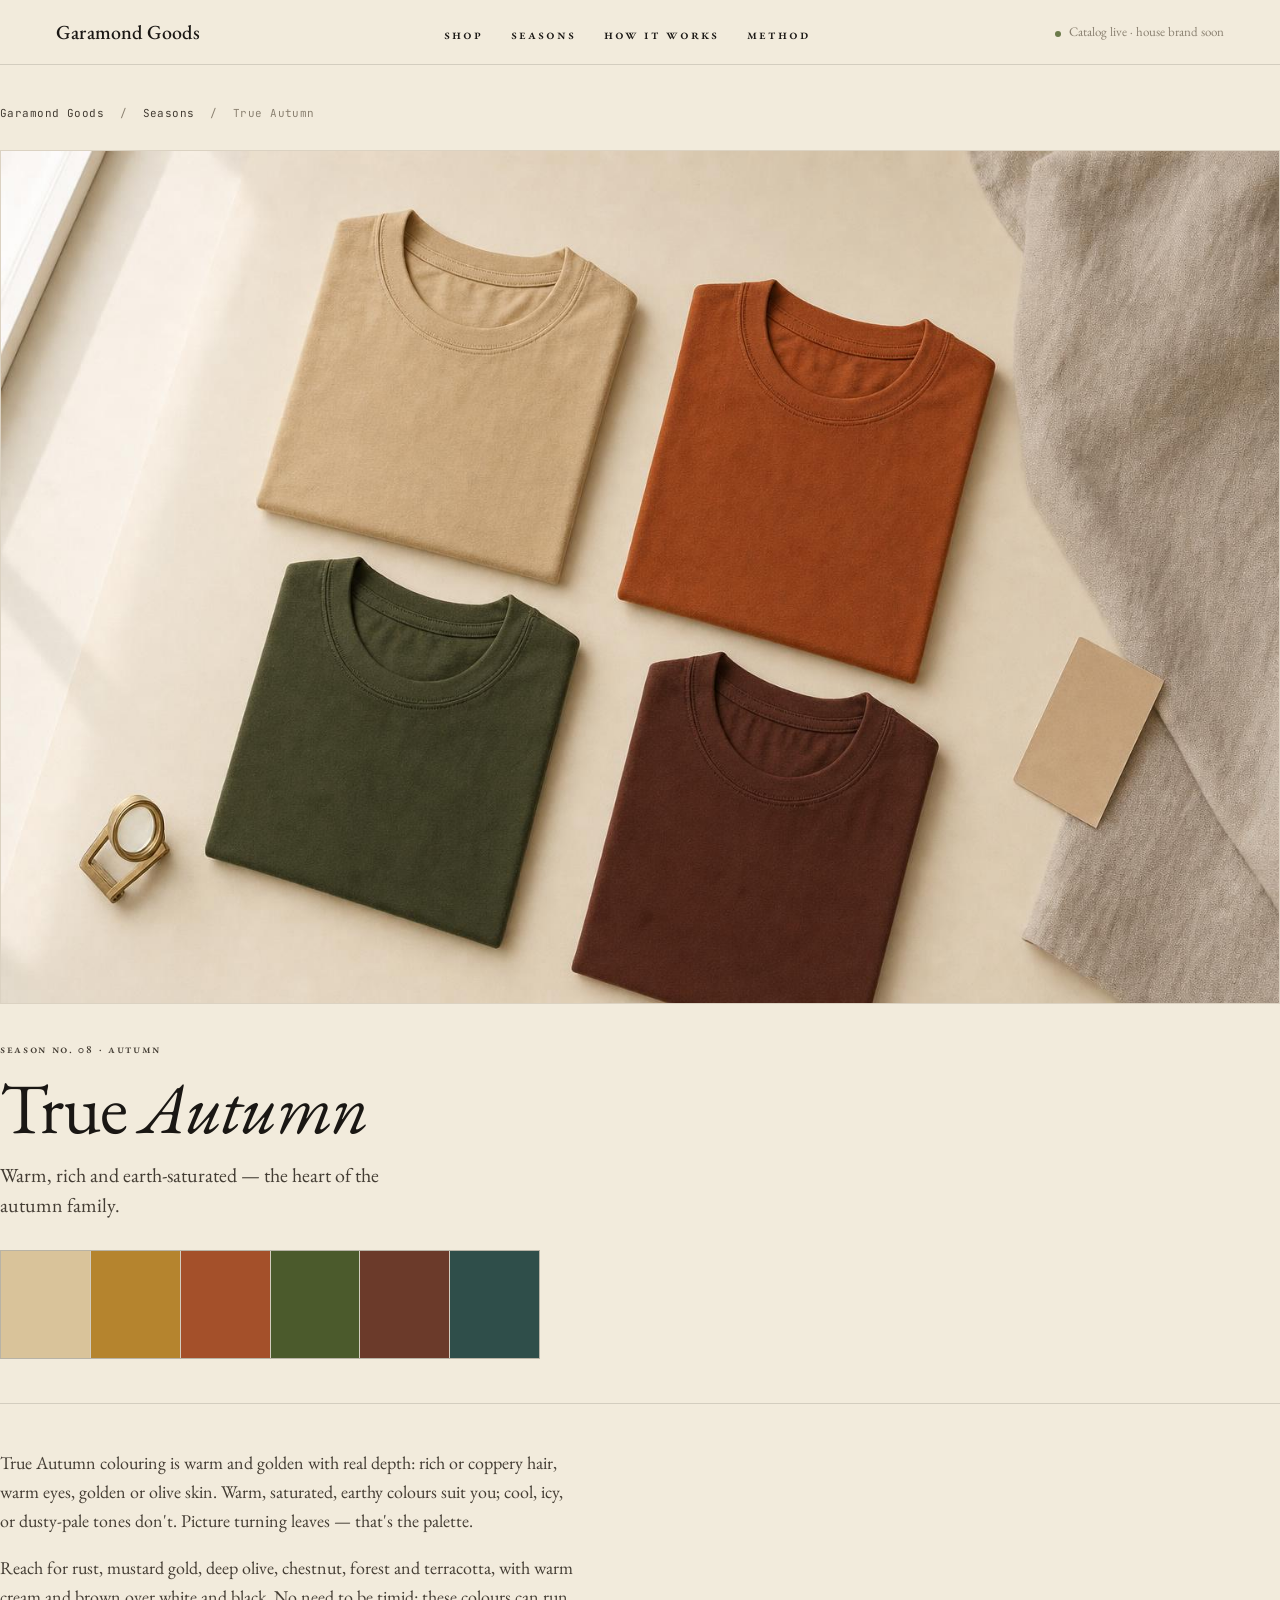
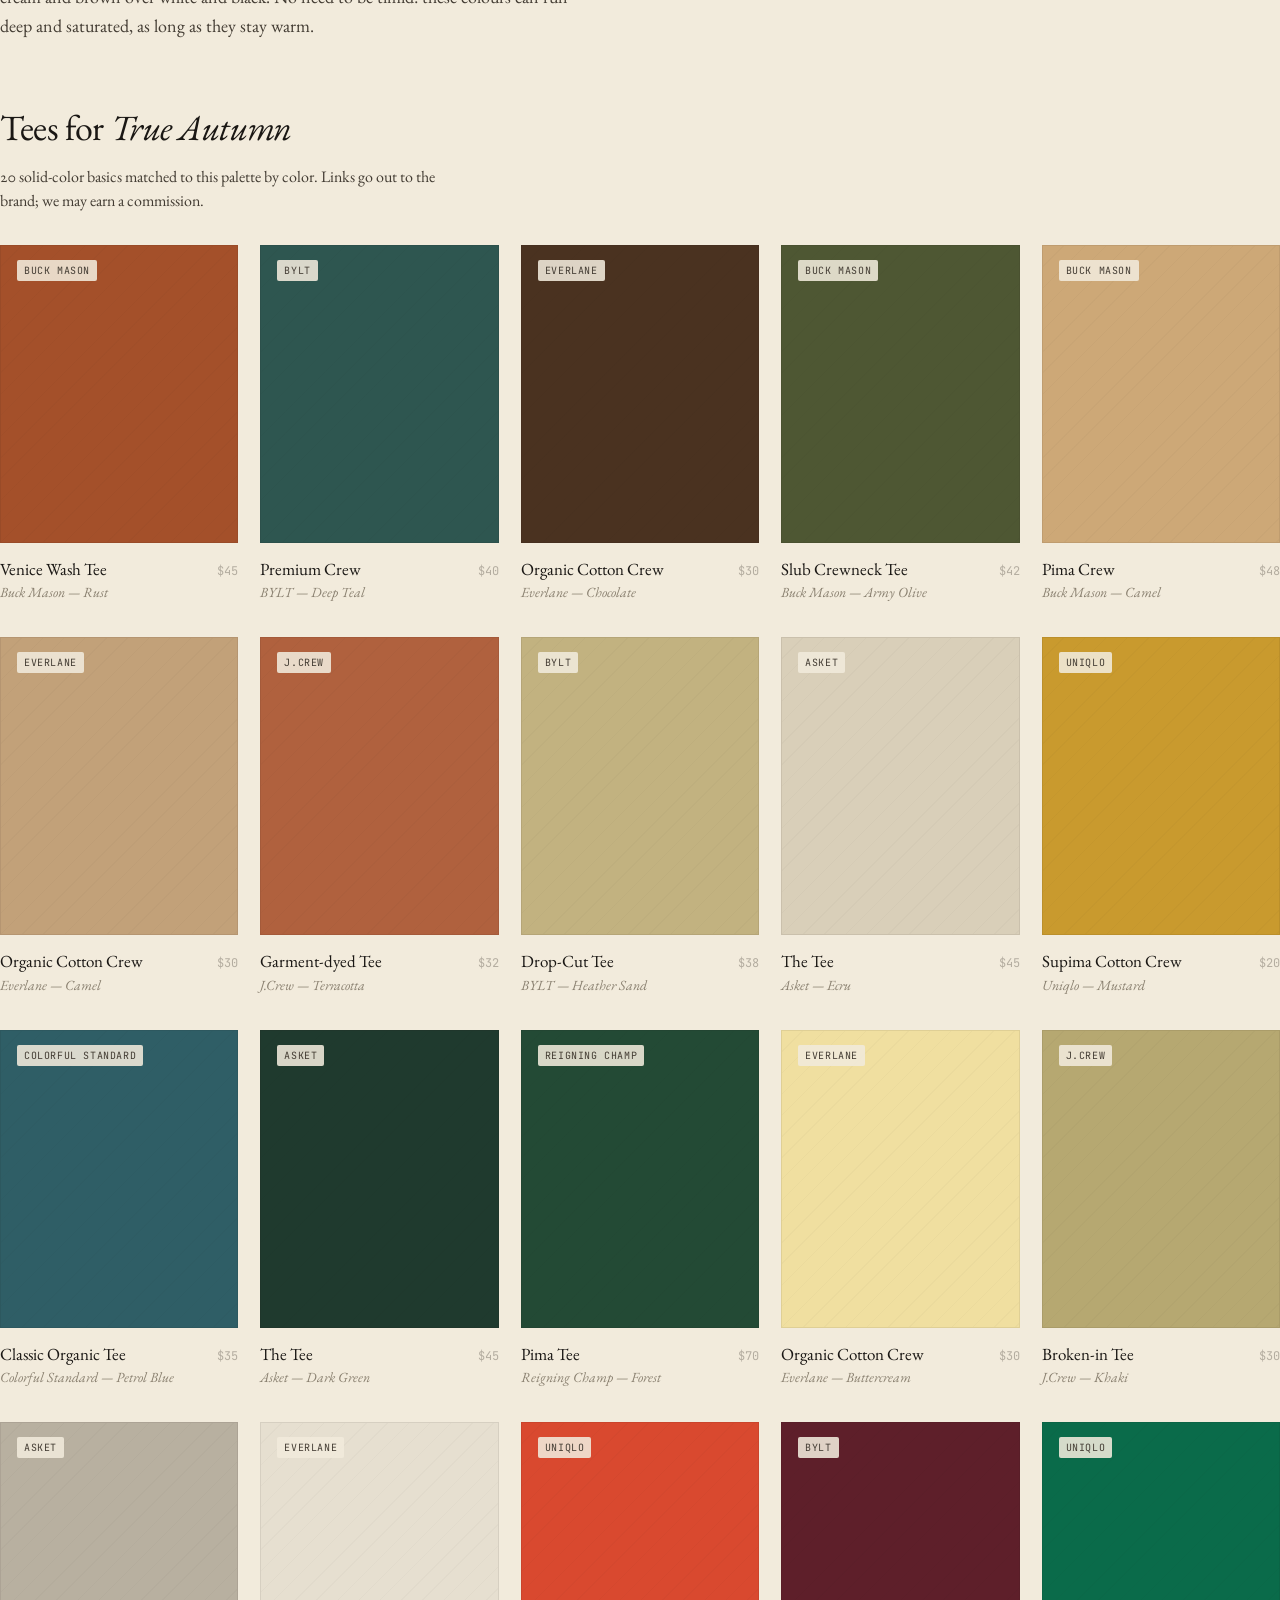
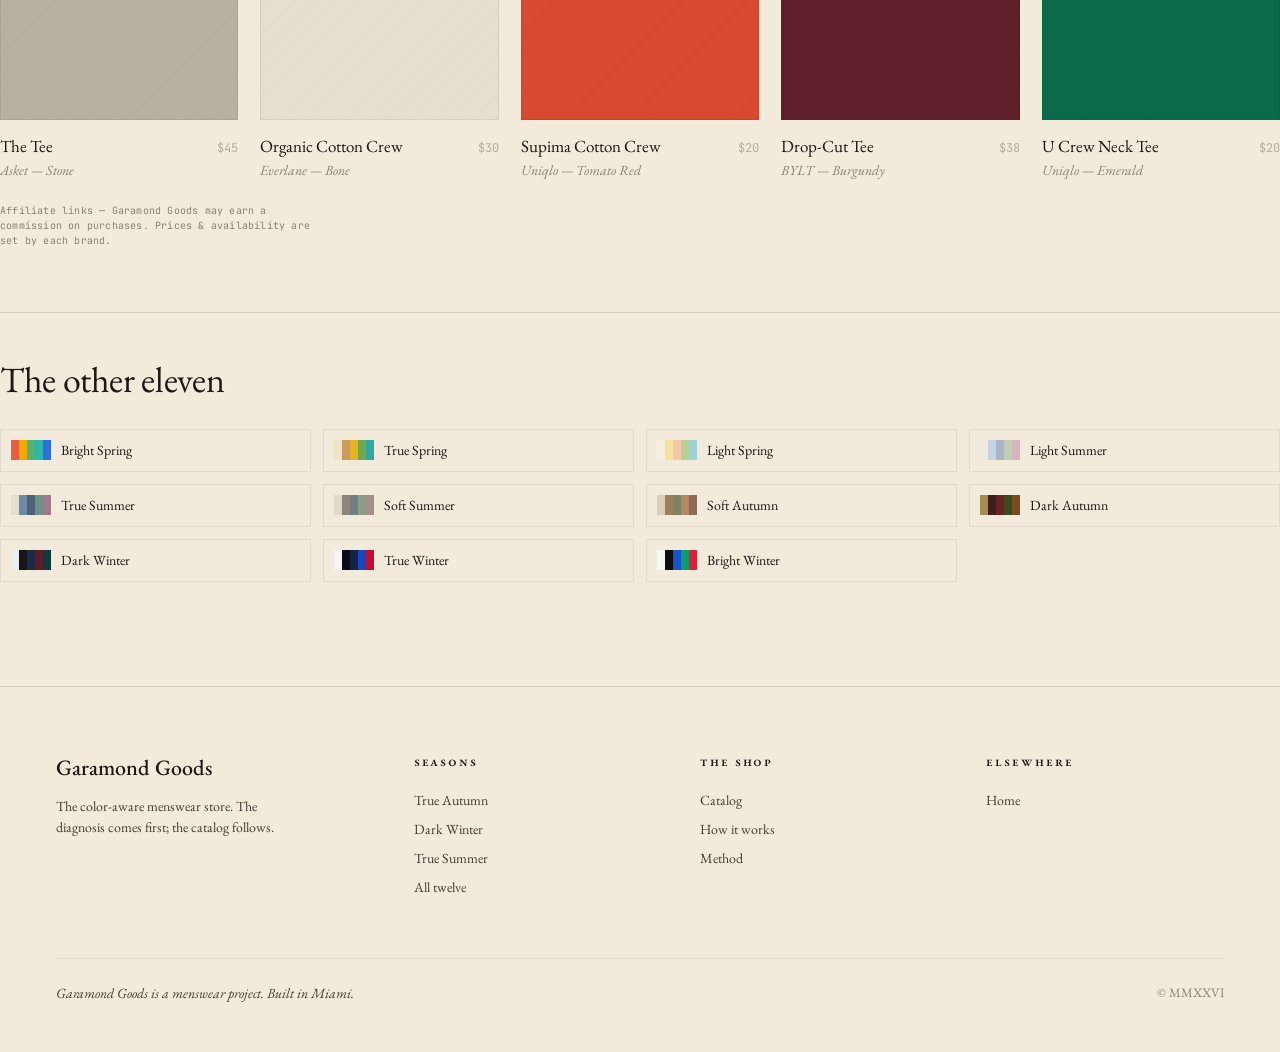
<file: seasons/true-autumn.html>
<!doctype html>
<html lang="en">
<head>
<meta charset="utf-8"/>
<meta name="viewport" content="width=device-width, initial-scale=1"/>
<title>True Autumn — Men's Color Palette &amp; Tees · Garamond Goods</title>
<meta name="description" content="True Autumn for men: the warm, rich, earthy palette — your best colours, how to wear them, and solid tees matched to the season."/>
<link rel="canonical" href="https://garamondgoods.com/seasons/true-autumn"/>
<meta name="theme-color" content="#1a1714"/>
<meta property="og:title" content="True Autumn — Men's Color Palette & Tees"/>
<meta property="og:description" content="True Autumn for men: the warm, rich, earthy palette — your best colours, how to wear them, and solid tees matched to the season."/>
<meta property="og:type" content="website"/>
<meta property="og:url" content="https://garamondgoods.com/seasons/true-autumn"/>
<meta name="twitter:card" content="summary_large_image"/>
<link rel="preconnect" href="https://fonts.googleapis.com"/>
<link rel="preconnect" href="https://fonts.gstatic.com" crossorigin/>
<link href="https://fonts.googleapis.com/css2?family=EB+Garamond:ital,wght@0,400;0,500;0,600;1,400;1,500&family=JetBrains+Mono:wght@400;500&display=swap" rel="stylesheet"/>
<link rel="stylesheet" href="/styles.css"/>
<script type="application/ld+json">{"@context":"https://schema.org","@type":"CollectionPage","name":"True Autumn — Men's Color Palette & Tees","url":"https://garamondgoods.com/seasons/true-autumn","description":"True Autumn for men: the warm, rich, earthy palette — your best colours, how to wear them, and solid tees matched to the season.","breadcrumb":{"@type":"BreadcrumbList","itemListElement":[{"@type":"ListItem","position":1,"name":"Garamond Goods","item":"https://garamondgoods.com/"},{"@type":"ListItem","position":2,"name":"Seasons","item":"https://garamondgoods.com/#seasons"},{"@type":"ListItem","position":3,"name":"True Autumn","item":"https://garamondgoods.com/seasons/true-autumn"}]},"mainEntity":{"@type":"ItemList","numberOfItems":20,"itemListElement":[{"@type":"ListItem","position":1,"item":{"@type":"Product","name":"Buck Mason Venice Wash Tee — Rust","url":"https://www.buckmason.com","category":"Men's T-Shirt"}},{"@type":"ListItem","position":2,"item":{"@type":"Product","name":"BYLT Premium Crew — Deep Teal","url":"https://www.byltbasics.com","category":"Men's T-Shirt"}},{"@type":"ListItem","position":3,"item":{"@type":"Product","name":"Everlane Organic Cotton Crew — Chocolate","url":"https://www.everlane.com","category":"Men's T-Shirt"}},{"@type":"ListItem","position":4,"item":{"@type":"Product","name":"Buck Mason Slub Crewneck Tee — Army Olive","url":"https://www.buckmason.com","category":"Men's T-Shirt"}},{"@type":"ListItem","position":5,"item":{"@type":"Product","name":"Buck Mason Pima Crew — Camel","url":"https://www.buckmason.com","category":"Men's T-Shirt"}},{"@type":"ListItem","position":6,"item":{"@type":"Product","name":"Everlane Organic Cotton Crew — Camel","url":"https://www.everlane.com","category":"Men's T-Shirt"}},{"@type":"ListItem","position":7,"item":{"@type":"Product","name":"J.Crew Garment-dyed Tee — Terracotta","url":"https://www.jcrew.com","category":"Men's T-Shirt"}},{"@type":"ListItem","position":8,"item":{"@type":"Product","name":"BYLT Drop-Cut Tee — Heather Sand","url":"https://www.byltbasics.com","category":"Men's T-Shirt"}},{"@type":"ListItem","position":9,"item":{"@type":"Product","name":"Asket The Tee — Ecru","url":"https://www.asket.com","category":"Men's T-Shirt"}},{"@type":"ListItem","position":10,"item":{"@type":"Product","name":"Uniqlo Supima Cotton Crew — Mustard","url":"https://www.uniqlo.com/us/en","category":"Men's T-Shirt"}},{"@type":"ListItem","position":11,"item":{"@type":"Product","name":"Colorful Standard Classic Organic Tee — Petrol Blue","url":"https://colorfulstandard.com","category":"Men's T-Shirt"}},{"@type":"ListItem","position":12,"item":{"@type":"Product","name":"Asket The Tee — Dark Green","url":"https://www.asket.com","category":"Men's T-Shirt"}},{"@type":"ListItem","position":13,"item":{"@type":"Product","name":"Reigning Champ Pima Tee — Forest","url":"https://www.reigningchamp.com","category":"Men's T-Shirt"}},{"@type":"ListItem","position":14,"item":{"@type":"Product","name":"Everlane Organic Cotton Crew — Buttercream","url":"https://www.everlane.com","category":"Men's T-Shirt"}},{"@type":"ListItem","position":15,"item":{"@type":"Product","name":"J.Crew Broken-in Tee — Khaki","url":"https://www.jcrew.com","category":"Men's T-Shirt"}},{"@type":"ListItem","position":16,"item":{"@type":"Product","name":"Asket The Tee — Stone","url":"https://www.asket.com","category":"Men's T-Shirt"}},{"@type":"ListItem","position":17,"item":{"@type":"Product","name":"Everlane Organic Cotton Crew — Bone","url":"https://www.everlane.com","category":"Men's T-Shirt"}},{"@type":"ListItem","position":18,"item":{"@type":"Product","name":"Uniqlo Supima Cotton Crew — Tomato Red","url":"https://www.uniqlo.com/us/en","category":"Men's T-Shirt"}},{"@type":"ListItem","position":19,"item":{"@type":"Product","name":"BYLT Drop-Cut Tee — Burgundy","url":"https://www.byltbasics.com","category":"Men's T-Shirt"}},{"@type":"ListItem","position":20,"item":{"@type":"Product","name":"Uniqlo U Crew Neck Tee — Emerald","url":"https://www.uniqlo.com/us/en","category":"Men's T-Shirt"}}]}}</script>
</head>
<body>
<nav class="top"><div class="wrap inner">
  <a class="brand" href="/">Garamond Goods</a>
  <ul>
    <li><a href="/#catalog" class="sc">Shop</a></li>
    <li><a href="/#seasons" class="sc">Seasons</a></li>
    <li><a href="/#analysis" class="sc">How it works</a></li>
    <li><a href="/#method" class="sc">Method</a></li>
  </ul>
  <div class="status"><span class="dot"></span>Catalog live · house brand soon</div>
</div></nav>
<main class="wrap season-page">
  <nav class="crumb" aria-label="Breadcrumb"><a href="/">Garamond Goods</a> <span>/</span> <a href="/#seasons">Seasons</a> <span>/</span> True Autumn</nav>
  <figure class="season-hero-figure"><img src="/img/season-true-autumn.jpg" alt="Folded men's cotton tees in the True Autumn palette" loading="eager"/></figure>
  <header class="season-hero">
    <div class="kicker sc">Season No. 08 · Autumn</div>
    <h1 class="display">True <em>Autumn</em></h1>
    <p class="subline">Warm, rich and earth-saturated — the heart of the autumn family.</p>
    <div class="season-strip"><div class="swatches"><div class="sw" style="background:#D9C39A" title="Light Camel · #D9C39A"><span class="hex">#D9C39A</span></div><div class="sw" style="background:#B5842E" title="Mustard Gold · #B5842E"><span class="hex">#B5842E</span></div><div class="sw" style="background:#A4502A" title="Rust · #A4502A"><span class="hex">#A4502A</span></div><div class="sw" style="background:#4B5A2C" title="Deep Olive · #4B5A2C"><span class="hex">#4B5A2C</span></div><div class="sw" style="background:#6B3A2A" title="Chestnut · #6B3A2A"><span class="hex">#6B3A2A</span></div><div class="sw" style="background:#2F4E4A" title="Forest Teal · #2F4E4A"><span class="hex">#2F4E4A</span></div></div></div>
  </header>
  <section class="season-prose">
    <p>True Autumn colouring is warm and golden with real depth: rich or coppery hair, warm eyes, golden or olive skin. Warm, saturated, earthy colours suit you; cool, icy, or dusty-pale tones don't. Picture turning leaves — that's the palette.</p>
    <p>Reach for rust, mustard gold, deep olive, chestnut, forest and terracotta, with warm cream and brown over white and black. No need to be timid: these colours can run deep and saturated, as long as they stay warm.</p>
  </section>
  <section class="season-shop">
    <h2>Tees for <em>True Autumn</em></h2>
    <p class="deck">20 solid-color basics matched to this palette by color. Links go out to the brand; we may earn a commission.</p>
    <div class="catalog-grid"><a class="product" href="https://www.buckmason.com" target="_blank" rel="sponsored noopener nofollow" data-id="buck-mason-rust-4" data-brand="Buck Mason" data-hex="#A4502A" data-season="true-autumn"><div class="photo" style="background:#A4502A"><span class="plabel">Buck Mason</span><div class="preview"><div class="tee-wrap"><svg class="tee" viewBox="0 0 100 100" xmlns="http://www.w3.org/2000/svg" aria-hidden="true"><path d="M40,20 Q50,27 60,20 L68,23 L86,33 L79,47 L70,42 L70,86 L30,86 L30,42 L21,47 L14,33 L32,23 Z" fill="#A4502A" stroke="rgba(26,23,20,0.18)" stroke-width="1" stroke-linejoin="round"/><path d="M40,20 Q50,27 60,20" fill="none" stroke="rgba(255,255,255,0.35)" stroke-width="1.5"/></svg></div><span class="preview-cta">Shop at Buck Mason →</span></div></div><div class="meta"><div><div class="name">Venice Wash Tee</div><div class="sub">Buck Mason — Rust</div></div><div class="price">$45</div></div></a><a class="product" href="https://www.byltbasics.com" target="_blank" rel="sponsored noopener nofollow" data-id="bylt-deep-teal-13" data-brand="BYLT" data-hex="#2E5650" data-season="true-autumn"><div class="photo" style="background:#2E5650"><span class="plabel">BYLT</span><div class="preview"><div class="tee-wrap"><svg class="tee" viewBox="0 0 100 100" xmlns="http://www.w3.org/2000/svg" aria-hidden="true"><path d="M40,20 Q50,27 60,20 L68,23 L86,33 L79,47 L70,42 L70,86 L30,86 L30,42 L21,47 L14,33 L32,23 Z" fill="#2E5650" stroke="rgba(26,23,20,0.18)" stroke-width="1" stroke-linejoin="round"/><path d="M40,20 Q50,27 60,20" fill="none" stroke="rgba(255,255,255,0.35)" stroke-width="1.5"/></svg></div><span class="preview-cta">Shop at BYLT →</span></div></div><div class="meta"><div><div class="name">Premium Crew</div><div class="sub">BYLT — Deep Teal</div></div><div class="price">$40</div></div></a><a class="product" href="https://www.everlane.com" target="_blank" rel="sponsored noopener nofollow" data-id="everlane-chocolate-19" data-brand="Everlane" data-hex="#4A3220" data-season="true-autumn"><div class="photo" style="background:#4A3220"><span class="plabel">Everlane</span><div class="preview"><div class="tee-wrap"><svg class="tee" viewBox="0 0 100 100" xmlns="http://www.w3.org/2000/svg" aria-hidden="true"><path d="M40,20 Q50,27 60,20 L68,23 L86,33 L79,47 L70,42 L70,86 L30,86 L30,42 L21,47 L14,33 L32,23 Z" fill="#4A3220" stroke="rgba(26,23,20,0.18)" stroke-width="1" stroke-linejoin="round"/><path d="M40,20 Q50,27 60,20" fill="none" stroke="rgba(255,255,255,0.35)" stroke-width="1.5"/></svg></div><span class="preview-cta">Shop at Everlane →</span></div></div><div class="meta"><div><div class="name">Organic Cotton Crew</div><div class="sub">Everlane — Chocolate</div></div><div class="price">$30</div></div></a><a class="product" href="https://www.buckmason.com" target="_blank" rel="sponsored noopener nofollow" data-id="buck-mason-army-olive-2" data-brand="Buck Mason" data-hex="#4E5733" data-season="true-autumn"><div class="photo" style="background:#4E5733"><span class="plabel">Buck Mason</span><div class="preview"><div class="tee-wrap"><svg class="tee" viewBox="0 0 100 100" xmlns="http://www.w3.org/2000/svg" aria-hidden="true"><path d="M40,20 Q50,27 60,20 L68,23 L86,33 L79,47 L70,42 L70,86 L30,86 L30,42 L21,47 L14,33 L32,23 Z" fill="#4E5733" stroke="rgba(26,23,20,0.18)" stroke-width="1" stroke-linejoin="round"/><path d="M40,20 Q50,27 60,20" fill="none" stroke="rgba(255,255,255,0.35)" stroke-width="1.5"/></svg></div><span class="preview-cta">Shop at Buck Mason →</span></div></div><div class="meta"><div><div class="name">Slub Crewneck Tee</div><div class="sub">Buck Mason — Army Olive</div></div><div class="price">$42</div></div></a><a class="product" href="https://www.buckmason.com" target="_blank" rel="sponsored noopener nofollow" data-id="buck-mason-camel-5" data-brand="Buck Mason" data-hex="#CDA877" data-season="true-autumn"><div class="photo" style="background:#CDA877"><span class="plabel">Buck Mason</span><div class="preview"><div class="tee-wrap"><svg class="tee" viewBox="0 0 100 100" xmlns="http://www.w3.org/2000/svg" aria-hidden="true"><path d="M40,20 Q50,27 60,20 L68,23 L86,33 L79,47 L70,42 L70,86 L30,86 L30,42 L21,47 L14,33 L32,23 Z" fill="#CDA877" stroke="rgba(26,23,20,0.18)" stroke-width="1" stroke-linejoin="round"/><path d="M40,20 Q50,27 60,20" fill="none" stroke="rgba(255,255,255,0.35)" stroke-width="1.5"/></svg></div><span class="preview-cta">Shop at Buck Mason →</span></div></div><div class="meta"><div><div class="name">Pima Crew</div><div class="sub">Buck Mason — Camel</div></div><div class="price">$48</div></div></a><a class="product" href="https://www.everlane.com" target="_blank" rel="sponsored noopener nofollow" data-id="everlane-camel-16" data-brand="Everlane" data-hex="#C2A179" data-season="true-autumn"><div class="photo" style="background:#C2A179"><span class="plabel">Everlane</span><div class="preview"><div class="tee-wrap"><svg class="tee" viewBox="0 0 100 100" xmlns="http://www.w3.org/2000/svg" aria-hidden="true"><path d="M40,20 Q50,27 60,20 L68,23 L86,33 L79,47 L70,42 L70,86 L30,86 L30,42 L21,47 L14,33 L32,23 Z" fill="#C2A179" stroke="rgba(26,23,20,0.18)" stroke-width="1" stroke-linejoin="round"/><path d="M40,20 Q50,27 60,20" fill="none" stroke="rgba(255,255,255,0.35)" stroke-width="1.5"/></svg></div><span class="preview-cta">Shop at Everlane →</span></div></div><div class="meta"><div><div class="name">Organic Cotton Crew</div><div class="sub">Everlane — Camel</div></div><div class="price">$30</div></div></a><a class="product" href="https://www.jcrew.com" target="_blank" rel="sponsored noopener nofollow" data-id="j-crew-terracotta-35" data-brand="J.Crew" data-hex="#B0613E" data-season="true-autumn"><div class="photo" style="background:#B0613E"><span class="plabel">J.Crew</span><div class="preview"><div class="tee-wrap"><svg class="tee" viewBox="0 0 100 100" xmlns="http://www.w3.org/2000/svg" aria-hidden="true"><path d="M40,20 Q50,27 60,20 L68,23 L86,33 L79,47 L70,42 L70,86 L30,86 L30,42 L21,47 L14,33 L32,23 Z" fill="#B0613E" stroke="rgba(26,23,20,0.18)" stroke-width="1" stroke-linejoin="round"/><path d="M40,20 Q50,27 60,20" fill="none" stroke="rgba(255,255,255,0.35)" stroke-width="1.5"/></svg></div><span class="preview-cta">Shop at J.Crew →</span></div></div><div class="meta"><div><div class="name">Garment-dyed Tee</div><div class="sub">J.Crew — Terracotta</div></div><div class="price">$32</div></div></a><a class="product" href="https://www.byltbasics.com" target="_blank" rel="sponsored noopener nofollow" data-id="bylt-heather-sand-12" data-brand="BYLT" data-hex="#C2B280" data-season="true-autumn"><div class="photo" style="background:#C2B280"><span class="plabel">BYLT</span><div class="preview"><div class="tee-wrap"><svg class="tee" viewBox="0 0 100 100" xmlns="http://www.w3.org/2000/svg" aria-hidden="true"><path d="M40,20 Q50,27 60,20 L68,23 L86,33 L79,47 L70,42 L70,86 L30,86 L30,42 L21,47 L14,33 L32,23 Z" fill="#C2B280" stroke="rgba(26,23,20,0.18)" stroke-width="1" stroke-linejoin="round"/><path d="M40,20 Q50,27 60,20" fill="none" stroke="rgba(255,255,255,0.35)" stroke-width="1.5"/></svg></div><span class="preview-cta">Shop at BYLT →</span></div></div><div class="meta"><div><div class="name">Drop-Cut Tee</div><div class="sub">BYLT — Heather Sand</div></div><div class="price">$38</div></div></a><a class="product" href="https://www.asket.com" target="_blank" rel="sponsored noopener nofollow" data-id="asket-ecru-26" data-brand="Asket" data-hex="#D9CFB9" data-season="true-autumn"><div class="photo" style="background:#D9CFB9"><span class="plabel">Asket</span><div class="preview"><div class="tee-wrap"><svg class="tee" viewBox="0 0 100 100" xmlns="http://www.w3.org/2000/svg" aria-hidden="true"><path d="M40,20 Q50,27 60,20 L68,23 L86,33 L79,47 L70,42 L70,86 L30,86 L30,42 L21,47 L14,33 L32,23 Z" fill="#D9CFB9" stroke="rgba(26,23,20,0.18)" stroke-width="1" stroke-linejoin="round"/><path d="M40,20 Q50,27 60,20" fill="none" stroke="rgba(255,255,255,0.35)" stroke-width="1.5"/></svg></div><span class="preview-cta">Shop at Asket →</span></div></div><div class="meta"><div><div class="name">The Tee</div><div class="sub">Asket — Ecru</div></div><div class="price">$45</div></div></a><a class="product" href="https://www.uniqlo.com/us/en" target="_blank" rel="sponsored noopener nofollow" data-id="uniqlo-mustard-21" data-brand="Uniqlo" data-hex="#C99A2E" data-season="true-autumn"><div class="photo" style="background:#C99A2E"><span class="plabel">Uniqlo</span><div class="preview"><div class="tee-wrap"><svg class="tee" viewBox="0 0 100 100" xmlns="http://www.w3.org/2000/svg" aria-hidden="true"><path d="M40,20 Q50,27 60,20 L68,23 L86,33 L79,47 L70,42 L70,86 L30,86 L30,42 L21,47 L14,33 L32,23 Z" fill="#C99A2E" stroke="rgba(26,23,20,0.18)" stroke-width="1" stroke-linejoin="round"/><path d="M40,20 Q50,27 60,20" fill="none" stroke="rgba(255,255,255,0.35)" stroke-width="1.5"/></svg></div><span class="preview-cta">Shop at Uniqlo →</span></div></div><div class="meta"><div><div class="name">Supima Cotton Crew</div><div class="sub">Uniqlo — Mustard</div></div><div class="price">$20</div></div></a><a class="product" href="https://colorfulstandard.com" target="_blank" rel="sponsored noopener nofollow" data-id="colorful-standard-petrol-blue-31" data-brand="Colorful Standard" data-hex="#2F5E66" data-season="true-autumn"><div class="photo" style="background:#2F5E66"><span class="plabel">Colorful Standard</span><div class="preview"><div class="tee-wrap"><svg class="tee" viewBox="0 0 100 100" xmlns="http://www.w3.org/2000/svg" aria-hidden="true"><path d="M40,20 Q50,27 60,20 L68,23 L86,33 L79,47 L70,42 L70,86 L30,86 L30,42 L21,47 L14,33 L32,23 Z" fill="#2F5E66" stroke="rgba(26,23,20,0.18)" stroke-width="1" stroke-linejoin="round"/><path d="M40,20 Q50,27 60,20" fill="none" stroke="rgba(255,255,255,0.35)" stroke-width="1.5"/></svg></div><span class="preview-cta">Shop at Colorful Standard →</span></div></div><div class="meta"><div><div class="name">Classic Organic Tee</div><div class="sub">Colorful Standard — Petrol Blue</div></div><div class="price">$35</div></div></a><a class="product" href="https://www.asket.com" target="_blank" rel="sponsored noopener nofollow" data-id="asket-dark-green-27" data-brand="Asket" data-hex="#1F3A2E" data-season="true-autumn"><div class="photo" style="background:#1F3A2E"><span class="plabel">Asket</span><div class="preview"><div class="tee-wrap"><svg class="tee" viewBox="0 0 100 100" xmlns="http://www.w3.org/2000/svg" aria-hidden="true"><path d="M40,20 Q50,27 60,20 L68,23 L86,33 L79,47 L70,42 L70,86 L30,86 L30,42 L21,47 L14,33 L32,23 Z" fill="#1F3A2E" stroke="rgba(26,23,20,0.18)" stroke-width="1" stroke-linejoin="round"/><path d="M40,20 Q50,27 60,20" fill="none" stroke="rgba(255,255,255,0.35)" stroke-width="1.5"/></svg></div><span class="preview-cta">Shop at Asket →</span></div></div><div class="meta"><div><div class="name">The Tee</div><div class="sub">Asket — Dark Green</div></div><div class="price">$45</div></div></a><a class="product" href="https://www.reigningchamp.com" target="_blank" rel="sponsored noopener nofollow" data-id="reigning-champ-forest-8" data-brand="Reigning Champ" data-hex="#234A35" data-season="true-autumn"><div class="photo" style="background:#234A35"><span class="plabel">Reigning Champ</span><div class="preview"><div class="tee-wrap"><svg class="tee" viewBox="0 0 100 100" xmlns="http://www.w3.org/2000/svg" aria-hidden="true"><path d="M40,20 Q50,27 60,20 L68,23 L86,33 L79,47 L70,42 L70,86 L30,86 L30,42 L21,47 L14,33 L32,23 Z" fill="#234A35" stroke="rgba(26,23,20,0.18)" stroke-width="1" stroke-linejoin="round"/><path d="M40,20 Q50,27 60,20" fill="none" stroke="rgba(255,255,255,0.35)" stroke-width="1.5"/></svg></div><span class="preview-cta">Shop at Reigning Champ →</span></div></div><div class="meta"><div><div class="name">Pima Tee</div><div class="sub">Reigning Champ — Forest</div></div><div class="price">$70</div></div></a><a class="product" href="https://www.everlane.com" target="_blank" rel="sponsored noopener nofollow" data-id="everlane-buttercream-20" data-brand="Everlane" data-hex="#F0DFA0" data-season="true-autumn"><div class="photo" style="background:#F0DFA0"><span class="plabel">Everlane</span><div class="preview"><div class="tee-wrap"><svg class="tee" viewBox="0 0 100 100" xmlns="http://www.w3.org/2000/svg" aria-hidden="true"><path d="M40,20 Q50,27 60,20 L68,23 L86,33 L79,47 L70,42 L70,86 L30,86 L30,42 L21,47 L14,33 L32,23 Z" fill="#F0DFA0" stroke="rgba(26,23,20,0.18)" stroke-width="1" stroke-linejoin="round"/><path d="M40,20 Q50,27 60,20" fill="none" stroke="rgba(255,255,255,0.35)" stroke-width="1.5"/></svg></div><span class="preview-cta">Shop at Everlane →</span></div></div><div class="meta"><div><div class="name">Organic Cotton Crew</div><div class="sub">Everlane — Buttercream</div></div><div class="price">$30</div></div></a><a class="product" href="https://www.jcrew.com" target="_blank" rel="sponsored noopener nofollow" data-id="j-crew-khaki-34" data-brand="J.Crew" data-hex="#B6A871" data-season="true-autumn"><div class="photo" style="background:#B6A871"><span class="plabel">J.Crew</span><div class="preview"><div class="tee-wrap"><svg class="tee" viewBox="0 0 100 100" xmlns="http://www.w3.org/2000/svg" aria-hidden="true"><path d="M40,20 Q50,27 60,20 L68,23 L86,33 L79,47 L70,42 L70,86 L30,86 L30,42 L21,47 L14,33 L32,23 Z" fill="#B6A871" stroke="rgba(26,23,20,0.18)" stroke-width="1" stroke-linejoin="round"/><path d="M40,20 Q50,27 60,20" fill="none" stroke="rgba(255,255,255,0.35)" stroke-width="1.5"/></svg></div><span class="preview-cta">Shop at J.Crew →</span></div></div><div class="meta"><div><div class="name">Broken-in Tee</div><div class="sub">J.Crew — Khaki</div></div><div class="price">$30</div></div></a><a class="product" href="https://www.asket.com" target="_blank" rel="sponsored noopener nofollow" data-id="asket-stone-28" data-brand="Asket" data-hex="#B8B0A0" data-season="true-autumn"><div class="photo" style="background:#B8B0A0"><span class="plabel">Asket</span><div class="preview"><div class="tee-wrap"><svg class="tee" viewBox="0 0 100 100" xmlns="http://www.w3.org/2000/svg" aria-hidden="true"><path d="M40,20 Q50,27 60,20 L68,23 L86,33 L79,47 L70,42 L70,86 L30,86 L30,42 L21,47 L14,33 L32,23 Z" fill="#B8B0A0" stroke="rgba(26,23,20,0.18)" stroke-width="1" stroke-linejoin="round"/><path d="M40,20 Q50,27 60,20" fill="none" stroke="rgba(255,255,255,0.35)" stroke-width="1.5"/></svg></div><span class="preview-cta">Shop at Asket →</span></div></div><div class="meta"><div><div class="name">The Tee</div><div class="sub">Asket — Stone</div></div><div class="price">$45</div></div></a><a class="product" href="https://www.everlane.com" target="_blank" rel="sponsored noopener nofollow" data-id="everlane-bone-15" data-brand="Everlane" data-hex="#E6DFD0" data-season="true-autumn"><div class="photo" style="background:#E6DFD0"><span class="plabel">Everlane</span><div class="preview"><div class="tee-wrap"><svg class="tee" viewBox="0 0 100 100" xmlns="http://www.w3.org/2000/svg" aria-hidden="true"><path d="M40,20 Q50,27 60,20 L68,23 L86,33 L79,47 L70,42 L70,86 L30,86 L30,42 L21,47 L14,33 L32,23 Z" fill="#E6DFD0" stroke="rgba(26,23,20,0.18)" stroke-width="1" stroke-linejoin="round"/><path d="M40,20 Q50,27 60,20" fill="none" stroke="rgba(255,255,255,0.35)" stroke-width="1.5"/></svg></div><span class="preview-cta">Shop at Everlane →</span></div></div><div class="meta"><div><div class="name">Organic Cotton Crew</div><div class="sub">Everlane — Bone</div></div><div class="price">$30</div></div></a><a class="product" href="https://www.uniqlo.com/us/en" target="_blank" rel="sponsored noopener nofollow" data-id="uniqlo-tomato-red-22" data-brand="Uniqlo" data-hex="#D9492F" data-season="true-autumn"><div class="photo" style="background:#D9492F"><span class="plabel">Uniqlo</span><div class="preview"><div class="tee-wrap"><svg class="tee" viewBox="0 0 100 100" xmlns="http://www.w3.org/2000/svg" aria-hidden="true"><path d="M40,20 Q50,27 60,20 L68,23 L86,33 L79,47 L70,42 L70,86 L30,86 L30,42 L21,47 L14,33 L32,23 Z" fill="#D9492F" stroke="rgba(26,23,20,0.18)" stroke-width="1" stroke-linejoin="round"/><path d="M40,20 Q50,27 60,20" fill="none" stroke="rgba(255,255,255,0.35)" stroke-width="1.5"/></svg></div><span class="preview-cta">Shop at Uniqlo →</span></div></div><div class="meta"><div><div class="name">Supima Cotton Crew</div><div class="sub">Uniqlo — Tomato Red</div></div><div class="price">$20</div></div></a><a class="product" href="https://www.byltbasics.com" target="_blank" rel="sponsored noopener nofollow" data-id="bylt-burgundy-11" data-brand="BYLT" data-hex="#5E1F2A" data-season="true-autumn"><div class="photo" style="background:#5E1F2A"><span class="plabel">BYLT</span><div class="preview"><div class="tee-wrap"><svg class="tee" viewBox="0 0 100 100" xmlns="http://www.w3.org/2000/svg" aria-hidden="true"><path d="M40,20 Q50,27 60,20 L68,23 L86,33 L79,47 L70,42 L70,86 L30,86 L30,42 L21,47 L14,33 L32,23 Z" fill="#5E1F2A" stroke="rgba(26,23,20,0.18)" stroke-width="1" stroke-linejoin="round"/><path d="M40,20 Q50,27 60,20" fill="none" stroke="rgba(255,255,255,0.35)" stroke-width="1.5"/></svg></div><span class="preview-cta">Shop at BYLT →</span></div></div><div class="meta"><div><div class="name">Drop-Cut Tee</div><div class="sub">BYLT — Burgundy</div></div><div class="price">$38</div></div></a><a class="product" href="https://www.uniqlo.com/us/en" target="_blank" rel="sponsored noopener nofollow" data-id="uniqlo-emerald-25" data-brand="Uniqlo" data-hex="#0A6B4A" data-season="true-autumn"><div class="photo" style="background:#0A6B4A"><span class="plabel">Uniqlo</span><div class="preview"><div class="tee-wrap"><svg class="tee" viewBox="0 0 100 100" xmlns="http://www.w3.org/2000/svg" aria-hidden="true"><path d="M40,20 Q50,27 60,20 L68,23 L86,33 L79,47 L70,42 L70,86 L30,86 L30,42 L21,47 L14,33 L32,23 Z" fill="#0A6B4A" stroke="rgba(26,23,20,0.18)" stroke-width="1" stroke-linejoin="round"/><path d="M40,20 Q50,27 60,20" fill="none" stroke="rgba(255,255,255,0.35)" stroke-width="1.5"/></svg></div><span class="preview-cta">Shop at Uniqlo →</span></div></div><div class="meta"><div><div class="name">U Crew Neck Tee</div><div class="sub">Uniqlo — Emerald</div></div><div class="price">$20</div></div></a></div>
    <p class="disclosure">Affiliate links — Garamond Goods may earn a commission on purchases. Prices &amp; availability are set by each brand.</p>
  </section>
  <section class="season-cross">
    <h2>The other eleven</h2>
    <div class="cross-grid"><a class="cross" href="/seasons/bright-spring"><span class="cross-sw"><span style="background:#E85D3D"></span><span style="background:#F2A900"></span><span style="background:#4FB477"></span><span style="background:#2FB6AD"></span><span style="background:#2D6FE0"></span></span><span class="cross-nm">Bright Spring</span></a><a class="cross" href="/seasons/true-spring"><span class="cross-sw"><span style="background:#EFE3C8"></span><span style="background:#C99A5B"></span><span style="background:#E6B325"></span><span style="background:#6FA84B"></span><span style="background:#2FA8A1"></span></span><span class="cross-nm">True Spring</span></a><a class="cross" href="/seasons/light-spring"><span class="cross-sw"><span style="background:#F5EEDC"></span><span style="background:#F4E3A1"></span><span style="background:#F4C7A8"></span><span style="background:#B7CE96"></span><span style="background:#9ED3D6"></span></span><span class="cross-nm">Light Spring</span></a><a class="cross" href="/seasons/light-summer"><span class="cross-sw"><span style="background:#EFE9E4"></span><span style="background:#C5D4E2"></span><span style="background:#AAB5C6"></span><span style="background:#C2CDB4"></span><span style="background:#D5B6C0"></span></span><span class="cross-nm">Light Summer</span></a><a class="cross" href="/seasons/true-summer"><span class="cross-sw"><span style="background:#E4DED3"></span><span style="background:#6E8AA6"></span><span style="background:#4A6375"></span><span style="background:#6E9089"></span><span style="background:#9E7A86"></span></span><span class="cross-nm">True Summer</span></a><a class="cross" href="/seasons/soft-summer"><span class="cross-sw"><span style="background:#DFD8CC"></span><span style="background:#8F8577"></span><span style="background:#6F7E86"></span><span style="background:#8C9E83"></span><span style="background:#A68E8B"></span></span><span class="cross-nm">Soft Summer</span></a><a class="cross" href="/seasons/soft-autumn"><span class="cross-sw"><span style="background:#D9CFB9"></span><span style="background:#9A7F5A"></span><span style="background:#7E8460"></span><span style="background:#B58762"></span><span style="background:#8F6A5A"></span></span><span class="cross-nm">Soft Autumn</span></a><a class="cross" href="/seasons/dark-autumn"><span class="cross-sw"><span style="background:#A88A55"></span><span style="background:#3A2018"></span><span style="background:#6B2222"></span><span style="background:#3B4A1F"></span><span style="background:#7A4A1F"></span></span><span class="cross-nm">Dark Autumn</span></a><a class="cross" href="/seasons/dark-winter"><span class="cross-sw"><span style="background:#ECEDEF"></span><span style="background:#14161C"></span><span style="background:#1E2A44"></span><span style="background:#5E1A2B"></span><span style="background:#0E3B3A"></span></span><span class="cross-nm">Dark Winter</span></a><a class="cross" href="/seasons/true-winter"><span class="cross-sw"><span style="background:#F4F4F4"></span><span style="background:#0B0B10"></span><span style="background:#14213F"></span><span style="background:#1746C0"></span><span style="background:#C20E2E"></span></span><span class="cross-nm">True Winter</span></a><a class="cross" href="/seasons/bright-winter"><span class="cross-sw"><span style="background:#F7F7F2"></span><span style="background:#0E0E0E"></span><span style="background:#1A53D0"></span><span style="background:#0AA06A"></span><span style="background:#DE1E3C"></span></span><span class="cross-nm">Bright Winter</span></a></div>
  </section>
</main>
<footer class="foot"><div class="wrap">
  <div class="foot-grid">
    <div>
      <div class="foot-brand">Garamond Goods</div>
      <div class="foot-blurb">The color-aware menswear store. The diagnosis comes first; the catalog follows.</div>
    </div>
    <div><h4 class="sc">Seasons</h4><ul>
      <li><a href="/seasons/true-autumn">True Autumn</a></li>
      <li><a href="/seasons/dark-winter">Dark Winter</a></li>
      <li><a href="/seasons/true-summer">True Summer</a></li>
      <li><a href="/#seasons">All twelve</a></li>
    </ul></div>
    <div><h4 class="sc">The Shop</h4><ul>
      <li><a href="/#catalog">Catalog</a></li>
      <li><a href="/#analysis">How it works</a></li>
      <li><a href="/#method">Method</a></li>
    </ul></div>
    <div><h4 class="sc">Elsewhere</h4><ul>
      <li><a href="/">Home</a></li>
    </ul></div>
  </div>
  <div class="foot-line">
    <div class="tag">Garamond Goods is a menswear project. Built in Miami.</div>
    <div>© MMXXVI</div>
  </div>
</div></footer>
<script src="/log.js"></script>
<script>
document.querySelectorAll('a.product[data-id]').forEach(function(a){
  a.addEventListener('click', function(){
    if(window.ggLogClick) window.ggLogClick({product_id:a.dataset.id,brand:a.dataset.brand,season:a.dataset.season,color_hex:a.dataset.hex,href:a.href});
  });
});
</script>
</body>
</html>
</file>
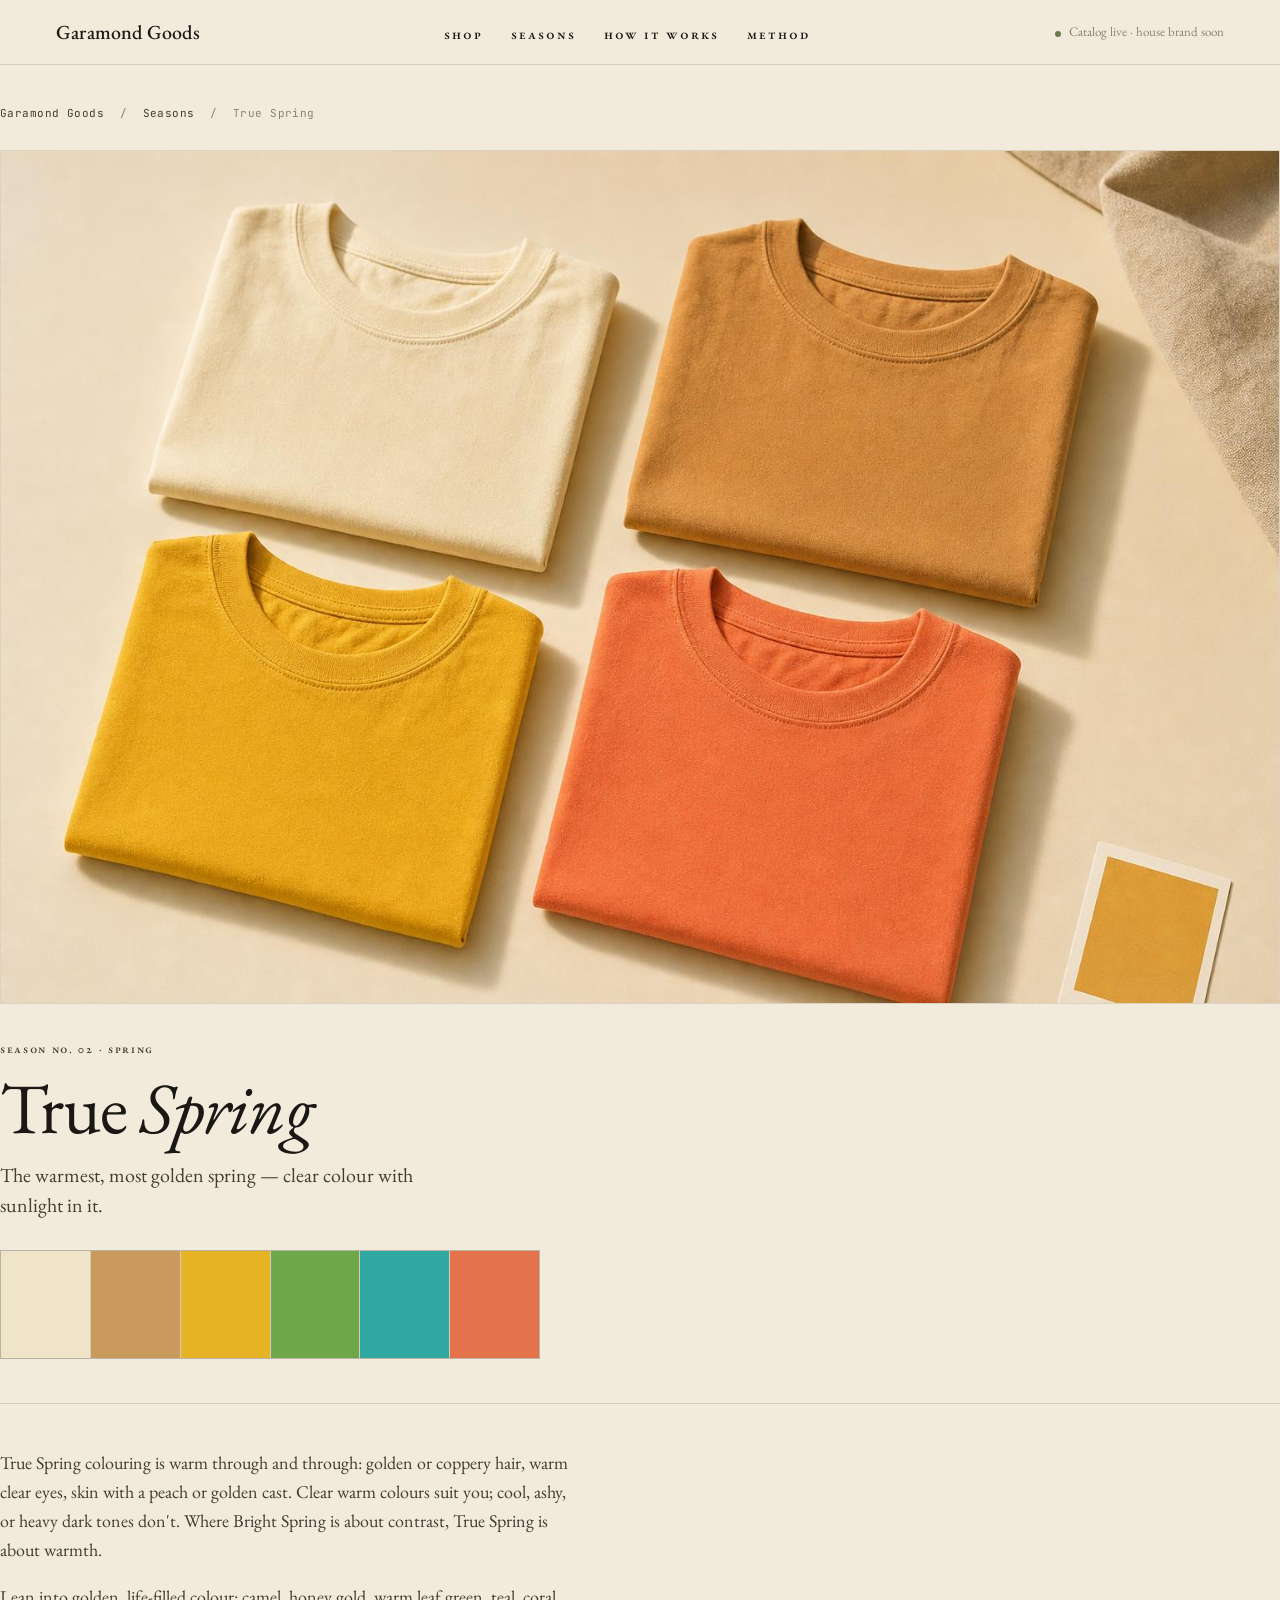
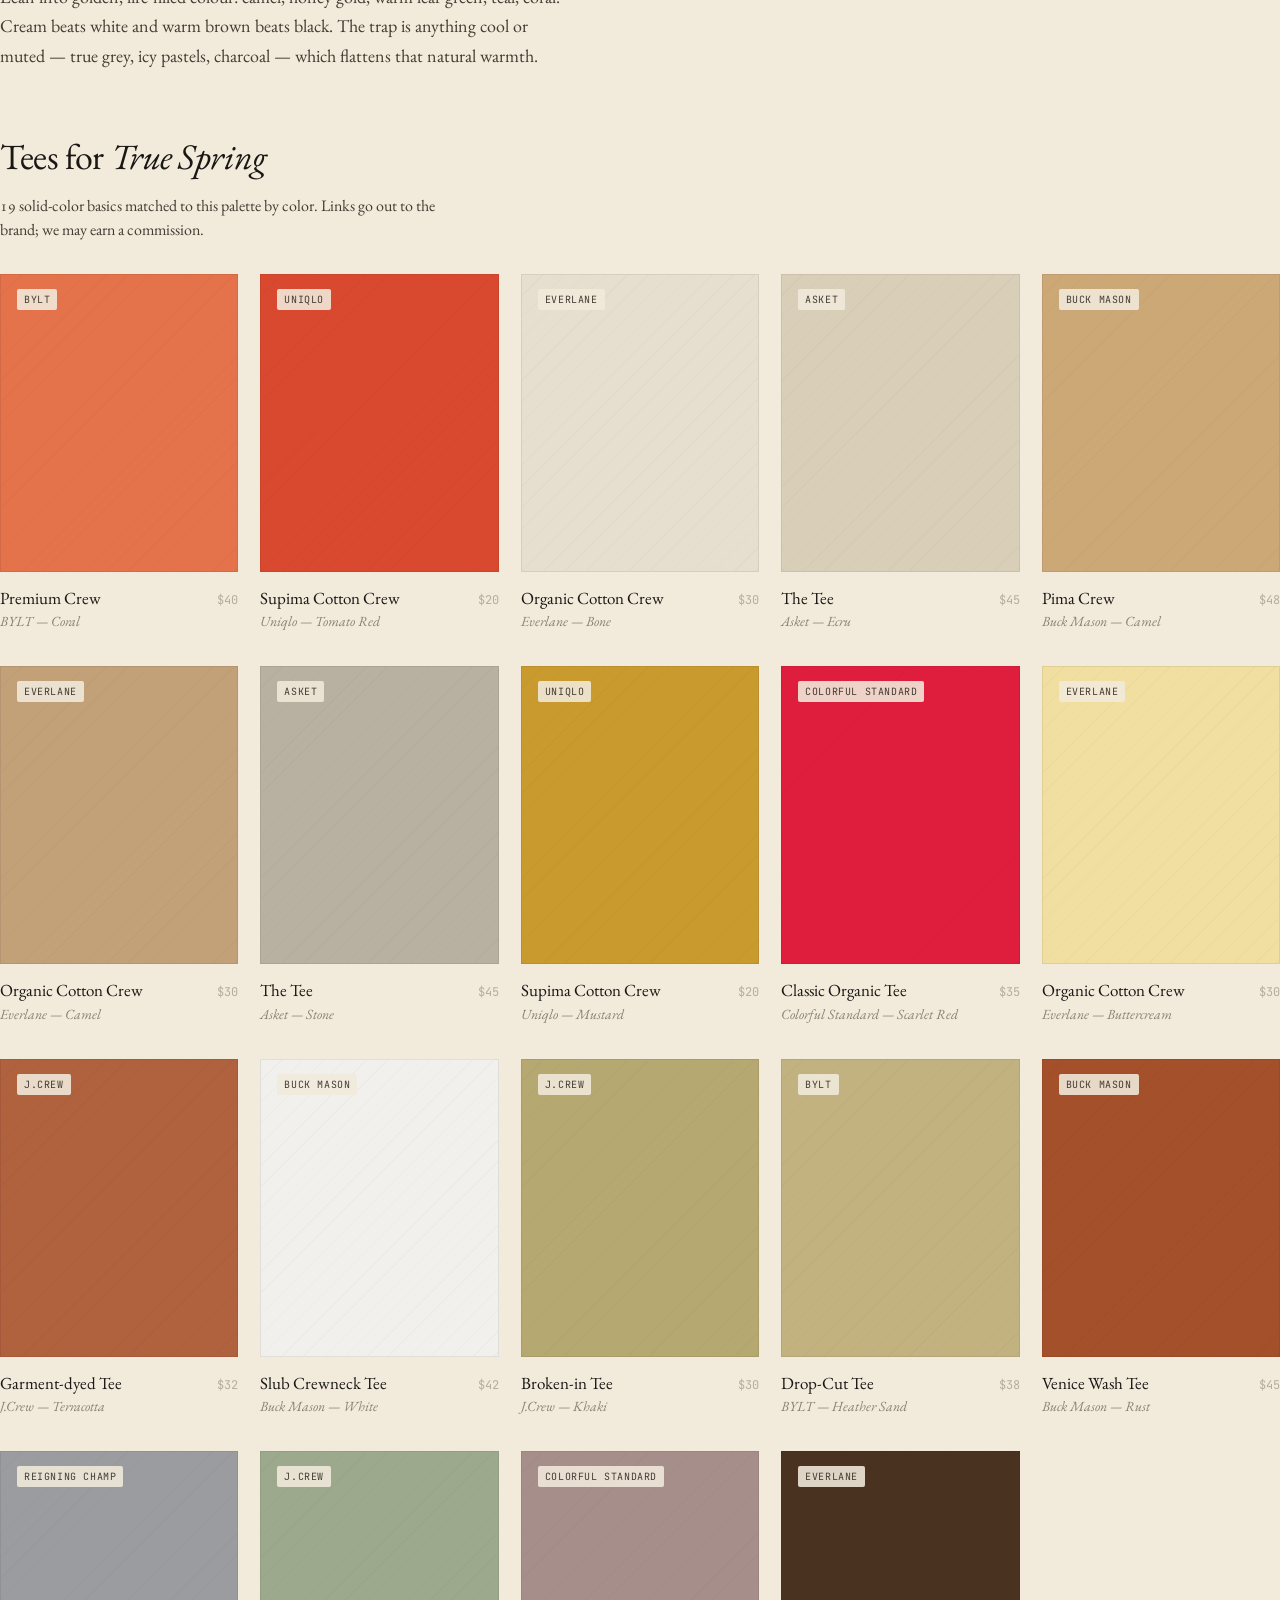
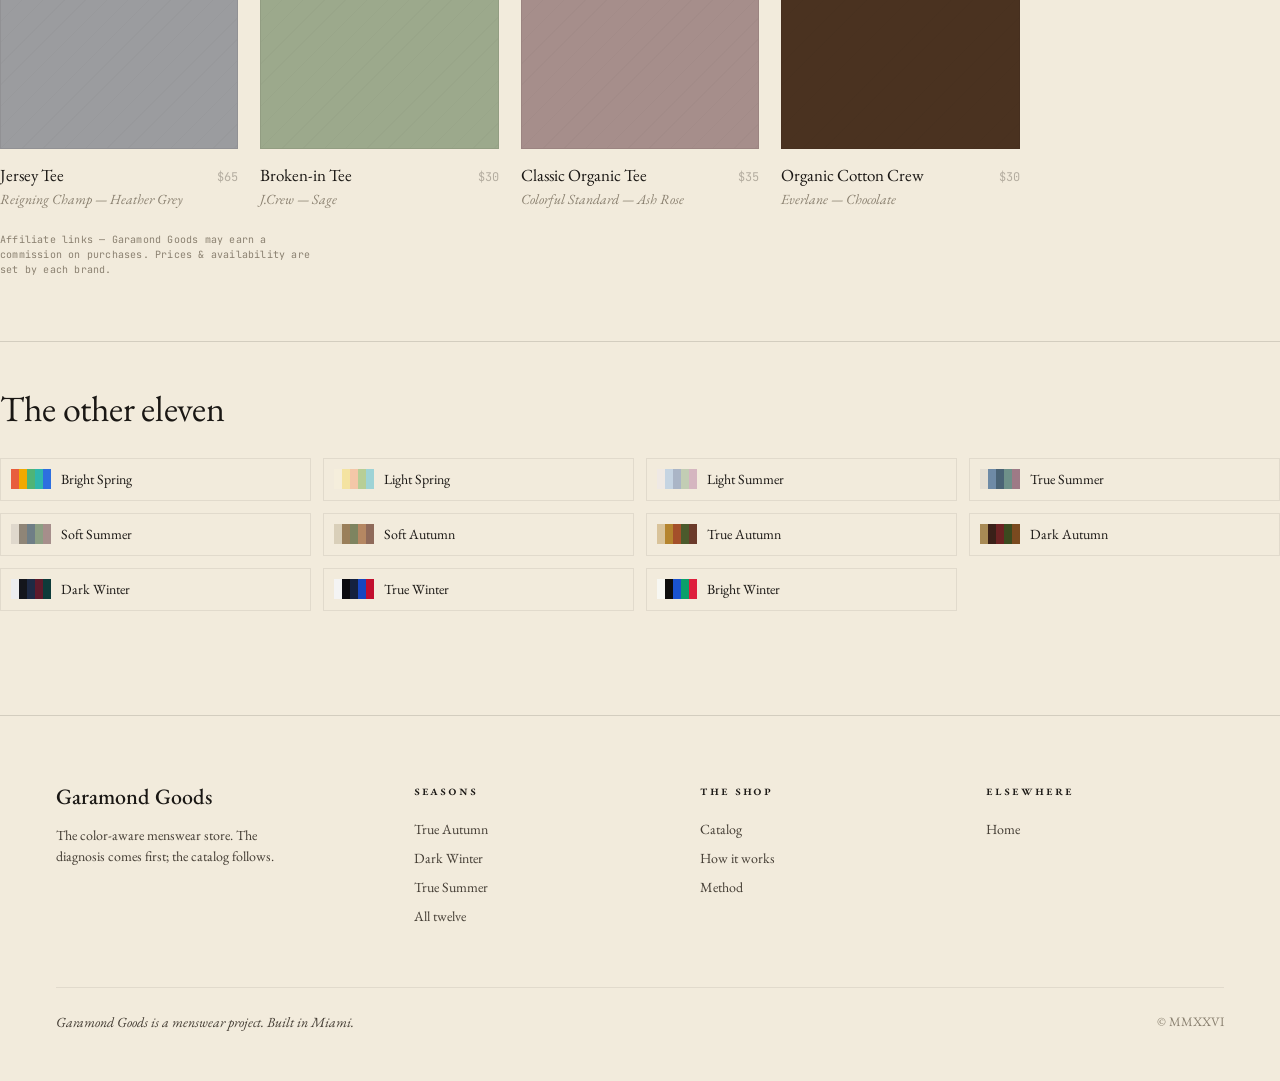
<file: seasons/true-spring.html>
<!doctype html>
<html lang="en">
<head>
<meta charset="utf-8"/>
<meta name="viewport" content="width=device-width, initial-scale=1"/>
<title>True Spring — Men's Color Palette &amp; Tees · Garamond Goods</title>
<meta name="description" content="True Spring for men: the warm, golden, clear palette — your best colours, how to wear them, and solid tees matched to the season."/>
<link rel="canonical" href="https://garamondgoods.com/seasons/true-spring"/>
<meta name="theme-color" content="#1a1714"/>
<meta property="og:title" content="True Spring — Men's Color Palette & Tees"/>
<meta property="og:description" content="True Spring for men: the warm, golden, clear palette — your best colours, how to wear them, and solid tees matched to the season."/>
<meta property="og:type" content="website"/>
<meta property="og:url" content="https://garamondgoods.com/seasons/true-spring"/>
<meta name="twitter:card" content="summary_large_image"/>
<link rel="preconnect" href="https://fonts.googleapis.com"/>
<link rel="preconnect" href="https://fonts.gstatic.com" crossorigin/>
<link href="https://fonts.googleapis.com/css2?family=EB+Garamond:ital,wght@0,400;0,500;0,600;1,400;1,500&family=JetBrains+Mono:wght@400;500&display=swap" rel="stylesheet"/>
<link rel="stylesheet" href="/styles.css"/>
<script type="application/ld+json">{"@context":"https://schema.org","@type":"CollectionPage","name":"True Spring — Men's Color Palette & Tees","url":"https://garamondgoods.com/seasons/true-spring","description":"True Spring for men: the warm, golden, clear palette — your best colours, how to wear them, and solid tees matched to the season.","breadcrumb":{"@type":"BreadcrumbList","itemListElement":[{"@type":"ListItem","position":1,"name":"Garamond Goods","item":"https://garamondgoods.com/"},{"@type":"ListItem","position":2,"name":"Seasons","item":"https://garamondgoods.com/#seasons"},{"@type":"ListItem","position":3,"name":"True Spring","item":"https://garamondgoods.com/seasons/true-spring"}]},"mainEntity":{"@type":"ItemList","numberOfItems":19,"itemListElement":[{"@type":"ListItem","position":1,"item":{"@type":"Product","name":"BYLT Premium Crew — Coral","url":"https://www.byltbasics.com","category":"Men's T-Shirt"}},{"@type":"ListItem","position":2,"item":{"@type":"Product","name":"Uniqlo Supima Cotton Crew — Tomato Red","url":"https://www.uniqlo.com/us/en","category":"Men's T-Shirt"}},{"@type":"ListItem","position":3,"item":{"@type":"Product","name":"Everlane Organic Cotton Crew — Bone","url":"https://www.everlane.com","category":"Men's T-Shirt"}},{"@type":"ListItem","position":4,"item":{"@type":"Product","name":"Asket The Tee — Ecru","url":"https://www.asket.com","category":"Men's T-Shirt"}},{"@type":"ListItem","position":5,"item":{"@type":"Product","name":"Buck Mason Pima Crew — Camel","url":"https://www.buckmason.com","category":"Men's T-Shirt"}},{"@type":"ListItem","position":6,"item":{"@type":"Product","name":"Everlane Organic Cotton Crew — Camel","url":"https://www.everlane.com","category":"Men's T-Shirt"}},{"@type":"ListItem","position":7,"item":{"@type":"Product","name":"Asket The Tee — Stone","url":"https://www.asket.com","category":"Men's T-Shirt"}},{"@type":"ListItem","position":8,"item":{"@type":"Product","name":"Uniqlo Supima Cotton Crew — Mustard","url":"https://www.uniqlo.com/us/en","category":"Men's T-Shirt"}},{"@type":"ListItem","position":9,"item":{"@type":"Product","name":"Colorful Standard Classic Organic Tee — Scarlet Red","url":"https://colorfulstandard.com","category":"Men's T-Shirt"}},{"@type":"ListItem","position":10,"item":{"@type":"Product","name":"Everlane Organic Cotton Crew — Buttercream","url":"https://www.everlane.com","category":"Men's T-Shirt"}},{"@type":"ListItem","position":11,"item":{"@type":"Product","name":"J.Crew Garment-dyed Tee — Terracotta","url":"https://www.jcrew.com","category":"Men's T-Shirt"}},{"@type":"ListItem","position":12,"item":{"@type":"Product","name":"Buck Mason Slub Crewneck Tee — White","url":"https://www.buckmason.com","category":"Men's T-Shirt"}},{"@type":"ListItem","position":13,"item":{"@type":"Product","name":"J.Crew Broken-in Tee — Khaki","url":"https://www.jcrew.com","category":"Men's T-Shirt"}},{"@type":"ListItem","position":14,"item":{"@type":"Product","name":"BYLT Drop-Cut Tee — Heather Sand","url":"https://www.byltbasics.com","category":"Men's T-Shirt"}},{"@type":"ListItem","position":15,"item":{"@type":"Product","name":"Buck Mason Venice Wash Tee — Rust","url":"https://www.buckmason.com","category":"Men's T-Shirt"}},{"@type":"ListItem","position":16,"item":{"@type":"Product","name":"Reigning Champ Jersey Tee — Heather Grey","url":"https://www.reigningchamp.com","category":"Men's T-Shirt"}},{"@type":"ListItem","position":17,"item":{"@type":"Product","name":"J.Crew Broken-in Tee — Sage","url":"https://www.jcrew.com","category":"Men's T-Shirt"}},{"@type":"ListItem","position":18,"item":{"@type":"Product","name":"Colorful Standard Classic Organic Tee — Ash Rose","url":"https://colorfulstandard.com","category":"Men's T-Shirt"}},{"@type":"ListItem","position":19,"item":{"@type":"Product","name":"Everlane Organic Cotton Crew — Chocolate","url":"https://www.everlane.com","category":"Men's T-Shirt"}}]}}</script>
</head>
<body>
<nav class="top"><div class="wrap inner">
  <a class="brand" href="/">Garamond Goods</a>
  <ul>
    <li><a href="/#catalog" class="sc">Shop</a></li>
    <li><a href="/#seasons" class="sc">Seasons</a></li>
    <li><a href="/#analysis" class="sc">How it works</a></li>
    <li><a href="/#method" class="sc">Method</a></li>
  </ul>
  <div class="status"><span class="dot"></span>Catalog live · house brand soon</div>
</div></nav>
<main class="wrap season-page">
  <nav class="crumb" aria-label="Breadcrumb"><a href="/">Garamond Goods</a> <span>/</span> <a href="/#seasons">Seasons</a> <span>/</span> True Spring</nav>
  <figure class="season-hero-figure"><img src="/img/season-true-spring.jpg" alt="Folded men's cotton tees in the True Spring palette" loading="eager"/></figure>
  <header class="season-hero">
    <div class="kicker sc">Season No. 02 · Spring</div>
    <h1 class="display">True <em>Spring</em></h1>
    <p class="subline">The warmest, most golden spring — clear colour with sunlight in it.</p>
    <div class="season-strip"><div class="swatches"><div class="sw" style="background:#EFE3C8" title="Warm Cream · #EFE3C8"><span class="hex">#EFE3C8</span></div><div class="sw" style="background:#C99A5B" title="Camel · #C99A5B"><span class="hex">#C99A5B</span></div><div class="sw" style="background:#E6B325" title="Honey Gold · #E6B325"><span class="hex">#E6B325</span></div><div class="sw" style="background:#6FA84B" title="Leaf Green · #6FA84B"><span class="hex">#6FA84B</span></div><div class="sw" style="background:#2FA8A1" title="Teal · #2FA8A1"><span class="hex">#2FA8A1</span></div><div class="sw" style="background:#E4724A" title="Coral · #E4724A"><span class="hex">#E4724A</span></div></div></div>
  </header>
  <section class="season-prose">
    <p>True Spring colouring is warm through and through: golden or coppery hair, warm clear eyes, skin with a peach or golden cast. Clear warm colours suit you; cool, ashy, or heavy dark tones don't. Where Bright Spring is about contrast, True Spring is about warmth.</p>
    <p>Lean into golden, life-filled colour: camel, honey gold, warm leaf green, teal, coral. Cream beats white and warm brown beats black. The trap is anything cool or muted — true grey, icy pastels, charcoal — which flattens that natural warmth.</p>
  </section>
  <section class="season-shop">
    <h2>Tees for <em>True Spring</em></h2>
    <p class="deck">19 solid-color basics matched to this palette by color. Links go out to the brand; we may earn a commission.</p>
    <div class="catalog-grid"><a class="product" href="https://www.byltbasics.com" target="_blank" rel="sponsored noopener nofollow" data-id="bylt-coral-14" data-brand="BYLT" data-hex="#E4724A" data-season="true-spring"><div class="photo" style="background:#E4724A"><span class="plabel">BYLT</span><div class="preview"><div class="tee-wrap"><svg class="tee" viewBox="0 0 100 100" xmlns="http://www.w3.org/2000/svg" aria-hidden="true"><path d="M40,20 Q50,27 60,20 L68,23 L86,33 L79,47 L70,42 L70,86 L30,86 L30,42 L21,47 L14,33 L32,23 Z" fill="#E4724A" stroke="rgba(26,23,20,0.18)" stroke-width="1" stroke-linejoin="round"/><path d="M40,20 Q50,27 60,20" fill="none" stroke="rgba(255,255,255,0.35)" stroke-width="1.5"/></svg></div><span class="preview-cta">Shop at BYLT →</span></div></div><div class="meta"><div><div class="name">Premium Crew</div><div class="sub">BYLT — Coral</div></div><div class="price">$40</div></div></a><a class="product" href="https://www.uniqlo.com/us/en" target="_blank" rel="sponsored noopener nofollow" data-id="uniqlo-tomato-red-22" data-brand="Uniqlo" data-hex="#D9492F" data-season="true-spring"><div class="photo" style="background:#D9492F"><span class="plabel">Uniqlo</span><div class="preview"><div class="tee-wrap"><svg class="tee" viewBox="0 0 100 100" xmlns="http://www.w3.org/2000/svg" aria-hidden="true"><path d="M40,20 Q50,27 60,20 L68,23 L86,33 L79,47 L70,42 L70,86 L30,86 L30,42 L21,47 L14,33 L32,23 Z" fill="#D9492F" stroke="rgba(26,23,20,0.18)" stroke-width="1" stroke-linejoin="round"/><path d="M40,20 Q50,27 60,20" fill="none" stroke="rgba(255,255,255,0.35)" stroke-width="1.5"/></svg></div><span class="preview-cta">Shop at Uniqlo →</span></div></div><div class="meta"><div><div class="name">Supima Cotton Crew</div><div class="sub">Uniqlo — Tomato Red</div></div><div class="price">$20</div></div></a><a class="product" href="https://www.everlane.com" target="_blank" rel="sponsored noopener nofollow" data-id="everlane-bone-15" data-brand="Everlane" data-hex="#E6DFD0" data-season="true-spring"><div class="photo" style="background:#E6DFD0"><span class="plabel">Everlane</span><div class="preview"><div class="tee-wrap"><svg class="tee" viewBox="0 0 100 100" xmlns="http://www.w3.org/2000/svg" aria-hidden="true"><path d="M40,20 Q50,27 60,20 L68,23 L86,33 L79,47 L70,42 L70,86 L30,86 L30,42 L21,47 L14,33 L32,23 Z" fill="#E6DFD0" stroke="rgba(26,23,20,0.18)" stroke-width="1" stroke-linejoin="round"/><path d="M40,20 Q50,27 60,20" fill="none" stroke="rgba(255,255,255,0.35)" stroke-width="1.5"/></svg></div><span class="preview-cta">Shop at Everlane →</span></div></div><div class="meta"><div><div class="name">Organic Cotton Crew</div><div class="sub">Everlane — Bone</div></div><div class="price">$30</div></div></a><a class="product" href="https://www.asket.com" target="_blank" rel="sponsored noopener nofollow" data-id="asket-ecru-26" data-brand="Asket" data-hex="#D9CFB9" data-season="true-spring"><div class="photo" style="background:#D9CFB9"><span class="plabel">Asket</span><div class="preview"><div class="tee-wrap"><svg class="tee" viewBox="0 0 100 100" xmlns="http://www.w3.org/2000/svg" aria-hidden="true"><path d="M40,20 Q50,27 60,20 L68,23 L86,33 L79,47 L70,42 L70,86 L30,86 L30,42 L21,47 L14,33 L32,23 Z" fill="#D9CFB9" stroke="rgba(26,23,20,0.18)" stroke-width="1" stroke-linejoin="round"/><path d="M40,20 Q50,27 60,20" fill="none" stroke="rgba(255,255,255,0.35)" stroke-width="1.5"/></svg></div><span class="preview-cta">Shop at Asket →</span></div></div><div class="meta"><div><div class="name">The Tee</div><div class="sub">Asket — Ecru</div></div><div class="price">$45</div></div></a><a class="product" href="https://www.buckmason.com" target="_blank" rel="sponsored noopener nofollow" data-id="buck-mason-camel-5" data-brand="Buck Mason" data-hex="#CDA877" data-season="true-spring"><div class="photo" style="background:#CDA877"><span class="plabel">Buck Mason</span><div class="preview"><div class="tee-wrap"><svg class="tee" viewBox="0 0 100 100" xmlns="http://www.w3.org/2000/svg" aria-hidden="true"><path d="M40,20 Q50,27 60,20 L68,23 L86,33 L79,47 L70,42 L70,86 L30,86 L30,42 L21,47 L14,33 L32,23 Z" fill="#CDA877" stroke="rgba(26,23,20,0.18)" stroke-width="1" stroke-linejoin="round"/><path d="M40,20 Q50,27 60,20" fill="none" stroke="rgba(255,255,255,0.35)" stroke-width="1.5"/></svg></div><span class="preview-cta">Shop at Buck Mason →</span></div></div><div class="meta"><div><div class="name">Pima Crew</div><div class="sub">Buck Mason — Camel</div></div><div class="price">$48</div></div></a><a class="product" href="https://www.everlane.com" target="_blank" rel="sponsored noopener nofollow" data-id="everlane-camel-16" data-brand="Everlane" data-hex="#C2A179" data-season="true-spring"><div class="photo" style="background:#C2A179"><span class="plabel">Everlane</span><div class="preview"><div class="tee-wrap"><svg class="tee" viewBox="0 0 100 100" xmlns="http://www.w3.org/2000/svg" aria-hidden="true"><path d="M40,20 Q50,27 60,20 L68,23 L86,33 L79,47 L70,42 L70,86 L30,86 L30,42 L21,47 L14,33 L32,23 Z" fill="#C2A179" stroke="rgba(26,23,20,0.18)" stroke-width="1" stroke-linejoin="round"/><path d="M40,20 Q50,27 60,20" fill="none" stroke="rgba(255,255,255,0.35)" stroke-width="1.5"/></svg></div><span class="preview-cta">Shop at Everlane →</span></div></div><div class="meta"><div><div class="name">Organic Cotton Crew</div><div class="sub">Everlane — Camel</div></div><div class="price">$30</div></div></a><a class="product" href="https://www.asket.com" target="_blank" rel="sponsored noopener nofollow" data-id="asket-stone-28" data-brand="Asket" data-hex="#B8B0A0" data-season="true-spring"><div class="photo" style="background:#B8B0A0"><span class="plabel">Asket</span><div class="preview"><div class="tee-wrap"><svg class="tee" viewBox="0 0 100 100" xmlns="http://www.w3.org/2000/svg" aria-hidden="true"><path d="M40,20 Q50,27 60,20 L68,23 L86,33 L79,47 L70,42 L70,86 L30,86 L30,42 L21,47 L14,33 L32,23 Z" fill="#B8B0A0" stroke="rgba(26,23,20,0.18)" stroke-width="1" stroke-linejoin="round"/><path d="M40,20 Q50,27 60,20" fill="none" stroke="rgba(255,255,255,0.35)" stroke-width="1.5"/></svg></div><span class="preview-cta">Shop at Asket →</span></div></div><div class="meta"><div><div class="name">The Tee</div><div class="sub">Asket — Stone</div></div><div class="price">$45</div></div></a><a class="product" href="https://www.uniqlo.com/us/en" target="_blank" rel="sponsored noopener nofollow" data-id="uniqlo-mustard-21" data-brand="Uniqlo" data-hex="#C99A2E" data-season="true-spring"><div class="photo" style="background:#C99A2E"><span class="plabel">Uniqlo</span><div class="preview"><div class="tee-wrap"><svg class="tee" viewBox="0 0 100 100" xmlns="http://www.w3.org/2000/svg" aria-hidden="true"><path d="M40,20 Q50,27 60,20 L68,23 L86,33 L79,47 L70,42 L70,86 L30,86 L30,42 L21,47 L14,33 L32,23 Z" fill="#C99A2E" stroke="rgba(26,23,20,0.18)" stroke-width="1" stroke-linejoin="round"/><path d="M40,20 Q50,27 60,20" fill="none" stroke="rgba(255,255,255,0.35)" stroke-width="1.5"/></svg></div><span class="preview-cta">Shop at Uniqlo →</span></div></div><div class="meta"><div><div class="name">Supima Cotton Crew</div><div class="sub">Uniqlo — Mustard</div></div><div class="price">$20</div></div></a><a class="product" href="https://colorfulstandard.com" target="_blank" rel="sponsored noopener nofollow" data-id="colorful-standard-scarlet-red-32" data-brand="Colorful Standard" data-hex="#DE1E3C" data-season="true-spring"><div class="photo" style="background:#DE1E3C"><span class="plabel">Colorful Standard</span><div class="preview"><div class="tee-wrap"><svg class="tee" viewBox="0 0 100 100" xmlns="http://www.w3.org/2000/svg" aria-hidden="true"><path d="M40,20 Q50,27 60,20 L68,23 L86,33 L79,47 L70,42 L70,86 L30,86 L30,42 L21,47 L14,33 L32,23 Z" fill="#DE1E3C" stroke="rgba(26,23,20,0.18)" stroke-width="1" stroke-linejoin="round"/><path d="M40,20 Q50,27 60,20" fill="none" stroke="rgba(255,255,255,0.35)" stroke-width="1.5"/></svg></div><span class="preview-cta">Shop at Colorful Standard →</span></div></div><div class="meta"><div><div class="name">Classic Organic Tee</div><div class="sub">Colorful Standard — Scarlet Red</div></div><div class="price">$35</div></div></a><a class="product" href="https://www.everlane.com" target="_blank" rel="sponsored noopener nofollow" data-id="everlane-buttercream-20" data-brand="Everlane" data-hex="#F0DFA0" data-season="true-spring"><div class="photo" style="background:#F0DFA0"><span class="plabel">Everlane</span><div class="preview"><div class="tee-wrap"><svg class="tee" viewBox="0 0 100 100" xmlns="http://www.w3.org/2000/svg" aria-hidden="true"><path d="M40,20 Q50,27 60,20 L68,23 L86,33 L79,47 L70,42 L70,86 L30,86 L30,42 L21,47 L14,33 L32,23 Z" fill="#F0DFA0" stroke="rgba(26,23,20,0.18)" stroke-width="1" stroke-linejoin="round"/><path d="M40,20 Q50,27 60,20" fill="none" stroke="rgba(255,255,255,0.35)" stroke-width="1.5"/></svg></div><span class="preview-cta">Shop at Everlane →</span></div></div><div class="meta"><div><div class="name">Organic Cotton Crew</div><div class="sub">Everlane — Buttercream</div></div><div class="price">$30</div></div></a><a class="product" href="https://www.jcrew.com" target="_blank" rel="sponsored noopener nofollow" data-id="j-crew-terracotta-35" data-brand="J.Crew" data-hex="#B0613E" data-season="true-spring"><div class="photo" style="background:#B0613E"><span class="plabel">J.Crew</span><div class="preview"><div class="tee-wrap"><svg class="tee" viewBox="0 0 100 100" xmlns="http://www.w3.org/2000/svg" aria-hidden="true"><path d="M40,20 Q50,27 60,20 L68,23 L86,33 L79,47 L70,42 L70,86 L30,86 L30,42 L21,47 L14,33 L32,23 Z" fill="#B0613E" stroke="rgba(26,23,20,0.18)" stroke-width="1" stroke-linejoin="round"/><path d="M40,20 Q50,27 60,20" fill="none" stroke="rgba(255,255,255,0.35)" stroke-width="1.5"/></svg></div><span class="preview-cta">Shop at J.Crew →</span></div></div><div class="meta"><div><div class="name">Garment-dyed Tee</div><div class="sub">J.Crew — Terracotta</div></div><div class="price">$32</div></div></a><a class="product" href="https://www.buckmason.com" target="_blank" rel="sponsored noopener nofollow" data-id="buck-mason-white-0" data-brand="Buck Mason" data-hex="#F1F0EC" data-season="true-spring"><div class="photo" style="background:#F1F0EC"><span class="plabel">Buck Mason</span><div class="preview"><div class="tee-wrap"><svg class="tee" viewBox="0 0 100 100" xmlns="http://www.w3.org/2000/svg" aria-hidden="true"><path d="M40,20 Q50,27 60,20 L68,23 L86,33 L79,47 L70,42 L70,86 L30,86 L30,42 L21,47 L14,33 L32,23 Z" fill="#F1F0EC" stroke="rgba(26,23,20,0.18)" stroke-width="1" stroke-linejoin="round"/><path d="M40,20 Q50,27 60,20" fill="none" stroke="rgba(255,255,255,0.35)" stroke-width="1.5"/></svg></div><span class="preview-cta">Shop at Buck Mason →</span></div></div><div class="meta"><div><div class="name">Slub Crewneck Tee</div><div class="sub">Buck Mason — White</div></div><div class="price">$42</div></div></a><a class="product" href="https://www.jcrew.com" target="_blank" rel="sponsored noopener nofollow" data-id="j-crew-khaki-34" data-brand="J.Crew" data-hex="#B6A871" data-season="true-spring"><div class="photo" style="background:#B6A871"><span class="plabel">J.Crew</span><div class="preview"><div class="tee-wrap"><svg class="tee" viewBox="0 0 100 100" xmlns="http://www.w3.org/2000/svg" aria-hidden="true"><path d="M40,20 Q50,27 60,20 L68,23 L86,33 L79,47 L70,42 L70,86 L30,86 L30,42 L21,47 L14,33 L32,23 Z" fill="#B6A871" stroke="rgba(26,23,20,0.18)" stroke-width="1" stroke-linejoin="round"/><path d="M40,20 Q50,27 60,20" fill="none" stroke="rgba(255,255,255,0.35)" stroke-width="1.5"/></svg></div><span class="preview-cta">Shop at J.Crew →</span></div></div><div class="meta"><div><div class="name">Broken-in Tee</div><div class="sub">J.Crew — Khaki</div></div><div class="price">$30</div></div></a><a class="product" href="https://www.byltbasics.com" target="_blank" rel="sponsored noopener nofollow" data-id="bylt-heather-sand-12" data-brand="BYLT" data-hex="#C2B280" data-season="true-spring"><div class="photo" style="background:#C2B280"><span class="plabel">BYLT</span><div class="preview"><div class="tee-wrap"><svg class="tee" viewBox="0 0 100 100" xmlns="http://www.w3.org/2000/svg" aria-hidden="true"><path d="M40,20 Q50,27 60,20 L68,23 L86,33 L79,47 L70,42 L70,86 L30,86 L30,42 L21,47 L14,33 L32,23 Z" fill="#C2B280" stroke="rgba(26,23,20,0.18)" stroke-width="1" stroke-linejoin="round"/><path d="M40,20 Q50,27 60,20" fill="none" stroke="rgba(255,255,255,0.35)" stroke-width="1.5"/></svg></div><span class="preview-cta">Shop at BYLT →</span></div></div><div class="meta"><div><div class="name">Drop-Cut Tee</div><div class="sub">BYLT — Heather Sand</div></div><div class="price">$38</div></div></a><a class="product" href="https://www.buckmason.com" target="_blank" rel="sponsored noopener nofollow" data-id="buck-mason-rust-4" data-brand="Buck Mason" data-hex="#A4502A" data-season="true-spring"><div class="photo" style="background:#A4502A"><span class="plabel">Buck Mason</span><div class="preview"><div class="tee-wrap"><svg class="tee" viewBox="0 0 100 100" xmlns="http://www.w3.org/2000/svg" aria-hidden="true"><path d="M40,20 Q50,27 60,20 L68,23 L86,33 L79,47 L70,42 L70,86 L30,86 L30,42 L21,47 L14,33 L32,23 Z" fill="#A4502A" stroke="rgba(26,23,20,0.18)" stroke-width="1" stroke-linejoin="round"/><path d="M40,20 Q50,27 60,20" fill="none" stroke="rgba(255,255,255,0.35)" stroke-width="1.5"/></svg></div><span class="preview-cta">Shop at Buck Mason →</span></div></div><div class="meta"><div><div class="name">Venice Wash Tee</div><div class="sub">Buck Mason — Rust</div></div><div class="price">$45</div></div></a><a class="product" href="https://www.reigningchamp.com" target="_blank" rel="sponsored noopener nofollow" data-id="reigning-champ-heather-grey-6" data-brand="Reigning Champ" data-hex="#9B9C9F" data-season="true-spring"><div class="photo" style="background:#9B9C9F"><span class="plabel">Reigning Champ</span><div class="preview"><div class="tee-wrap"><svg class="tee" viewBox="0 0 100 100" xmlns="http://www.w3.org/2000/svg" aria-hidden="true"><path d="M40,20 Q50,27 60,20 L68,23 L86,33 L79,47 L70,42 L70,86 L30,86 L30,42 L21,47 L14,33 L32,23 Z" fill="#9B9C9F" stroke="rgba(26,23,20,0.18)" stroke-width="1" stroke-linejoin="round"/><path d="M40,20 Q50,27 60,20" fill="none" stroke="rgba(255,255,255,0.35)" stroke-width="1.5"/></svg></div><span class="preview-cta">Shop at Reigning Champ →</span></div></div><div class="meta"><div><div class="name">Jersey Tee</div><div class="sub">Reigning Champ — Heather Grey</div></div><div class="price">$65</div></div></a><a class="product" href="https://www.jcrew.com" target="_blank" rel="sponsored noopener nofollow" data-id="j-crew-sage-33" data-brand="J.Crew" data-hex="#9CA98C" data-season="true-spring"><div class="photo" style="background:#9CA98C"><span class="plabel">J.Crew</span><div class="preview"><div class="tee-wrap"><svg class="tee" viewBox="0 0 100 100" xmlns="http://www.w3.org/2000/svg" aria-hidden="true"><path d="M40,20 Q50,27 60,20 L68,23 L86,33 L79,47 L70,42 L70,86 L30,86 L30,42 L21,47 L14,33 L32,23 Z" fill="#9CA98C" stroke="rgba(26,23,20,0.18)" stroke-width="1" stroke-linejoin="round"/><path d="M40,20 Q50,27 60,20" fill="none" stroke="rgba(255,255,255,0.35)" stroke-width="1.5"/></svg></div><span class="preview-cta">Shop at J.Crew →</span></div></div><div class="meta"><div><div class="name">Broken-in Tee</div><div class="sub">J.Crew — Sage</div></div><div class="price">$30</div></div></a><a class="product" href="https://colorfulstandard.com" target="_blank" rel="sponsored noopener nofollow" data-id="colorful-standard-ash-rose-30" data-brand="Colorful Standard" data-hex="#A68E8B" data-season="true-spring"><div class="photo" style="background:#A68E8B"><span class="plabel">Colorful Standard</span><div class="preview"><div class="tee-wrap"><svg class="tee" viewBox="0 0 100 100" xmlns="http://www.w3.org/2000/svg" aria-hidden="true"><path d="M40,20 Q50,27 60,20 L68,23 L86,33 L79,47 L70,42 L70,86 L30,86 L30,42 L21,47 L14,33 L32,23 Z" fill="#A68E8B" stroke="rgba(26,23,20,0.18)" stroke-width="1" stroke-linejoin="round"/><path d="M40,20 Q50,27 60,20" fill="none" stroke="rgba(255,255,255,0.35)" stroke-width="1.5"/></svg></div><span class="preview-cta">Shop at Colorful Standard →</span></div></div><div class="meta"><div><div class="name">Classic Organic Tee</div><div class="sub">Colorful Standard — Ash Rose</div></div><div class="price">$35</div></div></a><a class="product" href="https://www.everlane.com" target="_blank" rel="sponsored noopener nofollow" data-id="everlane-chocolate-19" data-brand="Everlane" data-hex="#4A3220" data-season="true-spring"><div class="photo" style="background:#4A3220"><span class="plabel">Everlane</span><div class="preview"><div class="tee-wrap"><svg class="tee" viewBox="0 0 100 100" xmlns="http://www.w3.org/2000/svg" aria-hidden="true"><path d="M40,20 Q50,27 60,20 L68,23 L86,33 L79,47 L70,42 L70,86 L30,86 L30,42 L21,47 L14,33 L32,23 Z" fill="#4A3220" stroke="rgba(26,23,20,0.18)" stroke-width="1" stroke-linejoin="round"/><path d="M40,20 Q50,27 60,20" fill="none" stroke="rgba(255,255,255,0.35)" stroke-width="1.5"/></svg></div><span class="preview-cta">Shop at Everlane →</span></div></div><div class="meta"><div><div class="name">Organic Cotton Crew</div><div class="sub">Everlane — Chocolate</div></div><div class="price">$30</div></div></a></div>
    <p class="disclosure">Affiliate links — Garamond Goods may earn a commission on purchases. Prices &amp; availability are set by each brand.</p>
  </section>
  <section class="season-cross">
    <h2>The other eleven</h2>
    <div class="cross-grid"><a class="cross" href="/seasons/bright-spring"><span class="cross-sw"><span style="background:#E85D3D"></span><span style="background:#F2A900"></span><span style="background:#4FB477"></span><span style="background:#2FB6AD"></span><span style="background:#2D6FE0"></span></span><span class="cross-nm">Bright Spring</span></a><a class="cross" href="/seasons/light-spring"><span class="cross-sw"><span style="background:#F5EEDC"></span><span style="background:#F4E3A1"></span><span style="background:#F4C7A8"></span><span style="background:#B7CE96"></span><span style="background:#9ED3D6"></span></span><span class="cross-nm">Light Spring</span></a><a class="cross" href="/seasons/light-summer"><span class="cross-sw"><span style="background:#EFE9E4"></span><span style="background:#C5D4E2"></span><span style="background:#AAB5C6"></span><span style="background:#C2CDB4"></span><span style="background:#D5B6C0"></span></span><span class="cross-nm">Light Summer</span></a><a class="cross" href="/seasons/true-summer"><span class="cross-sw"><span style="background:#E4DED3"></span><span style="background:#6E8AA6"></span><span style="background:#4A6375"></span><span style="background:#6E9089"></span><span style="background:#9E7A86"></span></span><span class="cross-nm">True Summer</span></a><a class="cross" href="/seasons/soft-summer"><span class="cross-sw"><span style="background:#DFD8CC"></span><span style="background:#8F8577"></span><span style="background:#6F7E86"></span><span style="background:#8C9E83"></span><span style="background:#A68E8B"></span></span><span class="cross-nm">Soft Summer</span></a><a class="cross" href="/seasons/soft-autumn"><span class="cross-sw"><span style="background:#D9CFB9"></span><span style="background:#9A7F5A"></span><span style="background:#7E8460"></span><span style="background:#B58762"></span><span style="background:#8F6A5A"></span></span><span class="cross-nm">Soft Autumn</span></a><a class="cross" href="/seasons/true-autumn"><span class="cross-sw"><span style="background:#D9C39A"></span><span style="background:#B5842E"></span><span style="background:#A4502A"></span><span style="background:#4B5A2C"></span><span style="background:#6B3A2A"></span></span><span class="cross-nm">True Autumn</span></a><a class="cross" href="/seasons/dark-autumn"><span class="cross-sw"><span style="background:#A88A55"></span><span style="background:#3A2018"></span><span style="background:#6B2222"></span><span style="background:#3B4A1F"></span><span style="background:#7A4A1F"></span></span><span class="cross-nm">Dark Autumn</span></a><a class="cross" href="/seasons/dark-winter"><span class="cross-sw"><span style="background:#ECEDEF"></span><span style="background:#14161C"></span><span style="background:#1E2A44"></span><span style="background:#5E1A2B"></span><span style="background:#0E3B3A"></span></span><span class="cross-nm">Dark Winter</span></a><a class="cross" href="/seasons/true-winter"><span class="cross-sw"><span style="background:#F4F4F4"></span><span style="background:#0B0B10"></span><span style="background:#14213F"></span><span style="background:#1746C0"></span><span style="background:#C20E2E"></span></span><span class="cross-nm">True Winter</span></a><a class="cross" href="/seasons/bright-winter"><span class="cross-sw"><span style="background:#F7F7F2"></span><span style="background:#0E0E0E"></span><span style="background:#1A53D0"></span><span style="background:#0AA06A"></span><span style="background:#DE1E3C"></span></span><span class="cross-nm">Bright Winter</span></a></div>
  </section>
</main>
<footer class="foot"><div class="wrap">
  <div class="foot-grid">
    <div>
      <div class="foot-brand">Garamond Goods</div>
      <div class="foot-blurb">The color-aware menswear store. The diagnosis comes first; the catalog follows.</div>
    </div>
    <div><h4 class="sc">Seasons</h4><ul>
      <li><a href="/seasons/true-autumn">True Autumn</a></li>
      <li><a href="/seasons/dark-winter">Dark Winter</a></li>
      <li><a href="/seasons/true-summer">True Summer</a></li>
      <li><a href="/#seasons">All twelve</a></li>
    </ul></div>
    <div><h4 class="sc">The Shop</h4><ul>
      <li><a href="/#catalog">Catalog</a></li>
      <li><a href="/#analysis">How it works</a></li>
      <li><a href="/#method">Method</a></li>
    </ul></div>
    <div><h4 class="sc">Elsewhere</h4><ul>
      <li><a href="/">Home</a></li>
    </ul></div>
  </div>
  <div class="foot-line">
    <div class="tag">Garamond Goods is a menswear project. Built in Miami.</div>
    <div>© MMXXVI</div>
  </div>
</div></footer>
<script src="/log.js"></script>
<script>
document.querySelectorAll('a.product[data-id]').forEach(function(a){
  a.addEventListener('click', function(){
    if(window.ggLogClick) window.ggLogClick({product_id:a.dataset.id,brand:a.dataset.brand,season:a.dataset.season,color_hex:a.dataset.hex,href:a.href});
  });
});
</script>
</body>
</html>
</file>
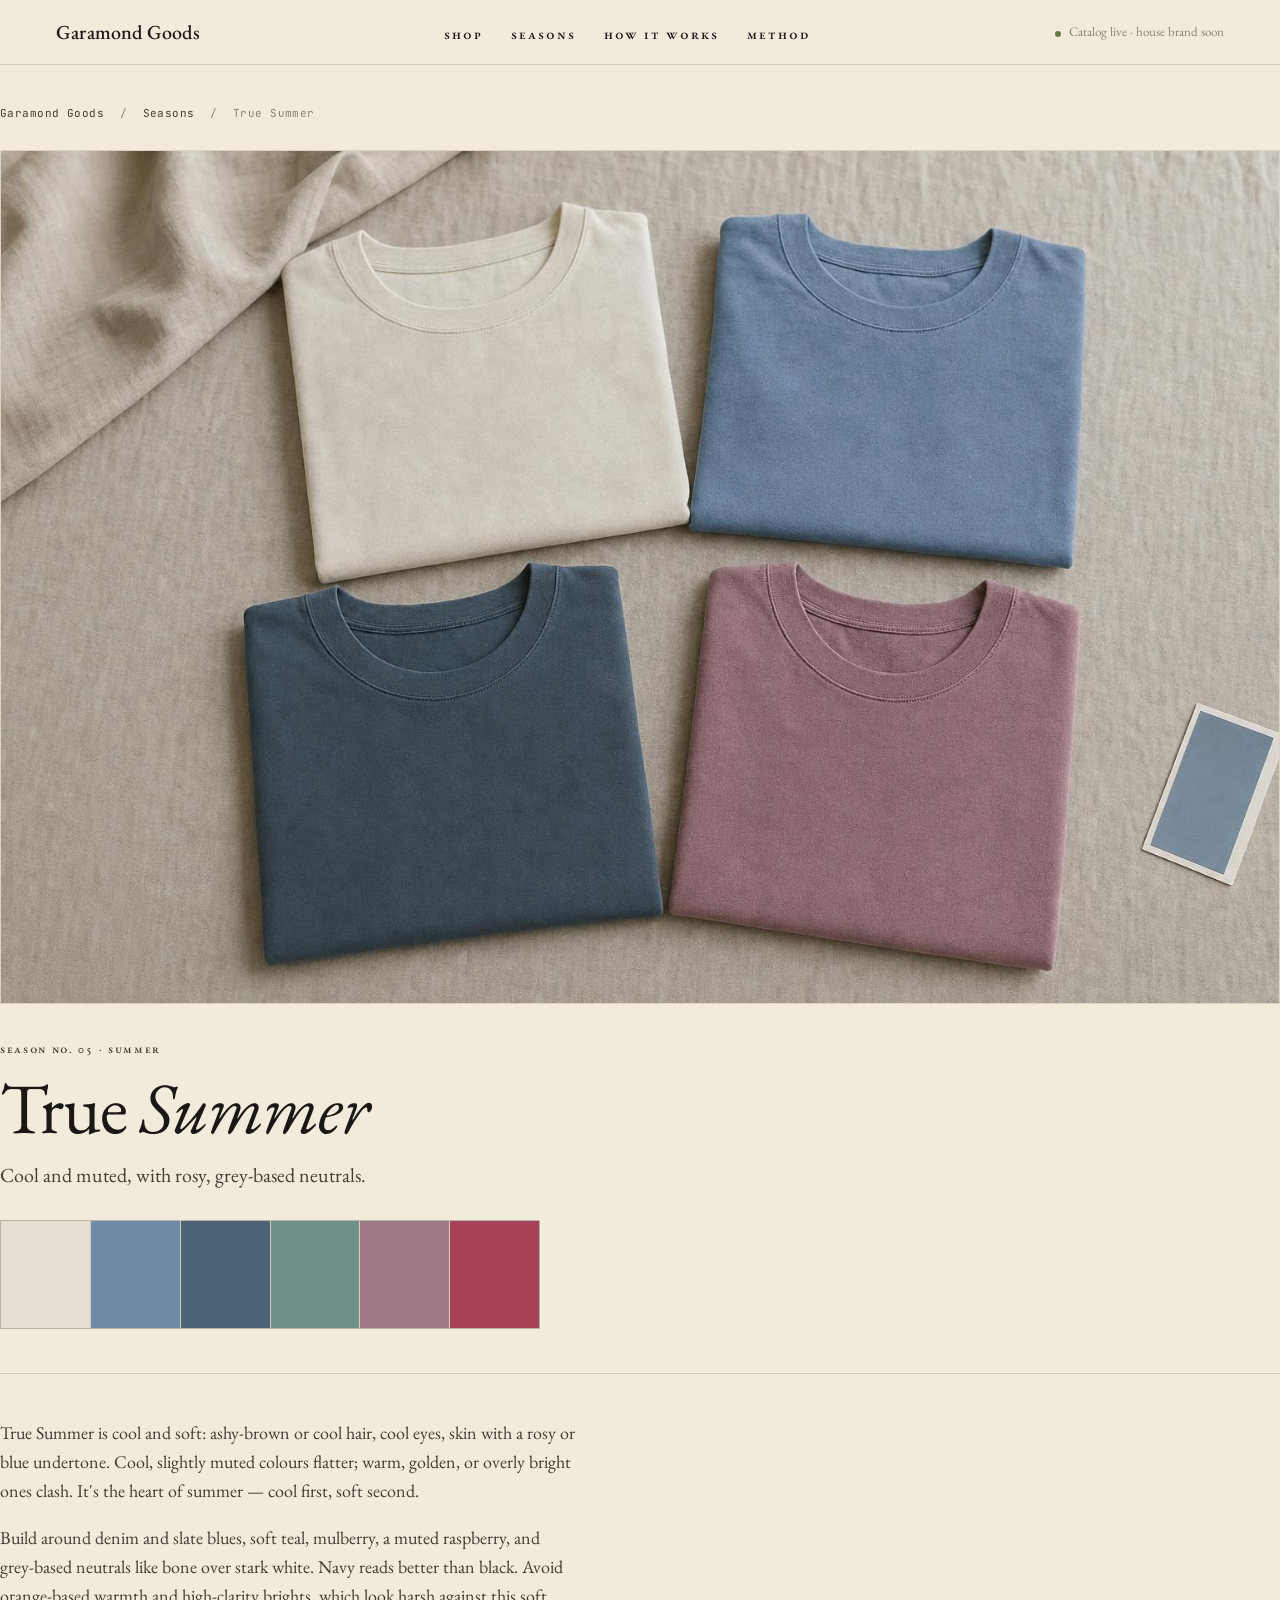
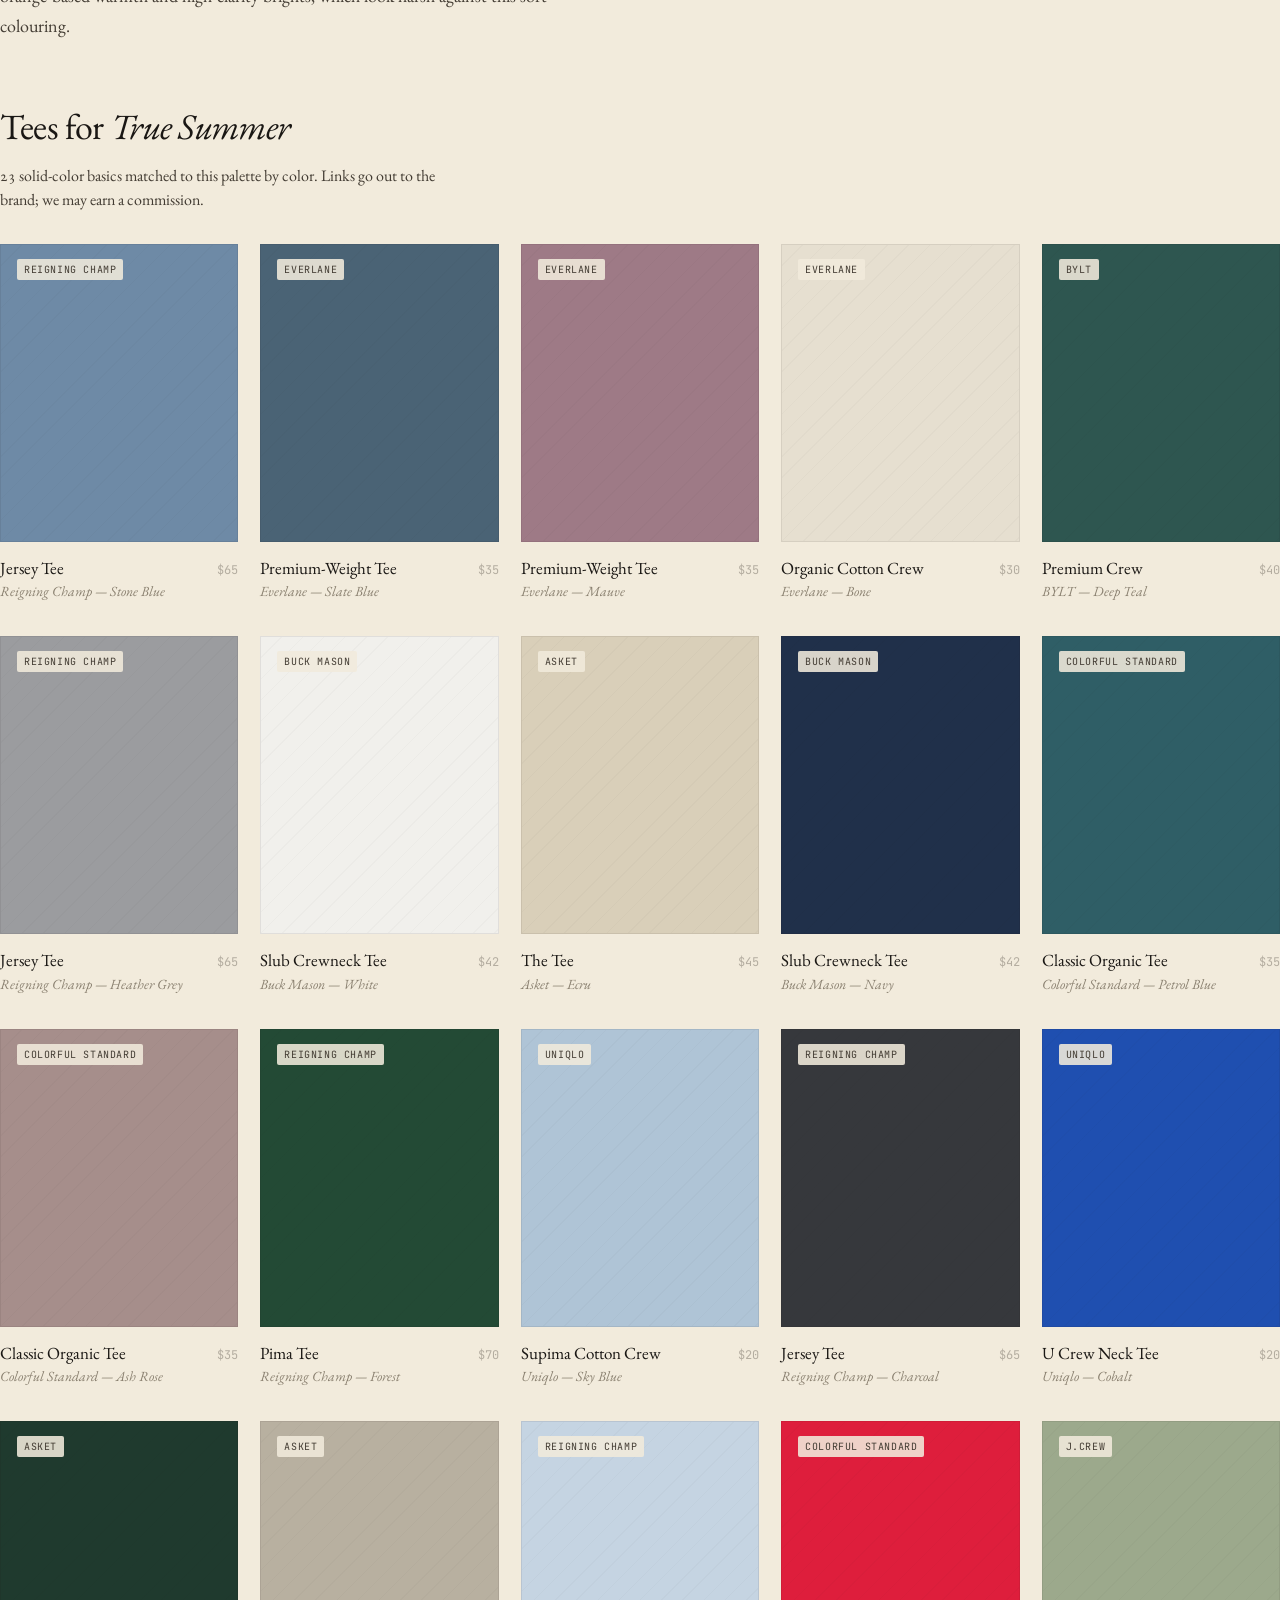
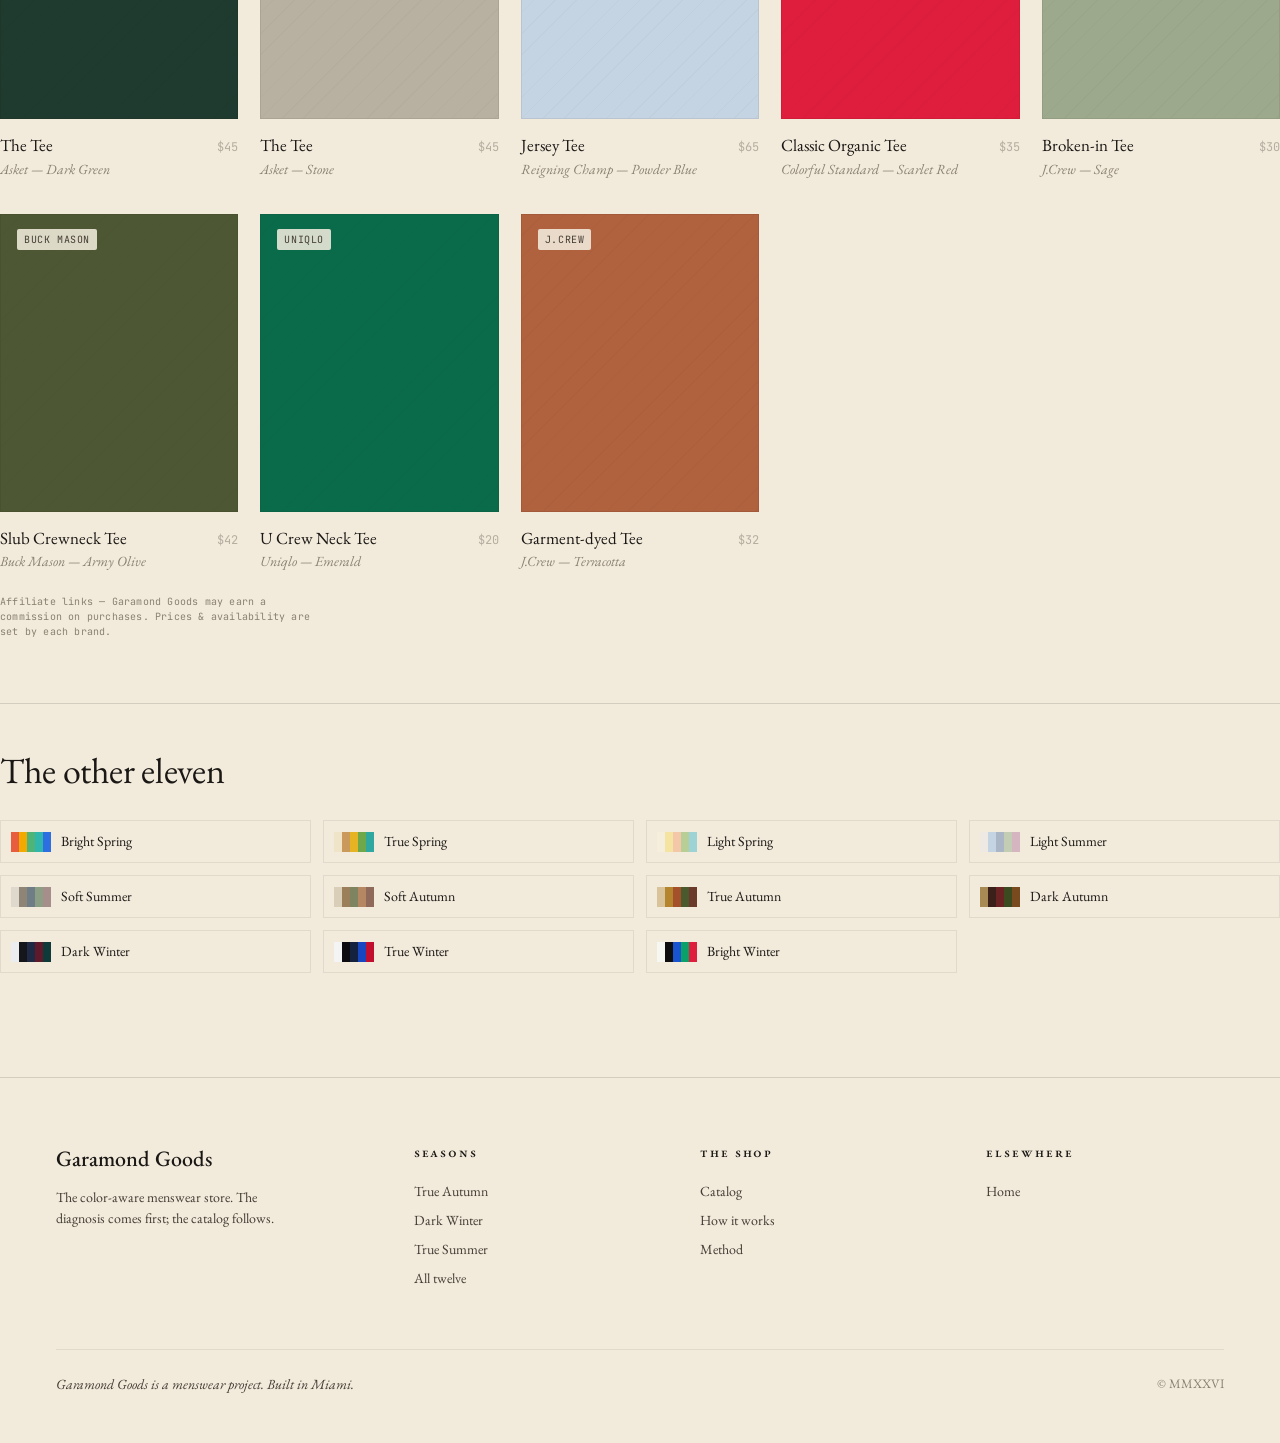
<file: seasons/true-summer.html>
<!doctype html>
<html lang="en">
<head>
<meta charset="utf-8"/>
<meta name="viewport" content="width=device-width, initial-scale=1"/>
<title>True Summer — Men's Color Palette &amp; Tees · Garamond Goods</title>
<meta name="description" content="True Summer for men: the cool, muted, rosy palette — which colours suit you, how to wear them, and solid tees matched to the season."/>
<link rel="canonical" href="https://garamondgoods.com/seasons/true-summer"/>
<meta name="theme-color" content="#1a1714"/>
<meta property="og:title" content="True Summer — Men's Color Palette & Tees"/>
<meta property="og:description" content="True Summer for men: the cool, muted, rosy palette — which colours suit you, how to wear them, and solid tees matched to the season."/>
<meta property="og:type" content="website"/>
<meta property="og:url" content="https://garamondgoods.com/seasons/true-summer"/>
<meta name="twitter:card" content="summary_large_image"/>
<link rel="preconnect" href="https://fonts.googleapis.com"/>
<link rel="preconnect" href="https://fonts.gstatic.com" crossorigin/>
<link href="https://fonts.googleapis.com/css2?family=EB+Garamond:ital,wght@0,400;0,500;0,600;1,400;1,500&family=JetBrains+Mono:wght@400;500&display=swap" rel="stylesheet"/>
<link rel="stylesheet" href="/styles.css"/>
<script type="application/ld+json">{"@context":"https://schema.org","@type":"CollectionPage","name":"True Summer — Men's Color Palette & Tees","url":"https://garamondgoods.com/seasons/true-summer","description":"True Summer for men: the cool, muted, rosy palette — which colours suit you, how to wear them, and solid tees matched to the season.","breadcrumb":{"@type":"BreadcrumbList","itemListElement":[{"@type":"ListItem","position":1,"name":"Garamond Goods","item":"https://garamondgoods.com/"},{"@type":"ListItem","position":2,"name":"Seasons","item":"https://garamondgoods.com/#seasons"},{"@type":"ListItem","position":3,"name":"True Summer","item":"https://garamondgoods.com/seasons/true-summer"}]},"mainEntity":{"@type":"ItemList","numberOfItems":23,"itemListElement":[{"@type":"ListItem","position":1,"item":{"@type":"Product","name":"Reigning Champ Jersey Tee — Stone Blue","url":"https://www.reigningchamp.com","category":"Men's T-Shirt"}},{"@type":"ListItem","position":2,"item":{"@type":"Product","name":"Everlane Premium-Weight Tee — Slate Blue","url":"https://www.everlane.com","category":"Men's T-Shirt"}},{"@type":"ListItem","position":3,"item":{"@type":"Product","name":"Everlane Premium-Weight Tee — Mauve","url":"https://www.everlane.com","category":"Men's T-Shirt"}},{"@type":"ListItem","position":4,"item":{"@type":"Product","name":"Everlane Organic Cotton Crew — Bone","url":"https://www.everlane.com","category":"Men's T-Shirt"}},{"@type":"ListItem","position":5,"item":{"@type":"Product","name":"BYLT Premium Crew — Deep Teal","url":"https://www.byltbasics.com","category":"Men's T-Shirt"}},{"@type":"ListItem","position":6,"item":{"@type":"Product","name":"Reigning Champ Jersey Tee — Heather Grey","url":"https://www.reigningchamp.com","category":"Men's T-Shirt"}},{"@type":"ListItem","position":7,"item":{"@type":"Product","name":"Buck Mason Slub Crewneck Tee — White","url":"https://www.buckmason.com","category":"Men's T-Shirt"}},{"@type":"ListItem","position":8,"item":{"@type":"Product","name":"Asket The Tee — Ecru","url":"https://www.asket.com","category":"Men's T-Shirt"}},{"@type":"ListItem","position":9,"item":{"@type":"Product","name":"Buck Mason Slub Crewneck Tee — Navy","url":"https://www.buckmason.com","category":"Men's T-Shirt"}},{"@type":"ListItem","position":10,"item":{"@type":"Product","name":"Colorful Standard Classic Organic Tee — Petrol Blue","url":"https://colorfulstandard.com","category":"Men's T-Shirt"}},{"@type":"ListItem","position":11,"item":{"@type":"Product","name":"Colorful Standard Classic Organic Tee — Ash Rose","url":"https://colorfulstandard.com","category":"Men's T-Shirt"}},{"@type":"ListItem","position":12,"item":{"@type":"Product","name":"Reigning Champ Pima Tee — Forest","url":"https://www.reigningchamp.com","category":"Men's T-Shirt"}},{"@type":"ListItem","position":13,"item":{"@type":"Product","name":"Uniqlo Supima Cotton Crew — Sky Blue","url":"https://www.uniqlo.com/us/en","category":"Men's T-Shirt"}},{"@type":"ListItem","position":14,"item":{"@type":"Product","name":"Reigning Champ Jersey Tee — Charcoal","url":"https://www.reigningchamp.com","category":"Men's T-Shirt"}},{"@type":"ListItem","position":15,"item":{"@type":"Product","name":"Uniqlo U Crew Neck Tee — Cobalt","url":"https://www.uniqlo.com/us/en","category":"Men's T-Shirt"}},{"@type":"ListItem","position":16,"item":{"@type":"Product","name":"Asket The Tee — Dark Green","url":"https://www.asket.com","category":"Men's T-Shirt"}},{"@type":"ListItem","position":17,"item":{"@type":"Product","name":"Asket The Tee — Stone","url":"https://www.asket.com","category":"Men's T-Shirt"}},{"@type":"ListItem","position":18,"item":{"@type":"Product","name":"Reigning Champ Jersey Tee — Powder Blue","url":"https://www.reigningchamp.com","category":"Men's T-Shirt"}},{"@type":"ListItem","position":19,"item":{"@type":"Product","name":"Colorful Standard Classic Organic Tee — Scarlet Red","url":"https://colorfulstandard.com","category":"Men's T-Shirt"}},{"@type":"ListItem","position":20,"item":{"@type":"Product","name":"J.Crew Broken-in Tee — Sage","url":"https://www.jcrew.com","category":"Men's T-Shirt"}}]}}</script>
</head>
<body>
<nav class="top"><div class="wrap inner">
  <a class="brand" href="/">Garamond Goods</a>
  <ul>
    <li><a href="/#catalog" class="sc">Shop</a></li>
    <li><a href="/#seasons" class="sc">Seasons</a></li>
    <li><a href="/#analysis" class="sc">How it works</a></li>
    <li><a href="/#method" class="sc">Method</a></li>
  </ul>
  <div class="status"><span class="dot"></span>Catalog live · house brand soon</div>
</div></nav>
<main class="wrap season-page">
  <nav class="crumb" aria-label="Breadcrumb"><a href="/">Garamond Goods</a> <span>/</span> <a href="/#seasons">Seasons</a> <span>/</span> True Summer</nav>
  <figure class="season-hero-figure"><img src="/img/season-true-summer.jpg" alt="Folded men's cotton tees in the True Summer palette" loading="eager"/></figure>
  <header class="season-hero">
    <div class="kicker sc">Season No. 05 · Summer</div>
    <h1 class="display">True <em>Summer</em></h1>
    <p class="subline">Cool and muted, with rosy, grey-based neutrals.</p>
    <div class="season-strip"><div class="swatches"><div class="sw" style="background:#E4DED3" title="Bone · #E4DED3"><span class="hex">#E4DED3</span></div><div class="sw" style="background:#6E8AA6" title="Denim Blue · #6E8AA6"><span class="hex">#6E8AA6</span></div><div class="sw" style="background:#4A6375" title="Slate Blue · #4A6375"><span class="hex">#4A6375</span></div><div class="sw" style="background:#6E9089" title="Eucalyptus · #6E9089"><span class="hex">#6E9089</span></div><div class="sw" style="background:#9E7A86" title="Mulberry · #9E7A86"><span class="hex">#9E7A86</span></div><div class="sw" style="background:#A64158" title="Raspberry · #A64158"><span class="hex">#A64158</span></div></div></div>
  </header>
  <section class="season-prose">
    <p>True Summer is cool and soft: ashy-brown or cool hair, cool eyes, skin with a rosy or blue undertone. Cool, slightly muted colours flatter; warm, golden, or overly bright ones clash. It's the heart of summer — cool first, soft second.</p>
    <p>Build around denim and slate blues, soft teal, mulberry, a muted raspberry, and grey-based neutrals like bone over stark white. Navy reads better than black. Avoid orange-based warmth and high-clarity brights, which look harsh against this soft colouring.</p>
  </section>
  <section class="season-shop">
    <h2>Tees for <em>True Summer</em></h2>
    <p class="deck">23 solid-color basics matched to this palette by color. Links go out to the brand; we may earn a commission.</p>
    <div class="catalog-grid"><a class="product" href="https://www.reigningchamp.com" target="_blank" rel="sponsored noopener nofollow" data-id="reigning-champ-stone-blue-9" data-brand="Reigning Champ" data-hex="#6E8AA6" data-season="true-summer"><div class="photo" style="background:#6E8AA6"><span class="plabel">Reigning Champ</span><div class="preview"><div class="tee-wrap"><svg class="tee" viewBox="0 0 100 100" xmlns="http://www.w3.org/2000/svg" aria-hidden="true"><path d="M40,20 Q50,27 60,20 L68,23 L86,33 L79,47 L70,42 L70,86 L30,86 L30,42 L21,47 L14,33 L32,23 Z" fill="#6E8AA6" stroke="rgba(26,23,20,0.18)" stroke-width="1" stroke-linejoin="round"/><path d="M40,20 Q50,27 60,20" fill="none" stroke="rgba(255,255,255,0.35)" stroke-width="1.5"/></svg></div><span class="preview-cta">Shop at Reigning Champ →</span></div></div><div class="meta"><div><div class="name">Jersey Tee</div><div class="sub">Reigning Champ — Stone Blue</div></div><div class="price">$65</div></div></a><a class="product" href="https://www.everlane.com" target="_blank" rel="sponsored noopener nofollow" data-id="everlane-slate-blue-17" data-brand="Everlane" data-hex="#4A6375" data-season="true-summer"><div class="photo" style="background:#4A6375"><span class="plabel">Everlane</span><div class="preview"><div class="tee-wrap"><svg class="tee" viewBox="0 0 100 100" xmlns="http://www.w3.org/2000/svg" aria-hidden="true"><path d="M40,20 Q50,27 60,20 L68,23 L86,33 L79,47 L70,42 L70,86 L30,86 L30,42 L21,47 L14,33 L32,23 Z" fill="#4A6375" stroke="rgba(26,23,20,0.18)" stroke-width="1" stroke-linejoin="round"/><path d="M40,20 Q50,27 60,20" fill="none" stroke="rgba(255,255,255,0.35)" stroke-width="1.5"/></svg></div><span class="preview-cta">Shop at Everlane →</span></div></div><div class="meta"><div><div class="name">Premium-Weight Tee</div><div class="sub">Everlane — Slate Blue</div></div><div class="price">$35</div></div></a><a class="product" href="https://www.everlane.com" target="_blank" rel="sponsored noopener nofollow" data-id="everlane-mauve-18" data-brand="Everlane" data-hex="#9E7A86" data-season="true-summer"><div class="photo" style="background:#9E7A86"><span class="plabel">Everlane</span><div class="preview"><div class="tee-wrap"><svg class="tee" viewBox="0 0 100 100" xmlns="http://www.w3.org/2000/svg" aria-hidden="true"><path d="M40,20 Q50,27 60,20 L68,23 L86,33 L79,47 L70,42 L70,86 L30,86 L30,42 L21,47 L14,33 L32,23 Z" fill="#9E7A86" stroke="rgba(26,23,20,0.18)" stroke-width="1" stroke-linejoin="round"/><path d="M40,20 Q50,27 60,20" fill="none" stroke="rgba(255,255,255,0.35)" stroke-width="1.5"/></svg></div><span class="preview-cta">Shop at Everlane →</span></div></div><div class="meta"><div><div class="name">Premium-Weight Tee</div><div class="sub">Everlane — Mauve</div></div><div class="price">$35</div></div></a><a class="product" href="https://www.everlane.com" target="_blank" rel="sponsored noopener nofollow" data-id="everlane-bone-15" data-brand="Everlane" data-hex="#E6DFD0" data-season="true-summer"><div class="photo" style="background:#E6DFD0"><span class="plabel">Everlane</span><div class="preview"><div class="tee-wrap"><svg class="tee" viewBox="0 0 100 100" xmlns="http://www.w3.org/2000/svg" aria-hidden="true"><path d="M40,20 Q50,27 60,20 L68,23 L86,33 L79,47 L70,42 L70,86 L30,86 L30,42 L21,47 L14,33 L32,23 Z" fill="#E6DFD0" stroke="rgba(26,23,20,0.18)" stroke-width="1" stroke-linejoin="round"/><path d="M40,20 Q50,27 60,20" fill="none" stroke="rgba(255,255,255,0.35)" stroke-width="1.5"/></svg></div><span class="preview-cta">Shop at Everlane →</span></div></div><div class="meta"><div><div class="name">Organic Cotton Crew</div><div class="sub">Everlane — Bone</div></div><div class="price">$30</div></div></a><a class="product" href="https://www.byltbasics.com" target="_blank" rel="sponsored noopener nofollow" data-id="bylt-deep-teal-13" data-brand="BYLT" data-hex="#2E5650" data-season="true-summer"><div class="photo" style="background:#2E5650"><span class="plabel">BYLT</span><div class="preview"><div class="tee-wrap"><svg class="tee" viewBox="0 0 100 100" xmlns="http://www.w3.org/2000/svg" aria-hidden="true"><path d="M40,20 Q50,27 60,20 L68,23 L86,33 L79,47 L70,42 L70,86 L30,86 L30,42 L21,47 L14,33 L32,23 Z" fill="#2E5650" stroke="rgba(26,23,20,0.18)" stroke-width="1" stroke-linejoin="round"/><path d="M40,20 Q50,27 60,20" fill="none" stroke="rgba(255,255,255,0.35)" stroke-width="1.5"/></svg></div><span class="preview-cta">Shop at BYLT →</span></div></div><div class="meta"><div><div class="name">Premium Crew</div><div class="sub">BYLT — Deep Teal</div></div><div class="price">$40</div></div></a><a class="product" href="https://www.reigningchamp.com" target="_blank" rel="sponsored noopener nofollow" data-id="reigning-champ-heather-grey-6" data-brand="Reigning Champ" data-hex="#9B9C9F" data-season="true-summer"><div class="photo" style="background:#9B9C9F"><span class="plabel">Reigning Champ</span><div class="preview"><div class="tee-wrap"><svg class="tee" viewBox="0 0 100 100" xmlns="http://www.w3.org/2000/svg" aria-hidden="true"><path d="M40,20 Q50,27 60,20 L68,23 L86,33 L79,47 L70,42 L70,86 L30,86 L30,42 L21,47 L14,33 L32,23 Z" fill="#9B9C9F" stroke="rgba(26,23,20,0.18)" stroke-width="1" stroke-linejoin="round"/><path d="M40,20 Q50,27 60,20" fill="none" stroke="rgba(255,255,255,0.35)" stroke-width="1.5"/></svg></div><span class="preview-cta">Shop at Reigning Champ →</span></div></div><div class="meta"><div><div class="name">Jersey Tee</div><div class="sub">Reigning Champ — Heather Grey</div></div><div class="price">$65</div></div></a><a class="product" href="https://www.buckmason.com" target="_blank" rel="sponsored noopener nofollow" data-id="buck-mason-white-0" data-brand="Buck Mason" data-hex="#F1F0EC" data-season="true-summer"><div class="photo" style="background:#F1F0EC"><span class="plabel">Buck Mason</span><div class="preview"><div class="tee-wrap"><svg class="tee" viewBox="0 0 100 100" xmlns="http://www.w3.org/2000/svg" aria-hidden="true"><path d="M40,20 Q50,27 60,20 L68,23 L86,33 L79,47 L70,42 L70,86 L30,86 L30,42 L21,47 L14,33 L32,23 Z" fill="#F1F0EC" stroke="rgba(26,23,20,0.18)" stroke-width="1" stroke-linejoin="round"/><path d="M40,20 Q50,27 60,20" fill="none" stroke="rgba(255,255,255,0.35)" stroke-width="1.5"/></svg></div><span class="preview-cta">Shop at Buck Mason →</span></div></div><div class="meta"><div><div class="name">Slub Crewneck Tee</div><div class="sub">Buck Mason — White</div></div><div class="price">$42</div></div></a><a class="product" href="https://www.asket.com" target="_blank" rel="sponsored noopener nofollow" data-id="asket-ecru-26" data-brand="Asket" data-hex="#D9CFB9" data-season="true-summer"><div class="photo" style="background:#D9CFB9"><span class="plabel">Asket</span><div class="preview"><div class="tee-wrap"><svg class="tee" viewBox="0 0 100 100" xmlns="http://www.w3.org/2000/svg" aria-hidden="true"><path d="M40,20 Q50,27 60,20 L68,23 L86,33 L79,47 L70,42 L70,86 L30,86 L30,42 L21,47 L14,33 L32,23 Z" fill="#D9CFB9" stroke="rgba(26,23,20,0.18)" stroke-width="1" stroke-linejoin="round"/><path d="M40,20 Q50,27 60,20" fill="none" stroke="rgba(255,255,255,0.35)" stroke-width="1.5"/></svg></div><span class="preview-cta">Shop at Asket →</span></div></div><div class="meta"><div><div class="name">The Tee</div><div class="sub">Asket — Ecru</div></div><div class="price">$45</div></div></a><a class="product" href="https://www.buckmason.com" target="_blank" rel="sponsored noopener nofollow" data-id="buck-mason-navy-1" data-brand="Buck Mason" data-hex="#20304A" data-season="true-summer"><div class="photo" style="background:#20304A"><span class="plabel">Buck Mason</span><div class="preview"><div class="tee-wrap"><svg class="tee" viewBox="0 0 100 100" xmlns="http://www.w3.org/2000/svg" aria-hidden="true"><path d="M40,20 Q50,27 60,20 L68,23 L86,33 L79,47 L70,42 L70,86 L30,86 L30,42 L21,47 L14,33 L32,23 Z" fill="#20304A" stroke="rgba(26,23,20,0.18)" stroke-width="1" stroke-linejoin="round"/><path d="M40,20 Q50,27 60,20" fill="none" stroke="rgba(255,255,255,0.35)" stroke-width="1.5"/></svg></div><span class="preview-cta">Shop at Buck Mason →</span></div></div><div class="meta"><div><div class="name">Slub Crewneck Tee</div><div class="sub">Buck Mason — Navy</div></div><div class="price">$42</div></div></a><a class="product" href="https://colorfulstandard.com" target="_blank" rel="sponsored noopener nofollow" data-id="colorful-standard-petrol-blue-31" data-brand="Colorful Standard" data-hex="#2F5E66" data-season="true-summer"><div class="photo" style="background:#2F5E66"><span class="plabel">Colorful Standard</span><div class="preview"><div class="tee-wrap"><svg class="tee" viewBox="0 0 100 100" xmlns="http://www.w3.org/2000/svg" aria-hidden="true"><path d="M40,20 Q50,27 60,20 L68,23 L86,33 L79,47 L70,42 L70,86 L30,86 L30,42 L21,47 L14,33 L32,23 Z" fill="#2F5E66" stroke="rgba(26,23,20,0.18)" stroke-width="1" stroke-linejoin="round"/><path d="M40,20 Q50,27 60,20" fill="none" stroke="rgba(255,255,255,0.35)" stroke-width="1.5"/></svg></div><span class="preview-cta">Shop at Colorful Standard →</span></div></div><div class="meta"><div><div class="name">Classic Organic Tee</div><div class="sub">Colorful Standard — Petrol Blue</div></div><div class="price">$35</div></div></a><a class="product" href="https://colorfulstandard.com" target="_blank" rel="sponsored noopener nofollow" data-id="colorful-standard-ash-rose-30" data-brand="Colorful Standard" data-hex="#A68E8B" data-season="true-summer"><div class="photo" style="background:#A68E8B"><span class="plabel">Colorful Standard</span><div class="preview"><div class="tee-wrap"><svg class="tee" viewBox="0 0 100 100" xmlns="http://www.w3.org/2000/svg" aria-hidden="true"><path d="M40,20 Q50,27 60,20 L68,23 L86,33 L79,47 L70,42 L70,86 L30,86 L30,42 L21,47 L14,33 L32,23 Z" fill="#A68E8B" stroke="rgba(26,23,20,0.18)" stroke-width="1" stroke-linejoin="round"/><path d="M40,20 Q50,27 60,20" fill="none" stroke="rgba(255,255,255,0.35)" stroke-width="1.5"/></svg></div><span class="preview-cta">Shop at Colorful Standard →</span></div></div><div class="meta"><div><div class="name">Classic Organic Tee</div><div class="sub">Colorful Standard — Ash Rose</div></div><div class="price">$35</div></div></a><a class="product" href="https://www.reigningchamp.com" target="_blank" rel="sponsored noopener nofollow" data-id="reigning-champ-forest-8" data-brand="Reigning Champ" data-hex="#234A35" data-season="true-summer"><div class="photo" style="background:#234A35"><span class="plabel">Reigning Champ</span><div class="preview"><div class="tee-wrap"><svg class="tee" viewBox="0 0 100 100" xmlns="http://www.w3.org/2000/svg" aria-hidden="true"><path d="M40,20 Q50,27 60,20 L68,23 L86,33 L79,47 L70,42 L70,86 L30,86 L30,42 L21,47 L14,33 L32,23 Z" fill="#234A35" stroke="rgba(26,23,20,0.18)" stroke-width="1" stroke-linejoin="round"/><path d="M40,20 Q50,27 60,20" fill="none" stroke="rgba(255,255,255,0.35)" stroke-width="1.5"/></svg></div><span class="preview-cta">Shop at Reigning Champ →</span></div></div><div class="meta"><div><div class="name">Pima Tee</div><div class="sub">Reigning Champ — Forest</div></div><div class="price">$70</div></div></a><a class="product" href="https://www.uniqlo.com/us/en" target="_blank" rel="sponsored noopener nofollow" data-id="uniqlo-sky-blue-23" data-brand="Uniqlo" data-hex="#AFC4D6" data-season="true-summer"><div class="photo" style="background:#AFC4D6"><span class="plabel">Uniqlo</span><div class="preview"><div class="tee-wrap"><svg class="tee" viewBox="0 0 100 100" xmlns="http://www.w3.org/2000/svg" aria-hidden="true"><path d="M40,20 Q50,27 60,20 L68,23 L86,33 L79,47 L70,42 L70,86 L30,86 L30,42 L21,47 L14,33 L32,23 Z" fill="#AFC4D6" stroke="rgba(26,23,20,0.18)" stroke-width="1" stroke-linejoin="round"/><path d="M40,20 Q50,27 60,20" fill="none" stroke="rgba(255,255,255,0.35)" stroke-width="1.5"/></svg></div><span class="preview-cta">Shop at Uniqlo →</span></div></div><div class="meta"><div><div class="name">Supima Cotton Crew</div><div class="sub">Uniqlo — Sky Blue</div></div><div class="price">$20</div></div></a><a class="product" href="https://www.reigningchamp.com" target="_blank" rel="sponsored noopener nofollow" data-id="reigning-champ-charcoal-7" data-brand="Reigning Champ" data-hex="#36383C" data-season="true-summer"><div class="photo" style="background:#36383C"><span class="plabel">Reigning Champ</span><div class="preview"><div class="tee-wrap"><svg class="tee" viewBox="0 0 100 100" xmlns="http://www.w3.org/2000/svg" aria-hidden="true"><path d="M40,20 Q50,27 60,20 L68,23 L86,33 L79,47 L70,42 L70,86 L30,86 L30,42 L21,47 L14,33 L32,23 Z" fill="#36383C" stroke="rgba(26,23,20,0.18)" stroke-width="1" stroke-linejoin="round"/><path d="M40,20 Q50,27 60,20" fill="none" stroke="rgba(255,255,255,0.35)" stroke-width="1.5"/></svg></div><span class="preview-cta">Shop at Reigning Champ →</span></div></div><div class="meta"><div><div class="name">Jersey Tee</div><div class="sub">Reigning Champ — Charcoal</div></div><div class="price">$65</div></div></a><a class="product" href="https://www.uniqlo.com/us/en" target="_blank" rel="sponsored noopener nofollow" data-id="uniqlo-cobalt-24" data-brand="Uniqlo" data-hex="#1F4FB0" data-season="true-summer"><div class="photo" style="background:#1F4FB0"><span class="plabel">Uniqlo</span><div class="preview"><div class="tee-wrap"><svg class="tee" viewBox="0 0 100 100" xmlns="http://www.w3.org/2000/svg" aria-hidden="true"><path d="M40,20 Q50,27 60,20 L68,23 L86,33 L79,47 L70,42 L70,86 L30,86 L30,42 L21,47 L14,33 L32,23 Z" fill="#1F4FB0" stroke="rgba(26,23,20,0.18)" stroke-width="1" stroke-linejoin="round"/><path d="M40,20 Q50,27 60,20" fill="none" stroke="rgba(255,255,255,0.35)" stroke-width="1.5"/></svg></div><span class="preview-cta">Shop at Uniqlo →</span></div></div><div class="meta"><div><div class="name">U Crew Neck Tee</div><div class="sub">Uniqlo — Cobalt</div></div><div class="price">$20</div></div></a><a class="product" href="https://www.asket.com" target="_blank" rel="sponsored noopener nofollow" data-id="asket-dark-green-27" data-brand="Asket" data-hex="#1F3A2E" data-season="true-summer"><div class="photo" style="background:#1F3A2E"><span class="plabel">Asket</span><div class="preview"><div class="tee-wrap"><svg class="tee" viewBox="0 0 100 100" xmlns="http://www.w3.org/2000/svg" aria-hidden="true"><path d="M40,20 Q50,27 60,20 L68,23 L86,33 L79,47 L70,42 L70,86 L30,86 L30,42 L21,47 L14,33 L32,23 Z" fill="#1F3A2E" stroke="rgba(26,23,20,0.18)" stroke-width="1" stroke-linejoin="round"/><path d="M40,20 Q50,27 60,20" fill="none" stroke="rgba(255,255,255,0.35)" stroke-width="1.5"/></svg></div><span class="preview-cta">Shop at Asket →</span></div></div><div class="meta"><div><div class="name">The Tee</div><div class="sub">Asket — Dark Green</div></div><div class="price">$45</div></div></a><a class="product" href="https://www.asket.com" target="_blank" rel="sponsored noopener nofollow" data-id="asket-stone-28" data-brand="Asket" data-hex="#B8B0A0" data-season="true-summer"><div class="photo" style="background:#B8B0A0"><span class="plabel">Asket</span><div class="preview"><div class="tee-wrap"><svg class="tee" viewBox="0 0 100 100" xmlns="http://www.w3.org/2000/svg" aria-hidden="true"><path d="M40,20 Q50,27 60,20 L68,23 L86,33 L79,47 L70,42 L70,86 L30,86 L30,42 L21,47 L14,33 L32,23 Z" fill="#B8B0A0" stroke="rgba(26,23,20,0.18)" stroke-width="1" stroke-linejoin="round"/><path d="M40,20 Q50,27 60,20" fill="none" stroke="rgba(255,255,255,0.35)" stroke-width="1.5"/></svg></div><span class="preview-cta">Shop at Asket →</span></div></div><div class="meta"><div><div class="name">The Tee</div><div class="sub">Asket — Stone</div></div><div class="price">$45</div></div></a><a class="product" href="https://www.reigningchamp.com" target="_blank" rel="sponsored noopener nofollow" data-id="reigning-champ-powder-blue-10" data-brand="Reigning Champ" data-hex="#C5D4E2" data-season="true-summer"><div class="photo" style="background:#C5D4E2"><span class="plabel">Reigning Champ</span><div class="preview"><div class="tee-wrap"><svg class="tee" viewBox="0 0 100 100" xmlns="http://www.w3.org/2000/svg" aria-hidden="true"><path d="M40,20 Q50,27 60,20 L68,23 L86,33 L79,47 L70,42 L70,86 L30,86 L30,42 L21,47 L14,33 L32,23 Z" fill="#C5D4E2" stroke="rgba(26,23,20,0.18)" stroke-width="1" stroke-linejoin="round"/><path d="M40,20 Q50,27 60,20" fill="none" stroke="rgba(255,255,255,0.35)" stroke-width="1.5"/></svg></div><span class="preview-cta">Shop at Reigning Champ →</span></div></div><div class="meta"><div><div class="name">Jersey Tee</div><div class="sub">Reigning Champ — Powder Blue</div></div><div class="price">$65</div></div></a><a class="product" href="https://colorfulstandard.com" target="_blank" rel="sponsored noopener nofollow" data-id="colorful-standard-scarlet-red-32" data-brand="Colorful Standard" data-hex="#DE1E3C" data-season="true-summer"><div class="photo" style="background:#DE1E3C"><span class="plabel">Colorful Standard</span><div class="preview"><div class="tee-wrap"><svg class="tee" viewBox="0 0 100 100" xmlns="http://www.w3.org/2000/svg" aria-hidden="true"><path d="M40,20 Q50,27 60,20 L68,23 L86,33 L79,47 L70,42 L70,86 L30,86 L30,42 L21,47 L14,33 L32,23 Z" fill="#DE1E3C" stroke="rgba(26,23,20,0.18)" stroke-width="1" stroke-linejoin="round"/><path d="M40,20 Q50,27 60,20" fill="none" stroke="rgba(255,255,255,0.35)" stroke-width="1.5"/></svg></div><span class="preview-cta">Shop at Colorful Standard →</span></div></div><div class="meta"><div><div class="name">Classic Organic Tee</div><div class="sub">Colorful Standard — Scarlet Red</div></div><div class="price">$35</div></div></a><a class="product" href="https://www.jcrew.com" target="_blank" rel="sponsored noopener nofollow" data-id="j-crew-sage-33" data-brand="J.Crew" data-hex="#9CA98C" data-season="true-summer"><div class="photo" style="background:#9CA98C"><span class="plabel">J.Crew</span><div class="preview"><div class="tee-wrap"><svg class="tee" viewBox="0 0 100 100" xmlns="http://www.w3.org/2000/svg" aria-hidden="true"><path d="M40,20 Q50,27 60,20 L68,23 L86,33 L79,47 L70,42 L70,86 L30,86 L30,42 L21,47 L14,33 L32,23 Z" fill="#9CA98C" stroke="rgba(26,23,20,0.18)" stroke-width="1" stroke-linejoin="round"/><path d="M40,20 Q50,27 60,20" fill="none" stroke="rgba(255,255,255,0.35)" stroke-width="1.5"/></svg></div><span class="preview-cta">Shop at J.Crew →</span></div></div><div class="meta"><div><div class="name">Broken-in Tee</div><div class="sub">J.Crew — Sage</div></div><div class="price">$30</div></div></a><a class="product" href="https://www.buckmason.com" target="_blank" rel="sponsored noopener nofollow" data-id="buck-mason-army-olive-2" data-brand="Buck Mason" data-hex="#4E5733" data-season="true-summer"><div class="photo" style="background:#4E5733"><span class="plabel">Buck Mason</span><div class="preview"><div class="tee-wrap"><svg class="tee" viewBox="0 0 100 100" xmlns="http://www.w3.org/2000/svg" aria-hidden="true"><path d="M40,20 Q50,27 60,20 L68,23 L86,33 L79,47 L70,42 L70,86 L30,86 L30,42 L21,47 L14,33 L32,23 Z" fill="#4E5733" stroke="rgba(26,23,20,0.18)" stroke-width="1" stroke-linejoin="round"/><path d="M40,20 Q50,27 60,20" fill="none" stroke="rgba(255,255,255,0.35)" stroke-width="1.5"/></svg></div><span class="preview-cta">Shop at Buck Mason →</span></div></div><div class="meta"><div><div class="name">Slub Crewneck Tee</div><div class="sub">Buck Mason — Army Olive</div></div><div class="price">$42</div></div></a><a class="product" href="https://www.uniqlo.com/us/en" target="_blank" rel="sponsored noopener nofollow" data-id="uniqlo-emerald-25" data-brand="Uniqlo" data-hex="#0A6B4A" data-season="true-summer"><div class="photo" style="background:#0A6B4A"><span class="plabel">Uniqlo</span><div class="preview"><div class="tee-wrap"><svg class="tee" viewBox="0 0 100 100" xmlns="http://www.w3.org/2000/svg" aria-hidden="true"><path d="M40,20 Q50,27 60,20 L68,23 L86,33 L79,47 L70,42 L70,86 L30,86 L30,42 L21,47 L14,33 L32,23 Z" fill="#0A6B4A" stroke="rgba(26,23,20,0.18)" stroke-width="1" stroke-linejoin="round"/><path d="M40,20 Q50,27 60,20" fill="none" stroke="rgba(255,255,255,0.35)" stroke-width="1.5"/></svg></div><span class="preview-cta">Shop at Uniqlo →</span></div></div><div class="meta"><div><div class="name">U Crew Neck Tee</div><div class="sub">Uniqlo — Emerald</div></div><div class="price">$20</div></div></a><a class="product" href="https://www.jcrew.com" target="_blank" rel="sponsored noopener nofollow" data-id="j-crew-terracotta-35" data-brand="J.Crew" data-hex="#B0613E" data-season="true-summer"><div class="photo" style="background:#B0613E"><span class="plabel">J.Crew</span><div class="preview"><div class="tee-wrap"><svg class="tee" viewBox="0 0 100 100" xmlns="http://www.w3.org/2000/svg" aria-hidden="true"><path d="M40,20 Q50,27 60,20 L68,23 L86,33 L79,47 L70,42 L70,86 L30,86 L30,42 L21,47 L14,33 L32,23 Z" fill="#B0613E" stroke="rgba(26,23,20,0.18)" stroke-width="1" stroke-linejoin="round"/><path d="M40,20 Q50,27 60,20" fill="none" stroke="rgba(255,255,255,0.35)" stroke-width="1.5"/></svg></div><span class="preview-cta">Shop at J.Crew →</span></div></div><div class="meta"><div><div class="name">Garment-dyed Tee</div><div class="sub">J.Crew — Terracotta</div></div><div class="price">$32</div></div></a></div>
    <p class="disclosure">Affiliate links — Garamond Goods may earn a commission on purchases. Prices &amp; availability are set by each brand.</p>
  </section>
  <section class="season-cross">
    <h2>The other eleven</h2>
    <div class="cross-grid"><a class="cross" href="/seasons/bright-spring"><span class="cross-sw"><span style="background:#E85D3D"></span><span style="background:#F2A900"></span><span style="background:#4FB477"></span><span style="background:#2FB6AD"></span><span style="background:#2D6FE0"></span></span><span class="cross-nm">Bright Spring</span></a><a class="cross" href="/seasons/true-spring"><span class="cross-sw"><span style="background:#EFE3C8"></span><span style="background:#C99A5B"></span><span style="background:#E6B325"></span><span style="background:#6FA84B"></span><span style="background:#2FA8A1"></span></span><span class="cross-nm">True Spring</span></a><a class="cross" href="/seasons/light-spring"><span class="cross-sw"><span style="background:#F5EEDC"></span><span style="background:#F4E3A1"></span><span style="background:#F4C7A8"></span><span style="background:#B7CE96"></span><span style="background:#9ED3D6"></span></span><span class="cross-nm">Light Spring</span></a><a class="cross" href="/seasons/light-summer"><span class="cross-sw"><span style="background:#EFE9E4"></span><span style="background:#C5D4E2"></span><span style="background:#AAB5C6"></span><span style="background:#C2CDB4"></span><span style="background:#D5B6C0"></span></span><span class="cross-nm">Light Summer</span></a><a class="cross" href="/seasons/soft-summer"><span class="cross-sw"><span style="background:#DFD8CC"></span><span style="background:#8F8577"></span><span style="background:#6F7E86"></span><span style="background:#8C9E83"></span><span style="background:#A68E8B"></span></span><span class="cross-nm">Soft Summer</span></a><a class="cross" href="/seasons/soft-autumn"><span class="cross-sw"><span style="background:#D9CFB9"></span><span style="background:#9A7F5A"></span><span style="background:#7E8460"></span><span style="background:#B58762"></span><span style="background:#8F6A5A"></span></span><span class="cross-nm">Soft Autumn</span></a><a class="cross" href="/seasons/true-autumn"><span class="cross-sw"><span style="background:#D9C39A"></span><span style="background:#B5842E"></span><span style="background:#A4502A"></span><span style="background:#4B5A2C"></span><span style="background:#6B3A2A"></span></span><span class="cross-nm">True Autumn</span></a><a class="cross" href="/seasons/dark-autumn"><span class="cross-sw"><span style="background:#A88A55"></span><span style="background:#3A2018"></span><span style="background:#6B2222"></span><span style="background:#3B4A1F"></span><span style="background:#7A4A1F"></span></span><span class="cross-nm">Dark Autumn</span></a><a class="cross" href="/seasons/dark-winter"><span class="cross-sw"><span style="background:#ECEDEF"></span><span style="background:#14161C"></span><span style="background:#1E2A44"></span><span style="background:#5E1A2B"></span><span style="background:#0E3B3A"></span></span><span class="cross-nm">Dark Winter</span></a><a class="cross" href="/seasons/true-winter"><span class="cross-sw"><span style="background:#F4F4F4"></span><span style="background:#0B0B10"></span><span style="background:#14213F"></span><span style="background:#1746C0"></span><span style="background:#C20E2E"></span></span><span class="cross-nm">True Winter</span></a><a class="cross" href="/seasons/bright-winter"><span class="cross-sw"><span style="background:#F7F7F2"></span><span style="background:#0E0E0E"></span><span style="background:#1A53D0"></span><span style="background:#0AA06A"></span><span style="background:#DE1E3C"></span></span><span class="cross-nm">Bright Winter</span></a></div>
  </section>
</main>
<footer class="foot"><div class="wrap">
  <div class="foot-grid">
    <div>
      <div class="foot-brand">Garamond Goods</div>
      <div class="foot-blurb">The color-aware menswear store. The diagnosis comes first; the catalog follows.</div>
    </div>
    <div><h4 class="sc">Seasons</h4><ul>
      <li><a href="/seasons/true-autumn">True Autumn</a></li>
      <li><a href="/seasons/dark-winter">Dark Winter</a></li>
      <li><a href="/seasons/true-summer">True Summer</a></li>
      <li><a href="/#seasons">All twelve</a></li>
    </ul></div>
    <div><h4 class="sc">The Shop</h4><ul>
      <li><a href="/#catalog">Catalog</a></li>
      <li><a href="/#analysis">How it works</a></li>
      <li><a href="/#method">Method</a></li>
    </ul></div>
    <div><h4 class="sc">Elsewhere</h4><ul>
      <li><a href="/">Home</a></li>
    </ul></div>
  </div>
  <div class="foot-line">
    <div class="tag">Garamond Goods is a menswear project. Built in Miami.</div>
    <div>© MMXXVI</div>
  </div>
</div></footer>
<script src="/log.js"></script>
<script>
document.querySelectorAll('a.product[data-id]').forEach(function(a){
  a.addEventListener('click', function(){
    if(window.ggLogClick) window.ggLogClick({product_id:a.dataset.id,brand:a.dataset.brand,season:a.dataset.season,color_hex:a.dataset.hex,href:a.href});
  });
});
</script>
</body>
</html>
</file>
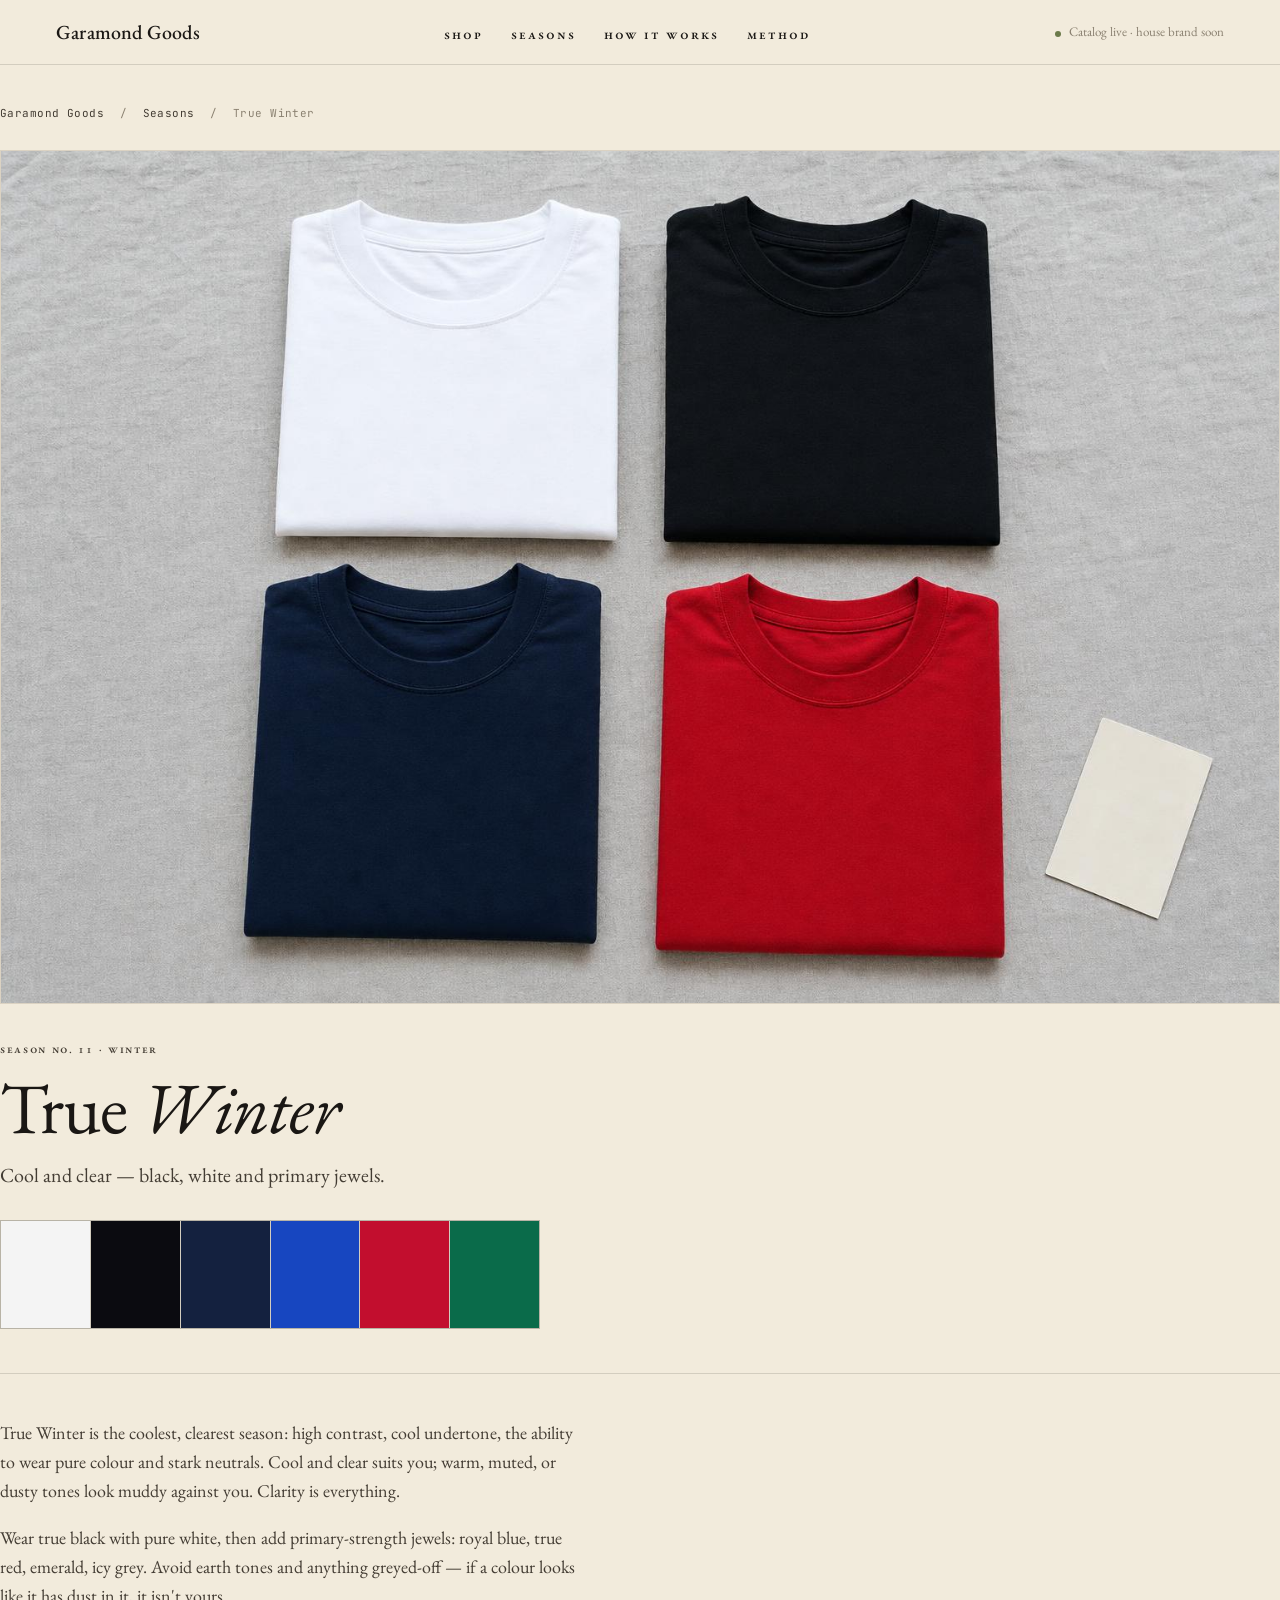
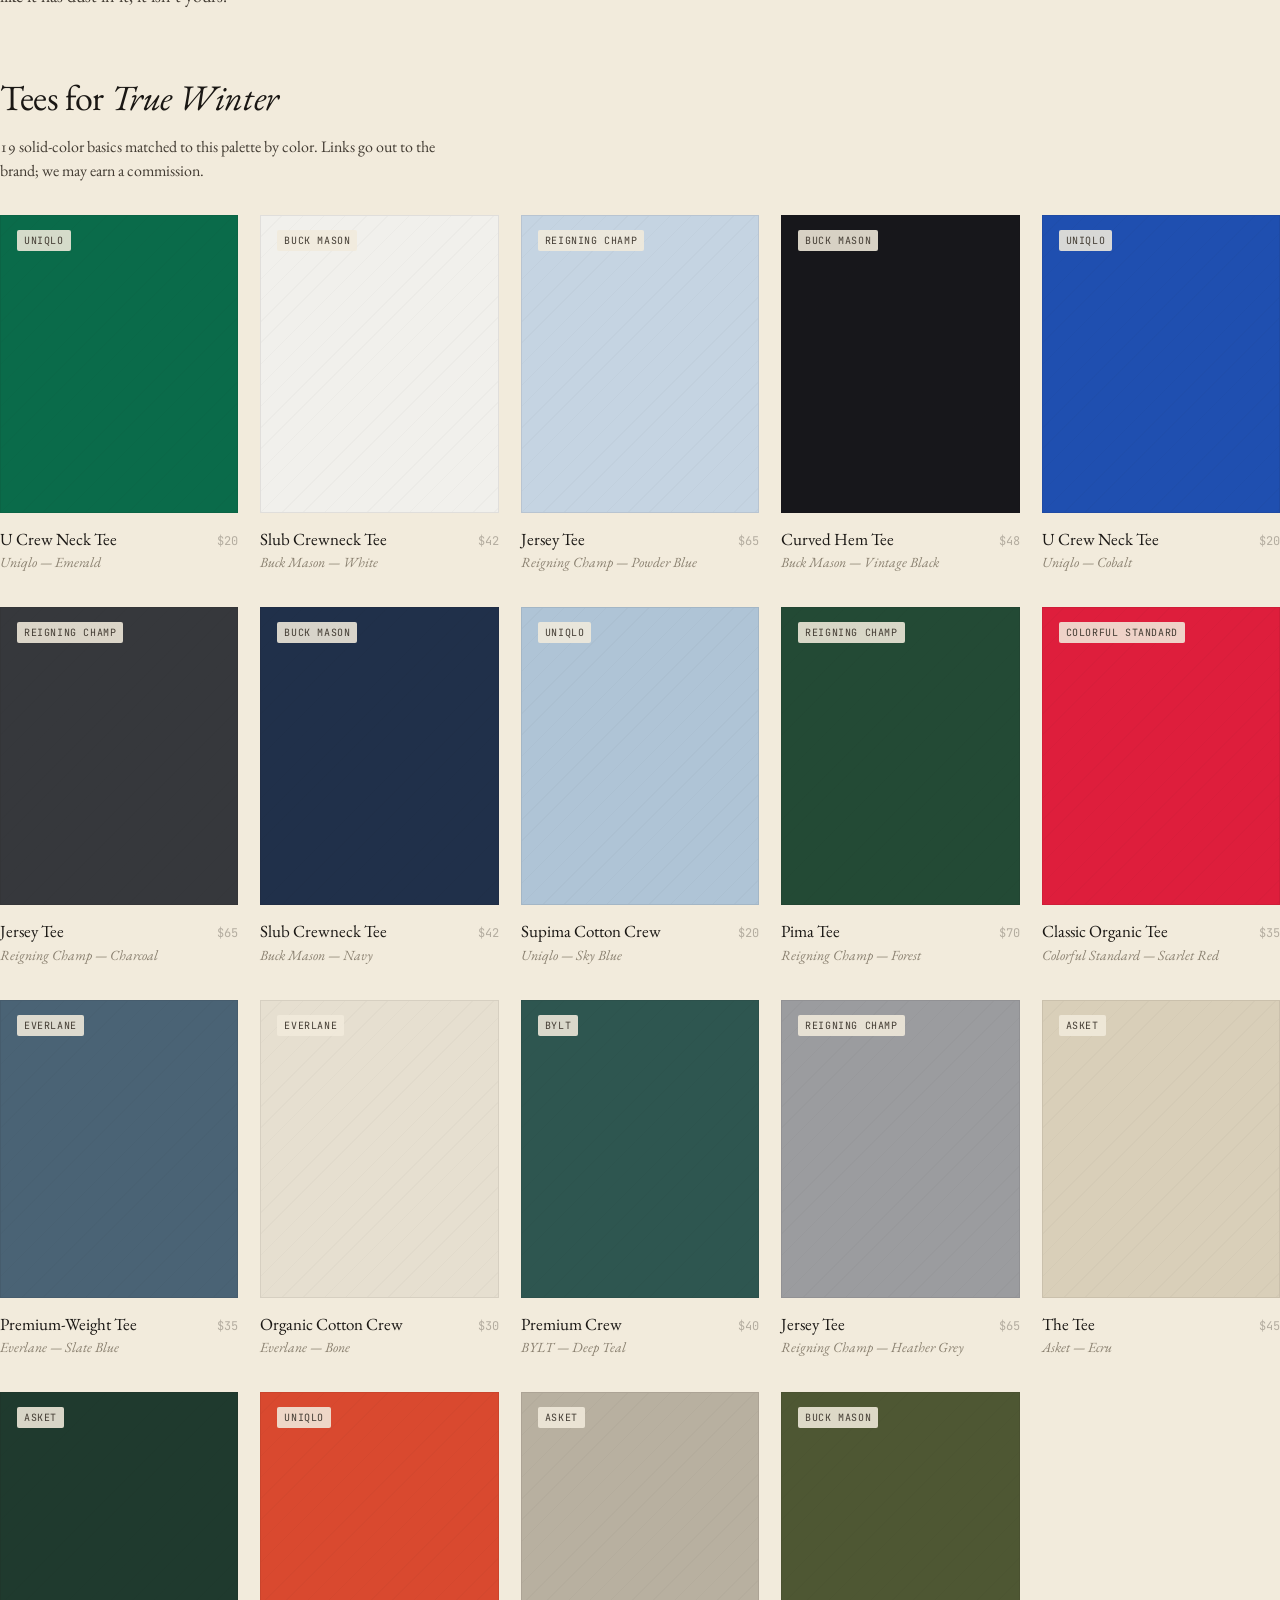
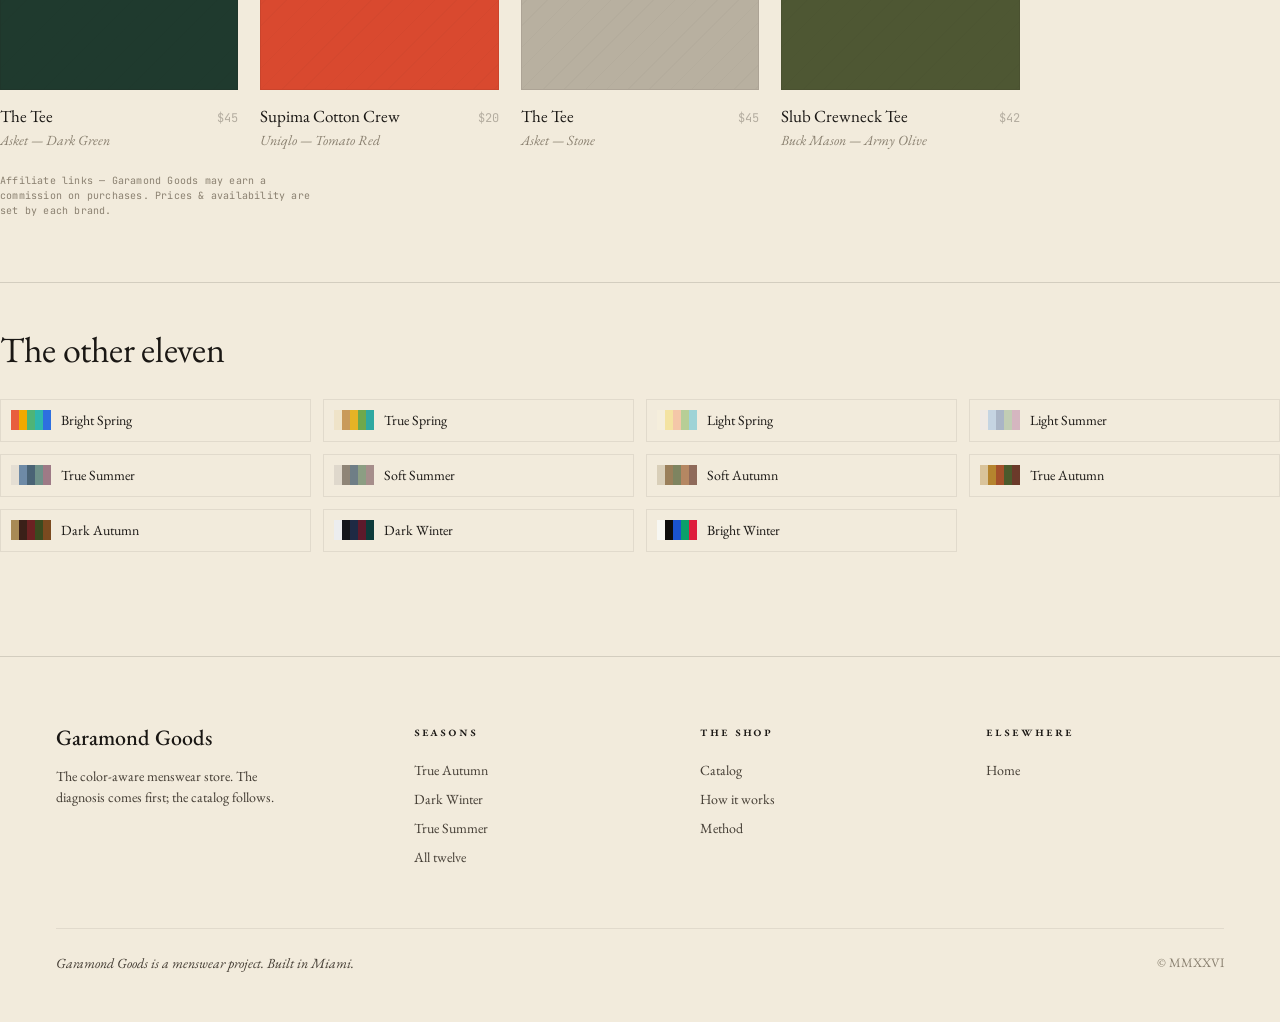
<file: seasons/true-winter.html>
<!doctype html>
<html lang="en">
<head>
<meta charset="utf-8"/>
<meta name="viewport" content="width=device-width, initial-scale=1"/>
<title>True Winter — Men's Color Palette &amp; Tees · Garamond Goods</title>
<meta name="description" content="True Winter for men: the cool, clear, high-contrast palette — your best colours, how to wear them, and solid tees matched to the season."/>
<link rel="canonical" href="https://garamondgoods.com/seasons/true-winter"/>
<meta name="theme-color" content="#1a1714"/>
<meta property="og:title" content="True Winter — Men's Color Palette & Tees"/>
<meta property="og:description" content="True Winter for men: the cool, clear, high-contrast palette — your best colours, how to wear them, and solid tees matched to the season."/>
<meta property="og:type" content="website"/>
<meta property="og:url" content="https://garamondgoods.com/seasons/true-winter"/>
<meta name="twitter:card" content="summary_large_image"/>
<link rel="preconnect" href="https://fonts.googleapis.com"/>
<link rel="preconnect" href="https://fonts.gstatic.com" crossorigin/>
<link href="https://fonts.googleapis.com/css2?family=EB+Garamond:ital,wght@0,400;0,500;0,600;1,400;1,500&family=JetBrains+Mono:wght@400;500&display=swap" rel="stylesheet"/>
<link rel="stylesheet" href="/styles.css"/>
<script type="application/ld+json">{"@context":"https://schema.org","@type":"CollectionPage","name":"True Winter — Men's Color Palette & Tees","url":"https://garamondgoods.com/seasons/true-winter","description":"True Winter for men: the cool, clear, high-contrast palette — your best colours, how to wear them, and solid tees matched to the season.","breadcrumb":{"@type":"BreadcrumbList","itemListElement":[{"@type":"ListItem","position":1,"name":"Garamond Goods","item":"https://garamondgoods.com/"},{"@type":"ListItem","position":2,"name":"Seasons","item":"https://garamondgoods.com/#seasons"},{"@type":"ListItem","position":3,"name":"True Winter","item":"https://garamondgoods.com/seasons/true-winter"}]},"mainEntity":{"@type":"ItemList","numberOfItems":19,"itemListElement":[{"@type":"ListItem","position":1,"item":{"@type":"Product","name":"Uniqlo U Crew Neck Tee — Emerald","url":"https://www.uniqlo.com/us/en","category":"Men's T-Shirt"}},{"@type":"ListItem","position":2,"item":{"@type":"Product","name":"Buck Mason Slub Crewneck Tee — White","url":"https://www.buckmason.com","category":"Men's T-Shirt"}},{"@type":"ListItem","position":3,"item":{"@type":"Product","name":"Reigning Champ Jersey Tee — Powder Blue","url":"https://www.reigningchamp.com","category":"Men's T-Shirt"}},{"@type":"ListItem","position":4,"item":{"@type":"Product","name":"Buck Mason Curved Hem Tee — Vintage Black","url":"https://www.buckmason.com","category":"Men's T-Shirt"}},{"@type":"ListItem","position":5,"item":{"@type":"Product","name":"Uniqlo U Crew Neck Tee — Cobalt","url":"https://www.uniqlo.com/us/en","category":"Men's T-Shirt"}},{"@type":"ListItem","position":6,"item":{"@type":"Product","name":"Reigning Champ Jersey Tee — Charcoal","url":"https://www.reigningchamp.com","category":"Men's T-Shirt"}},{"@type":"ListItem","position":7,"item":{"@type":"Product","name":"Buck Mason Slub Crewneck Tee — Navy","url":"https://www.buckmason.com","category":"Men's T-Shirt"}},{"@type":"ListItem","position":8,"item":{"@type":"Product","name":"Uniqlo Supima Cotton Crew — Sky Blue","url":"https://www.uniqlo.com/us/en","category":"Men's T-Shirt"}},{"@type":"ListItem","position":9,"item":{"@type":"Product","name":"Reigning Champ Pima Tee — Forest","url":"https://www.reigningchamp.com","category":"Men's T-Shirt"}},{"@type":"ListItem","position":10,"item":{"@type":"Product","name":"Colorful Standard Classic Organic Tee — Scarlet Red","url":"https://colorfulstandard.com","category":"Men's T-Shirt"}},{"@type":"ListItem","position":11,"item":{"@type":"Product","name":"Everlane Premium-Weight Tee — Slate Blue","url":"https://www.everlane.com","category":"Men's T-Shirt"}},{"@type":"ListItem","position":12,"item":{"@type":"Product","name":"Everlane Organic Cotton Crew — Bone","url":"https://www.everlane.com","category":"Men's T-Shirt"}},{"@type":"ListItem","position":13,"item":{"@type":"Product","name":"BYLT Premium Crew — Deep Teal","url":"https://www.byltbasics.com","category":"Men's T-Shirt"}},{"@type":"ListItem","position":14,"item":{"@type":"Product","name":"Reigning Champ Jersey Tee — Heather Grey","url":"https://www.reigningchamp.com","category":"Men's T-Shirt"}},{"@type":"ListItem","position":15,"item":{"@type":"Product","name":"Asket The Tee — Ecru","url":"https://www.asket.com","category":"Men's T-Shirt"}},{"@type":"ListItem","position":16,"item":{"@type":"Product","name":"Asket The Tee — Dark Green","url":"https://www.asket.com","category":"Men's T-Shirt"}},{"@type":"ListItem","position":17,"item":{"@type":"Product","name":"Uniqlo Supima Cotton Crew — Tomato Red","url":"https://www.uniqlo.com/us/en","category":"Men's T-Shirt"}},{"@type":"ListItem","position":18,"item":{"@type":"Product","name":"Asket The Tee — Stone","url":"https://www.asket.com","category":"Men's T-Shirt"}},{"@type":"ListItem","position":19,"item":{"@type":"Product","name":"Buck Mason Slub Crewneck Tee — Army Olive","url":"https://www.buckmason.com","category":"Men's T-Shirt"}}]}}</script>
</head>
<body>
<nav class="top"><div class="wrap inner">
  <a class="brand" href="/">Garamond Goods</a>
  <ul>
    <li><a href="/#catalog" class="sc">Shop</a></li>
    <li><a href="/#seasons" class="sc">Seasons</a></li>
    <li><a href="/#analysis" class="sc">How it works</a></li>
    <li><a href="/#method" class="sc">Method</a></li>
  </ul>
  <div class="status"><span class="dot"></span>Catalog live · house brand soon</div>
</div></nav>
<main class="wrap season-page">
  <nav class="crumb" aria-label="Breadcrumb"><a href="/">Garamond Goods</a> <span>/</span> <a href="/#seasons">Seasons</a> <span>/</span> True Winter</nav>
  <figure class="season-hero-figure"><img src="/img/season-true-winter.jpg" alt="Folded men's cotton tees in the True Winter palette" loading="eager"/></figure>
  <header class="season-hero">
    <div class="kicker sc">Season No. 11 · Winter</div>
    <h1 class="display">True <em>Winter</em></h1>
    <p class="subline">Cool and clear — black, white and primary jewels.</p>
    <div class="season-strip"><div class="swatches"><div class="sw" style="background:#F4F4F4" title="Pure White · #F4F4F4"><span class="hex">#F4F4F4</span></div><div class="sw" style="background:#0B0B10" title="True Black · #0B0B10"><span class="hex">#0B0B10</span></div><div class="sw" style="background:#14213F" title="Navy · #14213F"><span class="hex">#14213F</span></div><div class="sw" style="background:#1746C0" title="Royal Blue · #1746C0"><span class="hex">#1746C0</span></div><div class="sw" style="background:#C20E2E" title="True Red · #C20E2E"><span class="hex">#C20E2E</span></div><div class="sw" style="background:#0A6B4A" title="Emerald · #0A6B4A"><span class="hex">#0A6B4A</span></div></div></div>
  </header>
  <section class="season-prose">
    <p>True Winter is the coolest, clearest season: high contrast, cool undertone, the ability to wear pure colour and stark neutrals. Cool and clear suits you; warm, muted, or dusty tones look muddy against you. Clarity is everything.</p>
    <p>Wear true black with pure white, then add primary-strength jewels: royal blue, true red, emerald, icy grey. Avoid earth tones and anything greyed-off — if a colour looks like it has dust in it, it isn't yours.</p>
  </section>
  <section class="season-shop">
    <h2>Tees for <em>True Winter</em></h2>
    <p class="deck">19 solid-color basics matched to this palette by color. Links go out to the brand; we may earn a commission.</p>
    <div class="catalog-grid"><a class="product" href="https://www.uniqlo.com/us/en" target="_blank" rel="sponsored noopener nofollow" data-id="uniqlo-emerald-25" data-brand="Uniqlo" data-hex="#0A6B4A" data-season="true-winter"><div class="photo" style="background:#0A6B4A"><span class="plabel">Uniqlo</span><div class="preview"><div class="tee-wrap"><svg class="tee" viewBox="0 0 100 100" xmlns="http://www.w3.org/2000/svg" aria-hidden="true"><path d="M40,20 Q50,27 60,20 L68,23 L86,33 L79,47 L70,42 L70,86 L30,86 L30,42 L21,47 L14,33 L32,23 Z" fill="#0A6B4A" stroke="rgba(26,23,20,0.18)" stroke-width="1" stroke-linejoin="round"/><path d="M40,20 Q50,27 60,20" fill="none" stroke="rgba(255,255,255,0.35)" stroke-width="1.5"/></svg></div><span class="preview-cta">Shop at Uniqlo →</span></div></div><div class="meta"><div><div class="name">U Crew Neck Tee</div><div class="sub">Uniqlo — Emerald</div></div><div class="price">$20</div></div></a><a class="product" href="https://www.buckmason.com" target="_blank" rel="sponsored noopener nofollow" data-id="buck-mason-white-0" data-brand="Buck Mason" data-hex="#F1F0EC" data-season="true-winter"><div class="photo" style="background:#F1F0EC"><span class="plabel">Buck Mason</span><div class="preview"><div class="tee-wrap"><svg class="tee" viewBox="0 0 100 100" xmlns="http://www.w3.org/2000/svg" aria-hidden="true"><path d="M40,20 Q50,27 60,20 L68,23 L86,33 L79,47 L70,42 L70,86 L30,86 L30,42 L21,47 L14,33 L32,23 Z" fill="#F1F0EC" stroke="rgba(26,23,20,0.18)" stroke-width="1" stroke-linejoin="round"/><path d="M40,20 Q50,27 60,20" fill="none" stroke="rgba(255,255,255,0.35)" stroke-width="1.5"/></svg></div><span class="preview-cta">Shop at Buck Mason →</span></div></div><div class="meta"><div><div class="name">Slub Crewneck Tee</div><div class="sub">Buck Mason — White</div></div><div class="price">$42</div></div></a><a class="product" href="https://www.reigningchamp.com" target="_blank" rel="sponsored noopener nofollow" data-id="reigning-champ-powder-blue-10" data-brand="Reigning Champ" data-hex="#C5D4E2" data-season="true-winter"><div class="photo" style="background:#C5D4E2"><span class="plabel">Reigning Champ</span><div class="preview"><div class="tee-wrap"><svg class="tee" viewBox="0 0 100 100" xmlns="http://www.w3.org/2000/svg" aria-hidden="true"><path d="M40,20 Q50,27 60,20 L68,23 L86,33 L79,47 L70,42 L70,86 L30,86 L30,42 L21,47 L14,33 L32,23 Z" fill="#C5D4E2" stroke="rgba(26,23,20,0.18)" stroke-width="1" stroke-linejoin="round"/><path d="M40,20 Q50,27 60,20" fill="none" stroke="rgba(255,255,255,0.35)" stroke-width="1.5"/></svg></div><span class="preview-cta">Shop at Reigning Champ →</span></div></div><div class="meta"><div><div class="name">Jersey Tee</div><div class="sub">Reigning Champ — Powder Blue</div></div><div class="price">$65</div></div></a><a class="product" href="https://www.buckmason.com" target="_blank" rel="sponsored noopener nofollow" data-id="buck-mason-vintage-black-3" data-brand="Buck Mason" data-hex="#17171B" data-season="true-winter"><div class="photo" style="background:#17171B"><span class="plabel">Buck Mason</span><div class="preview"><div class="tee-wrap"><svg class="tee" viewBox="0 0 100 100" xmlns="http://www.w3.org/2000/svg" aria-hidden="true"><path d="M40,20 Q50,27 60,20 L68,23 L86,33 L79,47 L70,42 L70,86 L30,86 L30,42 L21,47 L14,33 L32,23 Z" fill="#17171B" stroke="rgba(26,23,20,0.18)" stroke-width="1" stroke-linejoin="round"/><path d="M40,20 Q50,27 60,20" fill="none" stroke="rgba(255,255,255,0.35)" stroke-width="1.5"/></svg></div><span class="preview-cta">Shop at Buck Mason →</span></div></div><div class="meta"><div><div class="name">Curved Hem Tee</div><div class="sub">Buck Mason — Vintage Black</div></div><div class="price">$48</div></div></a><a class="product" href="https://www.uniqlo.com/us/en" target="_blank" rel="sponsored noopener nofollow" data-id="uniqlo-cobalt-24" data-brand="Uniqlo" data-hex="#1F4FB0" data-season="true-winter"><div class="photo" style="background:#1F4FB0"><span class="plabel">Uniqlo</span><div class="preview"><div class="tee-wrap"><svg class="tee" viewBox="0 0 100 100" xmlns="http://www.w3.org/2000/svg" aria-hidden="true"><path d="M40,20 Q50,27 60,20 L68,23 L86,33 L79,47 L70,42 L70,86 L30,86 L30,42 L21,47 L14,33 L32,23 Z" fill="#1F4FB0" stroke="rgba(26,23,20,0.18)" stroke-width="1" stroke-linejoin="round"/><path d="M40,20 Q50,27 60,20" fill="none" stroke="rgba(255,255,255,0.35)" stroke-width="1.5"/></svg></div><span class="preview-cta">Shop at Uniqlo →</span></div></div><div class="meta"><div><div class="name">U Crew Neck Tee</div><div class="sub">Uniqlo — Cobalt</div></div><div class="price">$20</div></div></a><a class="product" href="https://www.reigningchamp.com" target="_blank" rel="sponsored noopener nofollow" data-id="reigning-champ-charcoal-7" data-brand="Reigning Champ" data-hex="#36383C" data-season="true-winter"><div class="photo" style="background:#36383C"><span class="plabel">Reigning Champ</span><div class="preview"><div class="tee-wrap"><svg class="tee" viewBox="0 0 100 100" xmlns="http://www.w3.org/2000/svg" aria-hidden="true"><path d="M40,20 Q50,27 60,20 L68,23 L86,33 L79,47 L70,42 L70,86 L30,86 L30,42 L21,47 L14,33 L32,23 Z" fill="#36383C" stroke="rgba(26,23,20,0.18)" stroke-width="1" stroke-linejoin="round"/><path d="M40,20 Q50,27 60,20" fill="none" stroke="rgba(255,255,255,0.35)" stroke-width="1.5"/></svg></div><span class="preview-cta">Shop at Reigning Champ →</span></div></div><div class="meta"><div><div class="name">Jersey Tee</div><div class="sub">Reigning Champ — Charcoal</div></div><div class="price">$65</div></div></a><a class="product" href="https://www.buckmason.com" target="_blank" rel="sponsored noopener nofollow" data-id="buck-mason-navy-1" data-brand="Buck Mason" data-hex="#20304A" data-season="true-winter"><div class="photo" style="background:#20304A"><span class="plabel">Buck Mason</span><div class="preview"><div class="tee-wrap"><svg class="tee" viewBox="0 0 100 100" xmlns="http://www.w3.org/2000/svg" aria-hidden="true"><path d="M40,20 Q50,27 60,20 L68,23 L86,33 L79,47 L70,42 L70,86 L30,86 L30,42 L21,47 L14,33 L32,23 Z" fill="#20304A" stroke="rgba(26,23,20,0.18)" stroke-width="1" stroke-linejoin="round"/><path d="M40,20 Q50,27 60,20" fill="none" stroke="rgba(255,255,255,0.35)" stroke-width="1.5"/></svg></div><span class="preview-cta">Shop at Buck Mason →</span></div></div><div class="meta"><div><div class="name">Slub Crewneck Tee</div><div class="sub">Buck Mason — Navy</div></div><div class="price">$42</div></div></a><a class="product" href="https://www.uniqlo.com/us/en" target="_blank" rel="sponsored noopener nofollow" data-id="uniqlo-sky-blue-23" data-brand="Uniqlo" data-hex="#AFC4D6" data-season="true-winter"><div class="photo" style="background:#AFC4D6"><span class="plabel">Uniqlo</span><div class="preview"><div class="tee-wrap"><svg class="tee" viewBox="0 0 100 100" xmlns="http://www.w3.org/2000/svg" aria-hidden="true"><path d="M40,20 Q50,27 60,20 L68,23 L86,33 L79,47 L70,42 L70,86 L30,86 L30,42 L21,47 L14,33 L32,23 Z" fill="#AFC4D6" stroke="rgba(26,23,20,0.18)" stroke-width="1" stroke-linejoin="round"/><path d="M40,20 Q50,27 60,20" fill="none" stroke="rgba(255,255,255,0.35)" stroke-width="1.5"/></svg></div><span class="preview-cta">Shop at Uniqlo →</span></div></div><div class="meta"><div><div class="name">Supima Cotton Crew</div><div class="sub">Uniqlo — Sky Blue</div></div><div class="price">$20</div></div></a><a class="product" href="https://www.reigningchamp.com" target="_blank" rel="sponsored noopener nofollow" data-id="reigning-champ-forest-8" data-brand="Reigning Champ" data-hex="#234A35" data-season="true-winter"><div class="photo" style="background:#234A35"><span class="plabel">Reigning Champ</span><div class="preview"><div class="tee-wrap"><svg class="tee" viewBox="0 0 100 100" xmlns="http://www.w3.org/2000/svg" aria-hidden="true"><path d="M40,20 Q50,27 60,20 L68,23 L86,33 L79,47 L70,42 L70,86 L30,86 L30,42 L21,47 L14,33 L32,23 Z" fill="#234A35" stroke="rgba(26,23,20,0.18)" stroke-width="1" stroke-linejoin="round"/><path d="M40,20 Q50,27 60,20" fill="none" stroke="rgba(255,255,255,0.35)" stroke-width="1.5"/></svg></div><span class="preview-cta">Shop at Reigning Champ →</span></div></div><div class="meta"><div><div class="name">Pima Tee</div><div class="sub">Reigning Champ — Forest</div></div><div class="price">$70</div></div></a><a class="product" href="https://colorfulstandard.com" target="_blank" rel="sponsored noopener nofollow" data-id="colorful-standard-scarlet-red-32" data-brand="Colorful Standard" data-hex="#DE1E3C" data-season="true-winter"><div class="photo" style="background:#DE1E3C"><span class="plabel">Colorful Standard</span><div class="preview"><div class="tee-wrap"><svg class="tee" viewBox="0 0 100 100" xmlns="http://www.w3.org/2000/svg" aria-hidden="true"><path d="M40,20 Q50,27 60,20 L68,23 L86,33 L79,47 L70,42 L70,86 L30,86 L30,42 L21,47 L14,33 L32,23 Z" fill="#DE1E3C" stroke="rgba(26,23,20,0.18)" stroke-width="1" stroke-linejoin="round"/><path d="M40,20 Q50,27 60,20" fill="none" stroke="rgba(255,255,255,0.35)" stroke-width="1.5"/></svg></div><span class="preview-cta">Shop at Colorful Standard →</span></div></div><div class="meta"><div><div class="name">Classic Organic Tee</div><div class="sub">Colorful Standard — Scarlet Red</div></div><div class="price">$35</div></div></a><a class="product" href="https://www.everlane.com" target="_blank" rel="sponsored noopener nofollow" data-id="everlane-slate-blue-17" data-brand="Everlane" data-hex="#4A6375" data-season="true-winter"><div class="photo" style="background:#4A6375"><span class="plabel">Everlane</span><div class="preview"><div class="tee-wrap"><svg class="tee" viewBox="0 0 100 100" xmlns="http://www.w3.org/2000/svg" aria-hidden="true"><path d="M40,20 Q50,27 60,20 L68,23 L86,33 L79,47 L70,42 L70,86 L30,86 L30,42 L21,47 L14,33 L32,23 Z" fill="#4A6375" stroke="rgba(26,23,20,0.18)" stroke-width="1" stroke-linejoin="round"/><path d="M40,20 Q50,27 60,20" fill="none" stroke="rgba(255,255,255,0.35)" stroke-width="1.5"/></svg></div><span class="preview-cta">Shop at Everlane →</span></div></div><div class="meta"><div><div class="name">Premium-Weight Tee</div><div class="sub">Everlane — Slate Blue</div></div><div class="price">$35</div></div></a><a class="product" href="https://www.everlane.com" target="_blank" rel="sponsored noopener nofollow" data-id="everlane-bone-15" data-brand="Everlane" data-hex="#E6DFD0" data-season="true-winter"><div class="photo" style="background:#E6DFD0"><span class="plabel">Everlane</span><div class="preview"><div class="tee-wrap"><svg class="tee" viewBox="0 0 100 100" xmlns="http://www.w3.org/2000/svg" aria-hidden="true"><path d="M40,20 Q50,27 60,20 L68,23 L86,33 L79,47 L70,42 L70,86 L30,86 L30,42 L21,47 L14,33 L32,23 Z" fill="#E6DFD0" stroke="rgba(26,23,20,0.18)" stroke-width="1" stroke-linejoin="round"/><path d="M40,20 Q50,27 60,20" fill="none" stroke="rgba(255,255,255,0.35)" stroke-width="1.5"/></svg></div><span class="preview-cta">Shop at Everlane →</span></div></div><div class="meta"><div><div class="name">Organic Cotton Crew</div><div class="sub">Everlane — Bone</div></div><div class="price">$30</div></div></a><a class="product" href="https://www.byltbasics.com" target="_blank" rel="sponsored noopener nofollow" data-id="bylt-deep-teal-13" data-brand="BYLT" data-hex="#2E5650" data-season="true-winter"><div class="photo" style="background:#2E5650"><span class="plabel">BYLT</span><div class="preview"><div class="tee-wrap"><svg class="tee" viewBox="0 0 100 100" xmlns="http://www.w3.org/2000/svg" aria-hidden="true"><path d="M40,20 Q50,27 60,20 L68,23 L86,33 L79,47 L70,42 L70,86 L30,86 L30,42 L21,47 L14,33 L32,23 Z" fill="#2E5650" stroke="rgba(26,23,20,0.18)" stroke-width="1" stroke-linejoin="round"/><path d="M40,20 Q50,27 60,20" fill="none" stroke="rgba(255,255,255,0.35)" stroke-width="1.5"/></svg></div><span class="preview-cta">Shop at BYLT →</span></div></div><div class="meta"><div><div class="name">Premium Crew</div><div class="sub">BYLT — Deep Teal</div></div><div class="price">$40</div></div></a><a class="product" href="https://www.reigningchamp.com" target="_blank" rel="sponsored noopener nofollow" data-id="reigning-champ-heather-grey-6" data-brand="Reigning Champ" data-hex="#9B9C9F" data-season="true-winter"><div class="photo" style="background:#9B9C9F"><span class="plabel">Reigning Champ</span><div class="preview"><div class="tee-wrap"><svg class="tee" viewBox="0 0 100 100" xmlns="http://www.w3.org/2000/svg" aria-hidden="true"><path d="M40,20 Q50,27 60,20 L68,23 L86,33 L79,47 L70,42 L70,86 L30,86 L30,42 L21,47 L14,33 L32,23 Z" fill="#9B9C9F" stroke="rgba(26,23,20,0.18)" stroke-width="1" stroke-linejoin="round"/><path d="M40,20 Q50,27 60,20" fill="none" stroke="rgba(255,255,255,0.35)" stroke-width="1.5"/></svg></div><span class="preview-cta">Shop at Reigning Champ →</span></div></div><div class="meta"><div><div class="name">Jersey Tee</div><div class="sub">Reigning Champ — Heather Grey</div></div><div class="price">$65</div></div></a><a class="product" href="https://www.asket.com" target="_blank" rel="sponsored noopener nofollow" data-id="asket-ecru-26" data-brand="Asket" data-hex="#D9CFB9" data-season="true-winter"><div class="photo" style="background:#D9CFB9"><span class="plabel">Asket</span><div class="preview"><div class="tee-wrap"><svg class="tee" viewBox="0 0 100 100" xmlns="http://www.w3.org/2000/svg" aria-hidden="true"><path d="M40,20 Q50,27 60,20 L68,23 L86,33 L79,47 L70,42 L70,86 L30,86 L30,42 L21,47 L14,33 L32,23 Z" fill="#D9CFB9" stroke="rgba(26,23,20,0.18)" stroke-width="1" stroke-linejoin="round"/><path d="M40,20 Q50,27 60,20" fill="none" stroke="rgba(255,255,255,0.35)" stroke-width="1.5"/></svg></div><span class="preview-cta">Shop at Asket →</span></div></div><div class="meta"><div><div class="name">The Tee</div><div class="sub">Asket — Ecru</div></div><div class="price">$45</div></div></a><a class="product" href="https://www.asket.com" target="_blank" rel="sponsored noopener nofollow" data-id="asket-dark-green-27" data-brand="Asket" data-hex="#1F3A2E" data-season="true-winter"><div class="photo" style="background:#1F3A2E"><span class="plabel">Asket</span><div class="preview"><div class="tee-wrap"><svg class="tee" viewBox="0 0 100 100" xmlns="http://www.w3.org/2000/svg" aria-hidden="true"><path d="M40,20 Q50,27 60,20 L68,23 L86,33 L79,47 L70,42 L70,86 L30,86 L30,42 L21,47 L14,33 L32,23 Z" fill="#1F3A2E" stroke="rgba(26,23,20,0.18)" stroke-width="1" stroke-linejoin="round"/><path d="M40,20 Q50,27 60,20" fill="none" stroke="rgba(255,255,255,0.35)" stroke-width="1.5"/></svg></div><span class="preview-cta">Shop at Asket →</span></div></div><div class="meta"><div><div class="name">The Tee</div><div class="sub">Asket — Dark Green</div></div><div class="price">$45</div></div></a><a class="product" href="https://www.uniqlo.com/us/en" target="_blank" rel="sponsored noopener nofollow" data-id="uniqlo-tomato-red-22" data-brand="Uniqlo" data-hex="#D9492F" data-season="true-winter"><div class="photo" style="background:#D9492F"><span class="plabel">Uniqlo</span><div class="preview"><div class="tee-wrap"><svg class="tee" viewBox="0 0 100 100" xmlns="http://www.w3.org/2000/svg" aria-hidden="true"><path d="M40,20 Q50,27 60,20 L68,23 L86,33 L79,47 L70,42 L70,86 L30,86 L30,42 L21,47 L14,33 L32,23 Z" fill="#D9492F" stroke="rgba(26,23,20,0.18)" stroke-width="1" stroke-linejoin="round"/><path d="M40,20 Q50,27 60,20" fill="none" stroke="rgba(255,255,255,0.35)" stroke-width="1.5"/></svg></div><span class="preview-cta">Shop at Uniqlo →</span></div></div><div class="meta"><div><div class="name">Supima Cotton Crew</div><div class="sub">Uniqlo — Tomato Red</div></div><div class="price">$20</div></div></a><a class="product" href="https://www.asket.com" target="_blank" rel="sponsored noopener nofollow" data-id="asket-stone-28" data-brand="Asket" data-hex="#B8B0A0" data-season="true-winter"><div class="photo" style="background:#B8B0A0"><span class="plabel">Asket</span><div class="preview"><div class="tee-wrap"><svg class="tee" viewBox="0 0 100 100" xmlns="http://www.w3.org/2000/svg" aria-hidden="true"><path d="M40,20 Q50,27 60,20 L68,23 L86,33 L79,47 L70,42 L70,86 L30,86 L30,42 L21,47 L14,33 L32,23 Z" fill="#B8B0A0" stroke="rgba(26,23,20,0.18)" stroke-width="1" stroke-linejoin="round"/><path d="M40,20 Q50,27 60,20" fill="none" stroke="rgba(255,255,255,0.35)" stroke-width="1.5"/></svg></div><span class="preview-cta">Shop at Asket →</span></div></div><div class="meta"><div><div class="name">The Tee</div><div class="sub">Asket — Stone</div></div><div class="price">$45</div></div></a><a class="product" href="https://www.buckmason.com" target="_blank" rel="sponsored noopener nofollow" data-id="buck-mason-army-olive-2" data-brand="Buck Mason" data-hex="#4E5733" data-season="true-winter"><div class="photo" style="background:#4E5733"><span class="plabel">Buck Mason</span><div class="preview"><div class="tee-wrap"><svg class="tee" viewBox="0 0 100 100" xmlns="http://www.w3.org/2000/svg" aria-hidden="true"><path d="M40,20 Q50,27 60,20 L68,23 L86,33 L79,47 L70,42 L70,86 L30,86 L30,42 L21,47 L14,33 L32,23 Z" fill="#4E5733" stroke="rgba(26,23,20,0.18)" stroke-width="1" stroke-linejoin="round"/><path d="M40,20 Q50,27 60,20" fill="none" stroke="rgba(255,255,255,0.35)" stroke-width="1.5"/></svg></div><span class="preview-cta">Shop at Buck Mason →</span></div></div><div class="meta"><div><div class="name">Slub Crewneck Tee</div><div class="sub">Buck Mason — Army Olive</div></div><div class="price">$42</div></div></a></div>
    <p class="disclosure">Affiliate links — Garamond Goods may earn a commission on purchases. Prices &amp; availability are set by each brand.</p>
  </section>
  <section class="season-cross">
    <h2>The other eleven</h2>
    <div class="cross-grid"><a class="cross" href="/seasons/bright-spring"><span class="cross-sw"><span style="background:#E85D3D"></span><span style="background:#F2A900"></span><span style="background:#4FB477"></span><span style="background:#2FB6AD"></span><span style="background:#2D6FE0"></span></span><span class="cross-nm">Bright Spring</span></a><a class="cross" href="/seasons/true-spring"><span class="cross-sw"><span style="background:#EFE3C8"></span><span style="background:#C99A5B"></span><span style="background:#E6B325"></span><span style="background:#6FA84B"></span><span style="background:#2FA8A1"></span></span><span class="cross-nm">True Spring</span></a><a class="cross" href="/seasons/light-spring"><span class="cross-sw"><span style="background:#F5EEDC"></span><span style="background:#F4E3A1"></span><span style="background:#F4C7A8"></span><span style="background:#B7CE96"></span><span style="background:#9ED3D6"></span></span><span class="cross-nm">Light Spring</span></a><a class="cross" href="/seasons/light-summer"><span class="cross-sw"><span style="background:#EFE9E4"></span><span style="background:#C5D4E2"></span><span style="background:#AAB5C6"></span><span style="background:#C2CDB4"></span><span style="background:#D5B6C0"></span></span><span class="cross-nm">Light Summer</span></a><a class="cross" href="/seasons/true-summer"><span class="cross-sw"><span style="background:#E4DED3"></span><span style="background:#6E8AA6"></span><span style="background:#4A6375"></span><span style="background:#6E9089"></span><span style="background:#9E7A86"></span></span><span class="cross-nm">True Summer</span></a><a class="cross" href="/seasons/soft-summer"><span class="cross-sw"><span style="background:#DFD8CC"></span><span style="background:#8F8577"></span><span style="background:#6F7E86"></span><span style="background:#8C9E83"></span><span style="background:#A68E8B"></span></span><span class="cross-nm">Soft Summer</span></a><a class="cross" href="/seasons/soft-autumn"><span class="cross-sw"><span style="background:#D9CFB9"></span><span style="background:#9A7F5A"></span><span style="background:#7E8460"></span><span style="background:#B58762"></span><span style="background:#8F6A5A"></span></span><span class="cross-nm">Soft Autumn</span></a><a class="cross" href="/seasons/true-autumn"><span class="cross-sw"><span style="background:#D9C39A"></span><span style="background:#B5842E"></span><span style="background:#A4502A"></span><span style="background:#4B5A2C"></span><span style="background:#6B3A2A"></span></span><span class="cross-nm">True Autumn</span></a><a class="cross" href="/seasons/dark-autumn"><span class="cross-sw"><span style="background:#A88A55"></span><span style="background:#3A2018"></span><span style="background:#6B2222"></span><span style="background:#3B4A1F"></span><span style="background:#7A4A1F"></span></span><span class="cross-nm">Dark Autumn</span></a><a class="cross" href="/seasons/dark-winter"><span class="cross-sw"><span style="background:#ECEDEF"></span><span style="background:#14161C"></span><span style="background:#1E2A44"></span><span style="background:#5E1A2B"></span><span style="background:#0E3B3A"></span></span><span class="cross-nm">Dark Winter</span></a><a class="cross" href="/seasons/bright-winter"><span class="cross-sw"><span style="background:#F7F7F2"></span><span style="background:#0E0E0E"></span><span style="background:#1A53D0"></span><span style="background:#0AA06A"></span><span style="background:#DE1E3C"></span></span><span class="cross-nm">Bright Winter</span></a></div>
  </section>
</main>
<footer class="foot"><div class="wrap">
  <div class="foot-grid">
    <div>
      <div class="foot-brand">Garamond Goods</div>
      <div class="foot-blurb">The color-aware menswear store. The diagnosis comes first; the catalog follows.</div>
    </div>
    <div><h4 class="sc">Seasons</h4><ul>
      <li><a href="/seasons/true-autumn">True Autumn</a></li>
      <li><a href="/seasons/dark-winter">Dark Winter</a></li>
      <li><a href="/seasons/true-summer">True Summer</a></li>
      <li><a href="/#seasons">All twelve</a></li>
    </ul></div>
    <div><h4 class="sc">The Shop</h4><ul>
      <li><a href="/#catalog">Catalog</a></li>
      <li><a href="/#analysis">How it works</a></li>
      <li><a href="/#method">Method</a></li>
    </ul></div>
    <div><h4 class="sc">Elsewhere</h4><ul>
      <li><a href="/">Home</a></li>
    </ul></div>
  </div>
  <div class="foot-line">
    <div class="tag">Garamond Goods is a menswear project. Built in Miami.</div>
    <div>© MMXXVI</div>
  </div>
</div></footer>
<script src="/log.js"></script>
<script>
document.querySelectorAll('a.product[data-id]').forEach(function(a){
  a.addEventListener('click', function(){
    if(window.ggLogClick) window.ggLogClick({product_id:a.dataset.id,brand:a.dataset.brand,season:a.dataset.season,color_hex:a.dataset.hex,href:a.href});
  });
});
</script>
</body>
</html>
</file>
<file: styles.css>
/* ================================================================
   Garamond Goods — atelier menswear color analysis
   ================================================================
   Design system:
     • Cream paper (#f2ebdc) over warm ink (#1a1714)
     • EB Garamond serif (incl. italic emphasis)
     • JetBrains Mono for small caps, plate numbers, hex labels
     • Editorial-spread layout with § section numbering
     • Hover-reveal hex strips on the twelve-season grid
   ============================================================== */

:root {
  --cream: #f2ebdc;
  --cream-deep: #ebe3d1;
  --ink: #1a1714;
  --ink-soft: #433c33;
  --ink-mute: #8a8070;
  --rule: rgba(26, 23, 20, 0.14);
  --rule-soft: rgba(26, 23, 20, 0.08);
  --serif: "EB Garamond", "Adobe Garamond Pro", Garamond, "Times New Roman", serif;
  --mono: "JetBrains Mono", ui-monospace, SFMono-Regular, Menlo, monospace;
}

* { box-sizing: border-box; }
html, body { margin: 0; padding: 0; }
html { scroll-behavior: smooth; }
body {
  background: var(--cream);
  color: var(--ink);
  font-family: var(--serif);
  font-size: 18px;
  line-height: 1.5;
  -webkit-font-smoothing: antialiased;
  text-rendering: optimizeLegibility;
  font-feature-settings: "kern", "liga", "onum";
}

/* ----- Layout ----- */
.wrap { max-width: 1280px; margin: 0 auto; padding: 0 56px; }
.rule { border: 0; border-top: 1px solid var(--rule); margin: 0; }
.rule-soft { border: 0; border-top: 1px solid var(--rule-soft); margin: 0; }

/* ----- Type primitives ----- */
.sc {
  font-variant: all-small-caps;
  letter-spacing: 0.14em;
  font-weight: 500;
}
.mono {
  font-family: var(--mono);
  font-size: 11px;
  letter-spacing: 0.04em;
  color: var(--ink-mute);
}

/* ----- Nav ----- */
nav.top {
  position: sticky;
  top: 0;
  z-index: 40;
  background: var(--cream);
  border-bottom: 1px solid var(--rule);
}
nav.top .inner {
  display: flex; align-items: center; justify-content: space-between;
  height: 64px;
}
nav.top .brand {
  font-family: var(--serif);
  font-size: 20px;
  font-weight: 500;
  letter-spacing: 0.01em;
  white-space: nowrap;
}
nav.top ul { list-style: none; display: flex; gap: 28px; margin: 0; padding: 0; }
nav.top a {
  color: var(--ink);
  text-decoration: none;
  font-size: 14px;
  white-space: nowrap;
}
nav.top a:hover { color: var(--ink-soft); }
nav.top .status { font-size: 13px; color: var(--ink-mute); white-space: nowrap; }
nav.top .status .dot {
  display: inline-block; width: 6px; height: 6px; border-radius: 50%;
  background: #6b7a4a; margin-right: 8px; vertical-align: middle;
}

/* ----- Hero ----- */
section.hero { padding: 96px 0 112px; }

.hero-grid {
  display: grid;
  grid-template-columns: 1fr 1.15fr;
  gap: 80px;
  align-items: center;
}
.kicker {
  font-size: 12px;
  margin-bottom: 36px;
  color: var(--ink-soft);
}
.kicker .bullet {
  display: inline-block;
  width: 4px; height: 4px; background: var(--ink-soft);
  border-radius: 50%;
  vertical-align: middle;
  margin: 0 10px 2px;
}
h1.display {
  font-family: var(--serif);
  font-weight: 400;
  font-size: 88px;
  line-height: 0.98;
  letter-spacing: -0.015em;
  margin: 0 0 32px;
  text-wrap: balance;
}
h1.display em { font-style: italic; font-weight: 400; }

.subline {
  font-size: 20px;
  line-height: 1.5;
  color: var(--ink-soft);
  max-width: 38ch;
  margin: 0 0 44px;
  text-wrap: pretty;
}

.cta-row { display: flex; align-items: center; gap: 28px; flex-wrap: wrap; }
.cta-link {
  font-size: 16px;
  color: var(--ink);
  text-decoration: none;
  border-bottom: 1px solid var(--ink);
  padding-bottom: 2px;
  display: inline-flex; align-items: baseline; gap: 10px;
  transition: color .2s, border-color .2s, gap .2s;
  cursor: pointer;
  background: none; border-top: 0; border-left: 0; border-right: 0;
  font-family: inherit;
  white-space: nowrap;
}
.cta-link:hover { gap: 14px; }
.cta-link .arr { font-family: var(--mono); font-size: 13px; }
.cta-aside { font-size: 13px; color: var(--ink-mute); white-space: nowrap; }

/* ----- Full-bleed hero (image fills the viewport; copy in cream over a scrim) ----- */
.hero-full {
  position: relative;
  height: calc(100svh - 64px);
  min-height: 540px;
  max-height: 940px;
  overflow: hidden;
  background: var(--ink);
}
.hero-bg {
  position: absolute;
  inset: 0;
  width: 100%;
  height: 100%;
  object-fit: cover;
  object-position: 62% center;
  display: block;
}
.hero-veil {
  position: absolute;
  inset: 0;
  background:
    linear-gradient(to right, rgba(26,23,20,0.60) 0%, rgba(26,23,20,0.16) 40%, rgba(26,23,20,0) 62%),
    linear-gradient(to top, rgba(26,23,20,0.52), rgba(26,23,20,0.12) 52%, rgba(26,23,20,0) 78%);
}
.hero-inner {
  position: relative;
  height: 100%;
  display: flex;
  flex-direction: column;
  justify-content: flex-end;
  padding-bottom: 66px;
}
.hero-copy { max-width: 640px; }
.hero-full h1.display { color: var(--cream); margin: 0 0 22px; text-shadow: 0 1px 2px rgba(26,23,20,0.35), 0 2px 26px rgba(26,23,20,0.5); }
.hero-full .subline { color: rgba(242,235,220,0.94); margin: 0 0 30px; max-width: 38ch; text-shadow: 0 1px 12px rgba(26,23,20,0.5); }
.hero-full .cta-link { color: var(--cream); border-color: rgba(242,235,220,0.55); }
.hero-full .cta-link.primary { background: var(--cream); color: var(--ink); border-color: var(--cream); }
.hero-full .cta-link.primary:hover { background: #fbf6ea; border-color: #fbf6ea; }
.hero-full .cta-aside { color: rgba(242,235,220,0.72); margin-top: 18px; white-space: normal; }
.hero-full .cta-aside .linkish { color: rgba(242,235,220,0.9); border-color: rgba(242,235,220,0.4); }
.hero-full .cta-aside .linkish:hover { color: #fff; border-color: #fff; }
@media (max-width: 880px) {
  .hero-full { height: calc(100svh - 56px); min-height: 460px; }
  .hero-inner { padding-bottom: 42px; }
  .hero-full h1.display { font-size: 48px; }
  .hero-copy { max-width: 100%; }
}

/* ----- "Shot" placeholder cards (pre-image) -----
   Shows a Pantone-style monospace shot-list framing the prompt that will
   be sent to GPT Image once wired up. The intent is that these cards stay
   recognisable as production placeholders — diagonal stripe + plate label. */
.shot {
  background: var(--cream-deep);
  border: 1px solid var(--rule);
  aspect-ratio: 5 / 4;
  position: relative;
  overflow: hidden;
}
.shot.tall { aspect-ratio: 2 / 3; }
.shot.wide { aspect-ratio: 3 / 2; }
.shot::before {
  content: "";
  position: absolute; inset: 0;
  background-image: repeating-linear-gradient(
    135deg,
    transparent 0 14px,
    rgba(26,23,20,0.025) 14px 15px
  );
  pointer-events: none;
}
.shot .label {
  position: absolute;
  left: 16px; top: 16px;
  font-family: var(--mono); font-size: 10px;
  letter-spacing: 0.08em;
  color: var(--ink-mute);
  text-transform: uppercase;
}
.shot .num {
  position: absolute; right: 16px; top: 16px;
  font-family: var(--mono); font-size: 10px; color: var(--ink-mute);
}
.shot .prompt {
  position: absolute;
  left: 24px; right: 24px; bottom: 20px;
  font-family: var(--mono); font-size: 11px; line-height: 1.55;
  color: var(--ink-soft);
  max-width: 60ch;
}
.shot .prompt .k { color: var(--ink-mute); }

/* Generated still-life covers the placeholder; the diagonal stripe + prompt
   drop away, and the mono plate labels ride on top in a small cream chip. */
.shot-img {
  position: absolute;
  inset: 0;
  width: 100%;
  height: 100%;
  object-fit: cover;
  display: block;
  z-index: 1;
}
.shot:has(.shot-img) { background: var(--ink); border: none; }
.shot:has(.shot-img)::before { display: none; }
.shot:has(.shot-img) .prompt { display: none; }
.shot:has(.shot-img) .label,
.shot:has(.shot-img) .num {
  z-index: 2;
  background: rgba(242, 235, 220, 0.82);
  padding: 3px 7px;
  border-radius: 2px;
  color: var(--ink-soft);
}

/* ----- Editorial spreads ----- */
section.spread {
  padding: 96px 0;
  border-top: 1px solid var(--rule);
}
.spread-head {
  display: grid;
  grid-template-columns: 160px 1fr 1fr;
  gap: 48px;
  padding-bottom: 56px;
  align-items: baseline;
}
.spread-head .num { font-family: var(--mono); font-size: 12px; color: var(--ink-mute); }
.spread-head h2 {
  font-family: var(--serif);
  font-weight: 400;
  font-size: 48px;
  line-height: 1.05;
  letter-spacing: -0.01em;
  margin: 0;
  text-wrap: balance;
}
.spread-head h2 em { font-style: italic; }
.spread-head .deck {
  font-size: 17px;
  color: var(--ink-soft);
  line-height: 1.55;
  max-width: 52ch;
  text-wrap: pretty;
}

/* ----- How it works ----- */
.how-grid {
  display: grid;
  grid-template-columns: 160px 1fr 1.1fr;
  gap: 48px;
  align-items: start;
}
.step {
  padding: 20px 0;
  border-top: 1px solid var(--rule-soft);
  display: grid;
  grid-template-columns: 40px 1fr;
  gap: 20px;
}
.step:last-child { border-bottom: 1px solid var(--rule-soft); }
.step .n { font-family: var(--mono); font-size: 11px; color: var(--ink-mute); padding-top: 3px; }
.step h3 {
  font-family: var(--serif);
  font-weight: 500;
  font-size: 20px;
  margin: 0 0 6px;
  letter-spacing: -0.005em;
}
.step p { margin: 0; color: var(--ink-soft); font-size: 16px; line-height: 1.55; }

.figure-caption {
  font-family: var(--mono);
  font-size: 11px;
  letter-spacing: 0.04em;
  color: var(--ink-mute);
  margin-top: 10px;
  text-align: right;
}

/* ----- Twelve seasons specimen grid ----- */
.seasons {
  display: grid;
  grid-template-columns: repeat(4, 1fr);
  gap: 30px 22px;
}
.season {
  padding: 0;
  background: transparent;
  position: relative;
}
.season-head {
  display: flex; align-items: baseline; justify-content: space-between;
  margin-bottom: 14px;
}
.season-head .name {
  font-family: var(--serif);
  font-weight: 500;
  font-size: 19px;
  letter-spacing: -0.005em;
}
.season-head .name em { font-style: italic; font-weight: 400; color: var(--ink-soft); }
.season-head .ref { font-family: var(--mono); font-size: 10px; color: var(--ink-mute); }

.swatches {
  display: grid;
  grid-template-columns: repeat(6, 1fr);
  gap: 1px;
  background: var(--rule);
  border: 1px solid var(--rule);
}
.sw {
  aspect-ratio: 1 / 1.2;
  position: relative;
  cursor: default;
}
.sw .hex {
  position: absolute;
  inset: auto 0 0 0;
  padding: 6px 0;
  text-align: center;
  font-family: var(--mono);
  font-size: 9px;
  letter-spacing: 0.04em;
  background: rgba(242, 235, 220, 0.92);
  color: var(--ink);
  opacity: 0;
  transform: translateY(4px);
  transition: opacity .2s, transform .2s;
}
.sw:hover .hex,
.swatches:hover .sw .hex { opacity: 1; transform: translateY(0); }

.season-note-wrap {
  height: 32px;
  margin-top: 8px;
  position: relative;
  overflow: hidden;
}
.season-note {
  position: absolute;
  inset: 0;
  font-family: var(--serif);
  font-style: italic;
  font-size: 13.5px;
  color: var(--ink-soft);
  line-height: 1.45;
  opacity: 0;
  transform: translateY(3px);
  transition: opacity .25s, transform .25s;
  pointer-events: none;
}
.season:hover .season-note { opacity: 1; transform: translateY(0); }

.seasons-meta {
  margin-top: 14px;
  display: flex;
  justify-content: space-between;
  font-family: var(--mono);
  font-size: 11px;
  letter-spacing: 0.04em;
  color: var(--ink-mute);
}

/* ----- Catalog filters ----- */
.filters {
  display: flex; flex-wrap: wrap; gap: 8px;
  padding: 12px 0;
  align-items: center;
  justify-content: center;
}
.filters:first-of-type { padding-top: 24px; }
.filters .label { font-size: 12px; color: var(--ink-mute); margin-right: 8px; }
.chip {
  font-family: var(--serif);
  font-size: 14px;
  padding: 7px 14px;
  border: 1px solid var(--rule);
  border-radius: 999px;
  background: transparent;
  color: var(--ink-soft);
  cursor: pointer;
  transition: all .15s;
  white-space: nowrap;
}
.chip:hover { border-color: var(--ink-soft); color: var(--ink); }
.chip.on {
  background: var(--ink);
  color: var(--cream);
  border-color: var(--ink);
}

.color-filter {
  display: flex; flex-wrap: wrap; align-items: center;
  justify-content: center;
  gap: 10px;
  padding: 12px 0 36px;
  min-height: 55px;
}
.color-filter .label { font-size: 12px; color: var(--ink-mute); margin-right: 4px; }
.color-swatch {
  position: relative;
  width: 30px; height: 30px;
  border-radius: 50%;
  padding: 0;
  background: transparent;
  border: 0;
  cursor: pointer;
  transition: transform .15s;
}
.color-swatch:hover { transform: scale(1.08); }
.color-swatch .cs-fill {
  position: absolute;
  inset: 3px;
  border-radius: 50%;
  border: 1px solid rgba(0,0,0,0.10);
  background: var(--fill, #888);
  transition: inset .15s;
}
.color-swatch.on .cs-fill { inset: 0; }
.color-swatch.on::after {
  content: "";
  position: absolute;
  inset: -4px;
  border-radius: 50%;
  border: 1px solid var(--ink);
}
.color-swatch .cs-tip {
  position: absolute;
  left: 50%; bottom: calc(100% + 8px);
  transform: translateX(-50%) translateY(2px);
  white-space: nowrap;
  background: var(--ink);
  color: var(--cream);
  font-family: var(--mono);
  font-size: 10px;
  letter-spacing: 0.04em;
  padding: 5px 9px;
  opacity: 0;
  pointer-events: none;
  transition: opacity .15s, transform .15s;
  z-index: 10;
}
.color-swatch .cs-tip .cs-name {
  font-family: var(--serif);
  font-style: italic;
  font-size: 12px;
  margin-right: 6px;
  text-transform: none;
  letter-spacing: 0;
}
.color-swatch:hover .cs-tip {
  opacity: 1;
  transform: translateX(-50%) translateY(0);
}

.color-all {
  height: 30px;
  padding: 0 14px;
  border-radius: 999px;
  border: 1px solid var(--rule);
  background: transparent;
  font-family: var(--serif);
  font-style: italic;
  font-size: 13px;
  color: var(--ink-soft);
  cursor: pointer;
  transition: all .15s;
}
.color-all:hover { border-color: var(--ink-soft); color: var(--ink); }
.color-all.on {
  background: var(--ink);
  color: var(--cream);
  border-color: var(--ink);
}

/* ----- Catalog grid ----- */
.catalog-grid {
  display: grid;
  grid-template-columns: repeat(5, 1fr);
  gap: 34px 22px;
}
.product { cursor: pointer; transition: opacity .25s; }
.product.dimmed { opacity: 0.28; }
.product .photo {
  background: var(--cream-deep);
  aspect-ratio: 4 / 5;
  position: relative;
  overflow: hidden;
  border: 1px solid var(--rule-soft);
}
.product .photo::before {
  content: "";
  position: absolute; inset: 0;
  background-image: repeating-linear-gradient(
    135deg,
    transparent 0 14px,
    rgba(26,23,20,0.025) 14px 15px
  );
}
.product .swatch-dot {
  position: absolute;
  right: 14px; top: 14px;
  width: 18px; height: 18px;
  border-radius: 50%;
  border: 1px solid rgba(0,0,0,0.08);
  box-shadow: 0 1px 3px rgba(0,0,0,0.08);
}
.product .plabel {
  position: absolute; left: 16px; top: 14px;
  font-family: var(--mono); font-size: 10px; letter-spacing: 0.06em;
  color: var(--ink-mute); text-transform: uppercase;
}
.product .pprompt {
  position: absolute; left: 18px; right: 18px; bottom: 14px;
  font-family: var(--mono); font-size: 10px; color: var(--ink-soft);
  line-height: 1.5;
}
.product .pprompt .k { color: var(--ink-mute); }
.product .alt {
  position: absolute; inset: 0;
  background: #2d2a26;
  opacity: 0;
  transition: opacity .25s;
  display: flex; align-items: center; justify-content: center;
  color: rgba(242,235,220,0.6);
  font-family: var(--mono); font-size: 10px; letter-spacing: 0.1em;
}
.product:hover .alt { opacity: 1; }
.product .meta {
  display: flex; justify-content: space-between; align-items: baseline;
  padding: 14px 0 0;
  gap: 12px;
}
.product .name { font-size: 17px; }
.product .sub { font-size: 14px; color: var(--ink-mute); font-style: italic; }
.product .price {
  font-family: var(--mono);
  font-size: 12px;
  color: var(--ink-soft);
  opacity: 0.35;
  transition: opacity .25s;
}
.product:hover .price { opacity: 1; }

.catalog-foot {
  display: flex; justify-content: space-between;
  align-items: baseline;
  margin-top: 48px;
  padding-top: 24px;
  border-top: 1px solid var(--rule-soft);
  gap: 20px;
  flex-wrap: wrap;
}

/* ----- Methodology ----- */
.method-layout {
  display: grid;
  grid-template-columns: 1fr 1.4fr;
  gap: 80px;
  align-items: start;
}
.method-side .num {
  font-family: var(--mono);
  font-size: 12px;
  color: var(--ink-mute);
  margin-bottom: 48px;
}
.method-side h2 {
  font-family: var(--serif);
  font-weight: 400;
  font-size: 48px;
  line-height: 1.05;
  letter-spacing: -0.01em;
  margin: 0;
  text-wrap: balance;
}
.method-side h2 em { font-style: italic; }
.method-figure {
  margin: 36px 0 0;
  aspect-ratio: 3 / 2;
  overflow: hidden;
  border: 1px solid var(--rule-soft);
  background: var(--cream-deep);
}
.method-figure img { width: 100%; height: 100%; object-fit: cover; display: block; }
.method-layout .body {
  max-width: 56ch;
  font-size: 18px;
  line-height: 1.6;
  color: var(--ink-soft);
}
.method-layout .body p + p { margin-top: 1em; }
.method-layout .body em { color: var(--ink); font-style: italic; }
.method-layout .body .signoff {
  font-style: italic;
  margin-top: 1.4em;
  color: var(--ink);
}

/* ----- Footer ----- */
footer.foot {
  border-top: 1px solid var(--rule);
  padding: 64px 0 48px;
  margin-top: 80px;
}
.foot-grid {
  display: grid;
  grid-template-columns: 1.3fr 1fr 1fr 1fr;
  gap: 48px;
  margin-bottom: 56px;
}
.foot-grid h4 {
  font-family: var(--serif);
  font-size: 14px;
  font-weight: 500;
  margin: 0 0 14px;
}
.foot-grid ul { list-style: none; padding: 0; margin: 0; }
.foot-grid li { padding: 4px 0; font-size: 14px; color: var(--ink-soft); }
.foot-grid a { color: inherit; text-decoration: none; }
.foot-grid a:hover { color: var(--ink); }
.foot-blurb {
  font-size: 14px;
  color: var(--ink-soft);
  max-width: 34ch;
  line-height: 1.5;
}
.foot-brand {
  font-family: var(--serif);
  font-size: 22px;
  font-weight: 500;
  margin-bottom: 12px;
}
.foot-line {
  padding-top: 24px;
  border-top: 1px solid var(--rule-soft);
  display: flex; justify-content: space-between;
  font-size: 13px;
  color: var(--ink-mute);
  gap: 16px;
  flex-wrap: wrap;
}
.foot-line .tag {
  font-family: var(--serif);
  font-style: italic;
  font-size: 14px;
  color: var(--ink-soft);
}

/* ----- Scroll fade-in ----- */
.fade-in {
  opacity: 0;
  transform: translateY(14px);
  transition: opacity .9s cubic-bezier(.2,.6,.2,1), transform .9s cubic-bezier(.2,.6,.2,1);
}
.fade-in.is-visible { opacity: 1; transform: none; }

/* ----- Upload modal ----- */
.modal-backdrop {
  position: fixed; inset: 0;
  background: rgba(26,23,20,0.55);
  backdrop-filter: blur(6px);
  -webkit-backdrop-filter: blur(6px);
  z-index: 80;
  display: flex; align-items: center; justify-content: center;
  opacity: 0; pointer-events: none;
  transition: opacity .25s;
}
.modal-backdrop.open { opacity: 1; pointer-events: auto; }
.modal {
  background: var(--cream);
  width: min(680px, calc(100vw - 48px));
  padding: 40px 40px 32px;
  border: 1px solid var(--rule);
  transform: translateY(12px);
  transition: transform .3s cubic-bezier(.2,.6,.2,1);
  position: relative;
  max-height: calc(100vh - 48px);
  overflow-y: auto;
}
.modal-backdrop.open .modal { transform: none; }
.modal h3 {
  font-family: var(--serif); font-weight: 400;
  font-size: 32px; margin: 0 0 6px; letter-spacing: -0.01em;
}
.modal h3 em { font-style: italic; }
.modal .sub { color: var(--ink-soft); font-size: 16px; margin-bottom: 28px; max-width: 52ch; }
.modal .close {
  position: absolute; top: 20px; right: 20px;
  background: none; border: 0; cursor: pointer;
  font-family: var(--mono); font-size: 11px; color: var(--ink-mute);
  letter-spacing: 0.1em;
}
.modal .close:hover { color: var(--ink); }
.drop {
  border: 1px dashed rgba(26,23,20,0.3);
  padding: 40px 24px;
  text-align: center;
  background: var(--cream-deep);
  transition: border-color .2s, background .2s;
}
.drop.hover { border-color: var(--ink); background: #ede5d0; }
.drop .glyph {
  font-family: var(--serif); font-size: 32px; font-style: italic; color: var(--ink-soft);
  margin-bottom: 8px;
}
.drop .t { font-size: 16px; margin-bottom: 4px; }
.drop .s { font-size: 13px; color: var(--ink-mute); }
.drop .browse {
  display: inline-block; margin-top: 14px;
  font-size: 14px; border-bottom: 1px solid var(--ink);
  padding-bottom: 2px; cursor: pointer;
}

.modal .specs {
  display: grid; grid-template-columns: 1fr 1fr 1fr;
  gap: 24px; margin-top: 24px;
  padding-top: 20px; border-top: 1px solid var(--rule-soft);
}
.modal .specs .item .l { font-family: var(--mono); font-size: 10px; color: var(--ink-mute); letter-spacing: 0.1em; margin-bottom: 4px; }
.modal .specs .item .v { font-size: 14px; color: var(--ink-soft); }

.modal .thumbs {
  display: grid; grid-template-columns: repeat(5, 1fr); gap: 8px;
  margin-top: 20px;
}
.modal .thumb {
  aspect-ratio: 1;
  background: var(--cream-deep);
  border: 1px solid var(--rule);
  display: flex; align-items: center; justify-content: center;
  font-family: var(--mono); font-size: 10px; color: var(--ink-mute);
}
.modal .thumb.filled {
  background: #8a7e5c;
  border-color: rgba(0,0,0,0.1);
  color: transparent;
}

/* ================================================================
   Responsive — single tablet/mobile breakpoint.
   The artifact was designed at 1440 desktop. We don't try to
   re-imagine the layout for phones; we just stack and scale so
   the page is usable below 800px.
   ============================================================== */
/* Mid-width step-downs for the denser catalog + season grids */
@media (max-width: 1180px) {
  .catalog-grid { grid-template-columns: repeat(3, 1fr); }
}
@media (max-width: 1000px) {
  .seasons { grid-template-columns: repeat(2, 1fr); }
}

@media (max-width: 880px) {
  body { font-size: 17px; }
  .wrap { padding: 0 22px; }

  /* Nav — drop the link list on small screens; keep brand + status */
  nav.top .inner { height: 56px; }
  nav.top ul { display: none; }
  nav.top .status { font-size: 12px; }

  /* Hero */
  section.hero { padding: 56px 0 64px; }
  .hero-grid { grid-template-columns: 1fr; gap: 48px; }
  h1.display { font-size: 52px; line-height: 1.0; }
  .subline { font-size: 18px; }

  /* Spreads */
  section.spread { padding: 64px 0; }
  .spread-head {
    grid-template-columns: 1fr;
    gap: 18px;
    padding-bottom: 36px;
  }
  .spread-head h2 { font-size: 36px; }

  /* How it works */
  .how-grid { grid-template-columns: 1fr; gap: 36px; }

  /* Seasons — 2 columns on tablet, 1 on phone */
  .seasons { grid-template-columns: repeat(2, 1fr); }
  .season-note-wrap { height: 40px; }
  .seasons-meta { flex-direction: column; gap: 4px; }

  /* Catalog */
  .catalog-grid { grid-template-columns: repeat(2, 1fr); gap: 28px 16px; }
  .filters { justify-content: flex-start; }
  .color-filter { justify-content: flex-start; }

  /* Method */
  .method-layout { grid-template-columns: 1fr; gap: 32px; }
  .method-side h2 { font-size: 36px; }

  /* Footer */
  .foot-grid { grid-template-columns: 1fr 1fr; gap: 36px; }
  .foot-line { flex-direction: column; align-items: flex-start; }

  /* Modal */
  .modal { padding: 28px 22px 24px; }
  .modal h3 { font-size: 26px; }
  .modal .specs { grid-template-columns: 1fr; gap: 14px; }
  .modal .thumbs { grid-template-columns: repeat(5, 1fr); }
}

@media (max-width: 500px) {
  .seasons { grid-template-columns: 1fr; }
  h1.display { font-size: 44px; }
  .spread-head h2 { font-size: 30px; }
  .method-side h2 { font-size: 30px; }
}

/* ================================================================
   Aggregator + two-door hero — added with the live catalog build
   ============================================================== */

/* Primary hero door — filled pill; secondary stays an underline link */
.cta-link.primary {
  background: var(--ink);
  color: var(--cream);
  border: 1px solid var(--ink);
  border-radius: 999px;
  padding: 13px 24px;
}
.cta-link.primary:hover { background: var(--ink-soft); border-color: var(--ink-soft); }

/* Inline text-link button (e.g. "preview it →") */
.linkish {
  background: none;
  border: 0;
  border-bottom: 1px solid var(--rule);
  padding: 0 0 1px;
  font-family: inherit;
  font-size: inherit;
  color: var(--ink-soft);
  cursor: pointer;
}
.linkish:hover { color: var(--ink); border-color: var(--ink); }

/* Season cards are links to the per-season pages */
a.season {
  display: block;
  text-decoration: none;
  color: inherit;
  cursor: pointer;
  transition: background .15s;
}
.season:hover { background: rgba(26, 23, 20, 0.035); }

/* Season cards carry their flat-lay photo above the palette (bleeds to edges) */
.season-photo {
  margin: 0 0 11px;
  aspect-ratio: 5 / 2;
  overflow: hidden;
  background: var(--cream-deep);
}
.season-photo img {
  width: 100%;
  height: 100%;
  object-fit: cover;
  display: block;
  transition: transform .5s cubic-bezier(.2, .6, .2, 1);
}
.season:hover .season-photo img { transform: scale(1.035); }

/* Full-bleed spectrum band — one bold photographic moment */
.band {
  border-top: 1px solid var(--rule);
  border-bottom: 1px solid var(--rule);
  background: var(--cream-deep);
  position: relative;
}
.band-figure { margin: 0; aspect-ratio: 16 / 5; overflow: hidden; }
.band-figure img { width: 100%; height: 100%; object-fit: cover; display: block; }
.band-cap {
  position: absolute;
  left: 0; right: 0; bottom: 0;
  display: flex;
  justify-content: space-between;
  padding: 14px 56px;
  font-family: var(--mono);
  font-size: 11px;
  letter-spacing: 0.06em;
  color: rgba(242, 235, 220, 0.92);
  background: linear-gradient(to top, rgba(26, 23, 20, 0.5), rgba(26, 23, 20, 0));
  pointer-events: none;
}
@media (max-width: 880px) {
  .band-figure { aspect-ratio: 3 / 2; }
  .band-cap { padding: 10px 22px; font-size: 10px; }
}

/* Product cards are now outbound affiliate links; the "photo" is the
   garment color itself until product-feed imagery is wired. */
a.product { text-decoration: none; color: inherit; display: block; }
.product .plabel {
  background: rgba(242, 235, 220, 0.88);
  padding: 3px 7px;
  border-radius: 2px;
  color: var(--ink-soft);
}

/* Tinted tee mockup — revealed on hover (shown by default on touch) */
.product .preview {
  position: absolute;
  inset: 0;
  background: var(--cream);
  display: flex;
  flex-direction: column;
  align-items: center;
  justify-content: center;
  gap: 12px;
  padding: 18px;
  opacity: 0;
  transition: opacity .25s;
}
.product:hover .preview { opacity: 1; }
.product .preview .tee-wrap { width: 64%; max-width: 150px; }
.product .preview svg.tee {
  width: 100%;
  height: auto;
  display: block;
  filter: drop-shadow(0 7px 16px rgba(26, 23, 20, 0.18));
}
.product .preview .preview-cta {
  font-family: var(--mono);
  font-size: 10px;
  letter-spacing: 0.1em;
  text-transform: uppercase;
  color: var(--ink-soft);
}
@media (hover: none) {
  .product .preview { opacity: 1; }
}

/* FTC affiliate disclosure under the catalog */
.disclosure {
  font-family: var(--mono);
  font-size: 10px;
  line-height: 1.5;
  letter-spacing: 0.02em;
  color: var(--ink-mute);
  max-width: 54ch;
  text-align: right;
}

/* Catalog "lookbook" lede — sleek single + the rail, as a two-up.
   .wide carries a 3:2 aspect so the rail is shown uncropped and drives the row
   height; the grid stretches .tall to match, cropping the close-up to its center. */
.boho-pair {
  display: grid;
  grid-template-columns: 1fr 1.5fr;
  gap: 14px;
  margin: 8px 0 44px;
  align-items: stretch;
}
.boho-pair > div {
  overflow: hidden;
  border: 1px solid var(--rule-soft);
  background: var(--cream-deep);
}
.boho-pair .wide { aspect-ratio: 3 / 2; }
.boho-pair img { width: 100%; height: 100%; object-fit: cover; display: block; }
@media (max-width: 880px) {
  .boho-pair { grid-template-columns: 1fr; }
  .boho-pair .tall { aspect-ratio: 4 / 5; }
  .boho-pair .wide { aspect-ratio: 3 / 2; }
}

/* Catalog lede — one calm full-width band (the flat-lay), not a busy pair */
.catalog-lede {
  margin: 0 0 44px;
  overflow: hidden;
  background: var(--cream-deep);
}
.catalog-lede img {
  width: 100%;
  height: auto;
  display: block;
  aspect-ratio: 2 / 1;
  object-fit: cover;
}

/* Empty state when a color filter has no matches */
.catalog-empty {
  grid-column: 1 / -1;
  padding: 36px 0;
  color: var(--ink-soft);
  font-style: italic;
  font-size: 16px;
}

/* Offset anchor / scroll targets so the two-door jumps clear the sticky nav */
section[id] { scroll-margin-top: 84px; }

/* ----- Per-season SEO pages ----- */
.season-page { padding: 40px 0 24px; }
.season-hero-figure { margin: 0 0 36px; border: 1px solid var(--rule-soft); overflow: hidden; background: var(--cream-deep); }
.season-hero-figure img { display: block; width: 100%; height: auto; aspect-ratio: 3 / 2; object-fit: cover; }
.crumb { font-family: var(--mono); font-size: 11px; letter-spacing: 0.04em; color: var(--ink-mute); margin-bottom: 28px; }
.crumb a { color: var(--ink-soft); text-decoration: none; }
.crumb a:hover { color: var(--ink); }
.crumb span { margin: 0 8px; }
.season-hero { padding-bottom: 44px; border-bottom: 1px solid var(--rule); margin-bottom: 44px; }
.season-hero .kicker { margin-bottom: 14px; }
.season-hero h1.display { font-size: 72px; margin: 0 0 18px; }
.season-hero .subline { margin: 0; max-width: 46ch; }
.season-strip { max-width: 540px; margin-top: 30px; }
.season-prose { max-width: 64ch; margin-bottom: 60px; }
.season-prose p { font-size: 18px; line-height: 1.62; color: var(--ink-soft); margin: 0 0 1em; }
.season-page h2 { font-family: var(--serif); font-weight: 400; font-size: 36px; letter-spacing: -0.01em; margin: 0 0 10px; }
.season-page h2 em { font-style: italic; }
.season-shop { margin-bottom: 64px; }
.season-shop .deck { color: var(--ink-soft); font-size: 16px; margin: 0 0 32px; max-width: 58ch; }
.season-shop .disclosure { text-align: left; margin-top: 22px; }
.season-cross { border-top: 1px solid var(--rule); padding-top: 40px; }
.cross-grid { display: grid; grid-template-columns: repeat(4, 1fr); gap: 12px; margin-top: 22px; }
.cross { display: flex; align-items: center; gap: 10px; text-decoration: none; color: inherit; padding: 10px; border: 1px solid var(--rule-soft); transition: border-color .15s, background .15s; }
.cross:hover { border-color: var(--ink-soft); background: rgba(26, 23, 20, 0.02); }
.cross-sw { display: inline-flex; flex-shrink: 0; }
.cross-sw span { width: 8px; height: 20px; display: inline-block; }
.cross-nm { font-size: 14px; }
@media (max-width: 880px) {
  .season-hero h1.display { font-size: 48px; }
  .cross-grid { grid-template-columns: repeat(2, 1fr); }
}
</file>
